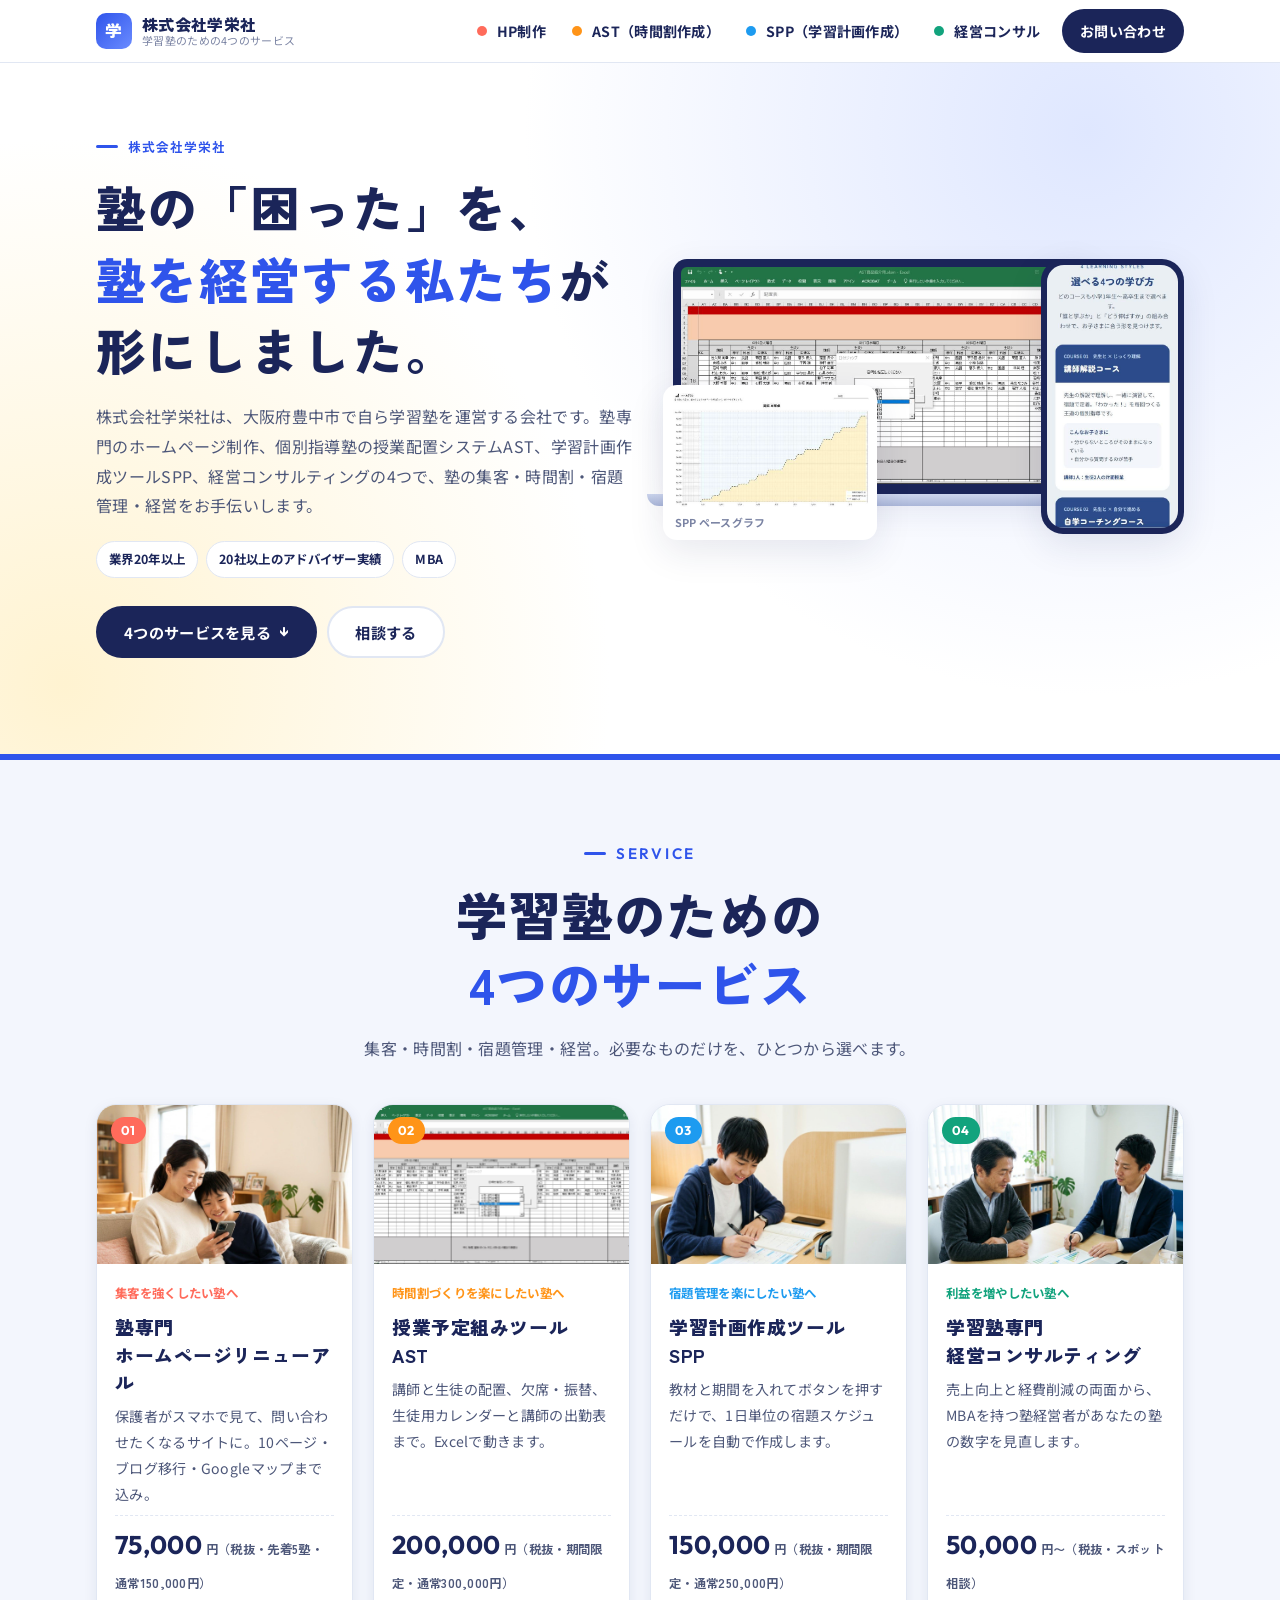
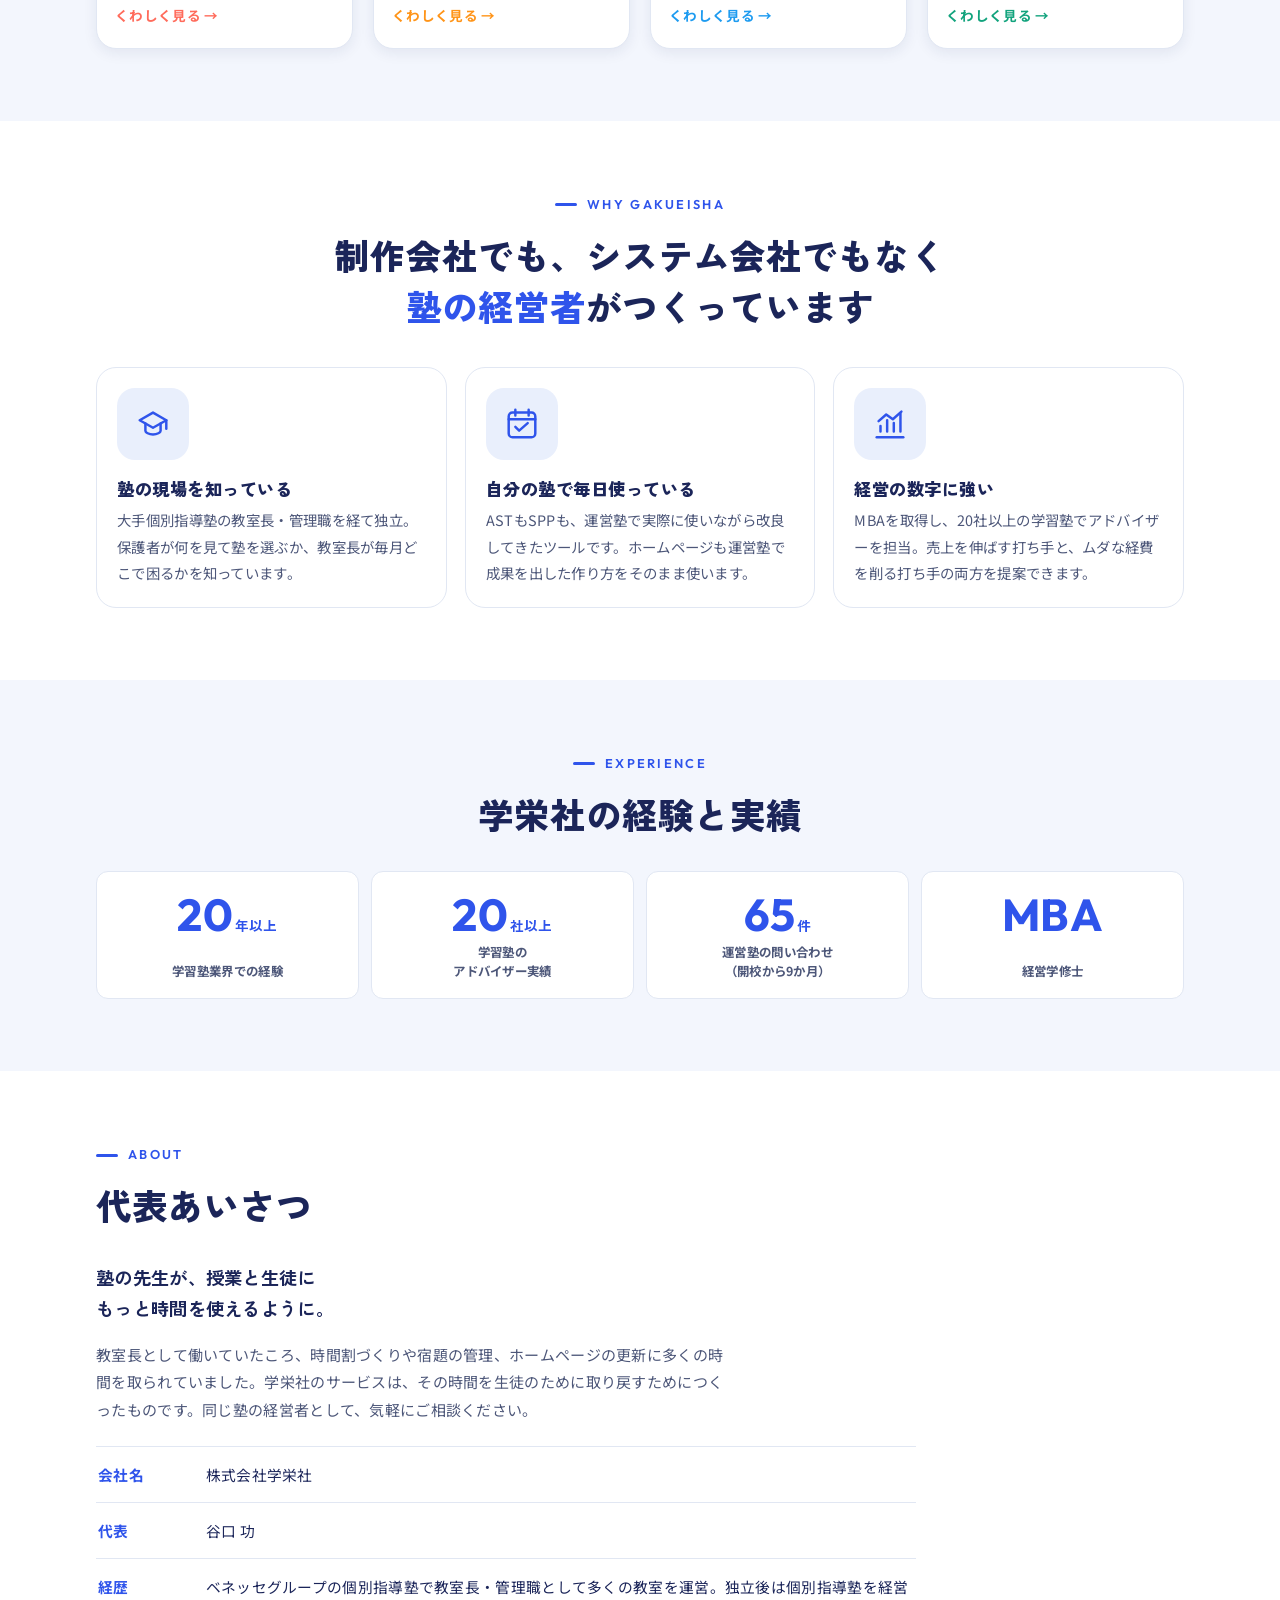
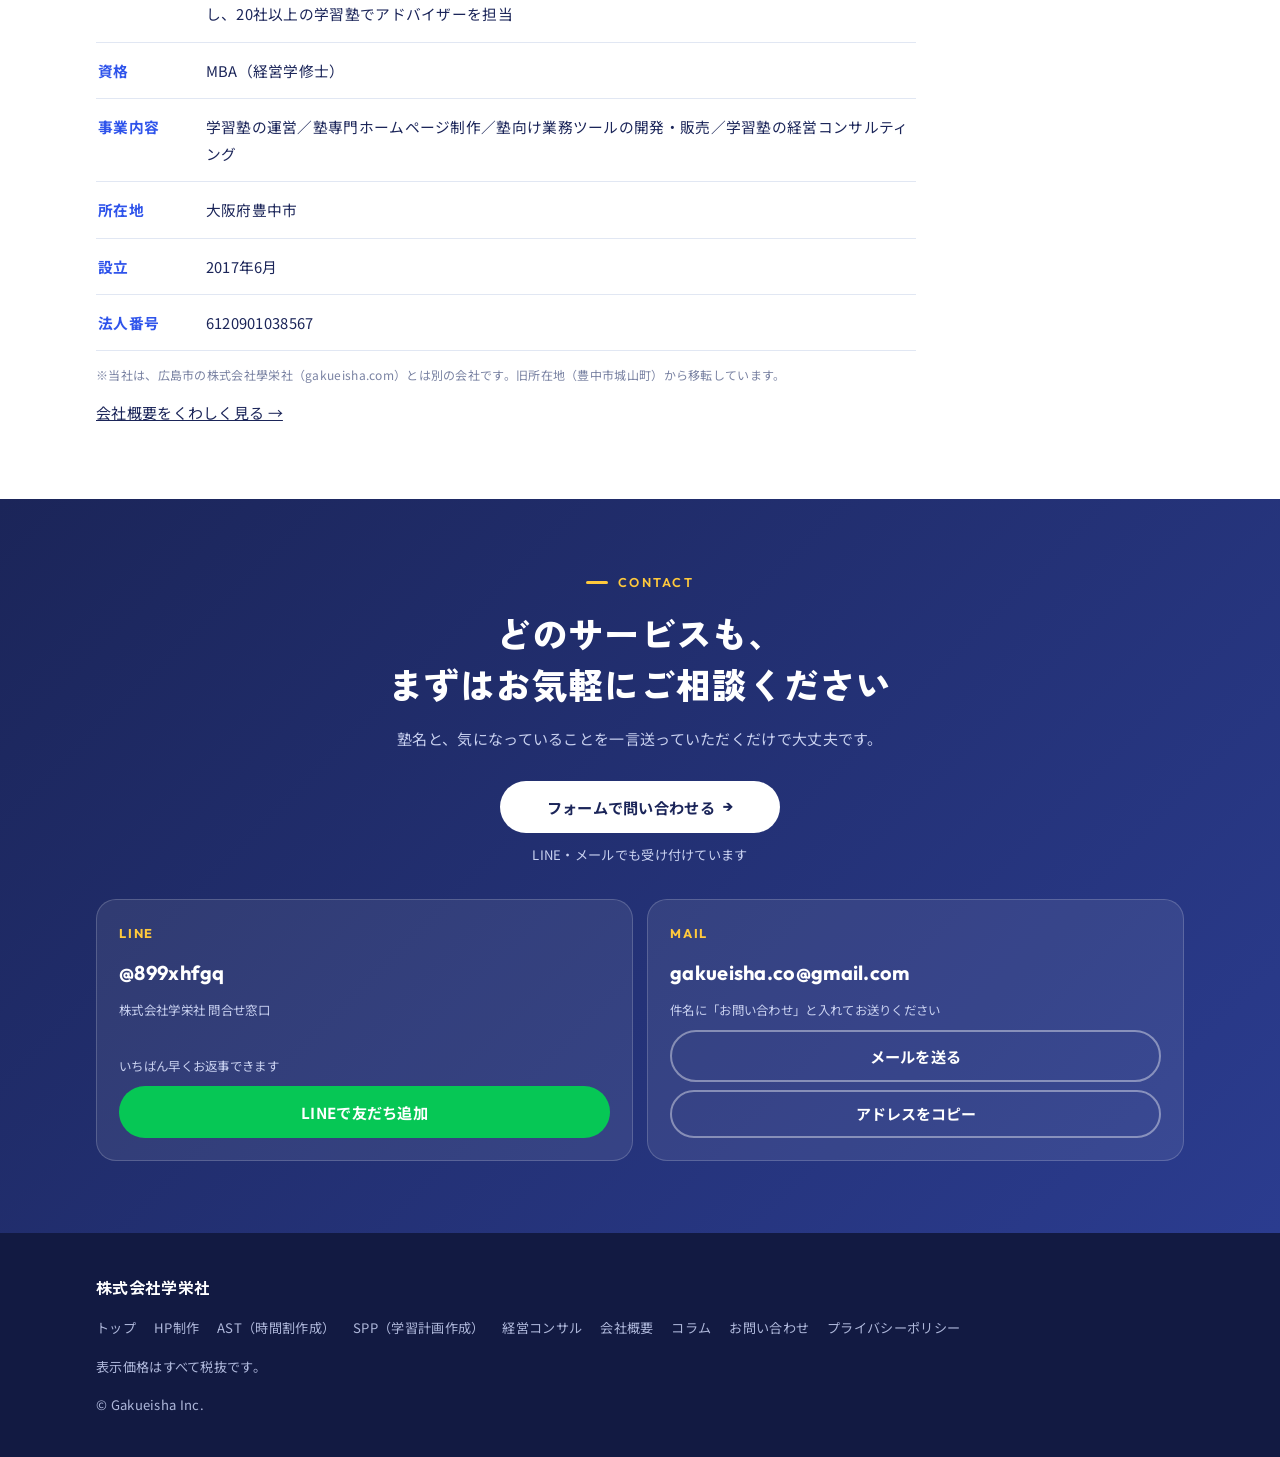
<file: index.html>
<!doctype html>
<html lang="ja">
<head>
<meta charset="utf-8">
<meta name="viewport" content="width=device-width, initial-scale=1, viewport-fit=cover">
<title>株式会社学栄社｜個別指導塾の授業配置システム・塾専門HP制作・経営コンサル</title>
<meta name="description" content="学習塾を運営する株式会社学栄社が、塾のための4つのサービスを提供。個別指導塾の授業配置システムAST、学習計画作成ツールSPP、塾専門ホームページリニューアル、学習塾専門の経営コンサルティング。">
<link rel="preconnect" href="https://fonts.googleapis.com"><link rel="preconnect" href="https://fonts.gstatic.com" crossorigin>
<link rel="stylesheet" href="https://fonts.googleapis.com/css2?family=Zen+Kaku+Gothic+New:wght@500;700;900&family=Noto+Sans+JP:wght@400;500;700&family=Outfit:wght@500;600;700;800&display=swap">
<!--SEO-->
<link rel="canonical" href="https://gakueisha.jp/">
<meta property="og:type" content="website">
<meta property="og:site_name" content="株式会社学栄社">
<meta property="og:title" content="株式会社学栄社｜個別指導塾の授業配置システム・塾専門HP制作・経営コンサル">
<meta property="og:description" content="学習塾を運営する株式会社学栄社が、塾のための4つのサービスを提供。個別指導塾の授業配置システムAST、学習計画作成ツールSPP、塾専門ホームページリニューアル、学習塾専門の経営コンサルティング。">
<meta property="og:url" content="https://gakueisha.jp/">
<meta property="og:image" content="https://gakueisha.jp/img/og.jpg">
<meta property="og:locale" content="ja_JP">
<meta name="twitter:card" content="summary_large_image">
<link rel="icon" href="img/favicon.svg" type="image/svg+xml">
<script type="application/ld+json">{"@context": "https://schema.org", "@graph": [{"@type": "Organization", "@id": "https://gakueisha.jp/#org", "name": "株式会社学栄社", "alternateName": "Gakueisha Inc.", "url": "https://gakueisha.jp/", "logo": "https://gakueisha.jp/img/og.jpg", "email": "gakueisha.co@gmail.com", "address": {"@type": "PostalAddress", "addressRegion": "大阪府", "addressLocality": "豊中市", "addressCountry": "JP"}, "foundingDate": "2017-06", "identifier": {"@type": "PropertyValue", "propertyID": "法人番号", "value": "6120901038567"}, "sameAs": ["https://info.gbiz.go.jp/hojin/ichiran?hojinBango=6120901038567"]}, {"@type": "WebSite", "name": "株式会社学栄社", "url": "https://gakueisha.jp/", "publisher": {"@id": "https://gakueisha.jp/#org"}, "inLanguage": "ja"}]}</script>
<!--/SEO-->
<link rel="stylesheet" href="site.css">
<style>.eyebrow-jp{text-transform:none;letter-spacing:.08em;font-family:var(--f-jp)}</style>
<!-- Google tag (gtag.js) -->
<script async src="https://www.googletagmanager.com/gtag/js?id=G-DGD4G7DNEV"></script>
<script>window.dataLayer=window.dataLayer||[];function gtag(){dataLayer.push(arguments);}gtag('js',new Date());gtag('config','G-DGD4G7DNEV');</script>
</head>
<body data-page="top">
<header class="top"><div class="wrap"><a class="logo" href="./"><span class="mk">学</span><span><b>株式会社学栄社</b><small>学習塾のための4つのサービス</small></span></a><button class="menu-btn" type="button" aria-label="メニュー" aria-expanded="false"><span></span></button><nav class="gnav"><a href="hp.html"><i style="background:var(--hp)"></i>HP制作</a><a href="ast.html"><i style="background:var(--ast)"></i>AST（時間割作成）</a><a href="spp.html"><i style="background:var(--spp)"></i>SPP（学習計画作成）</a><a href="consult.html"><i style="background:var(--con)"></i>経営コンサル</a><a class="cta" href="contact.html">お問い合わせ</a></nav></div></header>

<section class="t-hero">
  <div class="wrap grid">
    <div>
      <p class="eyebrow eyebrow-jp">株式会社学栄社</p>
      <h1>塾の「困った」を、<br><span class="c">塾を経営する私たち</span>が<br>形にしました。</h1>
      <p class="lead">株式会社学栄社は、大阪府豊中市で自ら学習塾を運営する会社です。塾専門のホームページ制作、個別指導塾の授業配置システムAST、学習計画作成ツールSPP、経営コンサルティングの4つで、塾の集客・時間割・宿題管理・経営をお手伝いします。</p>
      <div class="chips"><span>業界20年以上</span><span>20社以上のアドバイザー実績</span><span>MBA</span></div>
      <div class="btns"><a class="btn btn-ink" href="#service">4つのサービスを見る <span class="arw">↓</span></a><a class="btn btn-ghost" href="#contact">相談する</a></div>
    </div>
    <div class="collage rv">
      <div class="laptop"><img src="img/ast-timetable.jpg" alt="授業予定組みツールASTの配置表画面" width="1200" height="641"></div>
      <div class="phone"><img src="img/case-course.jpg" alt="制作したホームページのスマホ表示" width="399" height="800"></div>
      <div class="float"><img src="img/spp-graph.jpg" alt="SPPのペースグラフ" width="675" height="389"><p>SPP ペースグラフ</p></div>
    </div>
  </div>
</section>

<section id="service" class="bg-soft">
  <div class="wrap">
    <div class="center svc-head"><p class="eyebrow">Service</p><h2 class="h2 big">学習塾のための<br><em>4つのサービス</em></h2>
    <p class="lead">集客・時間割・宿題管理・経営。必要なものだけを、ひとつから選べます。</p></div>
    <div class="svc">
      <a class="s-hp rv" href="hp.html">
        <div class="thumb"><span class="no">01</span><img src="img/p01.jpg" alt="スマホで塾のホームページを見る保護者" width="800" height="600"></div>
        <div class="body"><p class="for">集客を強くしたい塾へ</p><h3>塾専門<br>ホームページリニューアル</h3><p class="desc">保護者がスマホで見て、問い合わせたくなるサイトに。10ページ・ブログ移行・Googleマップまで込み。</p><p class="meta">75,000<small>円（税抜・先着5塾・通常150,000円）</small></p><span class="go">くわしく見る →</span></div>
      </a>
      <a class="s-ast rv" href="ast.html">
        <div class="thumb"><span class="no">02</span><img src="img/ast-timetable.jpg" alt="ASTの配置表画面" width="1200" height="641"></div>
        <div class="body"><p class="for">時間割づくりを楽にしたい塾へ</p><h3>授業予定組みツール<br>AST</h3><p class="desc">講師と生徒の配置、欠席・振替、生徒用カレンダーと講師の出勤表まで。Excelで動きます。</p><p class="meta">200,000<small>円（税抜・期間限定・通常300,000円）</small></p><span class="go">くわしく見る →</span></div>
      </a>
      <a class="s-spp rv" href="spp.html">
        <div class="thumb"><span class="no">03</span><img src="img/p07.jpg" alt="学習計画表を見ながら自習する中学生" width="900" height="649"></div>
        <div class="body"><p class="for">宿題管理を楽にしたい塾へ</p><h3>学習計画作成ツール<br>SPP</h3><p class="desc">教材と期間を入れてボタンを押すだけで、1日単位の宿題スケジュールを自動で作成します。</p><p class="meta">150,000<small>円（税抜・期間限定・通常250,000円）</small></p><span class="go">くわしく見る →</span></div>
      </a>
      <a class="s-con rv" href="consult.html">
        <div class="thumb"><span class="no">04</span><img src="img/p06.jpg" alt="グラフを見ながら打ち合わせをする2人" width="800" height="600"></div>
        <div class="body"><p class="for">利益を増やしたい塾へ</p><h3>学習塾専門<br>経営コンサルティング</h3><p class="desc">売上向上と経費削減の両面から、MBAを持つ塾経営者があなたの塾の数字を見直します。</p><p class="meta">50,000<small>円〜（税抜・スポット相談）</small></p><span class="go">くわしく見る →</span></div>
      </a>
    </div>
  </div>
</section>

<section>
  <div class="wrap">
    <div class="center"><p class="eyebrow">Why Gakueisha</p><h2 class="h2">制作会社でも、システム会社でもなく<br><em>塾の経営者</em>がつくっています</h2></div>
    <div class="why">
      <article class="rv"><div class="ic"><svg viewBox="0 0 40 40" fill="none" stroke="#2f54eb" stroke-width="2.6" stroke-linecap="round" stroke-linejoin="round"><path d="M6 16l14-8 14 8-14 8z"/><path d="M12 19.5V27c0 2 3.6 4 8 4s8-2 8-4v-7.5"/><path d="M34 16v9"/></svg></div>
        <div><h3>塾の現場を知っている</h3><p>大手個別指導塾の教室長・管理職を経て独立。保護者が何を見て塾を選ぶか、教室長が毎月どこで困るかを知っています。</p></div></article>
      <article class="rv"><div class="ic"><svg viewBox="0 0 40 40" fill="none" stroke="#2f54eb" stroke-width="2.6" stroke-linecap="round" stroke-linejoin="round"><rect x="6" y="8" width="28" height="26" rx="4"/><path d="M6 15h28M13 5v6M27 5v6"/><path d="M13 23l4 4 9-8"/></svg></div>
        <div><h3>自分の塾で毎日使っている</h3><p>ASTもSPPも、運営塾で実際に使いながら改良してきたツールです。ホームページも運営塾で成果を出した作り方をそのまま使います。</p></div></article>
      <article class="rv"><div class="ic"><svg viewBox="0 0 40 40" fill="none" stroke="#2f54eb" stroke-width="2.6" stroke-linecap="round" stroke-linejoin="round"><path d="M6 34h28"/><path d="M10 28v-6M17 28V16M24 28v-9M31 28V9"/><path d="M8 17l8-7 7 5 9-8"/></svg></div>
        <div><h3>経営の数字に強い</h3><p>MBAを取得し、20社以上の学習塾でアドバイザーを担当。売上を伸ばす打ち手と、ムダな経費を削る打ち手の両方を提案できます。</p></div></article>
    </div>
  </div>
</section>

<section class="bg-soft">
  <div class="wrap">
    <div class="center"><p class="eyebrow">Experience</p><h2 class="h2">学栄社の経験と実績</h2></div>
    <div class="stats">
      <div class="rv"><b>20<small>年以上</small></b><span>学習塾業界での経験</span></div>
      <div class="rv"><b>20<small>社以上</small></b><span>学習塾の<br>アドバイザー実績</span></div>
      <div class="rv"><b>65<small>件</small></b><span>運営塾の問い合わせ<br>（開校から9か月）</span></div>
      <div class="rv"><b>MBA</b><span>経営学修士</span></div>
    </div>
  </div>
</section>

<section>
  <div class="wrap">
    <p class="eyebrow">About</p><h2 class="h2">代表あいさつ</h2>
    <div class="prof" style="grid-template-columns:1fr;max-width:820px">
      <div class="rv">
        <p style="font-family:var(--f-jp);font-weight:700;font-size:1.15rem;line-height:1.7">塾の先生が、授業と生徒に<br>もっと時間を使えるように。</p>
        <p class="lead">教室長として働いていたころ、時間割づくりや宿題の管理、ホームページの更新に多くの時間を取られていました。学栄社のサービスは、その時間を生徒のために取り戻すためにつくったものです。同じ塾の経営者として、気軽にご相談ください。</p>
        <div class="career" style="margin-top:22px">
          <div><span class="k">会社名</span><span>株式会社学栄社</span></div>
          <div><span class="k">代表</span><span>谷口 功</span></div>
          <div><span class="k">経歴</span><span>ベネッセグループの個別指導塾で教室長・管理職として多くの教室を運営。独立後は個別指導塾を経営し、20社以上の学習塾でアドバイザーを担当</span></div>
          <div><span class="k">資格</span><span>MBA（経営学修士）</span></div>
          <div><span class="k">事業内容</span><span>学習塾の運営／塾専門ホームページ制作／塾向け業務ツールの開発・販売／学習塾の経営コンサルティング</span></div>
          <div><span class="k">所在地</span><span>大阪府豊中市</span></div>
          <div><span class="k">設立</span><span>2017年6月</span></div>
          <div><span class="k">法人番号</span><span>6120901038567</span></div>
        </div>
        <p style="margin-top:14px;font-size:.75rem;line-height:1.7;color:var(--muted)">※当社は、広島市の株式会社學栄社（gakueisha.com）とは別の会社です。旧所在地（豊中市城山町）から移転しています。</p>
        <p style="margin-top:14px"><a href="company.html">会社概要をくわしく見る →</a></p>
      </div>
    </div>
  </div>
</section>

<div id="ct" data-subject="お問い合わせ" data-title="どのサービスも、<br>まずはお気軽にご相談ください"></div>
<footer><div class="wrap"><b>株式会社学栄社</b><nav><a href="./">トップ</a><a href="hp.html">HP制作</a><a href="ast.html">AST（時間割作成）</a><a href="spp.html">SPP（学習計画作成）</a><a href="consult.html">経営コンサル</a><a href="company.html">会社概要</a><a href="column.html">コラム</a><a href="contact.html">お問い合わせ</a><a href="privacy.html">プライバシーポリシー</a></nav><span>表示価格はすべて税抜です。</span><span>© Gakueisha Inc.</span></div></footer>
<script src="main.js"></script>
</body>
</html>
</file>
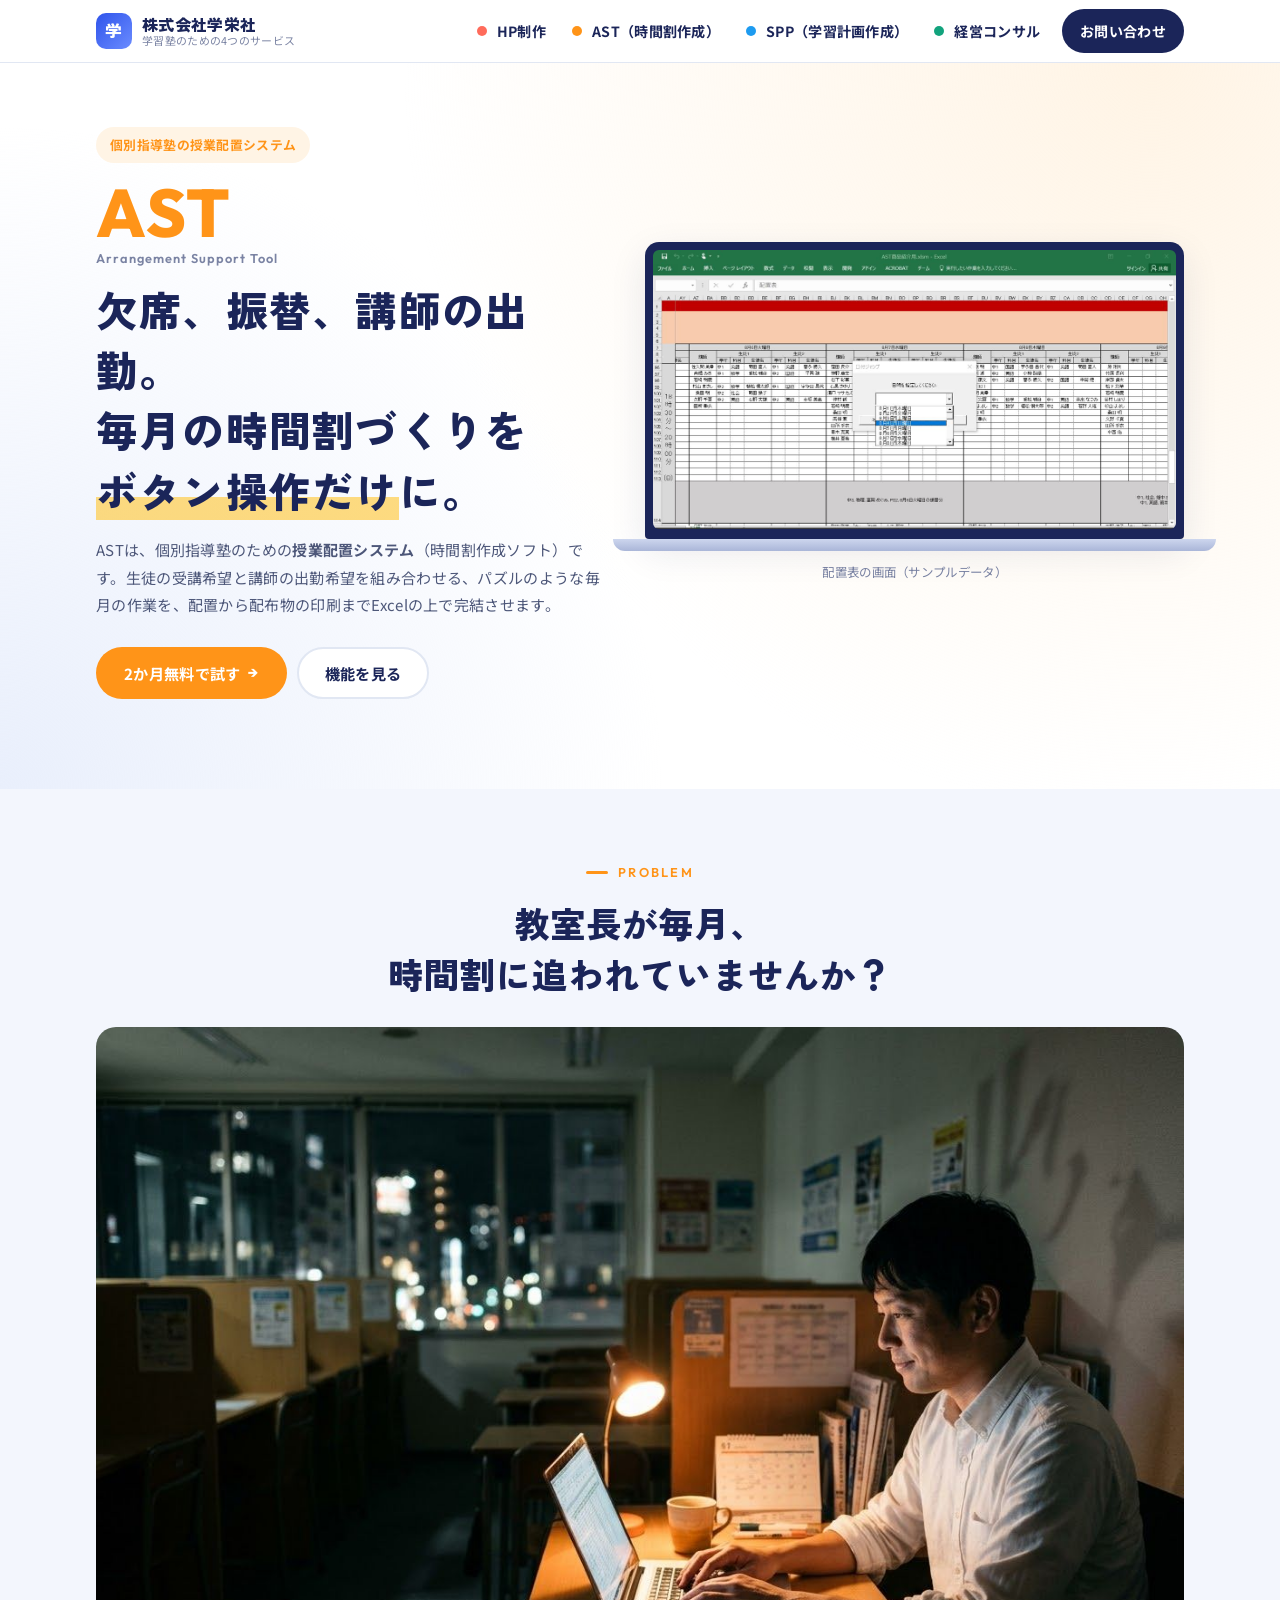
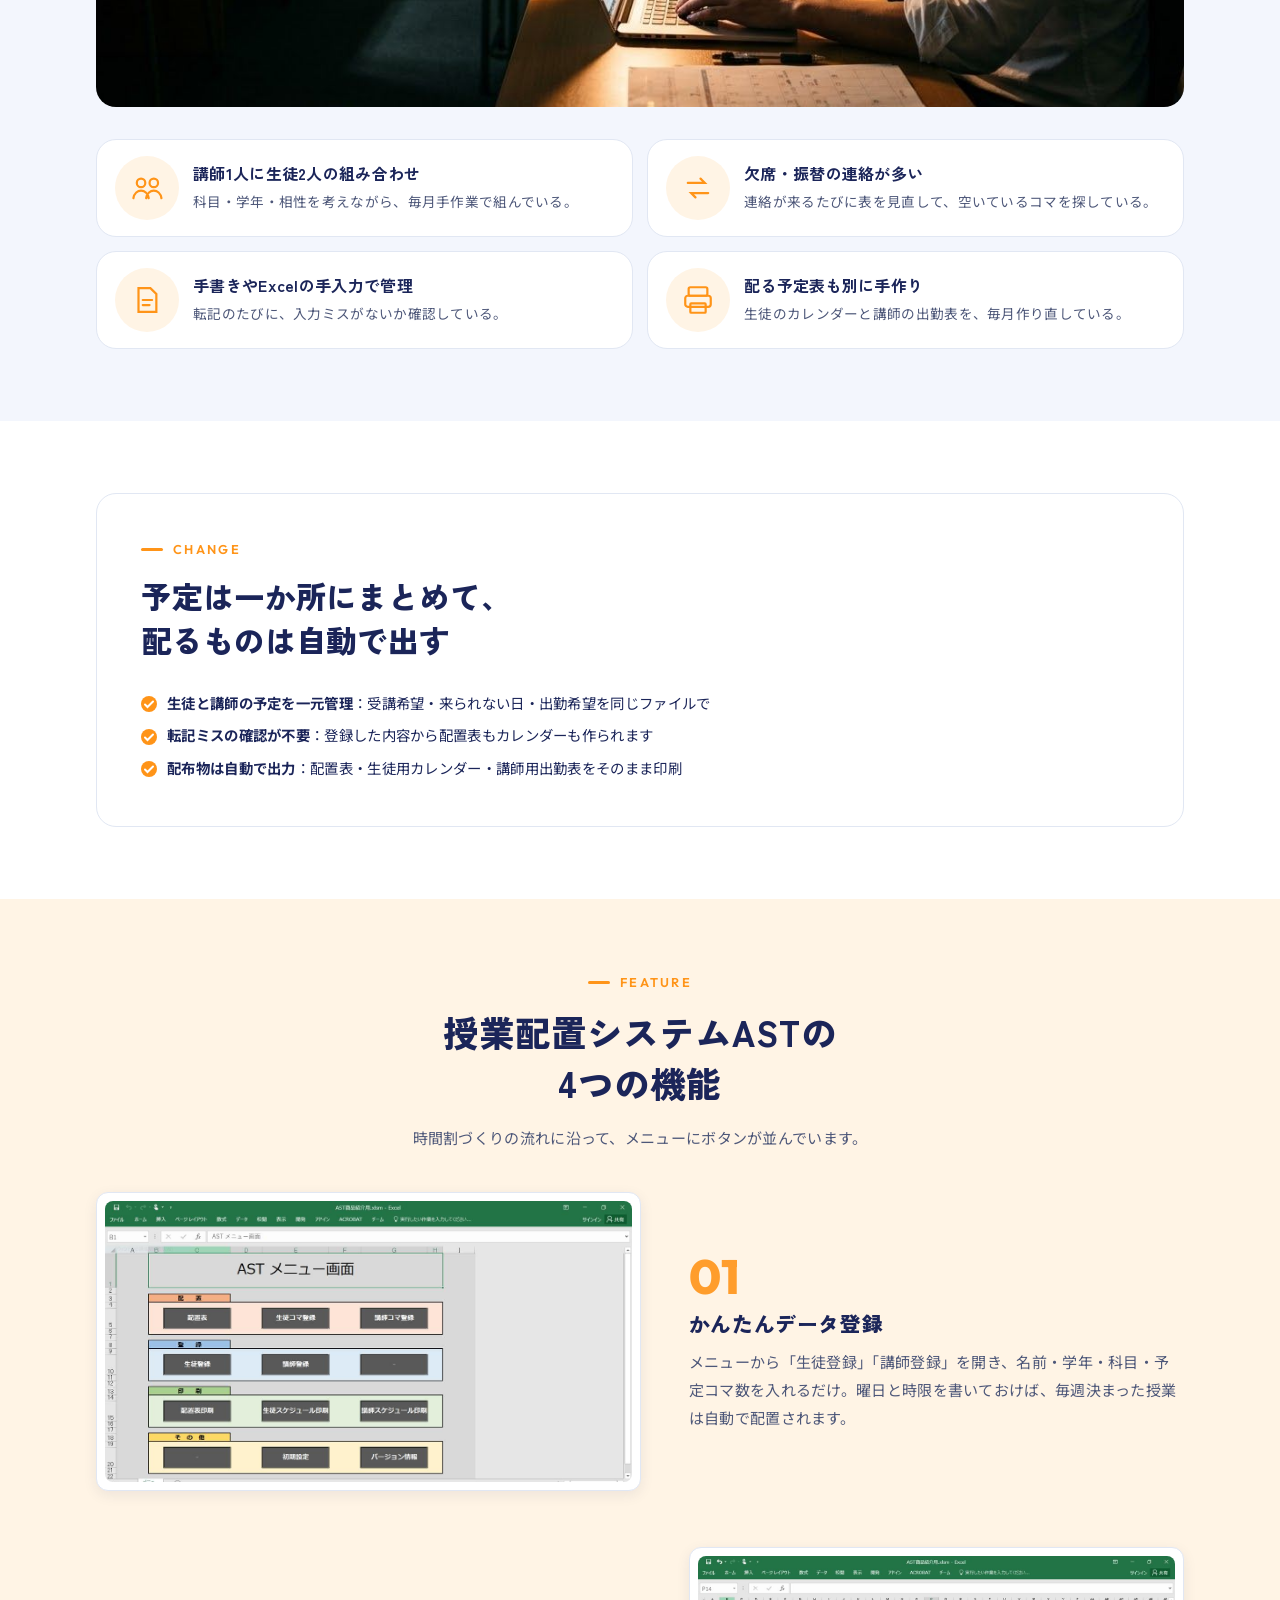
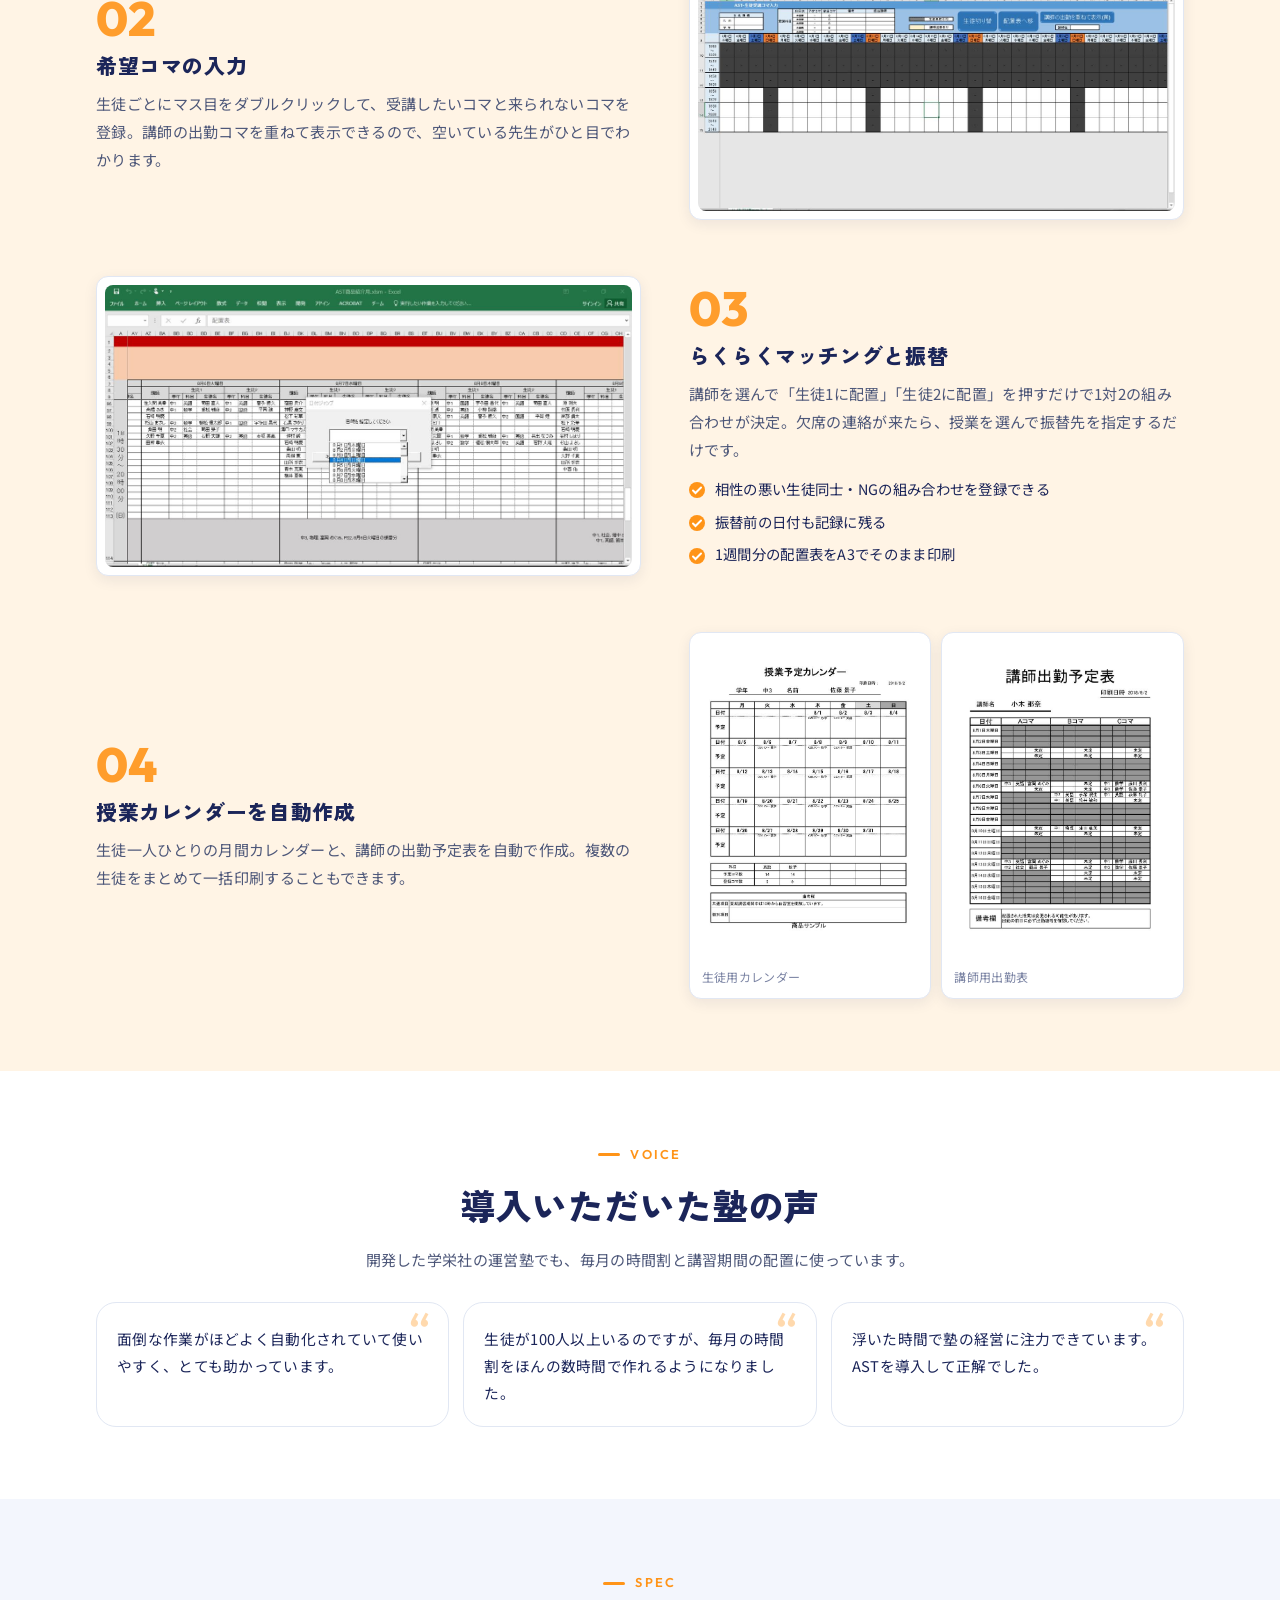
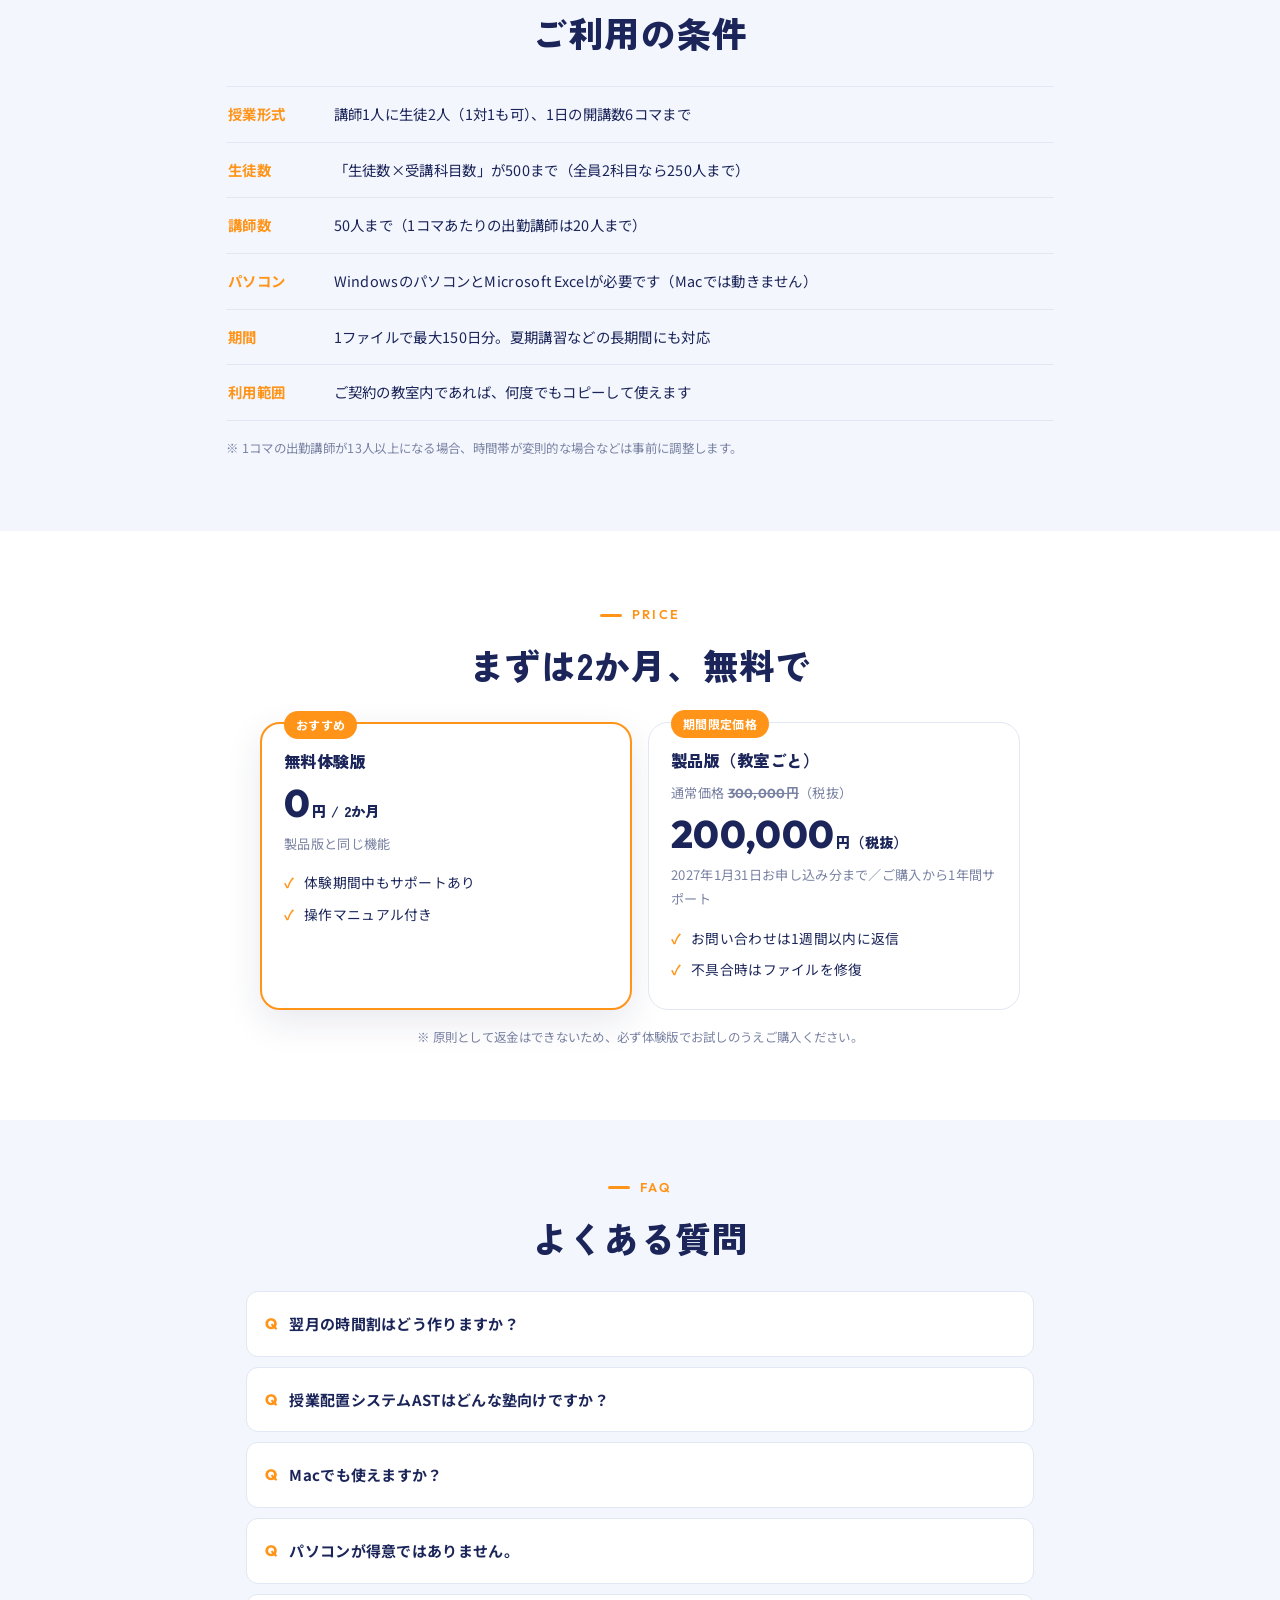
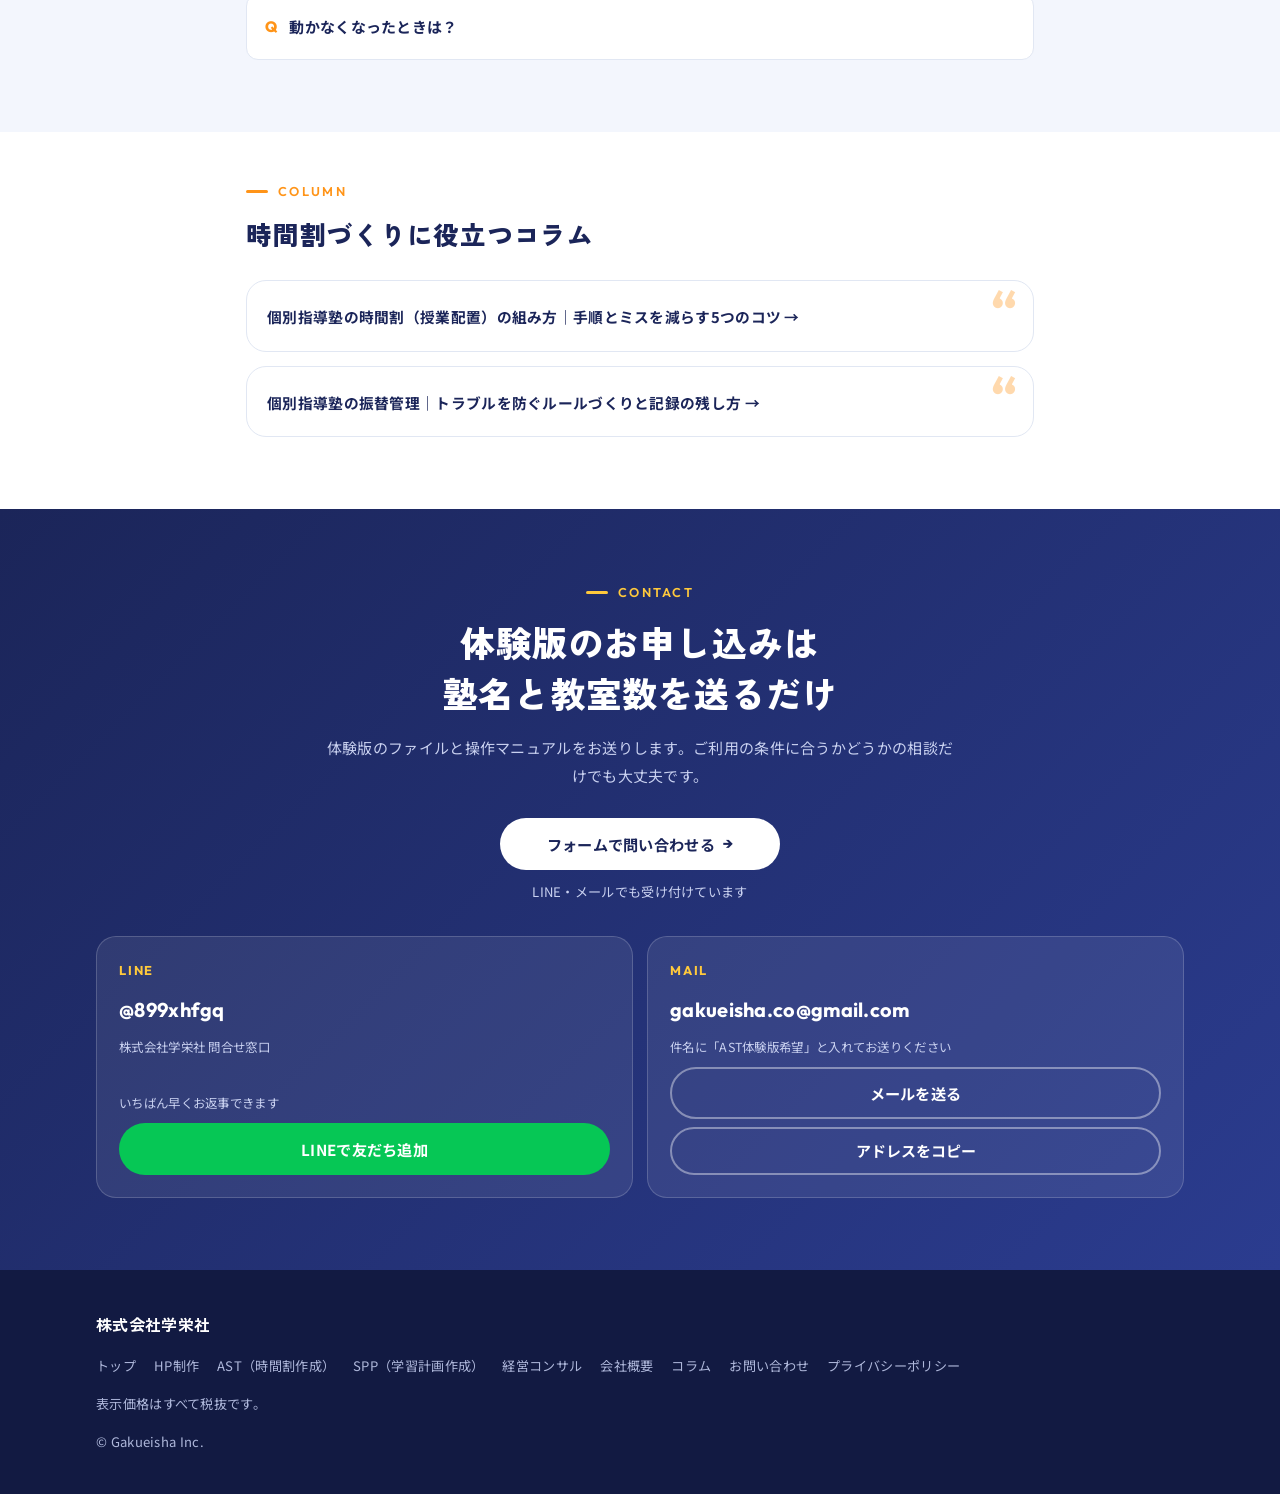
<file: ast.html>
<!doctype html>
<html lang="ja">
<head>
<meta charset="utf-8">
<meta name="viewport" content="width=device-width, initial-scale=1, viewport-fit=cover">
<title>授業配置システムAST｜個別指導塾の時間割作成ソフト（Excel）｜学栄社</title>
<meta name="description" content="個別指導塾のための授業配置システム「AST」。講師と生徒の授業配置、欠席・振替、生徒用カレンダーと講師の出勤表の印刷までExcelで完結する時間割作成ソフトです。1対2・1対1対応、2か月の無料体験版あり。">
<link rel="preconnect" href="https://fonts.googleapis.com"><link rel="preconnect" href="https://fonts.gstatic.com" crossorigin>
<link rel="stylesheet" href="https://fonts.googleapis.com/css2?family=Zen+Kaku+Gothic+New:wght@500;700;900&family=Noto+Sans+JP:wght@400;500;700&family=Outfit:wght@500;600;700;800&display=swap">
<!--SEO-->
<link rel="canonical" href="https://gakueisha.jp/ast.html">
<meta property="og:type" content="website">
<meta property="og:site_name" content="株式会社学栄社">
<meta property="og:title" content="授業配置システムAST｜個別指導塾の時間割作成ソフト（Excel）｜学栄社">
<meta property="og:description" content="個別指導塾のための授業配置システム「AST」。講師と生徒の授業配置、欠席・振替、生徒用カレンダーと講師の出勤表の印刷までExcelで完結する時間割作成ソフトです。1対2・1対1対応、2か月の無料体験版あり。">
<meta property="og:url" content="https://gakueisha.jp/ast.html">
<meta property="og:image" content="https://gakueisha.jp/img/og-ast.jpg">
<meta property="og:locale" content="ja_JP">
<meta name="twitter:card" content="summary_large_image">
<link rel="icon" href="img/favicon.svg" type="image/svg+xml">
<script type="application/ld+json">{"@context": "https://schema.org", "@graph": [{"@type": "SoftwareApplication", "name": "AST（Arrangement Support Tool）授業配置システム", "alternateName": ["AST", "授業予定組みツール", "個別指導塾 時間割作成ソフト"], "applicationCategory": "BusinessApplication", "operatingSystem": "Windows（Microsoft Excelが必要）", "description": "個別指導塾のための授業配置システム。講師と生徒の授業配置、欠席・振替、生徒用カレンダー・講師出勤表の印刷までExcelで行えます。", "url": "https://gakueisha.jp/ast.html", "image": "https://gakueisha.jp/img/ast-timetable.jpg", "offers": {"@type": "Offer", "price": "200000", "priceCurrency": "JPY", "priceValidUntil": "2027-01-31", "description": "期間限定価格（税抜・教室ごと）。2か月の無料体験版あり。"}, "publisher": {"@id": "https://gakueisha.jp/#org"}}, {"@type": "FAQPage", "mainEntity": [{"@type": "Question", "name": "授業配置システムASTはどんな塾向けですか？", "acceptedAnswer": {"@type": "Answer", "text": "講師1人に生徒2人（1対1も可）の個別指導塾向けです。1日の開講数6コマまで、講師50人まで、「生徒数×受講科目数」が500まで扱えます。"}}, {"@type": "Question", "name": "翌月の時間割はどう作りますか？", "acceptedAnswer": {"@type": "Answer", "text": "今月のファイルをコピーして名前を変え、メニューの「初期設定」を押すだけです。生徒と講師の情報を引き継いだまま新しい月を作れます。"}}, {"@type": "Question", "name": "パソコンが得意ではありません。", "acceptedAnswer": {"@type": "Answer", "text": "基本の操作はメニューのボタンをクリックするだけです。操作マニュアルもお渡しします。"}}, {"@type": "Question", "name": "Macでも使えますか？", "acceptedAnswer": {"@type": "Answer", "text": "WindowsのパソコンとMicrosoft Excelが必要です。Macでは動きません。"}}]}, {"@type": "BreadcrumbList", "itemListElement": [{"@type": "ListItem", "position": 1, "name": "トップ", "item": "https://gakueisha.jp/"}, {"@type": "ListItem", "position": 2, "name": "授業配置システムAST", "item": "https://gakueisha.jp/ast.html"}]}]}</script>
<!--/SEO-->
<link rel="stylesheet" href="site.css">
<style>.prints{display:grid;grid-template-columns:1fr 1fr;gap:10px}</style>
<!-- Google tag (gtag.js) -->
<script async src="https://www.googletagmanager.com/gtag/js?id=G-DGD4G7DNEV"></script>
<script>window.dataLayer=window.dataLayer||[];function gtag(){dataLayer.push(arguments);}gtag('js',new Date());gtag('config','G-DGD4G7DNEV');</script>
</head>
<body class="p-ast" data-page="ast">
<header class="top"><div class="wrap"><a class="logo" href="./"><span class="mk">学</span><span><b>株式会社学栄社</b><small>学習塾のための4つのサービス</small></span></a><button class="menu-btn" type="button" aria-label="メニュー" aria-expanded="false"><span></span></button><nav class="gnav"><a href="hp.html"><i style="background:var(--hp)"></i>HP制作</a><a href="ast.html" aria-current="page"><i style="background:var(--ast)"></i>AST（時間割作成）</a><a href="spp.html"><i style="background:var(--spp)"></i>SPP（学習計画作成）</a><a href="consult.html"><i style="background:var(--con)"></i>経営コンサル</a><a class="cta" href="contact.html">お問い合わせ</a></nav></div></header>

<section class="s-hero">
  <div class="wrap grid">
    <div>
      <span class="tag">個別指導塾の授業配置システム</span>
      <p class="name">AST<small>Arrangement Support Tool</small></p>
      <h1>欠席、振替、講師の出勤。<br>毎月の時間割づくりを<br><span class="mark">ボタン操作だけ</span>に。</h1>
      <p class="lead">ASTは、個別指導塾のための<b>授業配置システム</b>（時間割作成ソフト）です。生徒の受講希望と講師の出勤希望を組み合わせる、パズルのような毎月の作業を、配置から配布物の印刷までExcelの上で完結させます。</p>
      <div class="btns"><a class="btn btn-main" href="#contact">2か月無料で試す <span class="arw">→</span></a><a class="btn btn-ghost" href="#feature">機能を見る</a></div>
    </div>
    <div class="vis rv">
      <div class="laptop"><img src="img/ast-timetable.jpg" alt="ASTの配置表画面。日付と時限ごとに講師と生徒の授業が並ぶ" width="1200" height="641"></div>
      <p class="fine" style="text-align:center;margin-top:22px">配置表の画面（サンプルデータ）</p>
    </div>
  </div>
</section>

<section class="bg-soft">
  <div class="wrap">
    <div class="center"><p class="eyebrow">Problem</p><h2 class="h2">教室長が毎月、<br>時間割に追われていませんか？</h2></div>
    <div class="pimg rv"><img src="img/p03.jpg" alt="授業後の教室で時間割を組む教室長" width="1200" height="896" loading="lazy"></div>
    <div class="probs">
      <article class="rv"><div class="ic" style="color:var(--c)"><svg viewBox="0 0 40 40" fill="none" stroke="currentColor" stroke-width="2.6" stroke-linecap="round"><circle cx="13" cy="14" r="5"/><circle cx="28" cy="14" r="5"/><path d="M4 32c1-6 5-9 9-9s8 3 9 9M19 32c1-6 5-9 9-9s8 3 9 9"/></svg></div><div><b>講師1人に生徒2人の組み合わせ</b><span>科目・学年・相性を考えながら、毎月手作業で組んでいる。</span></div></article>
      <article class="rv"><div class="ic" style="color:var(--c)"><svg viewBox="0 0 40 40" fill="none" stroke="currentColor" stroke-width="2.6" stroke-linecap="round"><path d="M8 14h20l-5-5M32 26H12l5 5"/></svg></div><div><b>欠席・振替の連絡が多い</b><span>連絡が来るたびに表を見直して、空いているコマを探している。</span></div></article>
      <article class="rv"><div class="ic" style="color:var(--c)"><svg viewBox="0 0 40 40" fill="none" stroke="currentColor" stroke-width="2.6" stroke-linecap="round"><path d="M10 6h14l7 7v21H10z"/><path d="M15 20h11M15 26h8"/></svg></div><div><b>手書きやExcelの手入力で管理</b><span>転記のたびに、入力ミスがないか確認している。</span></div></article>
      <article class="rv"><div class="ic" style="color:var(--c)"><svg viewBox="0 0 40 40" fill="none" stroke="currentColor" stroke-width="2.6" stroke-linecap="round"><rect x="9" y="5" width="22" height="10" rx="2"/><rect x="5" y="15" width="30" height="13" rx="3"/><rect x="11" y="24" width="18" height="11" rx="1"/></svg></div><div><b>配る予定表も別に手作り</b><span>生徒のカレンダーと講師の出勤表を、毎月作り直している。</span></div></article>
    </div>
  </div>
</section>

<section>
  <div class="wrap">
    <div class="band rv" style="grid-template-columns:1fr">
      <div class="tx">
        <p class="eyebrow">Change</p>
        <h2 class="h2" style="font-size:clamp(1.35rem,5vw,1.9rem)">予定は一か所にまとめて、<br>配るものは自動で出す</h2>
        <div class="zig" style="margin-top:16px;gap:0"><ul>
          <li><b>生徒と講師の予定を一元管理</b>：受講希望・来られない日・出勤希望を同じファイルで</li>
          <li><b>転記ミスの確認が不要</b>：登録した内容から配置表もカレンダーも作られます</li>
          <li><b>配布物は自動で出力</b>：配置表・生徒用カレンダー・講師用出勤表をそのまま印刷</li>
        </ul></div>
      </div>
    </div>
  </div>
</section>

<section id="feature" class="bg-c">
  <div class="wrap">
    <div class="center"><p class="eyebrow">Feature</p><h2 class="h2">授業配置システムASTの<br>4つの機能</h2><p class="lead">時間割づくりの流れに沿って、メニューにボタンが並んでいます。</p></div>
    <div class="zig">
      <article class="rv">
        <figure class="media shot"><img src="img/ast-menu.jpg" alt="ASTのメニュー画面。配置・登録・印刷・その他のボタン" width="1200" height="641"></figure>
        <div><p class="num">01</p><h3>かんたんデータ登録</h3><p>メニューから「生徒登録」「講師登録」を開き、名前・学年・科目・予定コマ数を入れるだけ。曜日と時限を書いておけば、毎週決まった授業は自動で配置されます。</p></div>
      </article>
      <article class="rv">
        <figure class="media shot"><img src="img/ast-student.jpg" alt="生徒コマ登録の画面。日付と時限のマス目" width="1200" height="641"></figure>
        <div><p class="num">02</p><h3>希望コマの入力</h3><p>生徒ごとにマス目をダブルクリックして、受講したいコマと来られないコマを登録。講師の出勤コマを重ねて表示できるので、空いている先生がひと目でわかります。</p></div>
      </article>
      <article class="rv">
        <figure class="media shot"><img src="img/ast-timetable.jpg" alt="配置表画面" width="1200" height="641"></figure>
        <div><p class="num">03</p><h3>らくらくマッチングと振替</h3><p>講師を選んで「生徒1に配置」「生徒2に配置」を押すだけで1対2の組み合わせが決定。欠席の連絡が来たら、授業を選んで振替先を指定するだけです。</p>
          <ul><li>相性の悪い生徒同士・NGの組み合わせを登録できる</li><li>振替前の日付も記録に残る</li><li>1週間分の配置表をA3でそのまま印刷</li></ul></div>
      </article>
      <article class="rv">
        <div class="media prints"><figure class="shot"><img src="img/ast-calendar.jpg" alt="生徒用カレンダーの印刷サンプル"><figcaption>生徒用カレンダー</figcaption></figure><figure class="shot"><img src="img/ast-shift.jpg" alt="講師用出勤表の印刷サンプル"><figcaption>講師用出勤表</figcaption></figure></div>
        <div><p class="num">04</p><h3>授業カレンダーを自動作成</h3><p>生徒一人ひとりの月間カレンダーと、講師の出勤予定表を自動で作成。複数の生徒をまとめて一括印刷することもできます。</p></div>
      </article>
    </div>
  </div>
</section>

<section>
  <div class="wrap">
    <div class="center"><p class="eyebrow">Voice</p><h2 class="h2">導入いただいた塾の声</h2><p class="lead">開発した学栄社の運営塾でも、毎月の時間割と講習期間の配置に使っています。</p></div>
    <div class="voices">
      <blockquote class="rv">面倒な作業がほどよく自動化されていて使いやすく、とても助かっています。</blockquote>
      <blockquote class="rv">生徒が100人以上いるのですが、毎月の時間割をほんの数時間で作れるようになりました。</blockquote>
      <blockquote class="rv">浮いた時間で塾の経営に注力できています。ASTを導入して正解でした。</blockquote>
    </div>
  </div>
</section>

<section class="bg-soft">
  <div class="wrap" style="max-width:860px">
    <div class="center"><p class="eyebrow">Spec</p><h2 class="h2">ご利用の条件</h2></div>
    <dl class="spec">
      <div><dt>授業形式</dt><dd>講師1人に生徒2人（1対1も可）、1日の開講数6コマまで</dd></div>
      <div><dt>生徒数</dt><dd>「生徒数×受講科目数」が500まで（全員2科目なら250人まで）</dd></div>
      <div><dt>講師数</dt><dd>50人まで（1コマあたりの出勤講師は20人まで）</dd></div>
      <div><dt>パソコン</dt><dd>WindowsのパソコンとMicrosoft Excelが必要です（Macでは動きません）</dd></div>
      <div><dt>期間</dt><dd>1ファイルで最大150日分。夏期講習などの長期間にも対応</dd></div>
      <div><dt>利用範囲</dt><dd>ご契約の教室内であれば、何度でもコピーして使えます</dd></div>
    </dl>
    <p class="fine">※ 1コマの出勤講師が13人以上になる場合、時間帯が変則的な場合などは事前に調整します。</p>
  </div>
</section>

<section>
  <div class="wrap">
    <div class="center"><p class="eyebrow">Price</p><h2 class="h2">まずは2か月、無料で</h2></div>
    <div class="pricing" style="max-width:760px;margin-left:auto;margin-right:auto;grid-template-columns:repeat(auto-fit,minmax(260px,1fr))">
      <div class="plan hl rv"><span class="badge">おすすめ</span><h3>無料体験版</h3><p class="p">0<small>円 / 2か月</small></p><p class="s">製品版と同じ機能</p><ul><li>体験期間中もサポートあり</li><li>操作マニュアル付き</li></ul></div>
      <div class="plan rv"><span class="badge">期間限定価格</span><h3>製品版（教室ごと）</h3><p class="was">通常価格 <s>300,000円</s>（税抜）</p><p class="p">200,000<small>円（税抜）</small></p><p class="s">2027年1月31日お申し込み分まで／ご購入から1年間サポート</p><ul><li>お問い合わせは1週間以内に返信</li><li>不具合時はファイルを修復</li></ul></div>
    </div>
    <p class="fine center">※ 原則として返金はできないため、必ず体験版でお試しのうえご購入ください。</p>
  </div>
</section>

<section class="bg-soft" style="padding-top:56px">
  <div class="wrap" style="max-width:820px">
    <div class="center"><p class="eyebrow">FAQ</p><h2 class="h2">よくある質問</h2></div>
    <div class="faq">
      <details><summary>翌月の時間割はどう作りますか？</summary><p>今月のファイルをコピーして名前を変え、メニューの「初期設定」を押すだけ。生徒と講師の情報を引き継いだまま新しい月を作れます。</p></details>
      <details><summary>授業配置システムASTはどんな塾向けですか？</summary><p>講師1人に生徒2人（1対1も可）の個別指導塾向けです。1日の開講数6コマまで、講師50人まで、「生徒数×受講科目数」が500まで扱えます。</p></details>
      <details><summary>Macでも使えますか？</summary><p>WindowsのパソコンとMicrosoft Excelが必要です。Macでは動きません。</p></details>
      <details><summary>パソコンが得意ではありません。</summary><p>基本の操作はメニューのボタンをクリックするだけです。操作マニュアルもお渡しします。</p></details>
      <details><summary>動かなくなったときは？</summary><p>ファイルをメールで送っていただければ修復します。生徒と講師の個人情報は、修復以外の目的には使いません。</p></details>
    </div>
  </div>
</section>

<section style="padding-top:48px"><div class="wrap" style="max-width:820px"><p class="eyebrow">Column</p><h2 class="h2" style="font-size:clamp(1.25rem,5vw,1.6rem)">時間割づくりに役立つコラム</h2>
<div class="voices" style="grid-template-columns:1fr"><a href="column-jikanwari.html" style="text-decoration:none"><blockquote style="font-weight:700">個別指導塾の時間割（授業配置）の組み方｜手順とミスを減らす5つのコツ →</blockquote></a><a href="column-furikae.html" style="text-decoration:none"><blockquote style="font-weight:700">個別指導塾の振替管理｜トラブルを防ぐルールづくりと記録の残し方 →</blockquote></a></div></div></section>

<div id="ct" data-subject="AST体験版希望" data-title="体験版のお申し込みは<br>塾名と教室数を送るだけ" data-lead="体験版のファイルと操作マニュアルをお送りします。ご利用の条件に合うかどうかの相談だけでも大丈夫です。"></div>
<footer><div class="wrap"><b>株式会社学栄社</b><nav><a href="./">トップ</a><a href="hp.html">HP制作</a><a href="ast.html">AST（時間割作成）</a><a href="spp.html">SPP（学習計画作成）</a><a href="consult.html">経営コンサル</a><a href="company.html">会社概要</a><a href="column.html">コラム</a><a href="contact.html">お問い合わせ</a><a href="privacy.html">プライバシーポリシー</a></nav><span>表示価格はすべて税抜です。</span><span>© Gakueisha Inc.</span></div></footer>
<script src="main.js"></script>
</body>
</html>
</file>
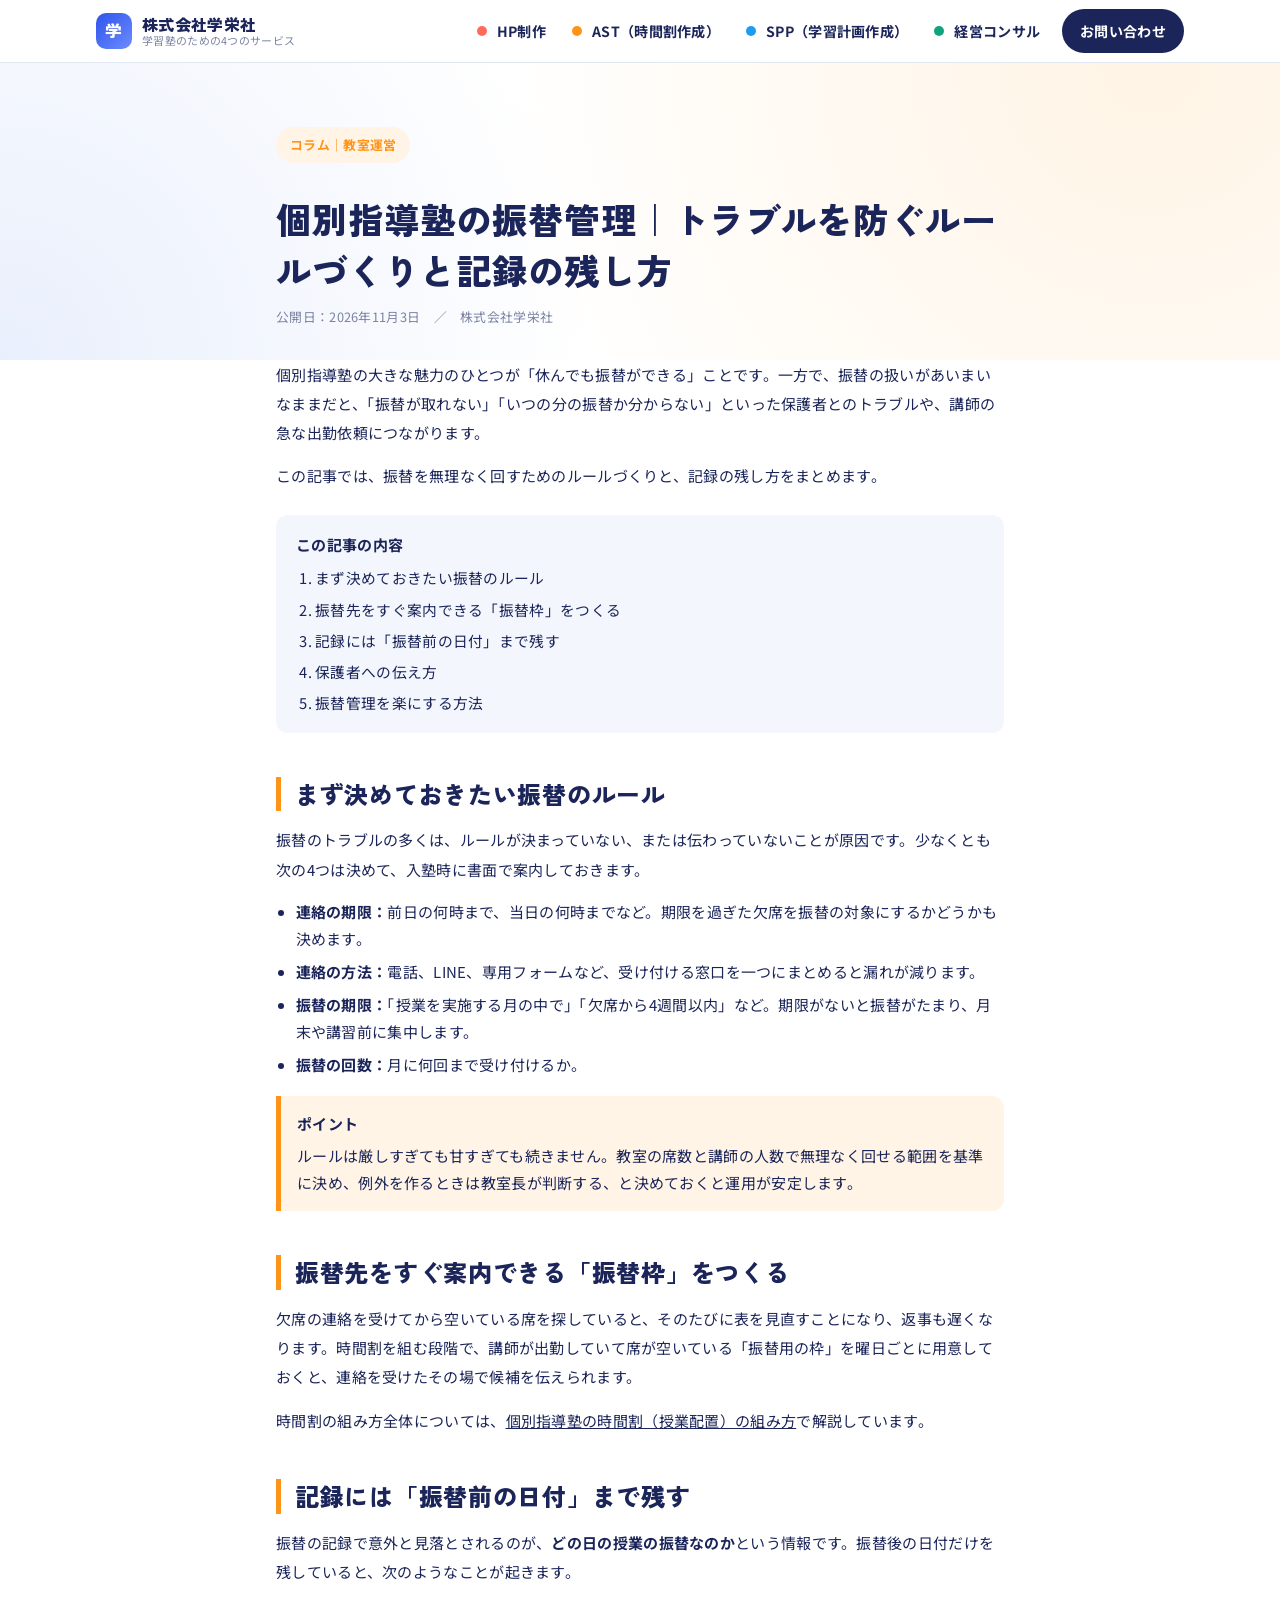
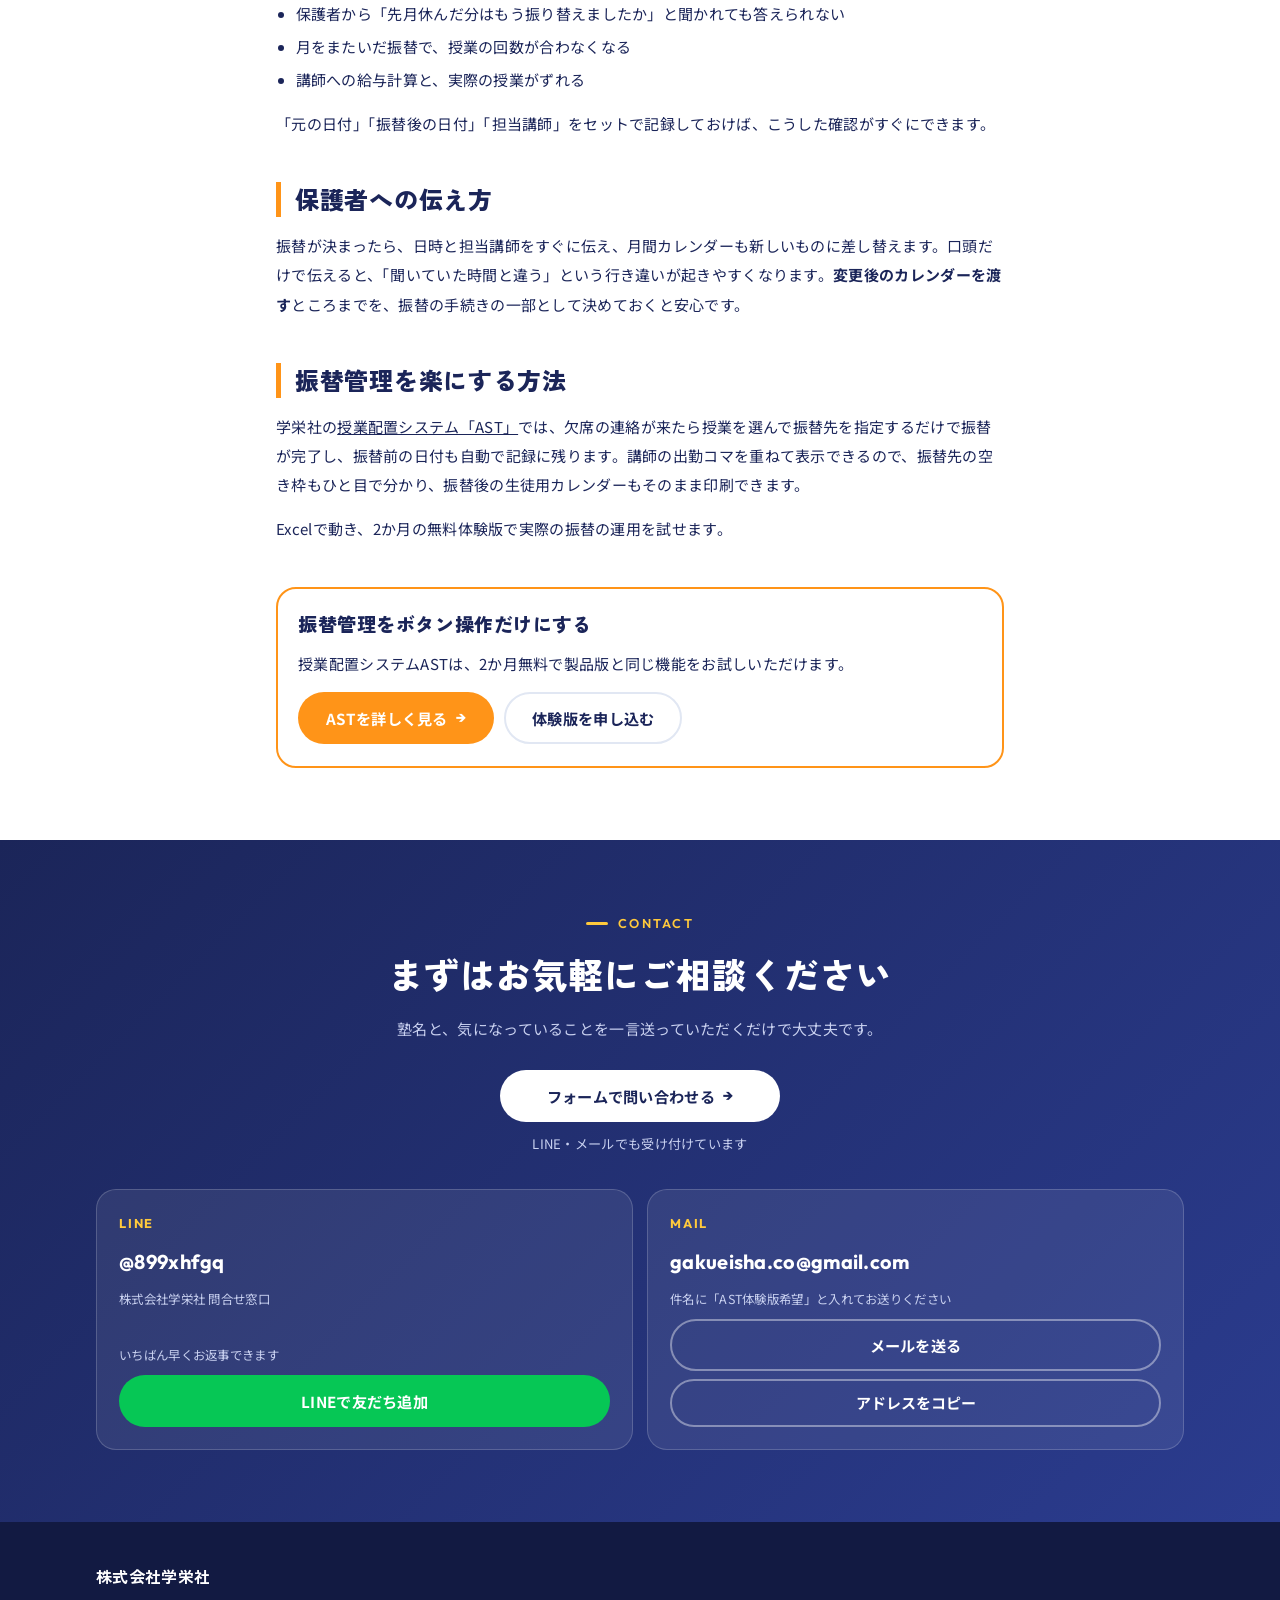
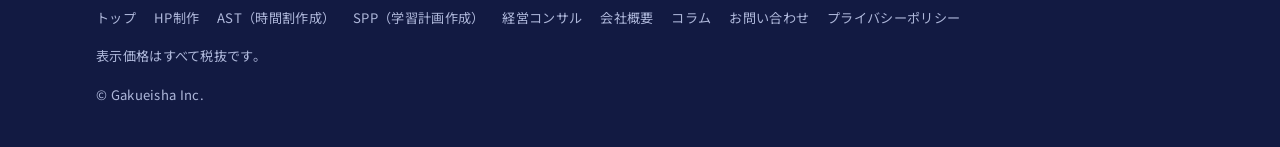
<file: column-furikae.html>
<!doctype html>
<html lang="ja">
<head>
<meta charset="utf-8">
<meta name="viewport" content="width=device-width, initial-scale=1, viewport-fit=cover">
<title>個別指導塾の振替管理｜トラブルを防ぐルールづくりと記録の残し方｜学栄社</title>
<meta name="description" content="個別指導塾の欠席・振替をスムーズに回すための考え方を解説。振替のルール（期限・連絡方法・回数）の決め方、振替枠の作り方、振替前の日付まで残す記録の方法、保護者への伝え方をまとめました。">
<!--SEO-->
<link rel="canonical" href="https://gakueisha.jp/column-furikae.html">
<meta property="og:type" content="article">
<meta property="og:site_name" content="株式会社学栄社">
<meta property="og:title" content="個別指導塾の振替管理｜トラブルを防ぐルールづくりと記録の残し方｜学栄社">
<meta property="og:description" content="個別指導塾の欠席・振替をスムーズに回すための考え方を解説。振替のルール（期限・連絡方法・回数）の決め方、振替枠の作り方、振替前の日付まで残す記録の方法、保護者への伝え方をまとめました。">
<meta property="og:url" content="https://gakueisha.jp/column-furikae.html">
<meta property="og:image" content="https://gakueisha.jp/img/og-ast.jpg">
<meta property="og:locale" content="ja_JP">
<meta name="twitter:card" content="summary_large_image">
<link rel="icon" href="img/favicon.svg" type="image/svg+xml">
<script type="application/ld+json">{"@context": "https://schema.org", "@graph": [{"@type": "Article", "headline": "個別指導塾の振替管理｜トラブルを防ぐルールづくりと記録の残し方", "description": "個別指導塾の欠席・振替をスムーズに回すための考え方を解説。振替のルール（期限・連絡方法・回数）の決め方、振替枠の作り方、振替前の日付まで残す記録の方法、保護者への伝え方をまとめました。", "datePublished": "2026-11-03", "dateModified": "2026-11-03", "author": {"@type": "Organization", "name": "株式会社学栄社", "url": "https://gakueisha.jp/"}, "publisher": {"@type": "Organization", "name": "株式会社学栄社", "url": "https://gakueisha.jp/"}, "mainEntityOfPage": "https://gakueisha.jp/column-furikae.html", "image": "https://gakueisha.jp/img/og-ast.jpg", "inLanguage": "ja"}, {"@type": "BreadcrumbList", "itemListElement": [{"@type": "ListItem", "position": 1, "name": "トップ", "item": "https://gakueisha.jp/"}, {"@type": "ListItem", "position": 2, "name": "コラム", "item": "https://gakueisha.jp/column.html"}, {"@type": "ListItem", "position": 3, "name": "個別指導塾の振替管理｜トラブルを防ぐルールづくりと記録の残し方", "item": "https://gakueisha.jp/column-furikae.html"}]}]}</script>
<!--/SEO-->
<link rel="preconnect" href="https://fonts.googleapis.com"><link rel="preconnect" href="https://fonts.gstatic.com" crossorigin>
<link rel="stylesheet" href="https://fonts.googleapis.com/css2?family=Zen+Kaku+Gothic+New:wght@500;700;900&family=Noto+Sans+JP:wght@400;500;700&family=Outfit:wght@500;600;700;800&display=swap">
<link rel="stylesheet" href="site.css">
<style>
.art{max-width:760px}
.art .meta{font-size:.8rem;color:var(--muted);margin-top:10px}
.art h1{font-size:clamp(1.5rem,6vw,2.2rem)}
.art .toc{background:var(--soft);border-radius:var(--r-s);padding:16px 20px;margin:24px 0}
.art .toc b{display:block;margin-bottom:6px}
.art .toc ol{margin:0;padding-left:1.3em;display:grid;gap:4px;font-size:.92rem}
.art h2{font-size:clamp(1.2rem,5vw,1.5rem);margin:44px 0 14px;padding-left:14px;border-left:5px solid var(--c)}
.art h3{font-size:1.05rem;margin:26px 0 8px}
.art p{margin:0 0 14px;line-height:1.95}
.art ul,.art ol.list{margin:0 0 16px;padding-left:1.3em;display:grid;gap:6px;line-height:1.8}
.art .point{background:var(--c-s);border-left:5px solid var(--c);border-radius:0 12px 12px 0;padding:14px 16px;margin:18px 0}
.art .point b{display:block;margin-bottom:4px}
.art figure{margin:20px 0}
.art .cta-box{margin-top:44px;background:var(--card);border:2px solid var(--c);border-radius:var(--r);padding:22px 20px;display:grid;gap:10px}
.art .cta-box h2{margin:0;border:0;padding:0;font-size:1.2rem}
.list-cards{display:grid;gap:16px;margin-top:28px}
.list-cards a{display:grid;gap:6px;text-decoration:none;background:var(--card);border:1px solid var(--line);border-radius:var(--r);padding:20px}
.list-cards b{font-family:var(--f-jp);font-size:1.08rem;line-height:1.5}
.list-cards span{font-size:.86rem;color:var(--ink-soft)}
.list-cards small{color:var(--c);font-weight:700}
.pp h2{font-size:1.1rem;margin:30px 0 10px}
.pp p,.pp li{font-size:.92rem;line-height:1.9}
</style>
<!-- Google tag (gtag.js) -->
<script async src="https://www.googletagmanager.com/gtag/js?id=G-DGD4G7DNEV"></script>
<script>window.dataLayer=window.dataLayer||[];function gtag(){dataLayer.push(arguments);}gtag('js',new Date());gtag('config','G-DGD4G7DNEV');</script>
</head>
<body class="p-ast" data-page="column">
<header class="top"><div class="wrap"><a class="logo" href="./"><span class="mk">学</span><span><b>株式会社学栄社</b><small>学習塾のための4つのサービス</small></span></a><button class="menu-btn" type="button" aria-label="メニュー" aria-expanded="false"><span></span></button><nav class="gnav"><a href="hp.html"><i style="background:var(--hp)"></i>HP制作</a><a href="ast.html"><i style="background:var(--ast)"></i>AST（時間割作成）</a><a href="spp.html"><i style="background:var(--spp)"></i>SPP（学習計画作成）</a><a href="consult.html"><i style="background:var(--con)"></i>経営コンサル</a><a class="cta" href="contact.html">お問い合わせ</a></nav></div></header>
<section class="s-hero" style="padding-bottom:16px"><div class="wrap art">
<span class="tag">コラム｜教室運営</span>
<h1>個別指導塾の振替管理｜トラブルを防ぐルールづくりと記録の残し方</h1>
<p class="meta">公開日：2026年11月3日　／　株式会社学栄社</p>
</div></section>
<section style="padding-top:0"><div class="wrap art">
<p>個別指導塾の大きな魅力のひとつが「休んでも振替ができる」ことです。一方で、振替の扱いがあいまいなままだと、「振替が取れない」「いつの分の振替か分からない」といった保護者とのトラブルや、講師の急な出勤依頼につながります。</p>
<p>この記事では、振替を無理なく回すためのルールづくりと、記録の残し方をまとめます。</p>
<div class="toc"><b>この記事の内容</b><ol>
<li>まず決めておきたい振替のルール</li>
<li>振替先をすぐ案内できる「振替枠」をつくる</li>
<li>記録には「振替前の日付」まで残す</li>
<li>保護者への伝え方</li>
<li>振替管理を楽にする方法</li>
</ol></div>

<h2>まず決めておきたい振替のルール</h2>
<p>振替のトラブルの多くは、ルールが決まっていない、または伝わっていないことが原因です。少なくとも次の4つは決めて、入塾時に書面で案内しておきます。</p>
<ul>
<li><b>連絡の期限：</b>前日の何時まで、当日の何時までなど。期限を過ぎた欠席を振替の対象にするかどうかも決めます。</li>
<li><b>連絡の方法：</b>電話、LINE、専用フォームなど、受け付ける窓口を一つにまとめると漏れが減ります。</li>
<li><b>振替の期限：</b>「授業を実施する月の中で」「欠席から4週間以内」など。期限がないと振替がたまり、月末や講習前に集中します。</li>
<li><b>振替の回数：</b>月に何回まで受け付けるか。</li>
</ul>
<div class="point"><b>ポイント</b>ルールは厳しすぎても甘すぎても続きません。教室の席数と講師の人数で無理なく回せる範囲を基準に決め、例外を作るときは教室長が判断する、と決めておくと運用が安定します。</div>

<h2>振替先をすぐ案内できる「振替枠」をつくる</h2>
<p>欠席の連絡を受けてから空いている席を探していると、そのたびに表を見直すことになり、返事も遅くなります。時間割を組む段階で、講師が出勤していて席が空いている「振替用の枠」を曜日ごとに用意しておくと、連絡を受けたその場で候補を伝えられます。</p>
<p>時間割の組み方全体については、<a href="column-jikanwari.html">個別指導塾の時間割（授業配置）の組み方</a>で解説しています。</p>

<h2>記録には「振替前の日付」まで残す</h2>
<p>振替の記録で意外と見落とされるのが、<b>どの日の授業の振替なのか</b>という情報です。振替後の日付だけを残していると、次のようなことが起きます。</p>
<ul>
<li>保護者から「先月休んだ分はもう振り替えましたか」と聞かれても答えられない</li>
<li>月をまたいだ振替で、授業の回数が合わなくなる</li>
<li>講師への給与計算と、実際の授業がずれる</li>
</ul>
<p>「元の日付」「振替後の日付」「担当講師」をセットで記録しておけば、こうした確認がすぐにできます。</p>

<h2>保護者への伝え方</h2>
<p>振替が決まったら、日時と担当講師をすぐに伝え、月間カレンダーも新しいものに差し替えます。口頭だけで伝えると、「聞いていた時間と違う」という行き違いが起きやすくなります。<b>変更後のカレンダーを渡す</b>ところまでを、振替の手続きの一部として決めておくと安心です。</p>

<h2>振替管理を楽にする方法</h2>
<p>学栄社の<a href="ast.html">授業配置システム「AST」</a>では、欠席の連絡が来たら授業を選んで振替先を指定するだけで振替が完了し、振替前の日付も自動で記録に残ります。講師の出勤コマを重ねて表示できるので、振替先の空き枠もひと目で分かり、振替後の生徒用カレンダーもそのまま印刷できます。</p>
<p>Excelで動き、2か月の無料体験版で実際の振替の運用を試せます。</p>

<div class="cta-box"><h2>振替管理をボタン操作だけにする</h2><p style="margin:0">授業配置システムASTは、2か月無料で製品版と同じ機能をお試しいただけます。</p><div class="btns" style="margin-top:4px"><a class="btn btn-main" href="ast.html">ASTを詳しく見る <span class="arw">→</span></a><a class="btn btn-ghost" href="contact.html?s=ast">体験版を申し込む</a></div></div>
</div></section>
<div id="ct" data-subject="AST体験版希望"></div>
<footer><div class="wrap"><b>株式会社学栄社</b><nav><a href="./">トップ</a><a href="hp.html">HP制作</a><a href="ast.html">AST（時間割作成）</a><a href="spp.html">SPP（学習計画作成）</a><a href="consult.html">経営コンサル</a><a href="company.html">会社概要</a><a href="column.html">コラム</a><a href="contact.html">お問い合わせ</a><a href="privacy.html">プライバシーポリシー</a></nav><span>表示価格はすべて税抜です。</span><span>© Gakueisha Inc.</span></div></footer>
<script src="main.js"></script>
</body>
</html>
</file>
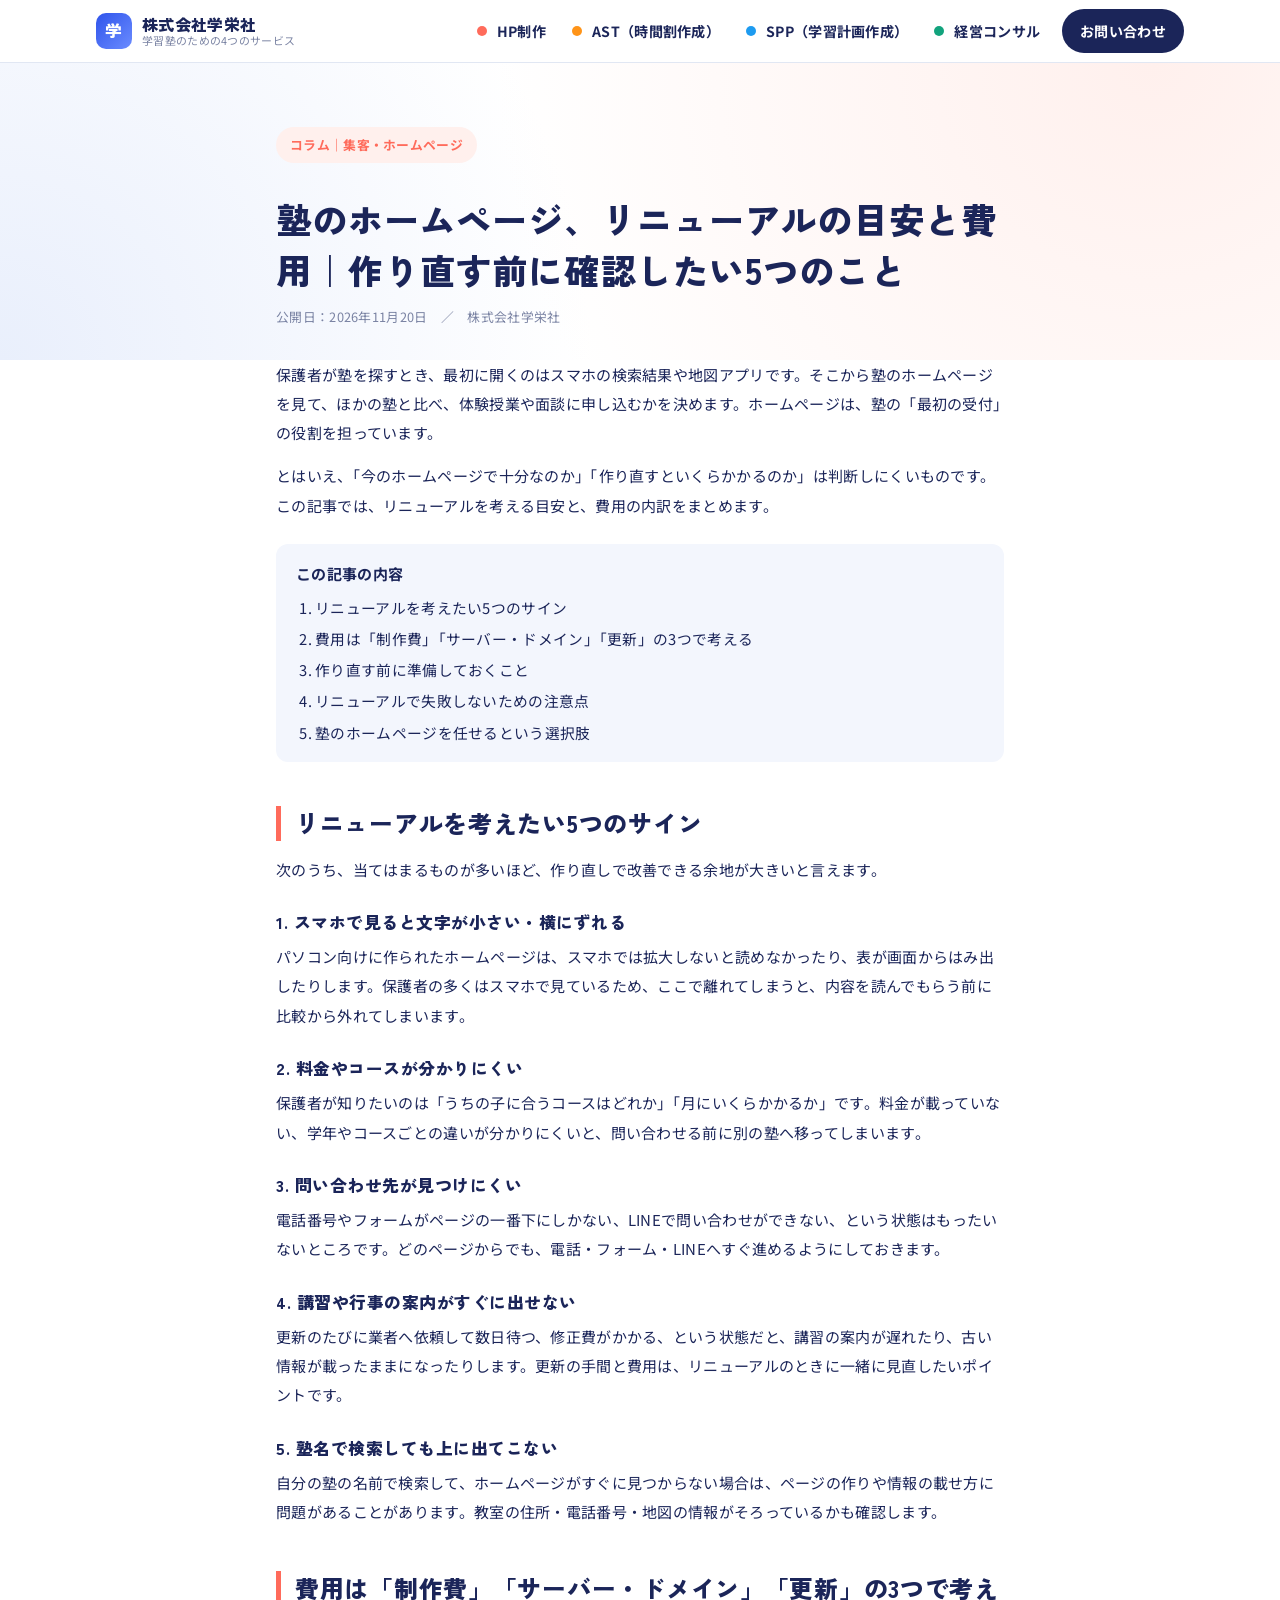
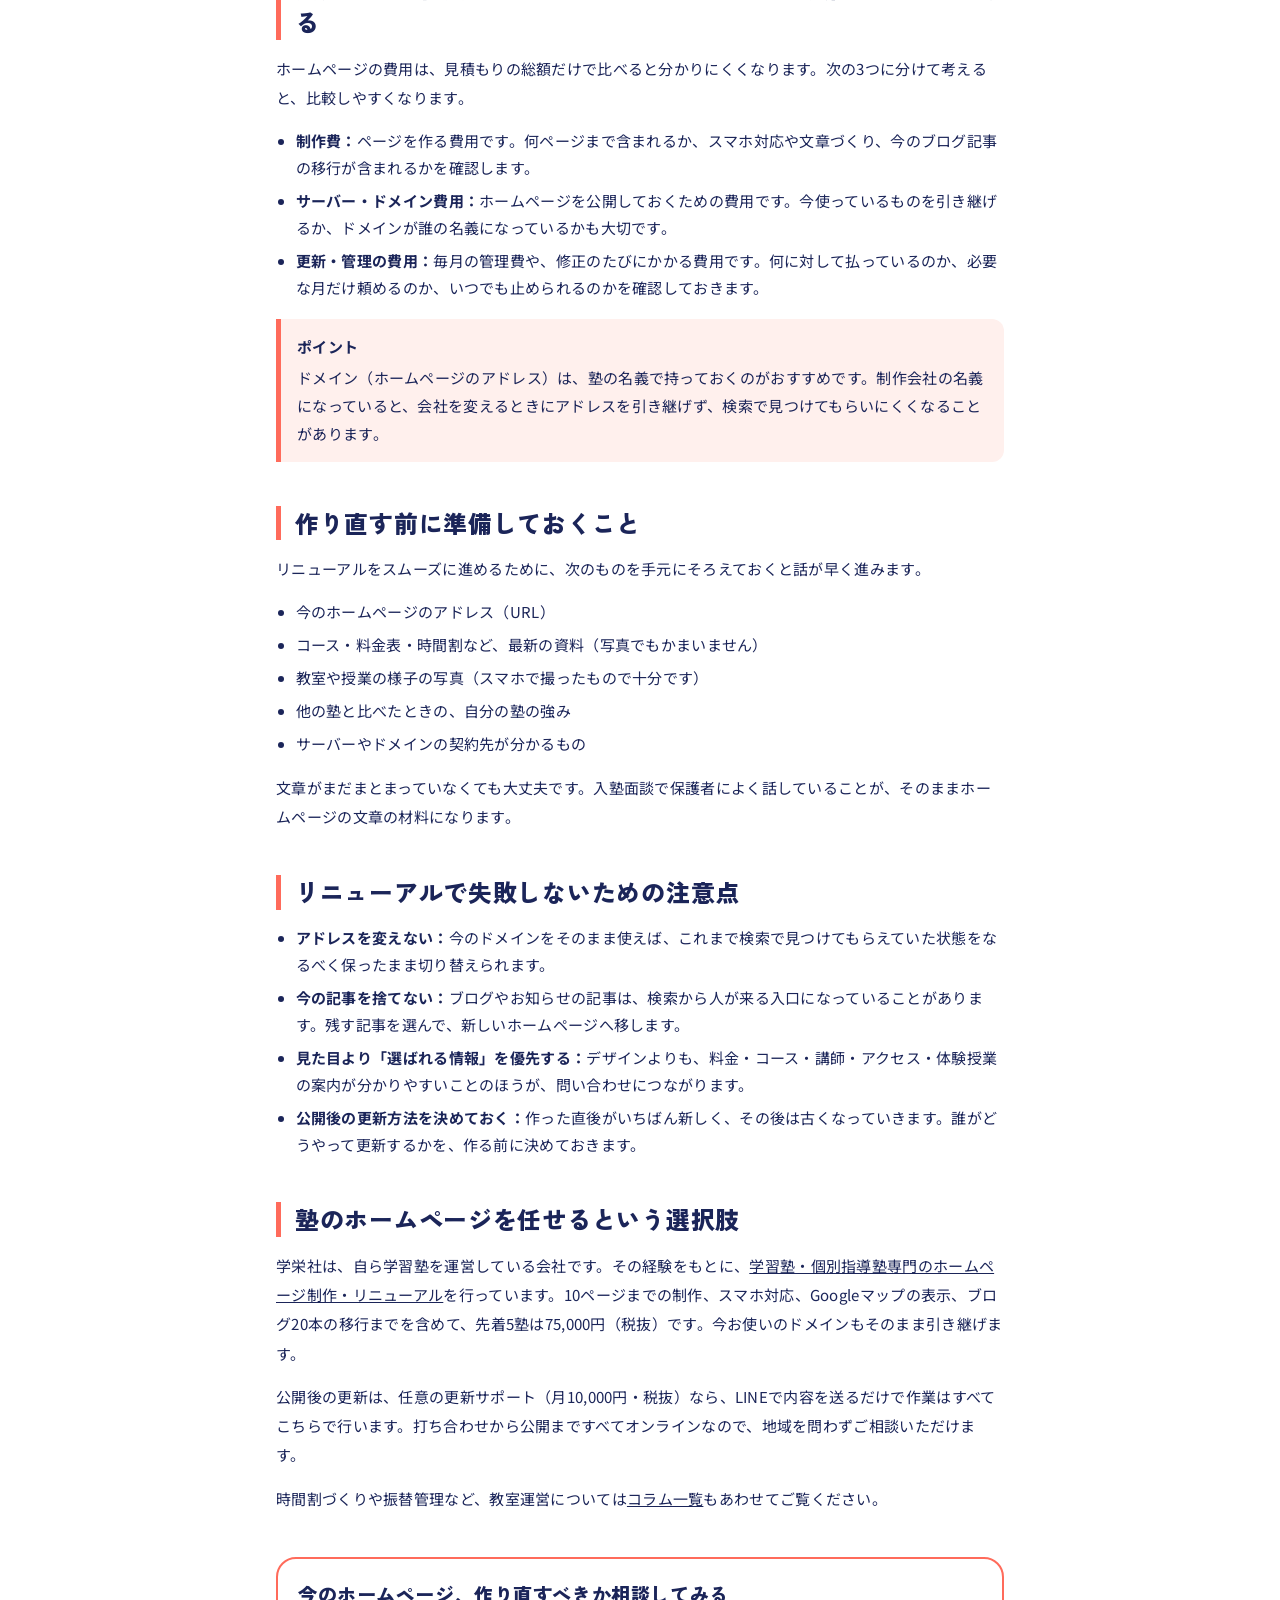
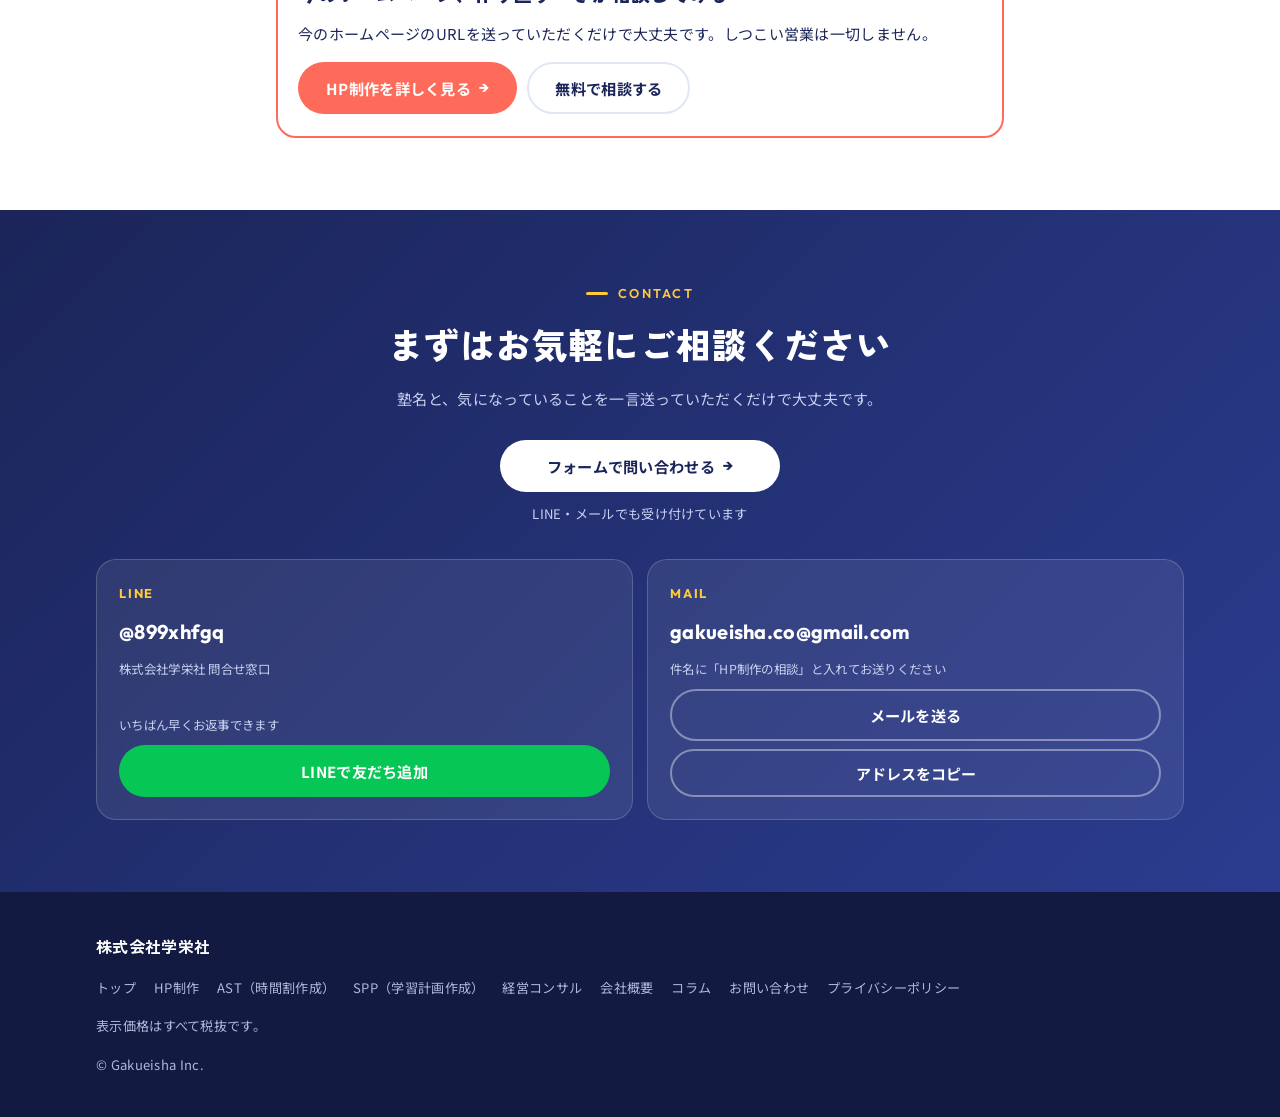
<file: column-hp-renewal.html>
<!doctype html>
<html lang="ja">
<head>
<meta charset="utf-8">
<meta name="viewport" content="width=device-width, initial-scale=1, viewport-fit=cover">
<title>塾のホームページ、リニューアルの目安と費用｜作り直す前に確認したい5つのこと｜学栄社</title>
<meta name="description" content="学習塾・個別指導塾のホームページを作り直すべきか迷ったときの目安と、費用の内訳（制作費・サーバー・ドメイン・更新費）を解説。スマホ対応、料金やコースの分かりやすさ、問い合わせまでの流れなど、リニューアル前に確認したいポイントをまとめました。">
<!--SEO-->
<link rel="canonical" href="https://gakueisha.jp/column-hp-renewal.html">
<meta property="og:type" content="article">
<meta property="og:site_name" content="株式会社学栄社">
<meta property="og:title" content="塾のホームページ、リニューアルの目安と費用｜作り直す前に確認したい5つのこと｜学栄社">
<meta property="og:description" content="学習塾・個別指導塾のホームページを作り直すべきか迷ったときの目安と、費用の内訳（制作費・サーバー・ドメイン・更新費）を解説。スマホ対応、料金やコースの分かりやすさ、問い合わせまでの流れなど、リニューアル前に確認したいポイントをまとめました。">
<meta property="og:url" content="https://gakueisha.jp/column-hp-renewal.html">
<meta property="og:image" content="https://gakueisha.jp/img/og-hp.jpg">
<meta property="og:locale" content="ja_JP">
<meta name="twitter:card" content="summary_large_image">
<link rel="icon" href="img/favicon.svg" type="image/svg+xml">
<script type="application/ld+json">{"@context": "https://schema.org", "@graph": [{"@type": "Article", "headline": "塾のホームページ、リニューアルの目安と費用｜作り直す前に確認したい5つのこと", "description": "学習塾・個別指導塾のホームページを作り直すべきか迷ったときの目安と、費用の内訳（制作費・サーバー・ドメイン・更新費）を解説。スマホ対応、料金やコースの分かりやすさ、問い合わせまでの流れなど、リニューアル前に確認したいポイントをまとめました。", "datePublished": "2026-11-20", "dateModified": "2026-11-20", "author": {"@type": "Organization", "name": "株式会社学栄社", "url": "https://gakueisha.jp/"}, "publisher": {"@type": "Organization", "name": "株式会社学栄社", "url": "https://gakueisha.jp/"}, "mainEntityOfPage": "https://gakueisha.jp/column-hp-renewal.html", "image": "https://gakueisha.jp/img/og-hp.jpg", "inLanguage": "ja"}, {"@type": "BreadcrumbList", "itemListElement": [{"@type": "ListItem", "position": 1, "name": "トップ", "item": "https://gakueisha.jp/"}, {"@type": "ListItem", "position": 2, "name": "コラム", "item": "https://gakueisha.jp/column.html"}, {"@type": "ListItem", "position": 3, "name": "塾のホームページ、リニューアルの目安と費用｜作り直す前に確認したい5つのこと", "item": "https://gakueisha.jp/column-hp-renewal.html"}]}]}</script>
<!--/SEO-->
<link rel="preconnect" href="https://fonts.googleapis.com"><link rel="preconnect" href="https://fonts.gstatic.com" crossorigin>
<link rel="stylesheet" href="https://fonts.googleapis.com/css2?family=Zen+Kaku+Gothic+New:wght@500;700;900&family=Noto+Sans+JP:wght@400;500;700&family=Outfit:wght@500;600;700;800&display=swap">
<link rel="stylesheet" href="site.css">
<style>
.art{max-width:760px}
.art .meta{font-size:.8rem;color:var(--muted);margin-top:10px}
.art h1{font-size:clamp(1.5rem,6vw,2.2rem)}
.art .toc{background:var(--soft);border-radius:var(--r-s);padding:16px 20px;margin:24px 0}
.art .toc b{display:block;margin-bottom:6px}
.art .toc ol{margin:0;padding-left:1.3em;display:grid;gap:4px;font-size:.92rem}
.art h2{font-size:clamp(1.2rem,5vw,1.5rem);margin:44px 0 14px;padding-left:14px;border-left:5px solid var(--c)}
.art h3{font-size:1.05rem;margin:26px 0 8px}
.art p{margin:0 0 14px;line-height:1.95}
.art ul,.art ol.list{margin:0 0 16px;padding-left:1.3em;display:grid;gap:6px;line-height:1.8}
.art .point{background:var(--c-s);border-left:5px solid var(--c);border-radius:0 12px 12px 0;padding:14px 16px;margin:18px 0}
.art .point b{display:block;margin-bottom:4px}
.art figure{margin:20px 0}
.art .cta-box{margin-top:44px;background:var(--card);border:2px solid var(--c);border-radius:var(--r);padding:22px 20px;display:grid;gap:10px}
.art .cta-box h2{margin:0;border:0;padding:0;font-size:1.2rem}
.list-cards{display:grid;gap:16px;margin-top:28px}
.list-cards a{display:grid;gap:6px;text-decoration:none;background:var(--card);border:1px solid var(--line);border-radius:var(--r);padding:20px}
.list-cards b{font-family:var(--f-jp);font-size:1.08rem;line-height:1.5}
.list-cards span{font-size:.86rem;color:var(--ink-soft)}
.list-cards small{color:var(--c);font-weight:700}
.pp h2{font-size:1.1rem;margin:30px 0 10px}
.pp p,.pp li{font-size:.92rem;line-height:1.9}
</style>
<!-- Google tag (gtag.js) -->
<script async src="https://www.googletagmanager.com/gtag/js?id=G-DGD4G7DNEV"></script>
<script>window.dataLayer=window.dataLayer||[];function gtag(){dataLayer.push(arguments);}gtag('js',new Date());gtag('config','G-DGD4G7DNEV');</script>
</head>
<body class="p-hp" data-page="column">
<header class="top"><div class="wrap"><a class="logo" href="./"><span class="mk">学</span><span><b>株式会社学栄社</b><small>学習塾のための4つのサービス</small></span></a><button class="menu-btn" type="button" aria-label="メニュー" aria-expanded="false"><span></span></button><nav class="gnav"><a href="hp.html"><i style="background:var(--hp)"></i>HP制作</a><a href="ast.html"><i style="background:var(--ast)"></i>AST（時間割作成）</a><a href="spp.html"><i style="background:var(--spp)"></i>SPP（学習計画作成）</a><a href="consult.html"><i style="background:var(--con)"></i>経営コンサル</a><a class="cta" href="contact.html">お問い合わせ</a></nav></div></header>
<section class="s-hero" style="padding-bottom:16px"><div class="wrap art">
<span class="tag">コラム｜集客・ホームページ</span>
<h1>塾のホームページ、リニューアルの目安と費用｜作り直す前に確認したい5つのこと</h1>
<p class="meta">公開日：2026年11月20日　／　株式会社学栄社</p>
</div></section>
<section style="padding-top:0"><div class="wrap art">
<p>保護者が塾を探すとき、最初に開くのはスマホの検索結果や地図アプリです。そこから塾のホームページを見て、ほかの塾と比べ、体験授業や面談に申し込むかを決めます。ホームページは、塾の「最初の受付」の役割を担っています。</p>
<p>とはいえ、「今のホームページで十分なのか」「作り直すといくらかかるのか」は判断しにくいものです。この記事では、リニューアルを考える目安と、費用の内訳をまとめます。</p>
<div class="toc"><b>この記事の内容</b><ol>
<li>リニューアルを考えたい5つのサイン</li>
<li>費用は「制作費」「サーバー・ドメイン」「更新」の3つで考える</li>
<li>作り直す前に準備しておくこと</li>
<li>リニューアルで失敗しないための注意点</li>
<li>塾のホームページを任せるという選択肢</li>
</ol></div>

<h2>リニューアルを考えたい5つのサイン</h2>
<p>次のうち、当てはまるものが多いほど、作り直しで改善できる余地が大きいと言えます。</p>
<h3>1. スマホで見ると文字が小さい・横にずれる</h3>
<p>パソコン向けに作られたホームページは、スマホでは拡大しないと読めなかったり、表が画面からはみ出したりします。保護者の多くはスマホで見ているため、ここで離れてしまうと、内容を読んでもらう前に比較から外れてしまいます。</p>
<h3>2. 料金やコースが分かりにくい</h3>
<p>保護者が知りたいのは「うちの子に合うコースはどれか」「月にいくらかかるか」です。料金が載っていない、学年やコースごとの違いが分かりにくいと、問い合わせる前に別の塾へ移ってしまいます。</p>
<h3>3. 問い合わせ先が見つけにくい</h3>
<p>電話番号やフォームがページの一番下にしかない、LINEで問い合わせができない、という状態はもったいないところです。どのページからでも、電話・フォーム・LINEへすぐ進めるようにしておきます。</p>
<h3>4. 講習や行事の案内がすぐに出せない</h3>
<p>更新のたびに業者へ依頼して数日待つ、修正費がかかる、という状態だと、講習の案内が遅れたり、古い情報が載ったままになったりします。更新の手間と費用は、リニューアルのときに一緒に見直したいポイントです。</p>
<h3>5. 塾名で検索しても上に出てこない</h3>
<p>自分の塾の名前で検索して、ホームページがすぐに見つからない場合は、ページの作りや情報の載せ方に問題があることがあります。教室の住所・電話番号・地図の情報がそろっているかも確認します。</p>

<h2>費用は「制作費」「サーバー・ドメイン」「更新」の3つで考える</h2>
<p>ホームページの費用は、見積もりの総額だけで比べると分かりにくくなります。次の3つに分けて考えると、比較しやすくなります。</p>
<ul>
<li><b>制作費：</b>ページを作る費用です。何ページまで含まれるか、スマホ対応や文章づくり、今のブログ記事の移行が含まれるかを確認します。</li>
<li><b>サーバー・ドメイン費用：</b>ホームページを公開しておくための費用です。今使っているものを引き継げるか、ドメインが誰の名義になっているかも大切です。</li>
<li><b>更新・管理の費用：</b>毎月の管理費や、修正のたびにかかる費用です。何に対して払っているのか、必要な月だけ頼めるのか、いつでも止められるのかを確認しておきます。</li>
</ul>
<div class="point"><b>ポイント</b>ドメイン（ホームページのアドレス）は、塾の名義で持っておくのがおすすめです。制作会社の名義になっていると、会社を変えるときにアドレスを引き継げず、検索で見つけてもらいにくくなることがあります。</div>

<h2>作り直す前に準備しておくこと</h2>
<p>リニューアルをスムーズに進めるために、次のものを手元にそろえておくと話が早く進みます。</p>
<ul>
<li>今のホームページのアドレス（URL）</li>
<li>コース・料金表・時間割など、最新の資料（写真でもかまいません）</li>
<li>教室や授業の様子の写真（スマホで撮ったもので十分です）</li>
<li>他の塾と比べたときの、自分の塾の強み</li>
<li>サーバーやドメインの契約先が分かるもの</li>
</ul>
<p>文章がまだまとまっていなくても大丈夫です。入塾面談で保護者によく話していることが、そのままホームページの文章の材料になります。</p>

<h2>リニューアルで失敗しないための注意点</h2>
<ul>
<li><b>アドレスを変えない：</b>今のドメインをそのまま使えば、これまで検索で見つけてもらえていた状態をなるべく保ったまま切り替えられます。</li>
<li><b>今の記事を捨てない：</b>ブログやお知らせの記事は、検索から人が来る入口になっていることがあります。残す記事を選んで、新しいホームページへ移します。</li>
<li><b>見た目より「選ばれる情報」を優先する：</b>デザインよりも、料金・コース・講師・アクセス・体験授業の案内が分かりやすいことのほうが、問い合わせにつながります。</li>
<li><b>公開後の更新方法を決めておく：</b>作った直後がいちばん新しく、その後は古くなっていきます。誰がどうやって更新するかを、作る前に決めておきます。</li>
</ul>

<h2>塾のホームページを任せるという選択肢</h2>
<p>学栄社は、自ら学習塾を運営している会社です。その経験をもとに、<a href="hp.html">学習塾・個別指導塾専門のホームページ制作・リニューアル</a>を行っています。10ページまでの制作、スマホ対応、Googleマップの表示、ブログ20本の移行までを含めて、先着5塾は75,000円（税抜）です。今お使いのドメインもそのまま引き継げます。</p>
<p>公開後の更新は、任意の更新サポート（月10,000円・税抜）なら、LINEで内容を送るだけで作業はすべてこちらで行います。打ち合わせから公開まですべてオンラインなので、地域を問わずご相談いただけます。</p>
<p>時間割づくりや振替管理など、教室運営については<a href="column.html">コラム一覧</a>もあわせてご覧ください。</p>

<div class="cta-box"><h2>今のホームページ、作り直すべきか相談してみる</h2><p style="margin:0">今のホームページのURLを送っていただくだけで大丈夫です。しつこい営業は一切しません。</p><div class="btns" style="margin-top:4px"><a class="btn btn-main" href="hp.html">HP制作を詳しく見る <span class="arw">→</span></a><a class="btn btn-ghost" href="contact.html?s=hp">無料で相談する</a></div></div>
</div></section>
<div id="ct" data-subject="HP制作の相談"></div>
<footer><div class="wrap"><b>株式会社学栄社</b><nav><a href="./">トップ</a><a href="hp.html">HP制作</a><a href="ast.html">AST（時間割作成）</a><a href="spp.html">SPP（学習計画作成）</a><a href="consult.html">経営コンサル</a><a href="company.html">会社概要</a><a href="column.html">コラム</a><a href="contact.html">お問い合わせ</a><a href="privacy.html">プライバシーポリシー</a></nav><span>表示価格はすべて税抜です。</span><span>© Gakueisha Inc.</span></div></footer>
<script src="main.js"></script>
</body>
</html>
</file>
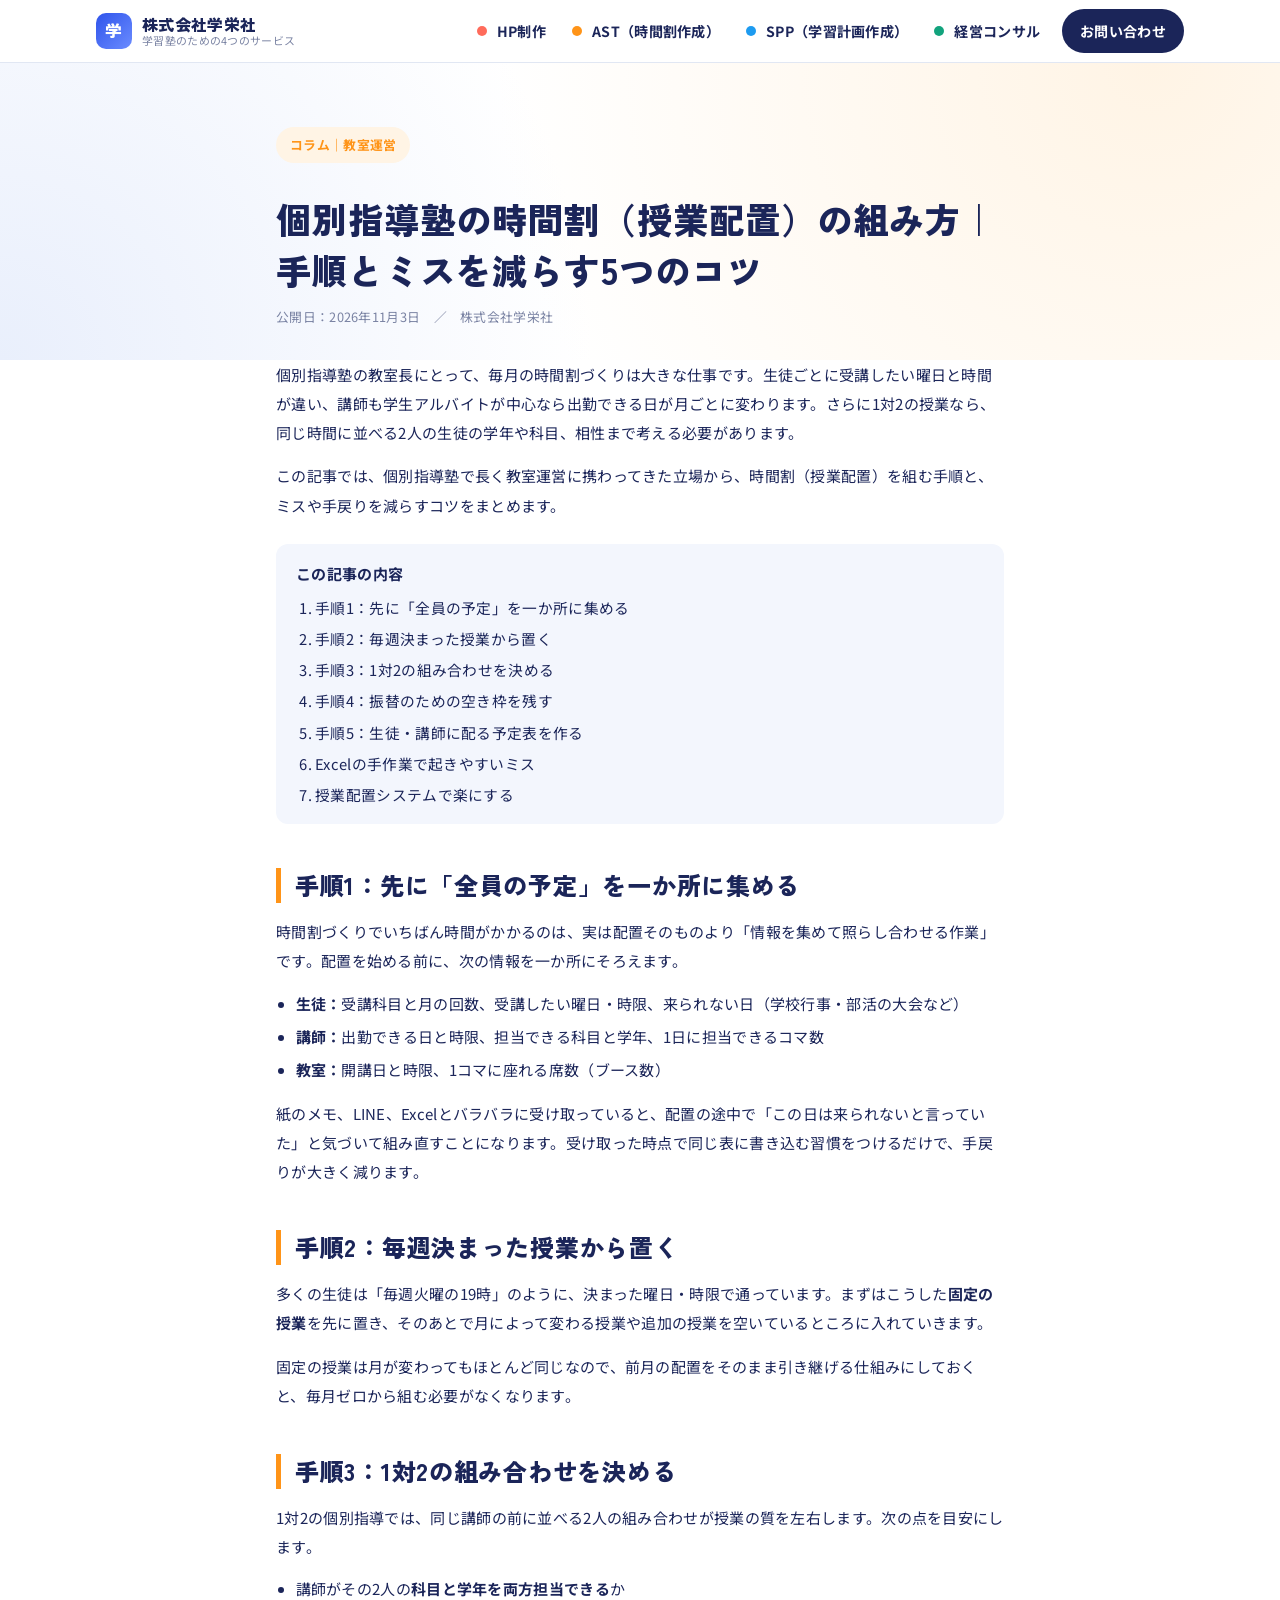
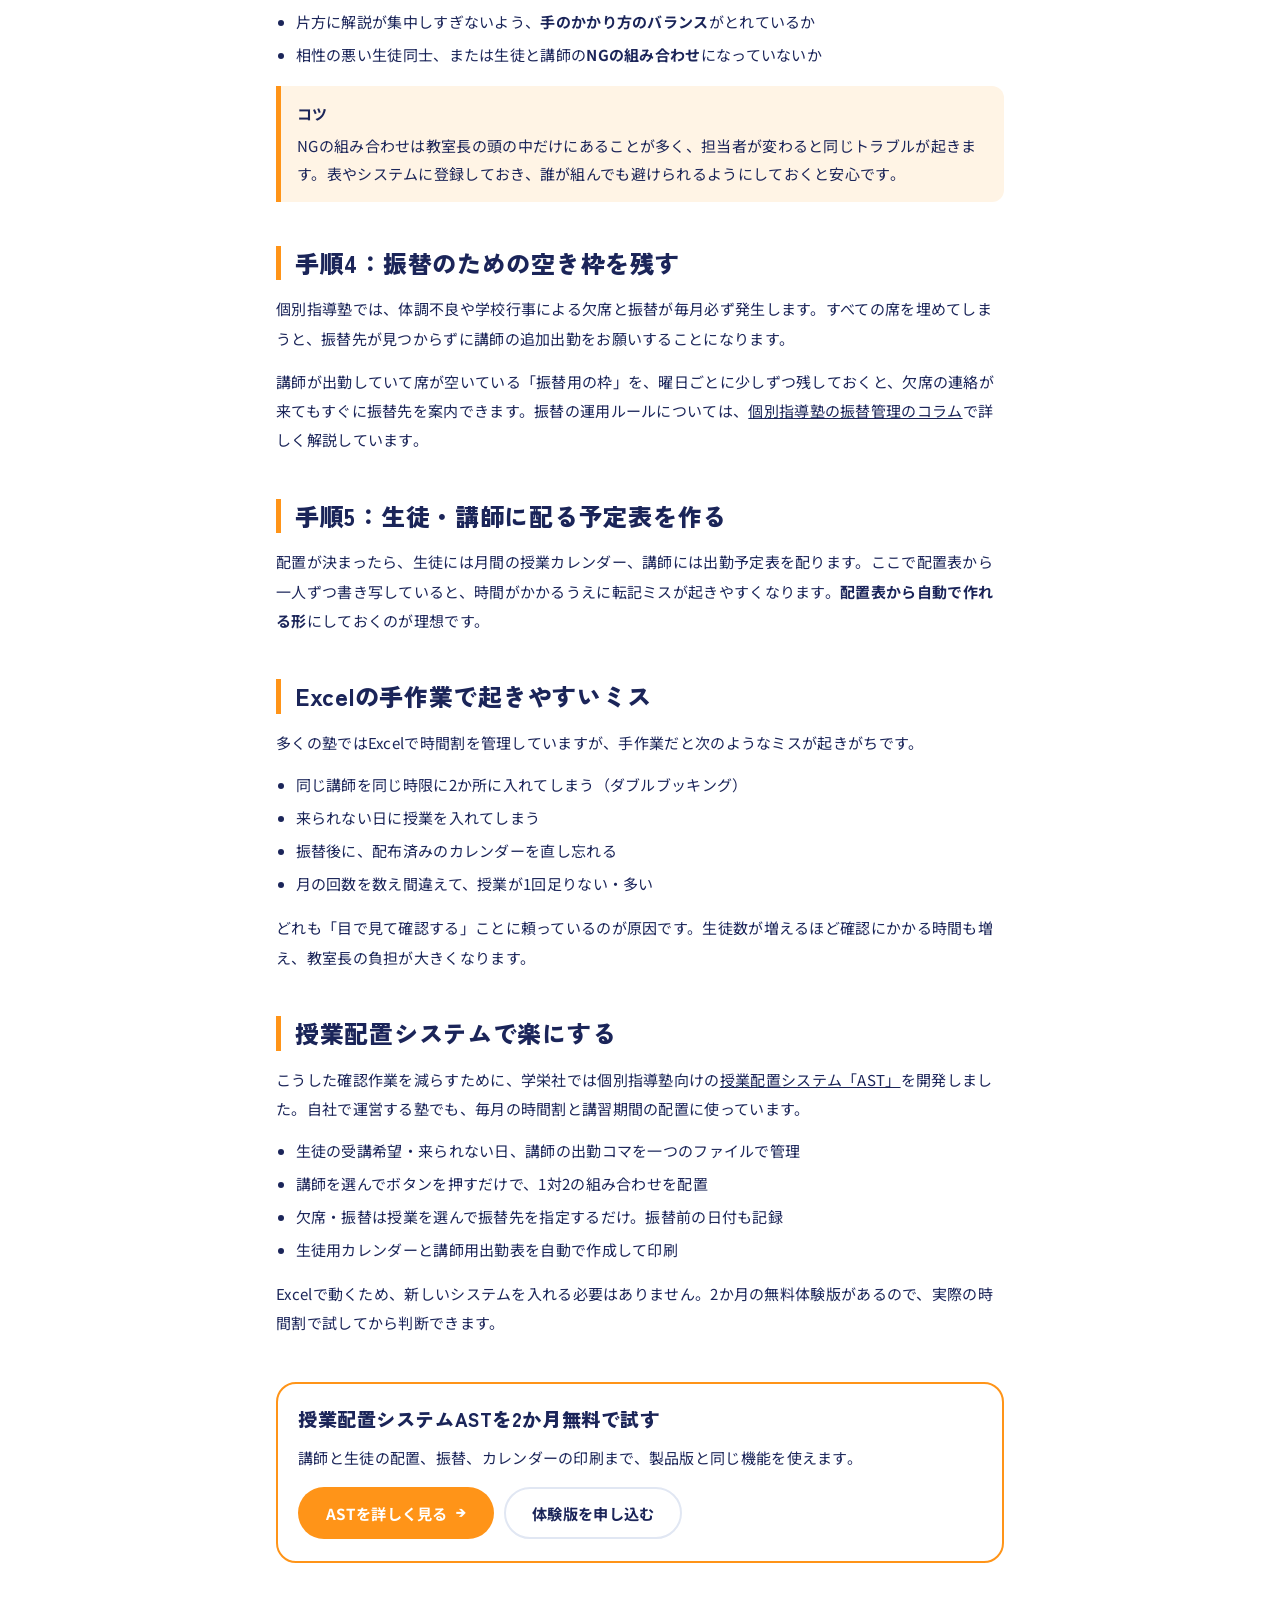
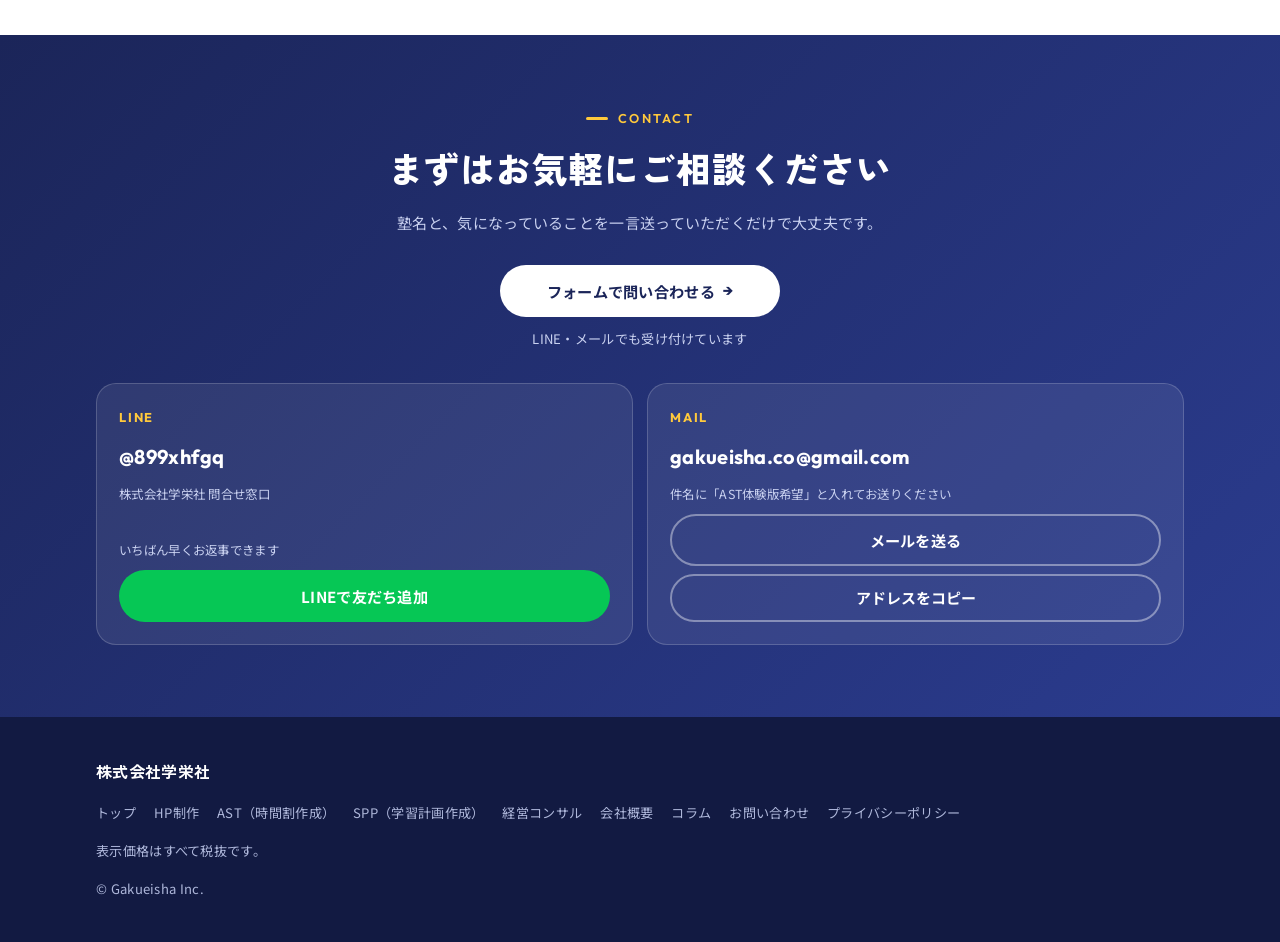
<file: column-jikanwari.html>
<!doctype html>
<html lang="ja">
<head>
<meta charset="utf-8">
<meta name="viewport" content="width=device-width, initial-scale=1, viewport-fit=cover">
<title>個別指導塾の時間割（授業配置）の組み方｜手順とミスを減らす5つのコツ｜学栄社</title>
<meta name="description" content="個別指導塾の時間割づくり（講師と生徒の授業配置）を、情報集め・固定授業の配置・1対2の組み合わせ・振替枠・配布物の5つの手順で解説。Excelの手作業で起きやすいミスと、授業配置システムで楽にする方法も紹介します。">
<!--SEO-->
<link rel="canonical" href="https://gakueisha.jp/column-jikanwari.html">
<meta property="og:type" content="article">
<meta property="og:site_name" content="株式会社学栄社">
<meta property="og:title" content="個別指導塾の時間割（授業配置）の組み方｜手順とミスを減らす5つのコツ｜学栄社">
<meta property="og:description" content="個別指導塾の時間割づくり（講師と生徒の授業配置）を、情報集め・固定授業の配置・1対2の組み合わせ・振替枠・配布物の5つの手順で解説。Excelの手作業で起きやすいミスと、授業配置システムで楽にする方法も紹介します。">
<meta property="og:url" content="https://gakueisha.jp/column-jikanwari.html">
<meta property="og:image" content="https://gakueisha.jp/img/og-ast.jpg">
<meta property="og:locale" content="ja_JP">
<meta name="twitter:card" content="summary_large_image">
<link rel="icon" href="img/favicon.svg" type="image/svg+xml">
<script type="application/ld+json">{"@context": "https://schema.org", "@graph": [{"@type": "Article", "headline": "個別指導塾の時間割（授業配置）の組み方｜手順とミスを減らす5つのコツ", "description": "個別指導塾の時間割づくり（講師と生徒の授業配置）を、情報集め・固定授業の配置・1対2の組み合わせ・振替枠・配布物の5つの手順で解説。Excelの手作業で起きやすいミスと、授業配置システムで楽にする方法も紹介します。", "datePublished": "2026-11-03", "dateModified": "2026-11-03", "author": {"@type": "Organization", "name": "株式会社学栄社", "url": "https://gakueisha.jp/"}, "publisher": {"@type": "Organization", "name": "株式会社学栄社", "url": "https://gakueisha.jp/"}, "mainEntityOfPage": "https://gakueisha.jp/column-jikanwari.html", "image": "https://gakueisha.jp/img/og-ast.jpg", "inLanguage": "ja"}, {"@type": "BreadcrumbList", "itemListElement": [{"@type": "ListItem", "position": 1, "name": "トップ", "item": "https://gakueisha.jp/"}, {"@type": "ListItem", "position": 2, "name": "コラム", "item": "https://gakueisha.jp/column.html"}, {"@type": "ListItem", "position": 3, "name": "個別指導塾の時間割（授業配置）の組み方｜手順とミスを減らす5つのコツ", "item": "https://gakueisha.jp/column-jikanwari.html"}]}]}</script>
<!--/SEO-->
<link rel="preconnect" href="https://fonts.googleapis.com"><link rel="preconnect" href="https://fonts.gstatic.com" crossorigin>
<link rel="stylesheet" href="https://fonts.googleapis.com/css2?family=Zen+Kaku+Gothic+New:wght@500;700;900&family=Noto+Sans+JP:wght@400;500;700&family=Outfit:wght@500;600;700;800&display=swap">
<link rel="stylesheet" href="site.css">
<style>
.art{max-width:760px}
.art .meta{font-size:.8rem;color:var(--muted);margin-top:10px}
.art h1{font-size:clamp(1.5rem,6vw,2.2rem)}
.art .toc{background:var(--soft);border-radius:var(--r-s);padding:16px 20px;margin:24px 0}
.art .toc b{display:block;margin-bottom:6px}
.art .toc ol{margin:0;padding-left:1.3em;display:grid;gap:4px;font-size:.92rem}
.art h2{font-size:clamp(1.2rem,5vw,1.5rem);margin:44px 0 14px;padding-left:14px;border-left:5px solid var(--c)}
.art h3{font-size:1.05rem;margin:26px 0 8px}
.art p{margin:0 0 14px;line-height:1.95}
.art ul,.art ol.list{margin:0 0 16px;padding-left:1.3em;display:grid;gap:6px;line-height:1.8}
.art .point{background:var(--c-s);border-left:5px solid var(--c);border-radius:0 12px 12px 0;padding:14px 16px;margin:18px 0}
.art .point b{display:block;margin-bottom:4px}
.art figure{margin:20px 0}
.art .cta-box{margin-top:44px;background:var(--card);border:2px solid var(--c);border-radius:var(--r);padding:22px 20px;display:grid;gap:10px}
.art .cta-box h2{margin:0;border:0;padding:0;font-size:1.2rem}
.list-cards{display:grid;gap:16px;margin-top:28px}
.list-cards a{display:grid;gap:6px;text-decoration:none;background:var(--card);border:1px solid var(--line);border-radius:var(--r);padding:20px}
.list-cards b{font-family:var(--f-jp);font-size:1.08rem;line-height:1.5}
.list-cards span{font-size:.86rem;color:var(--ink-soft)}
.list-cards small{color:var(--c);font-weight:700}
.pp h2{font-size:1.1rem;margin:30px 0 10px}
.pp p,.pp li{font-size:.92rem;line-height:1.9}
</style>
<!-- Google tag (gtag.js) -->
<script async src="https://www.googletagmanager.com/gtag/js?id=G-DGD4G7DNEV"></script>
<script>window.dataLayer=window.dataLayer||[];function gtag(){dataLayer.push(arguments);}gtag('js',new Date());gtag('config','G-DGD4G7DNEV');</script>
</head>
<body class="p-ast" data-page="column">
<header class="top"><div class="wrap"><a class="logo" href="./"><span class="mk">学</span><span><b>株式会社学栄社</b><small>学習塾のための4つのサービス</small></span></a><button class="menu-btn" type="button" aria-label="メニュー" aria-expanded="false"><span></span></button><nav class="gnav"><a href="hp.html"><i style="background:var(--hp)"></i>HP制作</a><a href="ast.html"><i style="background:var(--ast)"></i>AST（時間割作成）</a><a href="spp.html"><i style="background:var(--spp)"></i>SPP（学習計画作成）</a><a href="consult.html"><i style="background:var(--con)"></i>経営コンサル</a><a class="cta" href="contact.html">お問い合わせ</a></nav></div></header>
<section class="s-hero" style="padding-bottom:16px"><div class="wrap art">
<span class="tag">コラム｜教室運営</span>
<h1>個別指導塾の時間割（授業配置）の組み方｜手順とミスを減らす5つのコツ</h1>
<p class="meta">公開日：2026年11月3日　／　株式会社学栄社</p>
</div></section>
<section style="padding-top:0"><div class="wrap art">
<p>個別指導塾の教室長にとって、毎月の時間割づくりは大きな仕事です。生徒ごとに受講したい曜日と時間が違い、講師も学生アルバイトが中心なら出勤できる日が月ごとに変わります。さらに1対2の授業なら、同じ時間に並べる2人の生徒の学年や科目、相性まで考える必要があります。</p>
<p>この記事では、個別指導塾で長く教室運営に携わってきた立場から、時間割（授業配置）を組む手順と、ミスや手戻りを減らすコツをまとめます。</p>
<div class="toc"><b>この記事の内容</b><ol>
<li>手順1：先に「全員の予定」を一か所に集める</li>
<li>手順2：毎週決まった授業から置く</li>
<li>手順3：1対2の組み合わせを決める</li>
<li>手順4：振替のための空き枠を残す</li>
<li>手順5：生徒・講師に配る予定表を作る</li>
<li>Excelの手作業で起きやすいミス</li>
<li>授業配置システムで楽にする</li>
</ol></div>

<h2>手順1：先に「全員の予定」を一か所に集める</h2>
<p>時間割づくりでいちばん時間がかかるのは、実は配置そのものより「情報を集めて照らし合わせる作業」です。配置を始める前に、次の情報を一か所にそろえます。</p>
<ul>
<li><b>生徒：</b>受講科目と月の回数、受講したい曜日・時限、来られない日（学校行事・部活の大会など）</li>
<li><b>講師：</b>出勤できる日と時限、担当できる科目と学年、1日に担当できるコマ数</li>
<li><b>教室：</b>開講日と時限、1コマに座れる席数（ブース数）</li>
</ul>
<p>紙のメモ、LINE、Excelとバラバラに受け取っていると、配置の途中で「この日は来られないと言っていた」と気づいて組み直すことになります。受け取った時点で同じ表に書き込む習慣をつけるだけで、手戻りが大きく減ります。</p>

<h2>手順2：毎週決まった授業から置く</h2>
<p>多くの生徒は「毎週火曜の19時」のように、決まった曜日・時限で通っています。まずはこうした<b>固定の授業</b>を先に置き、そのあとで月によって変わる授業や追加の授業を空いているところに入れていきます。</p>
<p>固定の授業は月が変わってもほとんど同じなので、前月の配置をそのまま引き継げる仕組みにしておくと、毎月ゼロから組む必要がなくなります。</p>

<h2>手順3：1対2の組み合わせを決める</h2>
<p>1対2の個別指導では、同じ講師の前に並べる2人の組み合わせが授業の質を左右します。次の点を目安にします。</p>
<ul>
<li>講師がその2人の<b>科目と学年を両方担当できる</b>か</li>
<li>片方に解説が集中しすぎないよう、<b>手のかかり方のバランス</b>がとれているか</li>
<li>相性の悪い生徒同士、または生徒と講師の<b>NGの組み合わせ</b>になっていないか</li>
</ul>
<div class="point"><b>コツ</b>NGの組み合わせは教室長の頭の中だけにあることが多く、担当者が変わると同じトラブルが起きます。表やシステムに登録しておき、誰が組んでも避けられるようにしておくと安心です。</div>

<h2>手順4：振替のための空き枠を残す</h2>
<p>個別指導塾では、体調不良や学校行事による欠席と振替が毎月必ず発生します。すべての席を埋めてしまうと、振替先が見つからずに講師の追加出勤をお願いすることになります。</p>
<p>講師が出勤していて席が空いている「振替用の枠」を、曜日ごとに少しずつ残しておくと、欠席の連絡が来てもすぐに振替先を案内できます。振替の運用ルールについては、<a href="column-furikae.html">個別指導塾の振替管理のコラム</a>で詳しく解説しています。</p>

<h2>手順5：生徒・講師に配る予定表を作る</h2>
<p>配置が決まったら、生徒には月間の授業カレンダー、講師には出勤予定表を配ります。ここで配置表から一人ずつ書き写していると、時間がかかるうえに転記ミスが起きやすくなります。<b>配置表から自動で作れる形</b>にしておくのが理想です。</p>

<h2>Excelの手作業で起きやすいミス</h2>
<p>多くの塾ではExcelで時間割を管理していますが、手作業だと次のようなミスが起きがちです。</p>
<ul>
<li>同じ講師を同じ時限に2か所に入れてしまう（ダブルブッキング）</li>
<li>来られない日に授業を入れてしまう</li>
<li>振替後に、配布済みのカレンダーを直し忘れる</li>
<li>月の回数を数え間違えて、授業が1回足りない・多い</li>
</ul>
<p>どれも「目で見て確認する」ことに頼っているのが原因です。生徒数が増えるほど確認にかかる時間も増え、教室長の負担が大きくなります。</p>

<h2>授業配置システムで楽にする</h2>
<p>こうした確認作業を減らすために、学栄社では個別指導塾向けの<a href="ast.html">授業配置システム「AST」</a>を開発しました。自社で運営する塾でも、毎月の時間割と講習期間の配置に使っています。</p>
<ul>
<li>生徒の受講希望・来られない日、講師の出勤コマを一つのファイルで管理</li>
<li>講師を選んでボタンを押すだけで、1対2の組み合わせを配置</li>
<li>欠席・振替は授業を選んで振替先を指定するだけ。振替前の日付も記録</li>
<li>生徒用カレンダーと講師用出勤表を自動で作成して印刷</li>
</ul>
<p>Excelで動くため、新しいシステムを入れる必要はありません。2か月の無料体験版があるので、実際の時間割で試してから判断できます。</p>

<div class="cta-box"><h2>授業配置システムASTを2か月無料で試す</h2><p style="margin:0">講師と生徒の配置、振替、カレンダーの印刷まで、製品版と同じ機能を使えます。</p><div class="btns" style="margin-top:4px"><a class="btn btn-main" href="ast.html">ASTを詳しく見る <span class="arw">→</span></a><a class="btn btn-ghost" href="contact.html?s=ast">体験版を申し込む</a></div></div>
</div></section>
<div id="ct" data-subject="AST体験版希望"></div>
<footer><div class="wrap"><b>株式会社学栄社</b><nav><a href="./">トップ</a><a href="hp.html">HP制作</a><a href="ast.html">AST（時間割作成）</a><a href="spp.html">SPP（学習計画作成）</a><a href="consult.html">経営コンサル</a><a href="company.html">会社概要</a><a href="column.html">コラム</a><a href="contact.html">お問い合わせ</a><a href="privacy.html">プライバシーポリシー</a></nav><span>表示価格はすべて税抜です。</span><span>© Gakueisha Inc.</span></div></footer>
<script src="main.js"></script>
</body>
</html>
</file>
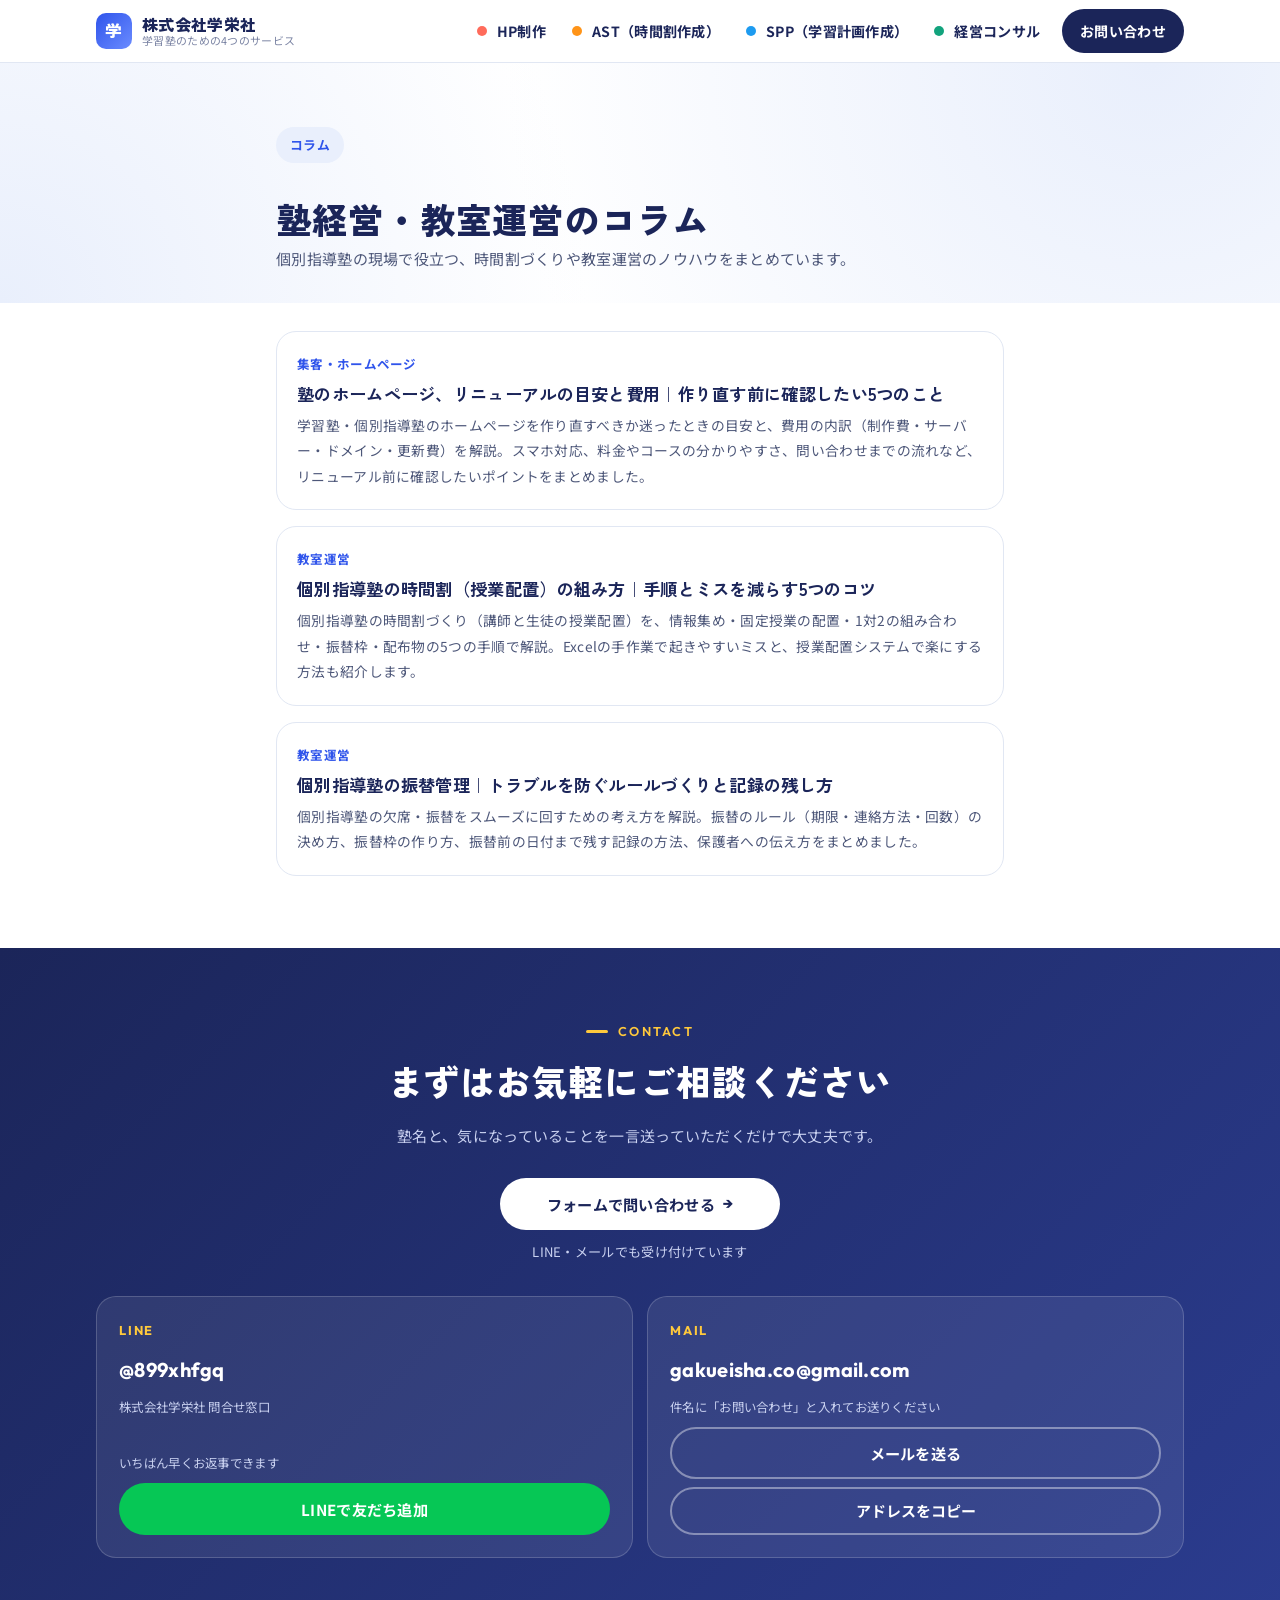
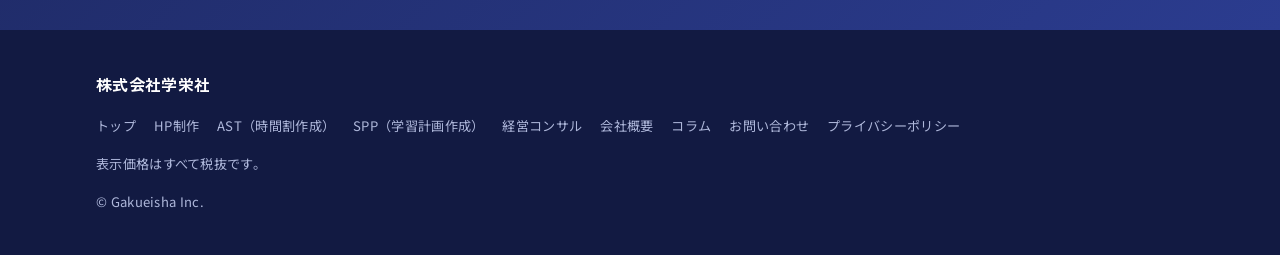
<file: column.html>
<!doctype html>
<html lang="ja">
<head>
<meta charset="utf-8">
<meta name="viewport" content="width=device-width, initial-scale=1, viewport-fit=cover">
<title>塾経営・教室運営のコラム｜学栄社</title>
<meta name="description" content="個別指導塾の時間割（授業配置）の組み方や振替管理など、塾経営・教室運営に役立つコラムを掲載しています。">
<!--SEO-->
<link rel="canonical" href="https://gakueisha.jp/column.html">
<meta property="og:type" content="website">
<meta property="og:site_name" content="株式会社学栄社">
<meta property="og:title" content="塾経営・教室運営のコラム｜学栄社">
<meta property="og:description" content="個別指導塾の時間割（授業配置）の組み方や振替管理など、塾経営・教室運営に役立つコラムを掲載しています。">
<meta property="og:url" content="https://gakueisha.jp/column.html">
<meta property="og:image" content="https://gakueisha.jp/img/og.jpg">
<meta property="og:locale" content="ja_JP">
<meta name="twitter:card" content="summary_large_image">
<link rel="icon" href="img/favicon.svg" type="image/svg+xml">

<!--/SEO-->
<link rel="preconnect" href="https://fonts.googleapis.com"><link rel="preconnect" href="https://fonts.gstatic.com" crossorigin>
<link rel="stylesheet" href="https://fonts.googleapis.com/css2?family=Zen+Kaku+Gothic+New:wght@500;700;900&family=Noto+Sans+JP:wght@400;500;700&family=Outfit:wght@500;600;700;800&display=swap">
<link rel="stylesheet" href="site.css">
<style>
.art{max-width:760px}
.art .meta{font-size:.8rem;color:var(--muted);margin-top:10px}
.art h1{font-size:clamp(1.5rem,6vw,2.2rem)}
.art .toc{background:var(--soft);border-radius:var(--r-s);padding:16px 20px;margin:24px 0}
.art .toc b{display:block;margin-bottom:6px}
.art .toc ol{margin:0;padding-left:1.3em;display:grid;gap:4px;font-size:.92rem}
.art h2{font-size:clamp(1.2rem,5vw,1.5rem);margin:44px 0 14px;padding-left:14px;border-left:5px solid var(--c)}
.art h3{font-size:1.05rem;margin:26px 0 8px}
.art p{margin:0 0 14px;line-height:1.95}
.art ul,.art ol.list{margin:0 0 16px;padding-left:1.3em;display:grid;gap:6px;line-height:1.8}
.art .point{background:var(--c-s);border-left:5px solid var(--c);border-radius:0 12px 12px 0;padding:14px 16px;margin:18px 0}
.art .point b{display:block;margin-bottom:4px}
.art figure{margin:20px 0}
.art .cta-box{margin-top:44px;background:var(--card);border:2px solid var(--c);border-radius:var(--r);padding:22px 20px;display:grid;gap:10px}
.art .cta-box h2{margin:0;border:0;padding:0;font-size:1.2rem}
.list-cards{display:grid;gap:16px;margin-top:28px}
.list-cards a{display:grid;gap:6px;text-decoration:none;background:var(--card);border:1px solid var(--line);border-radius:var(--r);padding:20px}
.list-cards b{font-family:var(--f-jp);font-size:1.08rem;line-height:1.5}
.list-cards span{font-size:.86rem;color:var(--ink-soft)}
.list-cards small{color:var(--c);font-weight:700}
.pp h2{font-size:1.1rem;margin:30px 0 10px}
.pp p,.pp li{font-size:.92rem;line-height:1.9}
</style>
<!-- Google tag (gtag.js) -->
<script async src="https://www.googletagmanager.com/gtag/js?id=G-DGD4G7DNEV"></script>
<script>window.dataLayer=window.dataLayer||[];function gtag(){dataLayer.push(arguments);}gtag('js',new Date());gtag('config','G-DGD4G7DNEV');</script>
</head>
<body class="" data-page="column">
<header class="top"><div class="wrap"><a class="logo" href="./"><span class="mk">学</span><span><b>株式会社学栄社</b><small>学習塾のための4つのサービス</small></span></a><button class="menu-btn" type="button" aria-label="メニュー" aria-expanded="false"><span></span></button><nav class="gnav"><a href="hp.html"><i style="background:var(--hp)"></i>HP制作</a><a href="ast.html"><i style="background:var(--ast)"></i>AST（時間割作成）</a><a href="spp.html"><i style="background:var(--spp)"></i>SPP（学習計画作成）</a><a href="consult.html"><i style="background:var(--con)"></i>経営コンサル</a><a class="cta" href="contact.html">お問い合わせ</a></nav></div></header>
<section class="s-hero" style="padding-bottom:16px"><div class="wrap art">
<span class="tag">コラム</span>
<h1>塾経営・教室運営のコラム</h1>
<p class="lead">個別指導塾の現場で役立つ、時間割づくりや教室運営のノウハウをまとめています。</p>
</div></section>
<section style="padding-top:0"><div class="wrap art">
<div class="list-cards">
<a href="column-hp-renewal.html"><small>集客・ホームページ</small><b>塾のホームページ、リニューアルの目安と費用｜作り直す前に確認したい5つのこと</b><span>学習塾・個別指導塾のホームページを作り直すべきか迷ったときの目安と、費用の内訳（制作費・サーバー・ドメイン・更新費）を解説。スマホ対応、料金やコースの分かりやすさ、問い合わせまでの流れなど、リニューアル前に確認したいポイントをまとめました。</span></a>
<a href="column-jikanwari.html"><small>教室運営</small><b>個別指導塾の時間割（授業配置）の組み方｜手順とミスを減らす5つのコツ</b><span>個別指導塾の時間割づくり（講師と生徒の授業配置）を、情報集め・固定授業の配置・1対2の組み合わせ・振替枠・配布物の5つの手順で解説。Excelの手作業で起きやすいミスと、授業配置システムで楽にする方法も紹介します。</span></a>
<a href="column-furikae.html"><small>教室運営</small><b>個別指導塾の振替管理｜トラブルを防ぐルールづくりと記録の残し方</b><span>個別指導塾の欠席・振替をスムーズに回すための考え方を解説。振替のルール（期限・連絡方法・回数）の決め方、振替枠の作り方、振替前の日付まで残す記録の方法、保護者への伝え方をまとめました。</span></a>
</div>
</div></section>
<div id="ct" data-subject="お問い合わせ"></div>
<footer><div class="wrap"><b>株式会社学栄社</b><nav><a href="./">トップ</a><a href="hp.html">HP制作</a><a href="ast.html">AST（時間割作成）</a><a href="spp.html">SPP（学習計画作成）</a><a href="consult.html">経営コンサル</a><a href="company.html">会社概要</a><a href="column.html">コラム</a><a href="contact.html">お問い合わせ</a><a href="privacy.html">プライバシーポリシー</a></nav><span>表示価格はすべて税抜です。</span><span>© Gakueisha Inc.</span></div></footer>
<script src="main.js"></script>
</body>
</html>
</file>
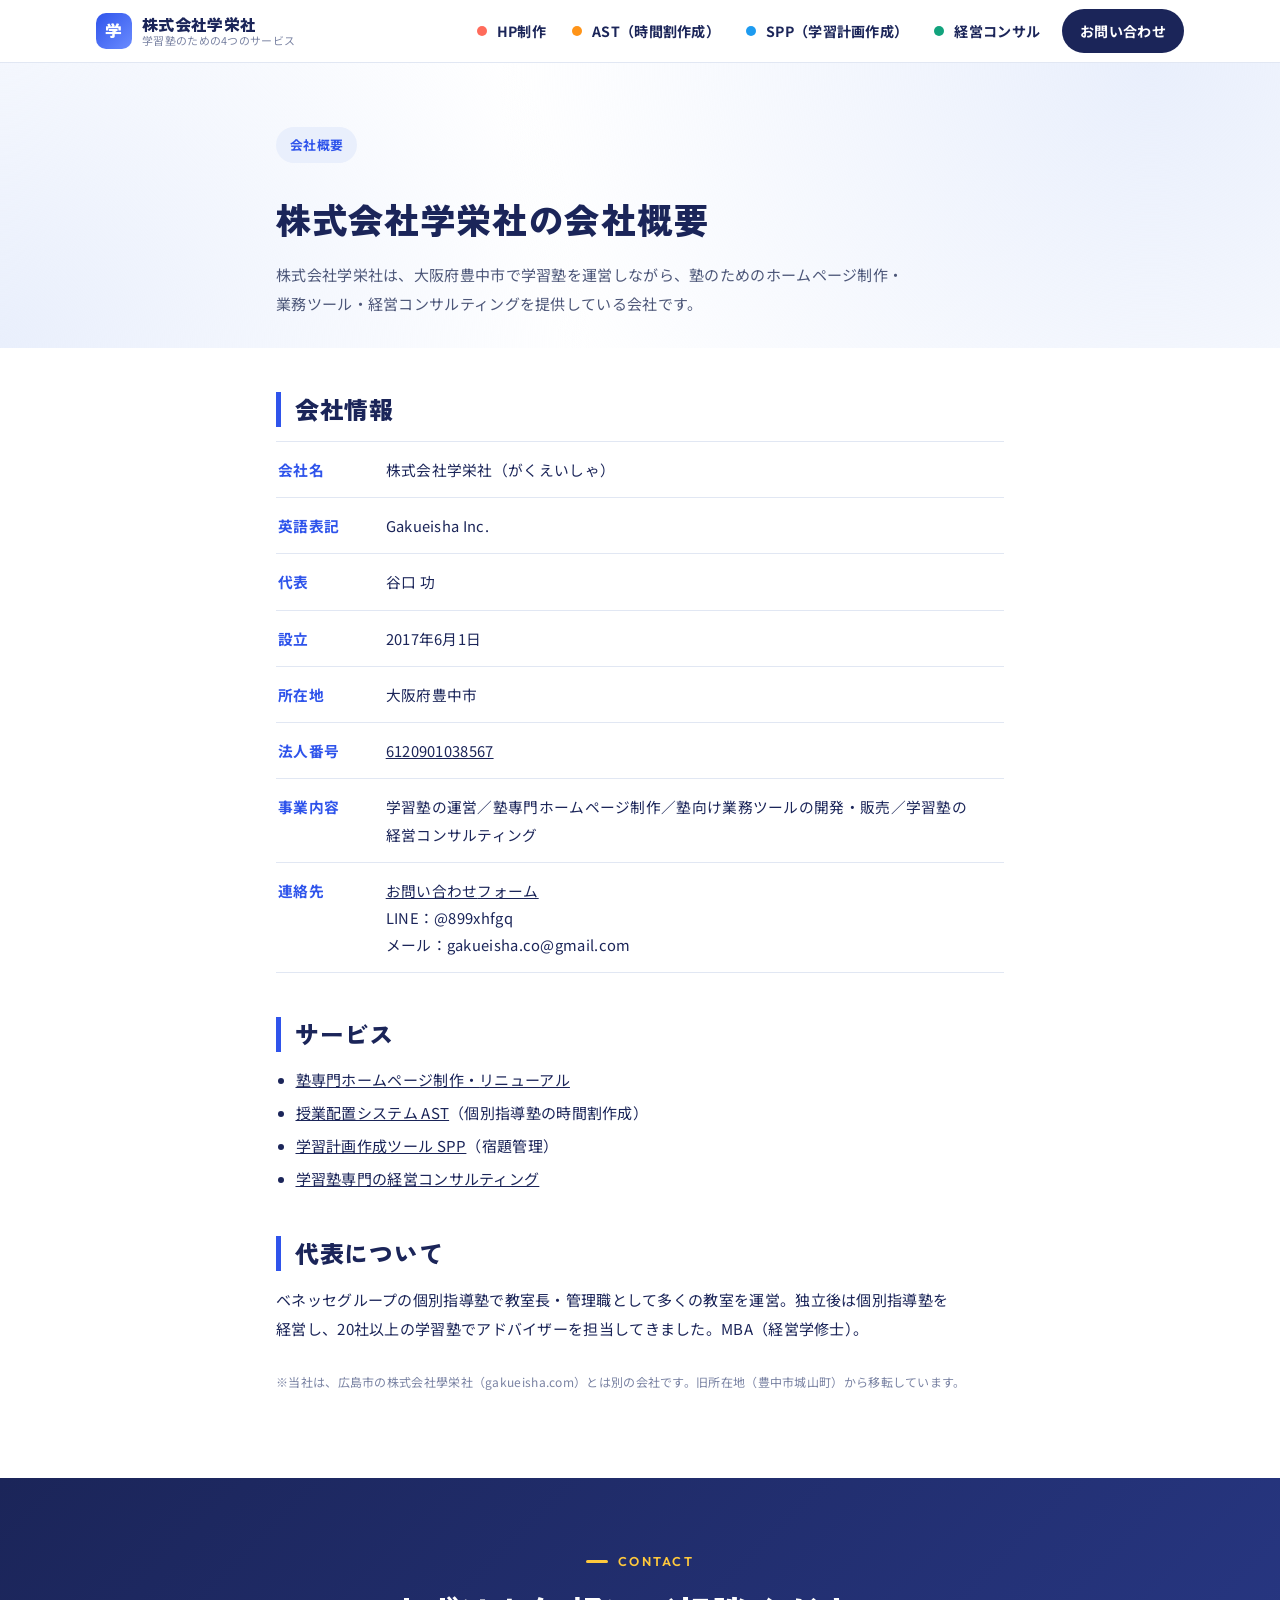
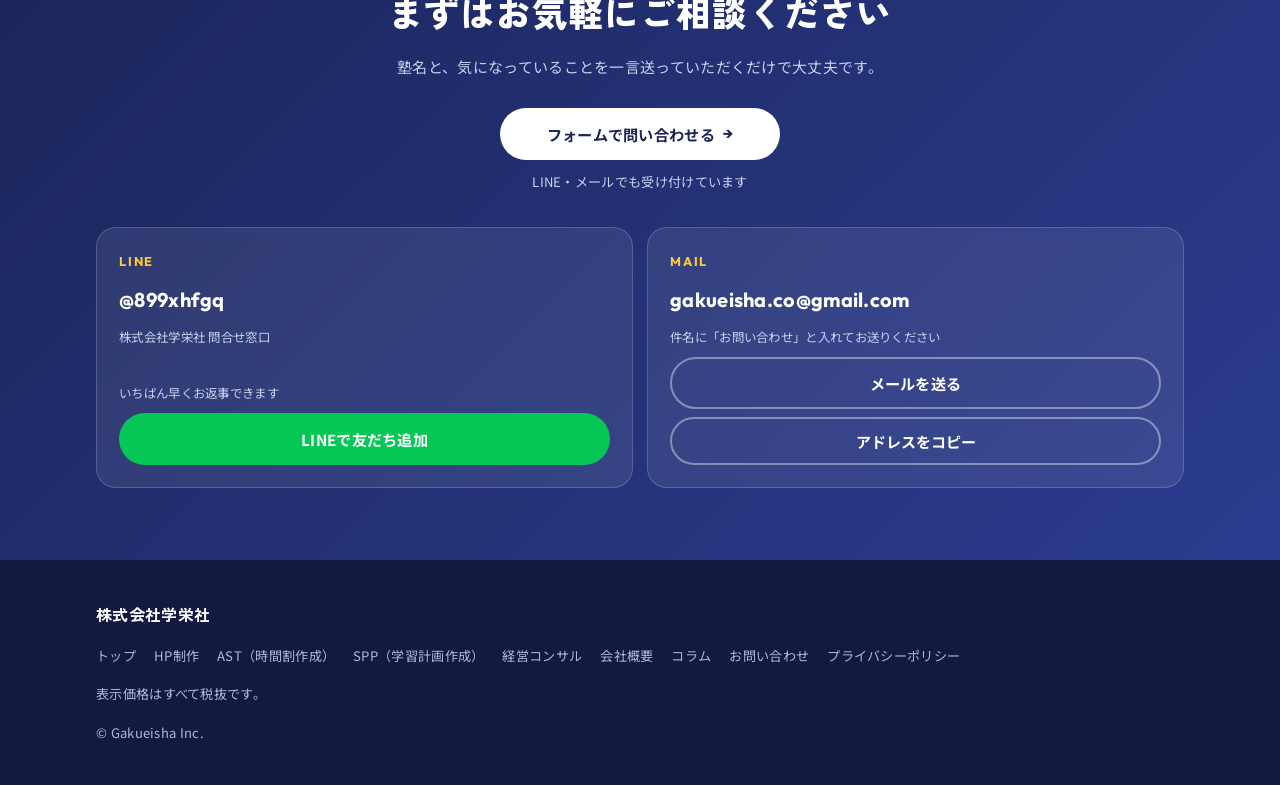
<file: company.html>
<!doctype html>
<html lang="ja">
<head>
<meta charset="utf-8">
<meta name="viewport" content="width=device-width, initial-scale=1, viewport-fit=cover">
<title>会社概要｜株式会社学栄社（大阪府豊中市）</title>
<meta name="description" content="株式会社学栄社（大阪府豊中市）の会社概要。2017年6月設立。学習塾の運営、塾専門ホームページ制作、塾向け業務ツールAST・SPPの開発・販売、学習塾の経営コンサルティングを行っています。">
<!--SEO-->
<link rel="canonical" href="https://gakueisha.jp/company.html">
<meta property="og:type" content="website">
<meta property="og:site_name" content="株式会社学栄社">
<meta property="og:title" content="会社概要｜株式会社学栄社（大阪府豊中市）">
<meta property="og:description" content="株式会社学栄社（大阪府豊中市）の会社概要。2017年6月設立。学習塾の運営、塾専門ホームページ制作、塾向け業務ツールAST・SPPの開発・販売、学習塾の経営コンサルティングを行っています。">
<meta property="og:url" content="https://gakueisha.jp/company.html">
<meta property="og:image" content="https://gakueisha.jp/img/og.jpg">
<meta property="og:locale" content="ja_JP">
<meta name="twitter:card" content="summary_large_image">
<link rel="icon" href="img/favicon.svg" type="image/svg+xml">
<script type="application/ld+json">{"@context":"https://schema.org","@graph":[{"@type":"AboutPage","@id":"https://gakueisha.jp/company.html#page","url":"https://gakueisha.jp/company.html","name":"会社概要｜株式会社学栄社（大阪府豊中市）","inLanguage":"ja","about":{"@id":"https://gakueisha.jp/#org"}},{"@type":"Organization","@id":"https://gakueisha.jp/#org","name":"株式会社学栄社","url":"https://gakueisha.jp/"},{"@type":"BreadcrumbList","itemListElement":[{"@type":"ListItem","position":1,"name":"トップ","item":"https://gakueisha.jp/"},{"@type":"ListItem","position":2,"name":"会社概要","item":"https://gakueisha.jp/company.html"}]}]}</script>
<!--/SEO-->
<link rel="preconnect" href="https://fonts.googleapis.com"><link rel="preconnect" href="https://fonts.gstatic.com" crossorigin>
<link rel="stylesheet" href="https://fonts.googleapis.com/css2?family=Zen+Kaku+Gothic+New:wght@500;700;900&family=Noto+Sans+JP:wght@400;500;700&family=Outfit:wght@500;600;700;800&display=swap">
<link rel="stylesheet" href="site.css">
<style>
.art{max-width:760px}
.art .meta{font-size:.8rem;color:var(--muted);margin-top:10px}
.art h1{font-size:clamp(1.5rem,6vw,2.2rem)}
.art .toc{background:var(--soft);border-radius:var(--r-s);padding:16px 20px;margin:24px 0}
.art .toc b{display:block;margin-bottom:6px}
.art .toc ol{margin:0;padding-left:1.3em;display:grid;gap:4px;font-size:.92rem}
.art h2{font-size:clamp(1.2rem,5vw,1.5rem);margin:44px 0 14px;padding-left:14px;border-left:5px solid var(--c)}
.art h3{font-size:1.05rem;margin:26px 0 8px}
.art p{margin:0 0 14px;line-height:1.95}
.art ul,.art ol.list{margin:0 0 16px;padding-left:1.3em;display:grid;gap:6px;line-height:1.8}
.art .point{background:var(--c-s);border-left:5px solid var(--c);border-radius:0 12px 12px 0;padding:14px 16px;margin:18px 0}
.art .point b{display:block;margin-bottom:4px}
.art figure{margin:20px 0}
.art .cta-box{margin-top:44px;background:var(--card);border:2px solid var(--c);border-radius:var(--r);padding:22px 20px;display:grid;gap:10px}
.art .cta-box h2{margin:0;border:0;padding:0;font-size:1.2rem}
.list-cards{display:grid;gap:16px;margin-top:28px}
.list-cards a{display:grid;gap:6px;text-decoration:none;background:var(--card);border:1px solid var(--line);border-radius:var(--r);padding:20px}
.list-cards b{font-family:var(--f-jp);font-size:1.08rem;line-height:1.5}
.list-cards span{font-size:.86rem;color:var(--ink-soft)}
.list-cards small{color:var(--c);font-weight:700}
.jp-phrase{display:inline-block}
.pp h2{font-size:1.1rem;margin:30px 0 10px}
.pp p,.pp li{font-size:.92rem;line-height:1.9}
</style>
<!-- Google tag (gtag.js) -->
<script async src="https://www.googletagmanager.com/gtag/js?id=G-DGD4G7DNEV"></script>
<script>window.dataLayer=window.dataLayer||[];function gtag(){dataLayer.push(arguments);}gtag('js',new Date());gtag('config','G-DGD4G7DNEV');</script>
</head>
<body class="" data-page="company">
<header class="top"><div class="wrap"><a class="logo" href="./"><span class="mk">学</span><span><b>株式会社学栄社</b><small>学習塾のための4つのサービス</small></span></a><button class="menu-btn" type="button" aria-label="メニュー" aria-expanded="false"><span></span></button><nav class="gnav"><a href="hp.html"><i style="background:var(--hp)"></i>HP制作</a><a href="ast.html"><i style="background:var(--ast)"></i>AST（時間割作成）</a><a href="spp.html"><i style="background:var(--spp)"></i>SPP（学習計画作成）</a><a href="consult.html"><i style="background:var(--con)"></i>経営コンサル</a><a class="cta" href="contact.html">お問い合わせ</a></nav></div></header>
<section class="s-hero" style="padding-bottom:16px"><div class="wrap art">
<span class="tag">会社概要</span>
<h1>株式会社学栄社の会社概要</h1>
<p class="lead" style="margin-top:16px">株式会社学栄社は、大阪府豊中市で学習塾を運営しながら、塾のためのホームページ制作・業務ツール・経営コンサルティングを提供している会社です。</p>
</div></section>
<section style="padding-top:0"><div class="wrap art">
<h2>会社情報</h2>
<div class="career">
<div><span class="k">会社名</span><span>株式会社学栄社（がくえいしゃ）</span></div>
<div><span class="k">英語表記</span><span>Gakueisha Inc.</span></div>
<div><span class="k">代表</span><span>谷口 功</span></div>
<div><span class="k">設立</span><span>2017年6月1日</span></div>
<div><span class="k">所在地</span><span>大阪府豊中市</span></div>
<div><span class="k">法人番号</span><span><a href="https://info.gbiz.go.jp/hojin/ichiran?hojinBango=6120901038567" target="_blank" rel="noopener">6120901038567</a></span></div>
<div><span class="k">事業内容</span><span>学習塾の運営／塾専門ホームページ制作／塾向け業務ツールの開発・販売／学習塾の経営コンサルティング</span></div>
<div><span class="k">連絡先</span><span><a href="contact.html">お問い合わせフォーム</a><br>LINE：@899xhfgq<br>メール：gakueisha.co@gmail.com</span></div>
</div>
<h2>サービス</h2>
<ul>
<li><a href="hp.html">塾専門ホームページ制作・リニューアル</a></li>
<li><a href="ast.html">授業配置システム AST（個別指導塾の時間割作成）</a></li>
<li><a href="spp.html">学習計画作成ツール SPP（宿題管理）</a></li>
<li><a href="consult.html">学習塾専門の経営コンサルティング</a></li>
</ul>
<h2>代表について</h2>
<p>ベネッセグループの個別指導塾で教室長・管理職として多くの教室を運営。独立後は個別指導塾を経営し、20社以上の学習塾でアドバイザーを担当してきました。MBA（経営学修士）。</p>
<p style="margin-top:28px;font-size:.75rem;line-height:1.7;color:var(--muted)">※当社は、広島市の株式会社學栄社（gakueisha.com）とは別の会社です。旧所在地（豊中市城山町）から移転しています。</p>
</div></section>
<div id="ct" data-subject="お問い合わせ"></div>
<footer><div class="wrap"><b>株式会社学栄社</b><nav><a href="./">トップ</a><a href="hp.html">HP制作</a><a href="ast.html">AST（時間割作成）</a><a href="spp.html">SPP（学習計画作成）</a><a href="consult.html">経営コンサル</a><a href="company.html">会社概要</a><a href="column.html">コラム</a><a href="contact.html">お問い合わせ</a><a href="privacy.html">プライバシーポリシー</a></nav><span>表示価格はすべて税抜です。</span><span>© Gakueisha Inc.</span></div></footer>
<script src="main.js"></script>
<script>"use strict";(()=>{var $={UW3:{"\u3002":2927,\u306E:1892,"\u3001":2284,\u3092:2561,\u306B:1845,\u304C:1948,\u306F:1984,\u3068:1587,\u3057:271,\u308B:1470,\u3082:1601,\u306A:1344,\u3067:1587,\u305F:1186,\u3044:987,\u304F:1291,\u3066:1232,\u3046:1103,\u3078:1295,\u3089:785,\u3084:1175,"\uFF1F":1825,"?":1907,\u3063:-328,\u3053:34,\u3050:1295,\u30FC:-115,\u3093:562,"\uFF0C":1899,\u3070:1101,"\uFF3D":1183,\u308A:562,\u304B:1027,"]":1526,"\uFF01":1800,\u304A:-586,\u305E:1144,\u307E:10,\u30C3:-550,"\uFF0E":1156,\u3064:651,\u7A7A:725,\u30B9:-380,\u3069:802,"\u2026":1480,\u30A4:-309,\u30F3:-195,"\u30FB":500,\u3060:610,\u65B9:471,"\u300C":-625,"\uFF09":1443,\u90E8:320,\u30D7:-346,\u3054:-383,\u3042:571,\u30D5:-463,"\u266A":1333,"\u300D":831,\u30E9:-86,"\u2606":1296,\u305A:901,\u96FB:-404,\u4EAC:-315,\u5927:-272,\u308D:670,\u30A2:-308,\u624B:-74,\u65E5:337,\u306C:884,"\uFF10":-345,\u3059:643,\u3005:969,\u4EE5:-306,\u7B11:1487,\u9593:425,"\uFF11":-440,\u89B3:-178,\u5EA6:591,"\u300E":-337,\u65B0:-237,"[":-315,\u7684:295,\u30AB:-103,\u30ED:-227,\u304D:224,\u5206:475,\u308C:234,\u3080:812,\u3058:416,\u54C1:43,\u3041:695,\u30B8:-61,\u305B:290,\u4ECA:372,\u3083:607,\u90FD:-78,\u5F8C:595,\u4E2D:373,\u3076:734,\u3048:465,"\u3011":474,\u30B7:-202,\u30C9:-178,\u5909:324,"\u301C":332,\u756A:217,\u7136:621,\u4E0D:-192,"\u2605":1042,\u5B50:-142,\u3088:187,\u3061:259,"\uFF3B":-239,\u30BF:-21,\u8AAC:81,\u767A:-151,\u6700:-149,\u6642:91,\u7D20:-150,\u5E74:180,\u6BB5:248,\u610F:-97,\u3073:18,\u4EE3:-109,\u5B66:-75,"\u3000":208,\u5473:281,\u6599:-83,\u30CB:-63,\u5149:-40,\u884C:-130,\u7528:-107,\uFF4F:-96,\u4F53:357,\u30C8:-7,\u591C:538,\u4F5C:-86,\u7686:419,\u4EBA:76,\u65A4:436,\u6708:111,\u9078:-77,"\uFF12":-60,"\u201D":364,\u805E:-63,"\uFF1A":131,\u524D:152,\u5916:74,\u6614:700,\u8D85:449,\u30EC:-25,\u9031:92,"\uFF15":-34,\u81EA:-23,\u6C34:60,"\uFF13":-31,\u8272:219,"\u300F":227,\u51FA:-24,\u80FD:-13,\u30D3:-19,\u307F:10,\u30C6:-13,\u958B:-14,\u30E2:-19,\u30D0:-11,\u6A5F:-8,\u306D:89,\u7A0B:52,\u984C:19},UW4:{"\u3002":-2922,\u306E:-1829,\u306B:-1800,\u304C:-1558,\u306F:-1613,"\u3001":-2880,\u308B:-2279,\u3067:-1294,\u3068:-1398,\u3066:-1523,\u3092:-1805,\u3063:-2001,\u304B:-1270,\u308A:-1900,\u3046:-1060,\u307E:-821,\u3057:-919,\u305F:-813,\u3044:-677,\u304A:416,\u306A:-905,\u3089:-2069,\u3060:-1191,\u3061:-984,\u3059:-719,\u308C:-1661,\u3093:-1845,\u304D:-881,\u305D:223,\u30FC:-1266,\u3084:-634,"\u300D":-2633,\u3042:80,\u3051:-1608,\u3082:-1204,\u305E:-1148,\u304F:-1282,\u3054:115,\u3055:-874,\u898B:362,"\uFF1F":-2258,\u3081:-1017,\u307F:-637,\u3088:-628,\u4EBA:194,"\u300C":1150,\u79C1:801,\u30C3:-648,\u3050:-767,\u30F3:-592,"[":1562,\u4E00:274,\u601D:305,\u308F:-782,"?":-1832,\u5408:-827,\u3058:-1103,"\uFF01":-2093,"\uFF0C":-1996,\u8A00:113,\u4F55:401,\u305B:-826,"\u300E":381,\u5834:131,\u884C:159,\u3048:-921,\u4ECA:499,"\u300F":-2280,\u6642:151,\u98DF:116,\u5E83:186,\u4EAC:116,"\u30FB":-730,\u308D:-1233,\u65E5:91,"\uFF0E":-1415,\u7A7A:437,\u3078:-656,\u3070:-1177,\u3064:-610,"\u2026":-1457,\u3079:-1266,"]":-968,"\uFF11":526,\u52B9:165,\u5927:150,\u30B5:81,\u30EB:-258,\u30EA:-278,\u30A8:110,\u3073:-776,\u7279:505,\u4F7F:548,\u5F53:94,\u306D:-1134,"\uFF08":1297,\u7159:1201,\u7DBA:1248,\u3086:-455,\u65B9:-170,\u305A:-945,\u6C17:102,\u3069:-493,\u3076:-833,\u643A:129,\u81EA:280,"\uFF12":320,"\uFF3B":923,\u3041:-815,\u3083:-1080,\u6700:278,"\uFF3D":-415,\u6765:55,\u5E2F:-257,\u3087:-821,\u30D5:-181,\u9593:-296,\u7B11:-1461,\u30B9:-53,"\uFF09":-1557,\u6709:269,\u65B0:130,\u3053:-225,\u30BF:-78,\u826F:26,\u304E:-912,\u7528:-291,\u305C:-824,\u3080:-488,"\u2606":-806,\u5236:351,\u7D9A:-263,\u30AB:102,"\u266A":-1027,\u80FD:-219,\u3056:-431,\u30E1:37,\u8868:152,"\uFF13":243,\u591A:356,\u624B:66,"\u301C":-835,\u30A4:-59,\u30E5:-196,\u516C:161,\u64CD:53,\u307B:-135,\u7121:211,\u66F8:273,\u7684:-273,"\uFF10":-120,\u30C7:120,\u6B21:54,\u3052:-452,\u53D6:-302,\u4E0D:302,\u30ED:-78,"(":401,\u53CB:77,\u50D5:301,\u3065:-538,"\u3010":369,"\u3000":-696,\u5C0F:245,\u5207:-192,\u56DE:-380,\u63DB:-240,\u4E8C:437,\u8FBC:-347,\u30D0:93,\u306C:-171,\u697D:174,\u672C:-25,\uFF4F:-170,\u6C34:124,\u307C:-350,\u8857:232,\u5C11:103,"\u201D":-928,\u54C1:-114,\u6A5F:-40,\u30AF:-35,\u30C8:-61,\u52D5:-15,\u5165:55,\u4EE3:-128,\u30EC:-40,\u30B3:41,\u6D77:165,"\u2605":-456,\u590F:213,\uFF33:-50,\u6771:408,\u5E74:-104,\u30CB:-67,\u5238:-249,\u7F8E:119,\u901A:-78,\u8A71:105,\u524D:-43,\u796D:328,\u53C2:226,\u8FD4:-112,\u805E:85,\u771F:-116,\u30D3:-60,\u3075:-117,\u56DB:193,\u4F4F:70,\u5168:49,\u5B9F:46,"\uFF3E":-199,\u3071:-126,\u3043:-128,\u5F7C:43,\u30B0:-22,\u9AD8:32,\u59FF:23,\u8AB0:136,\u30C9:-33,\u7ACB:-84,\u60C5:-16,\u5E97:24,\u81ED:348,\u5F0F:-76,\u614B:-24,\u5B89:54,\u3072:50,\u4F8B:76,\u4F5C:-21,\u808C:5,\u5FC3:8,\u65C5:11,\u79FB:-17,\u8DB3:19,\u9053:5,\u7269:-13,\u7518:11,\u4E09:5,\u5EA6:-5,\u9031:-2},UW5:{"\u3002":-674,"\u3001":-346,\u306A:-317,\u306F:-338,\u306B:-273,\u3046:172,\u3063:529,\u305D:-622,\u3068:-277,\u3067:-291,\u304D:368,\u3092:-234,\u308B:172,\u307E:-20,\u3059:-277,\u3048:248,\u3044:160,\u306E:-249,\u3079:878,\u30E9:186,\u3058:320,\u3053:50,\u52D5:712,\u308C:204,\u3082:-129,\u305F:4,"\u30FB":-282,\u3057:-123,\u304F:140,\u3081:184,\u3055:-135,"\u300D":-340,\u4F9B:204,\u30EB:-252,\u3042:-213,\u304B:69,\u5E2F:89,\u529B:138,\u3064:443,\u80FD:6,\u30C8:-131,\u30F3:-77,\u3078:-322,\u4E0A:-301,\u5668:-87,\u65E5:204,\u601D:-109,\u304C:-177,\u307C:484,\u3076:48,\u3056:179,\u308A:94,\u3093:407,\u3060:-93,\u3088:-152,\u3051:-58,"\uFF3D":-114,\u308F:266,\u305A:293,\u3061:227,\u56DE:299,\u5E74:381,"[":-131,"\uFF01":-144,"\uFF0E":-205,\u30B9:-67,\u5F53:218,\u90FD:26,\u3066:84,\u5229:347,\u30A4:76,\u5E83:-173,\u308D:-74,\u7684:-90,\u3073:271,\u30E5:-88,\u4E08:295,\u8449:122,\u5927:-67,\u3089:70,\u96FB:-48,\u666F:148,\u6240:11,"\uFF11":-88,\u8A00:-119,\u958B:103,\u3069:-42,\u5BFA:-105,\u672C:122,\u9769:-245,\u4F53:-384,\u304E:139,\u5238:-65,"\u2026":-60,\u4F5C:102,\u6709:-42,\u3080:173,\u306D:-53,\u7248:-43,\u5148:-252,\u8981:29,\u4E00:-30,\u30B0:-23,\u5408:23,\u3005:52,\u6539:-54,\u30D0:-33,"\uFF1F":-30,\u4F7F:-83,"\uFF12":-51,\u8EFD:28,\u884C:-34,\u671F:33,\u9762:21,\u30ED:10,\u660E:21,\u6CD5:-16,\u30E3:3,\u30C6:-3},UW2:{"\u3002":-529,\u306E:-310,\u3092:-850,"\u3001":-537,\u3057:117,\u306B:-356,\u304B:24,\u3082:-359,\u304C:-288,\u3068:-399,\u3063:90,\u3067:-342,\u308C:33,\u305D:-238,\u3088:-29,\u304A:-471,\u305E:-455,\u3066:-290,\u4EE5:1113,\u3059:189,\u307E:164,\u4EBA:186,\u3055:308,"\u300D":102,\u3064:-182,\u3060:162,\u3042:-130,\u3081:66,\u3046:-203,\u898B:-170,\u624B:459,\u304F:-253,\u5C11:316,\u306F:-346,\u5168:550,\u4E00:525,\u89E3:349,\u306A:-223,\u304D:-23,\u3051:99,\u3044:-42,\u7279:271,\u6CD5:547,\u3069:-153,\u826F:148,\u7D50:1019,\u98DF:125,\u3086:379,\u30E9:-135,\u6BCE:772,\u968F:940,\u3072:-1043,\u307B:259,\u30A4:-69,\u5883:-203,\u308A:-80,\u308B:-136,\u540C:395,\u8A00:-95,\u3093:82,\u3071:110,\u305F:-84,\u5834:96,\u53D6:-187,\u4F5C:-110,\u5B50:-5,\u308F:82,\u3084:-180,\u591A:241,\u5927:130,\u80FD:139,\u305C:424,"\uFF1F":-206,\u77E5:-114,\u8A71:3,\u76EE:-169,\u984C:123,\u30C7:-143,"\u300C":-94,\u30B5:-137,\u3050:-136,"\uFF3D":-170,\u3070:-94,\u3054:-83,\u306D:197,\u95A2:739,\u30FC:94,\u30B0:-101,\u65B0:-41,\uFF30:-392,"\uFF10":95,"\uFF11":83,"]":-133,\u843D:-328,"\uFF3E":278,\u672C:215,"?":-123,"\uFF12":-105,"\uFF0C":-126,\u5148:226,"\uFF3B":-21,\u30B8:-67,\u307F:-31,\u5473:113,\u548C:169,\u751F:118,\u4E57:-147,\u305B:16,\u7D20:-204,\u5BB6:48,\u7ACB:-218,\u30B7:-85,\u4E16:-73,\u6C34:124,"[":-2,"\u300E":-102,\u524D:49,\u3076:2,\u30B1:-95,\u96FB:95,\u6211:-207,\u6B8B:150,\u5238:-100,\u4ECA:12,\u767E:-106,\u8ECA:72,\u5897:-88,\u632F:-80,\u6848:109,\u7528:-31,\u30D7:-26,\u76F4:161,\u4E09:80,\u308D:-30,\u30D0:72,\u51B7:-23,\u7740:-15,\u65E9:94,\u7A7A:-11,\u5B9F:50,"\uFF15":-45,\u3052:42,\u4E26:27,\u8FFD:-48,\u9AD8:10,\u5909:-5,\u30D5:-2},UW1:{\u3044:-85,\u306B:-142,\u3067:-123,\u306A:-111,\u3064:209,"\u3002":-25,\u306F:-65,\u308A:-105,\u3068:36,\u304C:-106,\u3053:42,\u305D:48,\u3069:124,\u3046:21,\u3057:-28,\u898B:88,\u308B:-1,\u3060:-98,\u5927:155,\u3066:68,\u306E:6,\u4E0A:-86,\u304A:16,\u3093:94,\u5341:-92,\u305F:-31,\u304B:-72,\u6C34:46,\u77E5:39,\u3078:-23,\u30C3:196,\u59CB:130,\u30D7:-268,\u3063:87,\u4F5C:27,\u304F:44,"\uFF3B":-171,\u30BF:26,\u5C0F:264,\u308D:134,\u65B0:119,\u3082:10,"\uFF0E":-185,"\u300C":-111,"\u300E":-146,\u7A4D:-242,\u30A4:-100,\u3084:-90,\u884C:-39,\u4EAC:-118,\u30E1:167,\u30B9:-54,\u3061:80,\u30D0:110,"\uFF10":43,\u9593:106,\u64AE:-96,\u3048:-53,\u308C:36,\u4F55:93,\u58CA:-117,\u81EA:114,\u3056:280,\u3070:-43,"\u3001":-18,\u4EBA:-30,\u5C11:-46,\u3089:11,\u8C4A:68,\u6642:-42,\u57FA:-99,\u30FC:5,\u8A8D:-98,\u53D6:47,\u4F7F:-37,\u30B1:-28,"\u300D":-30,\u6A5F:18,\u66F8:-13,\u751F:-21,\u30AA:37,\u8272:13,\u3059:6,"]":-18,\u8A71:-6,\u9762:-14},UW6:{"\u3002":-92,\u306E:62,\u304C:120,\u306A:120,\u3055:360,\u3092:41,\u3057:188,\u3067:50,\u306F:97,\u3046:54,"\u3001":-16,\u3066:-15,\u3084:267,\u306B:103,\u308A:221,\u305B:-166,\u307F:265,\u3042:-69,\u308B:97,\u3044:115,\u3069:175,"\u300D":-95,\u3064:238,\u30FC:-64,\u3071:446,\u3068:23,\u3063:193,\u304A:-114,\u3082:39,\u30B0:138,\u6027:12,\u30D3:250,\u30B3:64,\u304B:132,\u307E:176,\u3081:252,\u5834:-184,\u4ED8:43,\u3051:-31,\u304F:87,\u4F9B:-338,\u4EBA:-34,\u753B:233,\u30AF:-139,\u30F3:-63,\u7684:123,\u30E5:118,\u3050:21,\u308F:139,\u3093:138,\u30BF:93,"\uFF10":306,"\u30FB":-83,\u308C:66,\u904A:-228,\u3070:123,\u7A7A:301,\u901A:-52,\u308D:102,\u65E5:98,\u305D:63,\u5BFA:186,\u30B9:15,\u5B66:-157,\u898B:-41,\u96FB:137,\u6700:-121,\u6C17:165,\u5730:163,\u3058:165,\u30EC:61,\u51FA:161,\u30A2:-32,\u8A00:-138,\u305A:-135,\u3087:-75,\u30B7:-43,\u3080:73,\u3053:12,\u3059:4,\u30AB:42,\u30EB:41,\u30D1:-70,\u5E83:-47,\u8FBC:58,\u8FD4:81,\u516C:-17,\u30D4:124,\u3089:10,"\uFF0C":19,\u3088:8,"\uFF1A":131,\u3083:-21,\u6C34:68,\u3060:-6,\uFF33:-5,\u5408:13,\u6765:-5,\u3061:2},BW2:{\u3068\u3053:-712,\u306A\u3044:-1317,\u3068\u3044:124,\u305B\u304F:2468,\u3068\u304A:-1191,\u3067\u3059:-1081,\u3066\u3044:-618,\u3078\u3088:1276,\u306E\u3067:-547,\u3067\u3042:-1441,\u3044\u3088:-1011,\u305F\u3068:361,\u306E\u307F:-1006,\u3046\u3054:674,\u305F\u3044:-932,\u306A\u3069:-902,\u3066\u304A:-1002,\u306B\u3082:-637,\u3067\u3082:-695,\u308B\u3088:-358,\u305F\u307E:-658,\u304F\u306A:-747,\u3044\u305F:-619,\u3066\u304F:-532,"\u3001\u3068":-465,\u3067\u304D:-833,\u306F\u3058:-954,\u306B\u306F:-393,\u3068\u3081:-230,\u5FB4\u30A8:986,\u672C\u30A4:1172,\u3067\u3057:-731,\u3046\u3069:-807,\u3082\u3064:-209,\u5E2F\u96FB:-292,\u3084\u3059:-668,\u306E\u304C:-426,\u3044\u307E:-361,\u3044\u5408:-356,\u306A\u304F:-294,\u3044\u3068:-335,\u304F\u3060:-596,\u306A\u304B:-196,\u3053\u305D:-491,\u3089\u3086:-545,\u3044\u3044:-388,\u3073\u4E0A:1040,\u3046\u3084:-351,\u3046\u6620:519,\u3068\u3082:-304,\u305F\u3061:-343,\u3044\u3082:369,\u3066\u304D:-729,\u3089\u306A:-116,\u306E\u3082:-453,\u3066\u307F:-738,\u306E\u306F:-396,\u308B\u3067:-56,\u306E\u524D:-649,\u3066\u3042:-945,\u304C\u3057:177,\u304F\u3057:-257,\u3044\u65E5:238,\u3069\u3053:-492,\u3082\u3042:-179,\u3046\u3053:-32,\u3082\u3057:-274,\u306E\u3044:111,\u308B\u3068:-178,\u3066\u3082:-267,\u306E\u304B:-205,\u3059\u3054:-657,\u306E\u3060:-210,\u3069\u3082:-366,\u304B\u306A:-244,\u304F\u6765:17,\u3082\u3046:-266,\u3068\u304B:-409,\u306A\u3041:-332,\u3044\u3064:-112,\u304B\u3057:-202,\u3068\u304D:-285,\u3044\u306A:-242,\u3066\u884C:-1103,\u3067\u306A:-514,\u305F\u3060:-399,\u306F\u3044:-245,\u305F\u3088:-193,\u306A\u5834:150,\u308B\u306A:-278,\u305D\u3053:-715,\u305F\u3082:140,\u306A\u3042:-878,\u306F\u305A:-388,\u3044\u3057:-363,\u3057\u3044:-183,\u304C\u3063:-241,\u3066\u305F:-150,\u3057\u305F:-145,\u3078\u3068:-138,\u306F\u3042:-236,\u3066\u3053:-72,\u3067\u306F:-200,\u306B\u3057:-106,\u3070\u306A:-91,\u308A\u3057:72,\u308B\u3057:-199,\u3089\u3044:-134,\u305F\u306A:-152,\u3068\u306F:-148,\u4FC2\u306A:503,\u305F\u3057:-199,\u3066\u6B32:-457,"\u3002\u3068":90,\u308B\u304B:-98,\u3066\u3084:-153,\u3064\u3076:-56,\u590F\u4F11:-51,\u308A\u306A:203,\u306E\u65B9:54,\u3044\u3067:-88,\u308A\u3082:-73,\u3046\u3044:-94,\u65E5\u672C:-151,\u3076\u3064:-71,\u306A\u304A:-215,\u306E\u3054:-494,\u305F\u3055:-47,\u3044\u72B6:46,\u4EBA\u3044:704,\u65E5\u548C:-112,"\u30FB\u30FB":-82,\u306A\u3057:-92,\u8B58\u3053:44,\u306E\u3088:-19,\u3044\u308F:-49,\u3068\u3046:-13,"\u300D\u3067":282,\u3064\u3044:-47,\u308C\u305F:-28,\u3068\u3068:-50,"\u3001\u306A":-60,"\uFF0E\uFF15":-245,\u306B\u304E:-78,"\uFF0E\uFF19":-208,\u3066\u6765:-192,\u3067\u3044:-18,"\u3002\u7B11":-155,\u304C\u306E:32,"\uFF0E\u307E":28,\u3093\u3069:-2},BW1:{\u3057\u3044:547,\u304B\u3089:721,\u306A\u3044:579,\u3093\u306B:-500,\u3044\u3046:262,\u3088\u3046:-377,\u3082\u306F:-1403,\u306F\u3084:94,\u308C\u305F:433,\u3053\u305D:1261,\u307E\u307E:1051,\u3053\u3068:-614,\u3057\u3066:-81,\u3064\u306A:-732,"\u300D\u3068":95,\u305D\u306E:-392,\u306E\u307F:1390,\u305F\u3044:337,\u767D\u3044:697,\u308B\u306E:-448,\u3066\u3082:250,\u5C11\u3057:730,\u307E\u3082:-1322,\u306E\u306F:361,\u3084\u304F:435,\u304B\u3082:-671,\u3068\u304B:674,\u305F\u3089:548,\u305F\u3068:-552,\u3063\u305F:71,\u306A\u305E:-998,\u3053\u306E:-461,\u5168\u90E8:388,\u3046\u305E:83,\u3067\u306F:-155,\u307E\u3068:-834,\u306B\u306F:135,\u3093\u3060:339,\u3067\u3082:242,\u3093\u306A:154,\u3046\u306A:174,\u3061\u304C:-364,\u3068\u304C:-596,\u6676\u306E:1360,\u305F\u306E:-464,\u304C\u3068:-435,\u4EE5\u4E0A:317,\u306A\u3089:638,\u6700\u8FD1:1078,\u308B\u3068:5,\u3093\u3067:-224,\u3060\u3093:115,\u3088\u308A:819,\u3082\u3046:666,\u3082\u306E:-266,"\u3002\u30FB":1203,\u3044\u3068:-155,\u304F\u308C:673,\u601D\u3044:-808,\u3046\u306B:-45,\u304A\u3067:-1153,\u3088\u304F:375,\u304B\u3057:522,\u306B\u3082:298,\u77E5\u3089:-164,\u9752\u3044:240,\u3081\u3066:80,\u308C\u3066:-174,\u624B\u9806:449,\u305E\u306A:-79,\u540C\u3058:340,\u3060\u3051:488,\u3044\u306E:-157,\u3059\u306E:-260,\u307E\u3060:262,\u304D\u305F:229,\u3059\u3044:44,\u3044\u3044:-136,\u4F7F\u3044:-566,\u307E\u308A:244,\u3051\u3069:436,\u6575\u306A:298,\u305F\u3060:416,\u306A\u3050:401,\u3057\u305F:131,\u306A\u304F:235,\u3068\u3046:60,"\u304C\u3001":407,\u308A\u3068:398,\u3044\u306A:-82,\u306A\u305C:1021,\u304F\u3066:333,\u4EBA\u304C:107,\u3068\u306B:-163,\u8A00\u3044:-426,\u308C\u304C:-307,\u8CB7\u3044:-598,\u554F\u3044:-314,\u306E\u9593:718,\u3068\u304D:826,\u821E\u3046:446,\u3044\u3067:-477,\u3059\u304C:-137,\u306A\u3069:488,\u306E\u304C:266,\u3093\u3066:222,\u3084\u3089:462,"\u305F\uFF0E":408,\u306E\u3067:98,\u3048\u3070:232,\u3066\u306F:-175,\u5229\u306A:188,\u7684\u306A:141,"\u306F\u3001":203,\u3071\u308A:323,\u3082\u3057:638,\u3068\u3067:199,\u3057\u305A:-349,\u53D6\u308A:-196,\u3053\u3046:-154,\u3046\u3084:-118,\u73FE\u5728:497,\u3068\u3082:-54,\u5927\u5909:106,\u307B\u307C:386,\u3044\u305F:107,\u5F85\u3061:-313,\u3068\u306E:97,\u306E\u5F8C:497,\u3053\u3053:402,\u3046\u304B:176,\u7A7A\u304D:-161,\u5B89\u306B:-537,"\u3001\u3068":79,\u3066\u3044:-110,\u4E00\u756A:64,\u4F7F\u3046:175,\u3068\u306F:-98,\u3042\u30FC:942,\u666E\u6BB5:309,\u3044\u3082:-343,\u308B\u306B:-86,\u304D\u306A:65,\u3046\u3068:-102,"\uFF28\uFF0E":-249,\u6A4B\u306B:51,"\u3001\u4ECA":327,\u3079\u304D:568,\u307E\u3042:213,\u3068\u3044:-36,"\u3067\u3001":72,"\u3044\u300D":167,"\u304B\u3001":-116,\u4E0A\u306B:30,"\u3044\u3001":-24,\u3064\u3076:-136,\u3066\u308B:88,\u3061\u3089:-147,\u3089\u306A:-208,"\uFF3E\uFF3E":103,\u3057\u304B:22,\u305F\u308A:71,\u305F\u3081:382,\u3076\u3093:332,\u306E\u3082:50,"\uFF01\uFF01":37,\u3081\u308B:-23,\u4F55\u304B:47,\u306A\u304B:72,\u6301\u3066:-230,\u662F\u975E:365,\u3053\u308D:190,\u4E16\u306E:-521,\u4F5C\u308A:-41,\u6CD5\u7684:79,"\u3068\u3001":22,\u3055\u308A:105,\u308F\u3051:395,\u6C17\u304C:36,\u3066\u305F:70,\u3044\u3057:44,"\uFF10\u5186":49,\u306D\u30FC:248,\u308A\u306F:-124,\u3059\u3089:60,\u3083\u3042:174,\u3048\u3066:-23,\u305B\u3093:37,\u3093\u304B:24,\u305C\u3072:58,\u843D\u3068:-51,\u3058\u308B:-27,\u304B\u304C:-30,\u6301\u3064:46,\u795E\u793E:71,\u306F\u3082:-8,\u4E09\u56DE:38,\u3060\u3057:52,\u307E\u308B:-16,\u60AA\u3044:14,\u308A\u306B:3},TW1:{\u3088\u3044\u3088:1544,\u3082\u306F\u3084:795,\u3042\u308A\u304C:-1018,\u3092\u3082\u3064:777,\u307E\u305F\u307E:1598,\u3053\u3093\u306B:-344,\u3067\u898B\u308B:-1324,\u3068\u3044\u3046:108,\u3093\u3069\u3093:730,\u304A\u3063\u3066:1407,\u3067\u304D\u308B:168,\u304C\u826F\u3044:319,\u307E\u3057\u305F:-543,\u3075\u3060\u3093:938,\u7518\u3048\u304C:-642,\u3060\u3093\u3069:-807,\u5341\u5206\u306B:-359,\u3066\u3044\u304F:418,\u3059\u304D\u3068:-1297,\u3088\u3046\u306A:446,"\u30FB\u30FB\u30FB":596,\u304B\u306A\u308A:1001,"\u3002\u5915\u65B9":541,\u3084\u306F\u308A:916,\u3053\u3068\u3082:-211,\u3057\u304B\u3057:451,\u306A\u304C\u3089:577,\u304B\u306A\u304B:402,\u305F\u3061\u306E:64,\u3082\u306A\u304F:117,\u56F0\u3063\u305F:555,\u3087\u3063\u3068:-146,\u3067\u304B\u3051:-197,\u3068\u3093\u3069:608,\u3084\u3059\u3044:84,\u306A\u3093\u3068:-462,\u6301\u3063\u3066:-346,\u3087\u3046\u3069:485,\u5165\u308C\u308B:242,\u3064\u306A\u3050:5,\u3063\u304B\u308A:415,\u3068\u601D\u3046:155,\u3066\u3044\u3066:219,\u3051\u308C\u3070:-49,\u306B\u4EBA\u304C:230,\u304B\u3063\u305F:-25,\u4EE5\u4E0A\u306B:82,"\u300E\u3044\u3044":-231,\u305D\u3057\u3066:195,\u3068\u3057\u3066:96,\u306A\u3063\u3066:-68,\u305F\u307E\u305F:-143,\u304F\u3089\u3044:79,\u3046\u3044\u3046:275,\u3059\u3054\u304F:215,\u306E\u304A\u3082:-181,\u304A\u3051\u3070:120,\u305D\u306E\u6642:612,"\u3001\u305D\u308C":409,\u59CB\u307E\u308B:32,\u308D\u3044\u308D:127,\u3063\u3071\u308A:2,"\u3057\u305F\uFF0E":157,"\u306A\u3044\u3001":-233,\u304F\u3066\u306F:-93,\u3061\u308D\u3093:170,\u3060\u3063\u3066:140,\u307E\u307E\u306B:78,\u30E1\u30FC\u30EB:8,\u3088\u3046\u306B:-49,\u3089\u3057\u304D:116,\u306B\u3057\u3066:-23,\u304F\u3055\u3093:55,\u3072\u3068\u3064:77,\u308D\u305D\u308D:62,\u3042\u307E\u308A:27,\u307E\u308B\u3067:24,\u8272\u304B\u3089:11,\u611F\u3058\u308B:-11,"\u3002\u305D\u3046":5,\u7528\u3059\u308B:3},TW2:{\u3044\u3068\u3053:-1284,\u3057\u3066\u304A:-716,\u3061\u304C\u3046:-836,\u3067\u306F\u306A:-796,\u5206\u306B\u3042:-1150,\u305D\u306E\u307E:-612,\u307E\u3082\u306A:-9,\u3046\u306B\u306A:-488,\u3069\u3093\u3069:-359,\u6C17\u306B\u5165:-1867,\u304B\u3082\u3057:-118,\u3093\u3067\u3044:-798,\u304B\u3089\u3057:360,\u307E\u308B\u3067:-346,\u3068\u304C\u3042:-599,\u304B\u3089\u306A:-431,\u305D\u3082\u305D:-986,\u3067\u306F\u3042:-863,\u3068\u3082\u3042:-408,\u305D\u306E\u5F8C:-610,\u3092\u3082\u3064:-128,\u308C\u308B\u3053:252,\u3067\u3082\u3042:-714,\u3068\u306B\u306A:-246,\u76EE\u306E\u524D:-321,\u3088\u3046\u3084:-147,\u3067\u3082\u306A:-444,\u3042\u308B\u3053:288,\u3057\u304B\u306A:346,\u3068\u304C\u3067:-255,\u3066\u3082\u3044:-496,\u3089\u3068\u8A00:-764,\u3082\u306E\u3059:-729,\u3063\u3066\u3053:-148,\u308B\u306B\u3064:-371,\u3044\u3066\u3042:-123,\u3044\u3044\u611F:-338,\u5973\u306E\u5B50:-760,\u5168\u304F\u306A:232,\u3057\u3066\u3044:-26,\u3046\u3068\u3057:-39,\u3068\u3044\u3046:-21,\u3088\u3046\u306A:-16,\u307E\u3067\u306B:-21,\u306A\u308B\u307B:-79,\u3057\u305F\u3053:-16,\u306B\u306F\u306A:14},BW3:{\u3053\u3068:458,\u3061\u306F:-231,\u3044\u3044:375,\u3082\u306E:1421,\u3044\u3046:246,\u305D\u306E:816,\u3057\u3066:200,\u306F\u3058:1178,\u3067\u304D:474,\u304A\u3067:249,\u3042\u308B:-150,\u306A\u308B:251,\u3068\u304D:1059,\u3053\u308C:1033,\u306A\u3063:-192,\u307E\u3068:958,\u307E\u307E:-89,\u3053\u306E:991,\u3046\u307E:1424,\u305D\u3046:-890,\u53D7\u3051:369,\u3068\u3044:-386,\u5206\u304B:603,\u4E0A\u304C:318,\u3061\u3087:864,\u5F53\u65E5:1141,\u304A\u308A:-485,\u5B50\u4F9B:149,\u305D\u3053:246,\u3086\u308B:-85,\u6A5F\u5668:-976,\u3055\u3093:-835,\u3053\u308D:-230,\u3082\u3089:1252,\u304B\u3063:-406,\u306A\u3093:99,\u305E\u3046:542,\u305F\u307E:487,\u3053\u305D:-411,\u3068\u3066:1133,\u304B\u306A:193,\u643A\u5E2F:21,\u3064\u306A:695,\u3064\u3076:237,\u3088\u308A:-513,\u305E\u306A:-144,"\u30FB\u30FB":-715,\u305F\u3081:592,\u3068\u3063:501,\u306A\u3089:-190,\u3082\u3046:1008,\u3067\u3082:555,\u77E5\u308B:21,\u30E1\u30FC:175,\u3057\u3044:-368,\u3055\u3044:-298,\u3068\u601D:-257,\u3059\u3050:706,\u3055\u3042:497,\u3088\u304F:478,\u304B\u304B:650,\u307E\u3082:371,\u3067\u3059:-221,\u304B\u3089:-298,\u3088\u3046:-124,\u307E\u3057:-213,\u3044\u308D:157,\u304B\u3051:750,\u3053\u307C:252,\u3064\u3044:269,\u3059\u304B:-215,\u96FB\u8A71:-67,\u3044\u3066:-133,\u307E\u3060:321,\u3068\u308A:661,\u307F\u305F:-370,\u305D\u308C:150,\u307E\u3041:611,\u304B\u3082:-203,\u3057\u305F:347,\u3044\u304B:338,\u3059\u3054:747,\u306A\u304B:80,\u59CB\u307E:48,\u3069\u3053:386,\u96E3\u3057:147,\u3068\u3064:-225,\u65E5\u304C:213,\u308F\u304B:333,\u306F\u307E:422,\u3042\u3068:559,\u304C\u3093:586,\u3060\u3051:-176,\u3082\u3093:187,\u305F\u3060:235,\u51FA\u6765:-367,\u3059\u304D:194,\u30A2\u30D7:49,\u3046\u3061:121,\u3051\u308C:-163,\u3060\u308D:-315,\u6700\u8FD1:238,\u5165\u308C:110,\u3082\u3068:410,\u3060\u3044:248,\u7269\u8A9E:89,\u304D\u308B:-225,\u554F\u984C:172,\u306A\u306B:252,\u307F\u3093:203,\u307E\u3059:-99,\u3082\u3063:276,\u5927\u4F1A:-130,\u5909\u3048:386,\u53CB\u4EBA:90,\u59CB\u3081:-143,"\u3067\u3001":198,\u3057\u3083:157,\u307E\u3067:-186,\u304D\u307E:-106,\u9803\u3067:-322,\u5165\u5834:127,\u3079\u304D:-92,\u66F8\u3044:196,\u9762\u767D:78,\u3060\u3057:136,\u306F\u308B:337,\u305A\u3063:184,\u307E\u305B:-89,\u3068\u3053:86,\u304B\u308F:88,\u624B\u306B:51,\u3054\u3068:-247,\u3064\u3051:111,\u4EE5\u4E0A:-58,\u3044\u305F:-43,\u306A\u3044:44,\u6B69\u304F:74,\u4F55\u3067:73,\u3044\u307E:71,\u305D\u304F:-365,\u8003\u3048:54,\u3046\u308C:109,\u3088\u3057:95,\u3053\u3060:47,\u3057\u304F:-76,\u3069\u3044:-31,\u306A\u304F:31,\u3044\u3064:15,\u306A\u3069:-52,\u3048\u3048:164,\u6301\u3063:63,\u306E\u3063:39,\u4F7F\u3063:24,\u3042\u3075:178,\u30EB\u30FC:27,\u306B\u304E:192,\u3061\u308D:-55,\u307F\u308D:185,\u3082\u3064:61,\u901A\u308A:-40,\u3042\u3066:48,\u3053\u3053:21,\u307B\u3069:-3,\u796D\u308A:28,\u305D\u3057:34,\u6E21\u308B:-9,\u307E\u3055:2,\u3082\u3044:-2,\u3042\u3063:2},TW4:{\u3042\u308A\u304C:1289,\u306A\u305E\u306A:1249,\u3088\u3046\u306A:-883,\u3082\u306F\u3084:1262,\u3068\u3053\u308D:1583,\u3061\u304C\u3046:1001,\u3088\u3046\u306B:-642,\u3044\u3088\u3044:590,"\u3042\u308B\u3002":-134,\u3069\u306E\u3088:2005,\u53EF\u80FD\u6027:1318,\u3068\u304A\u308A:898,\u3088\u3046\u3084:651,\u3053\u3068\u304C:-636,\u30D7\u30ED\u30B0:742,\u3044\u3063\u3071:955,\u304F\u3089\u3044:861,\u304B\u306A\u308A:937,\u3067\u304D\u305F:907,\u3053\u3068\u306B:-678,\u3042\u308A\u307E:-431,\u3053\u3068\u3067:163,\u3057\u3066\u4EBA:-716,\u3057\u304B\u3057:970,\u304A\u308A\u306B:-190,\u308F\u3051\u3067:-291,\u3053\u3068\u3082:-579,\u305D\u306E\u307E:346,\u3046\u3069\u3093:792,\u30B5\u30FC\u30D3:55,\u3044\u3051\u306A:-318,\u305D\u3046\u3067:-375,"\u3057\u305F\u3002":-399,\u3088\u3046\u3067:-381,\u3057\u3066\u304A:277,\u304A\u308A\u307E:759,\u304B\u3063\u305F:-236,\u3044\u308D\u3044:679,"\u3053\u3068\u3002":204,\u3044\u3063\u3066:-270,\u306A\u3044\u3068:196,\u3057\u305F\u304A:-228,\u306A\u3093\u3068:531,\u3053\u3068\u3092:122,\u3060\u3063\u305F:-479,\u3069\u3093\u3069:312,\u3053\u3068\u306F:-205,\u306F\u3058\u307E:30,\u3053\u308C\u306F:281,\u306A\u3093\u3066:-411,\u306A\u304B\u306A:209,\u5236\u5EA6\u306B:183,\u3042\u308B\u3044:-1252,\u3044\u304F\u3055:-192,\u3072\u3068\u3064:445,"\u306A\u3044\u3002":59,\u3044\u3048\u3070:260,\u3084\u3063\u3066:86,\u307F\u3093\u306A:13,\u30E1\u30FC\u30EB:26,\u3059\u304D\u3068:126,\u306A\u3093\u304B:131,\u3057\u3083\u3079:718,\u4EAC\u90FD\u306B:156,\u306A\u304F\u306A:65,\u3044\u304B\u306A:65,\u307E\u3063\u3066:-125,\u306F\u307E\u3063:109,\u3044\u307E\u3057:-114,\u3057\u306A\u3044:80,\u3088\u308A\u306F:-73,\u3068\u3053\u304C:262,\u304D\u308C\u3044:31,\u3055\u3089\u306B:88,\u3060\u3063\u3066:80,\u304A\u3044\u3057:27,\u304B\u308F\u3044:45,\u307F\u305F\u3044:-27,\u624B\u306B\u5165:16,\u306A\u3093\u3067:-6,\u3067\u304D\u308B:-2},TW3:{\u306E\u3088\u3046:-655,\u3068\u3044\u3046:390,\u3066\u3044\u308B:-712,\u306E\u307E\u307E:-57,\u306E\u672C\u306F:-861,\u3078\u3088\u3046:15,\u3068\u3057\u305F:-519,\u306B\u306A\u3063:-251,\u3066\u3057\u307E:-665,\u3089\u306A\u3044:-473,\u308B\u3053\u3068:-169,\u3082\u3057\u308C:-4,\u306E\u3088\u3044:292,\u308B\u65B9\u306F:-599,\u3068\u3053\u308D:-217,\u304F\u3057\u3066:-457,\u3068\u3057\u3066:113,\u3070\u3044\u3044:-593,\u3059\u3053\u3068:283,\u3066\u307B\u3057:-663,\u3067\u3042\u3063:-561,\u3066\u3044\u3046:437,"\u3001\u305D\u3057":-1771,\u3046\u3044\u3046:-260,\u3066\u3044\u304F:-117,\u3067\u3042\u308B:-325,\u3068\u8A00\u3063:-593,\u306F\u307E\u3063:-541,\u3068\u540C\u6642:-711,\u304C\u3042\u3063:360,"\u3001\u307E\u305F":-382,\u306F\u306A\u3044:-123,\u3066\u306A\u3044:-178,\u304F\u306A\u3063:-65,\u306B\u3057\u304B:-180,"\u3001\u3042\u308B":-184,\u5E2F\u96FB\u8A71:-2,\u3066\u304A\u304D:-278,\u3070\u306A\u3089:-32,\u306F\u3044\u3048:-118,\u3082\u3042\u308B:-71,\u305F\u3053\u3068:-34,\u306B\u3067\u3082:-167,\u3068\u3044\u3044:-216,\u306B\u306A\u3089:62,\u3068\u306A\u3063:19,\u305F\u305D\u3046:-64,\u3082\u3057\u304B:-234,\u3082\u307E\u305F:-44,\u308B\u305D\u3046:-27,\u304B\u3069\u3046:-22,\u308A\u3057\u305F:8,\u306B\u3057\u3066:-6,\u3082\u3044\u3044:-14,\u306E\u5148\u306B:-22}};/**
 * @license
 * Copyright 2021 Google LLC
 * Licensed under the Apache License, Version 2.0 (the "License");
 * you may not use this file except in compliance with the License.
 * You may obtain a copy of the License at
 *
 *     https://www.apache.org/licenses/LICENSE-2.0
 *
 * Unless required by applicable law or agreed to in writing, software
 * distributed under the License is distributed on an "AS IS" BASIS,
 * WITHOUT WARRANTIES OR CONDITIONS OF ANY KIND, either express or implied.
 * See the License for the specific language governing permissions and
 * limitations under the License.
 */var j=f=>new window.DOMParser().parseFromString(f,"text/html");/**
 * @license
 * Copyright 2021 Google LLC
 * Licensed under the Apache License, Version 2.0 (the "License");
 * you may not use this file except in compliance with the License.
 * You may obtain a copy of the License at
 *
 *     https://www.apache.org/licenses/LICENSE-2.0
 *
 * Unless required by applicable law or agreed to in writing, software
 * distributed under the License is distributed on an "AS IS" BASIS,
 * WITHOUT WARRANTIES OR CONDITIONS OF ANY KIND, either express or implied.
 * See the License for the specific language governing permissions and
 * limitations under the License.
 */var k=class{constructor(e){this.model=new Map(Object.entries(e).map(([t,r])=>[t,new Map(Object.entries(r))])),this.baseScore=-.5*[...this.model.values()].flatMap(t=>[...t.values()]).reduce((t,r)=>t+r,0)}parse(e){if(e==="")return[];let t=this.parseBoundaries(e),r=[],l=0;for(let a of t)r.push(e.slice(l,a)),l=a;return r.push(e.slice(l)),r}parseBoundaries(e){var t,r,l,a,d,T,o,n,s,c,u,E,m;let S=[],W=this.model.get("UW1"),w=this.model.get("UW2"),O=this.model.get("UW3"),A=this.model.get("UW4"),C=this.model.get("UW5"),R=this.model.get("UW6"),b=this.model.get("BW1"),D=this.model.get("BW2"),U=this.model.get("BW3"),P=this.model.get("TW1"),I=this.model.get("TW2"),L=this.model.get("TW3"),M=this.model.get("TW4"),h=Array.from(e),F=0;for(let p=1;p<h.length;p++){F+=h[p-1].length;let N=this.baseScore;p>2&&(N+=(t=W==null?void 0:W.get(h[p-3]))!==null&&t!==void 0?t:0,N+=(r=P==null?void 0:P.get(h[p-3]+h[p-2]+h[p-1]))!==null&&r!==void 0?r:0),p>1&&(N+=(l=w==null?void 0:w.get(h[p-2]))!==null&&l!==void 0?l:0,N+=(a=b==null?void 0:b.get(h[p-2]+h[p-1]))!==null&&a!==void 0?a:0,N+=(d=I==null?void 0:I.get(h[p-2]+h[p-1]+h[p]))!==null&&d!==void 0?d:0),N+=(T=O==null?void 0:O.get(h[p-1]))!==null&&T!==void 0?T:0,N+=(o=A==null?void 0:A.get(h[p]))!==null&&o!==void 0?o:0,N+=(n=D==null?void 0:D.get(h[p-1]+h[p]))!==null&&n!==void 0?n:0,p+1<h.length&&(N+=(s=C==null?void 0:C.get(h[p+1]))!==null&&s!==void 0?s:0,N+=(c=U==null?void 0:U.get(h[p]+h[p+1]))!==null&&c!==void 0?c:0,N+=(u=L==null?void 0:L.get(h[p-1]+h[p]+h[p+1]))!==null&&u!==void 0?u:0),p+2<h.length&&(N+=(E=R==null?void 0:R.get(h[p+2]))!==null&&E!==void 0?E:0,N+=(m=M==null?void 0:M.get(h[p]+h[p+1]+h[p+2]))!==null&&m!==void 0?m:0),N>0&&S.push(F)}return S}};/**
 * @license
 * Copyright 2021 Google LLC
 * Licensed under the Apache License, Version 2.0 (the "License");
 * you may not use this file except in compliance with the License.
 * You may obtain a copy of the License at
 *
 *     https://www.apache.org/licenses/LICENSE-2.0
 *
 * Unless required by applicable law or agreed to in writing, software
 * distributed under the License is distributed on an "AS IS" BASIS,
 * WITHOUT WARRANTIES OR CONDITIONS OF ANY KIND, either express or implied.
 * See the License for the specific language governing permissions and
 * limitations under the License.
 */var g=console.assert,G=8203,_=String.fromCharCode(G),y={ELEMENT_NODE:1,TEXT_NODE:3,DOCUMENT_FRAGMENT_NODE:11},i={Inline:0,Block:1,Skip:2,Break:3,NoBreak:4,BreakOpportunity:5},Z={AREA:i.Skip,BASE:i.Skip,BASEFONT:i.Skip,DATALIST:i.Skip,HEAD:i.Skip,LINK:i.Skip,META:i.Skip,NOEMBED:i.Skip,NOFRAMES:i.Skip,PARAM:i.Skip,RP:i.Skip,SCRIPT:i.Skip,STYLE:i.Skip,TEMPLATE:i.Skip,TITLE:i.Skip,NOSCRIPT:i.Skip,HR:i.Break,LISTING:i.Skip,PLAINTEXT:i.Skip,PRE:i.Skip,XMP:i.Skip,BR:i.Break,RT:i.Skip,WBR:i.BreakOpportunity,INPUT:i.Skip,SELECT:i.Skip,BUTTON:i.Skip,TEXTAREA:i.Skip,ABBR:i.Skip,CODE:i.Skip,IFRAME:i.Skip,TIME:i.Skip,VAR:i.Skip,NOBR:i.NoBreak},K=new Set(["HTML","BODY","ADDRESS","BLOCKQUOTE","CENTER","DIALOG","DIV","FIGURE","FIGCAPTION","FOOTER","FORM","HEADER","LEGEND","LISTING","MAIN","P","ARTICLE","ASIDE","H1","H2","H3","H4","H5","H6","HGROUP","NAV","SECTION","DIR","DD","DL","DT","MENU","OL","UL","LI","TABLE","CAPTION","COL","TR","TD","TH","FIELDSET","DETAILS","SUMMARY","MARQUEE"]);function J(f){return f==="inline"?i.Inline:f==="block"?i.Block:f.startsWith("ruby")?f==="ruby-text"?i.Skip:i.Inline:i.Block}function Q(f){if(V(f))return i.Block;let e=f.nodeName,t=Z[e];if(t!==void 0)return t;if(typeof globalThis.getComputedStyle=="function"){let r=globalThis.getComputedStyle(f);switch(r.whiteSpace){case"nowrap":case"pre":return i.NoBreak}let l=r.display;if(l)return J(l)}return K.has(e)?i.Block:i.Inline}var X="keep-all",z="anywhere",q=`word-break: ${X}; overflow-wrap: ${z};`,e0=f=>{f.style.wordBreak=X,f.style.overflowWrap=z},B=class f{constructor(e){this.chunks=[],this.hasBreakOpportunityAfter=!1,this.nodeOrText=e}static isString(e){return typeof e=="string"}get canSplit(){return!f.isString(this.nodeOrText)}get text(){return f.isString(this.nodeOrText)?this.nodeOrText:this.nodeOrText.nodeValue}get length(){var e,t;return(t=(e=this.text)===null||e===void 0?void 0:e.length)!==null&&t!==void 0?t:0}split(e){let t=this.chunks;if(g(t.length===0||t.join("")===this.text),t.length<=1||f.isString(this.nodeOrText))return;let r=this.nodeOrText;if(typeof e=="string"){r.nodeValue=t.join(e);return}let l=r.ownerDocument,a=[];for(let d of t)d&&a.push(l.createTextNode(d)),a.push(null);a.pop(),a=a.map(d=>d||e.cloneNode(!0)),r.replaceWith(...a)}};function V(f){return f.nodeType===y.DOCUMENT_FRAGMENT_NODE}var H=class{constructor(e){this.nodes=[],this.element=e}isEmpty(){return this.nodes.length===0}get text(){return this.nodes.map(e=>e.text).join("")}get lastNode(){return this.nodes.length?this.nodes[this.nodes.length-1]:void 0}setHasBreakOpportunityAfter(){let e=this.lastNode;e&&(e.hasBreakOpportunityAfter=!0)}getForcedOpportunities(){let e=[],t=0;for(let r of this.nodes){if(r.canSplit){let l=r.text;if(l)for(let a=0;a<l.length;++a)l.charCodeAt(a)===G&&e.push(t+a+1)}t+=r.length,r.hasBreakOpportunityAfter&&e.push(t)}return e}excludeForcedOpportunities(e){let t=this.getForcedOpportunities();if(!t.length)return e;let r=new Set(t);return e.filter(l=>!r.has(l))}};var x=class f{constructor(e,t){this.separator=_,this.parser_=e,t!==void 0&&(t.className!==void 0&&(this.className=t.className),t.separator!==void 0&&(this.separator=t.separator))}static hasChildTextNode(e){for(let t of e.childNodes)if(t.nodeType===y.TEXT_NODE&&t.nodeValue&&/\S/.test(t.nodeValue))return!0;return!1}applyToElement(e){for(let t of this.getBlocks(e))g(!t.isEmpty()),this.applyToParagraph(t)}*getBlocks(e,t){if(g(e.nodeType===y.ELEMENT_NODE||e.nodeType===y.DOCUMENT_FRAGMENT_NODE),!V(e)&&this.className&&e.classList.contains(this.className))return;let r=Q(e);if(r===i.Skip)return;if(r===i.Break){t&&!t.isEmpty()&&(t.setHasBreakOpportunityAfter(),yield t,t.nodes=[]),g(!e.firstChild);return}if(r===i.BreakOpportunity){t&&t.setHasBreakOpportunityAfter();return}g(r===i.Block||r===i.Inline||r===i.NoBreak);let l=!t||r===i.Block,a=l?new H(e):t;for(let d of e.childNodes)switch(d.nodeType){case y.ELEMENT_NODE:for(let T of this.getBlocks(d,a))yield T;break;case y.TEXT_NODE:if(r===i.NoBreak){let T=d.nodeValue;T&&a.nodes.push(new B(T));break}a.nodes.push(new B(d));break}l&&!a.isEmpty()&&(yield a)}applyToParagraph(e,t=!0){if(g(e.nodes.length>0),!e.nodes.some(d=>d.canSplit))return;let r=e.text;if(/^\s*$/.test(r))return;let l=this.parser_.parseBoundaries(r);if(l.length<=0)return;g(l[0]>0),g(l.every((d,T)=>T===0||d>l[T-1])),g(l[l.length-1]<r.length);let a=e.excludeForcedOpportunities(l).filter(d=>!/\s/.test(r[d-1])&&!/\s/.test(r[d])&&r[d]!==_);a.push(r.length+1),this.splitNodes(e.nodes,a),t&&this.applyBlockStyle(e.element)}splitNodes(e,t){var r;g(t.length>0),g(t.every((n,s)=>s===0||n>t[s-1]));let l=e.reduce((n,s)=>n+s.length,0);g(t[t.length-1]>l);let a=0,d=t[0];g(d>0);let T=0,o=null;for(let n of e){g(d>=T),g(n.chunks.length===0);let s=n.text;if(!s)continue;let c=s.length,u=T+c;if(g(!o||o.canSplit),!n.canSplit){for(o&&d===T&&(o.chunks.length===0&&o.chunks.push((r=o.text)!==null&&r!==void 0?r:""),o.chunks.push(""));d<u;)d=t[++a];o=null,T=u;continue}if(o=n,d>=u){T=u;continue}let E=n.chunks,m=0;for(;d<u;){let S=d-T;g(S>=m),E.push(s.slice(m,S)),m=S,d=t[++a]}g(m<c),E.push(s.slice(m)),T=u}g(T===l),g(a<t.length),g(t[a]>=l);for(let n of e)n.split(this.separator)}applyBlockStyle(e){if(V(e)){if(f.hasChildTextNode(e)){let t=e.ownerDocument;if(t){let r=t.createElement("span");r.append(...Array.from(e.childNodes)),e.append(r),this.applyBlockStyle(r)}}return}if(this.className){e.classList.add(this.className);return}e0(e)}},v=class extends k{constructor(e,t={separator:_}){super(e),this.htmlProcessor=new x(this,t)}applyToElement(e){this.htmlProcessor.applyToElement(e)}translateHTMLString(e,t=!0){if(e==="")return e;let r=j(e);if(t){if(x.hasChildTextNode(r.body)||r.body.children.length!==1){let l=r.createElement("span");l.append(...r.body.childNodes),r.body.append(l)}this.applyToElement(r.body.firstElementChild)}else for(let l of this.htmlProcessor.getBlocks(r.body))g(!l.isEmpty()),this.htmlProcessor.applyToParagraph(l,!1);return r.body.innerHTML}};/**
 * @license
 * Copyright 2021 Google LLC
 * Licensed under the Apache License, Version 2.0 (the "License");
 * you may not use this file except in compliance with the License.
 * You may obtain a copy of the License at
 *
 *     https://www.apache.org/licenses/LICENSE-2.0
 *
 * Unless required by applicable law or agreed to in writing, software
 * distributed under the License is distributed on an "AS IS" BASIS,
 * WITHOUT WARRANTIES OR CONDITIONS OF ANY KIND, either express or implied.
 * See the License for the specific language governing permissions and
 * limitations under the License.
 */var Y=()=>new v($);(function(){try{if(!document.body)return;var f={SCRIPT:1,STYLE:1,TEXTAREA:1,PRE:1,CODE:1,NOSCRIPT:1,TITLE:1,SVG:1,svg:1},e=/[ぁ-ヿ㐀-鿿]/,t=function(o){for(var n=document.createTreeWalker(document.body,NodeFilter.SHOW_TEXT,{acceptNode:function(u){for(var E=u.parentNode;E&&E!==document.body;E=E.parentNode)if(f[E.nodeName])return 2;var m=u.parentNode&&u.parentNode.nodeType===1?getComputedStyle(u.parentNode).display:"";return/flex|grid/.test(m)?2:o.test(u.nodeValue)?1:2}}),s=[],c;c=n.nextNode();)s.push(c);return s},r=function(o,n,s,c){var u=o.nodeValue,E=document.createDocumentFragment(),m=0,S,W=!1;for(n.lastIndex=0;S=n.exec(u);){if(!S[0]){n.lastIndex++;continue}if(c&&!c(S,u,o)){n.lastIndex=S.index+1;continue}W=!0,S.index>m&&E.appendChild(document.createTextNode(u.slice(m,S.index))),E.appendChild(s(S[0])),m=S.index+S[0].length}W&&(m<u.length&&E.appendChild(document.createTextNode(u.slice(m))),o.parentNode.replaceChild(E,o))},l=function(o,n,s){var c=document.createElement("span");return c.setAttribute("style",o),c.setAttribute("data-jb",""),s&&c.setAttribute("data-jg",""),c.textContent=n,c};(function(){for(var o=document.createTreeWalker(document.body,NodeFilter.SHOW_TEXT),n=[],s;s=o.nextNode();)!e.test(s.nodeValue)||s.parentNode.closest&&s.parentNode.closest("script,style,textarea,pre,code,noscript,svg,select")||/flex|grid/.test(getComputedStyle(s.parentNode).display)&&n.push(s);n.forEach(function(c){var u=document.createElement("jb-t");c.parentNode.replaceChild(u,c),u.appendChild(c),c.nodeValue=c.nodeValue.replace(/^[ \t\r\n]+|[ \t\r\n]+$/g,"")})})();var a=/[（(「『【][^（(「『【）)」』】\n]{1,14}[）)」』】](?:[ぁ-ゖ]{1,2}(?![ぁ-ゖ]))?[。、，．！？]?/g;t(/[（(「『【][^（(「『【）)」』】\n]{1,14}[）)」』】]/).forEach(function(o){r(o,a,function(n){return l("display: inline-block",n,!0)})});var d=/[ぁ-ゖ]{2}[！？]+|[^\s（(「『【](?:[。、，．！？]*[）)」』】]+(?:[ぁ-ゖ]{1,2}(?![ぁ-ゖ]))?[。、，．！？]*|[。、，．！？]+)|[（(「『【]+[^\s（(「『【）)」』】。、]|[^\s（(「『【][  ]*[→↗✨♪]$|[ァ-ヺー]{4,8}$|[ぁ-ゖ]{2}[一-鿿]$|[^\s。、（(「『【]?[ぁ-ゖー]{1,4}[。、！？）)」』】]*$/g;t(e).forEach(function(o){r(o,d,function(n){return l("white-space: nowrap",n)},function(n,s,c){var u=n.index+n[0].length===s.length&&!/^[^\s（(「『【][。、，．！？）)」』】]/.test(n[0])&&!/^[（(「『【]/.test(n[0])&&!/^[ぁ-ゖ]{2}[！？]+$/.test(n[0])&&!/[→↗✨♪]$/.test(n[0]);return!(u&&c.nextSibling&&!/^(BR|WBR)$/.test(c.nextSibling.nodeName))})});var T=/^(?:[ぁ-ゖ]{1,2}(?![ぁ-ゖ]))?[。、，．！？）)」』】]*(?: ?[→↗])?/;t(/[^\s]/).forEach(function(o){var n=o.previousSibling,s=T.exec(o.nodeValue);if(s&&s[0]&&n&&n.nodeType===1&&!/^(BR|WBR)$/.test(n.nodeName)&&getComputedStyle(n).display.indexOf("inline")===0){if(n.hasAttribute("data-jg"))n.appendChild(document.createTextNode(s[0])),o.nodeValue=o.nodeValue.slice(s[0].length);else if(/[）)」』】]$/.test(n.textContent||"")&&(n.textContent||"").length<=16||(n.textContent||"").length<=30&&/[。、，．！？）)」』】]/.test(s[0])){var c=l("display: inline-block","",!0);o.parentNode.insertBefore(c,n),c.appendChild(n),c.appendChild(document.createTextNode(s[0])),o.nodeValue=o.nodeValue.slice(s[0].length)}else if((n.textContent||"").length<=16&&/[。、，．！？）)」』】]/.test(s[0])){var u=l("white-space: nowrap","");o.parentNode.insertBefore(u,n),u.appendChild(n),u.appendChild(document.createTextNode(s[0])),o.nodeValue=o.nodeValue.slice(s[0].length)}}}),t(/[（(「『【]$/).forEach(function(o){var n=o.nextSibling,s=/[（(「『【]+$/.exec(o.nodeValue);!n&&o.parentNode&&o.parentNode!==document.body&&getComputedStyle(o.parentNode).display.indexOf("inline")===0&&(n=o.parentNode.nextSibling),s&&n&&n.nodeType===1&&n.hasAttribute&&n.hasAttribute("data-jg")&&(n.insertBefore(document.createTextNode(s[0]),n.firstChild),o.nodeValue=o.nodeValue.slice(0,o.nodeValue.length-s[0].length))}),Y().applyToElement(document.body),t(/​/).forEach(function(o){var n=o.nodeValue.replace(/([（(「『【])​/g,"$1").replace(/​(?=[）)」』】。、，．！？])/g,""),s=o.parentNode&&o.parentNode.closest?o.parentNode.closest("[data-jg]"):null;s&&!o.nextSibling&&(n=n.replace(/​(?=[ぁ-ゖ]{1,2}[。、，．！？]*$)/,"")),n!==o.nodeValue&&(o.nodeValue=n)}),[].forEach.call(document.querySelectorAll('[style*="overflow-wrap: anywhere"]'),function(o){o.style.overflowWrap="break-word"}),t(/[ァ-ヺー][0-9A-Za-z０-９]/).forEach(function(o){o.nodeValue=o.nodeValue.replace(/([ァ-ヺー])(?=[0-9A-Za-z０-９])/g,"$1\u200B")}),document.documentElement.classList.add("jp-phrase")}catch(o){}})();})();
</script>
</body>
</html>
</file>
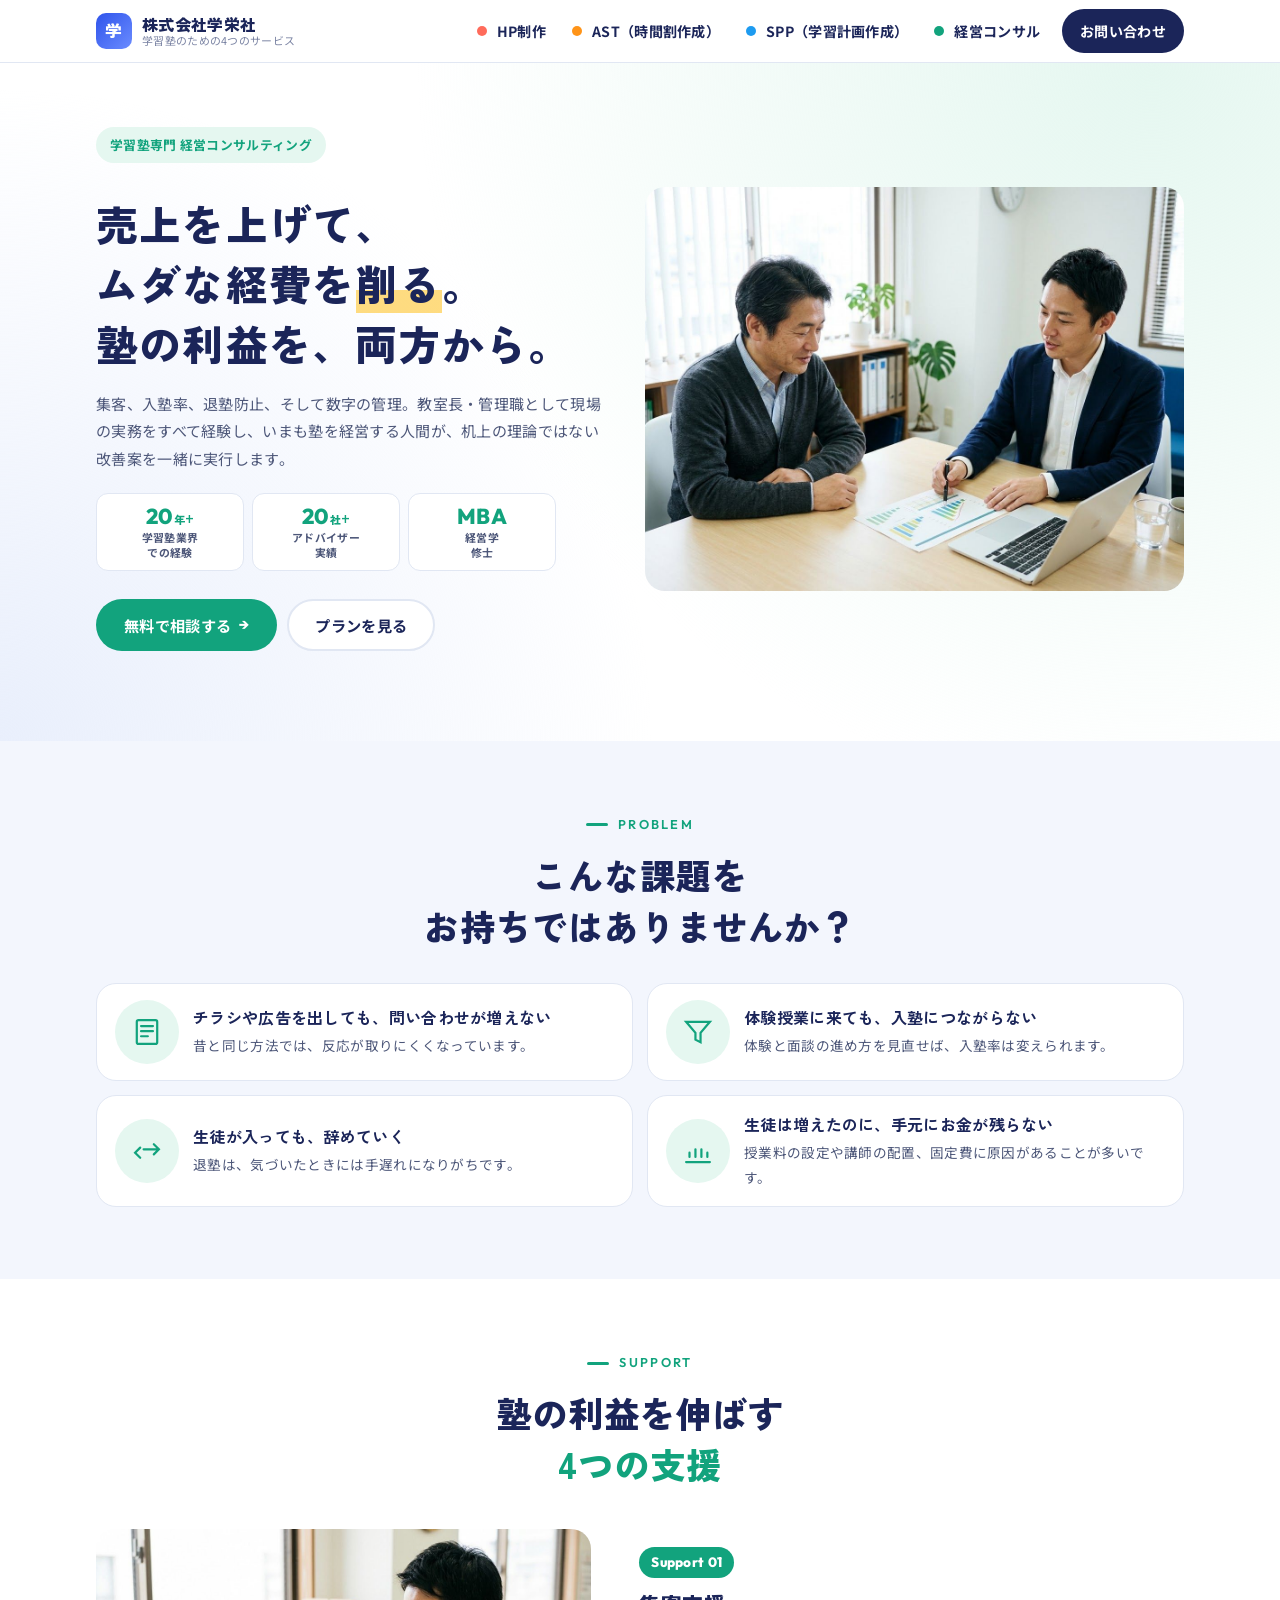
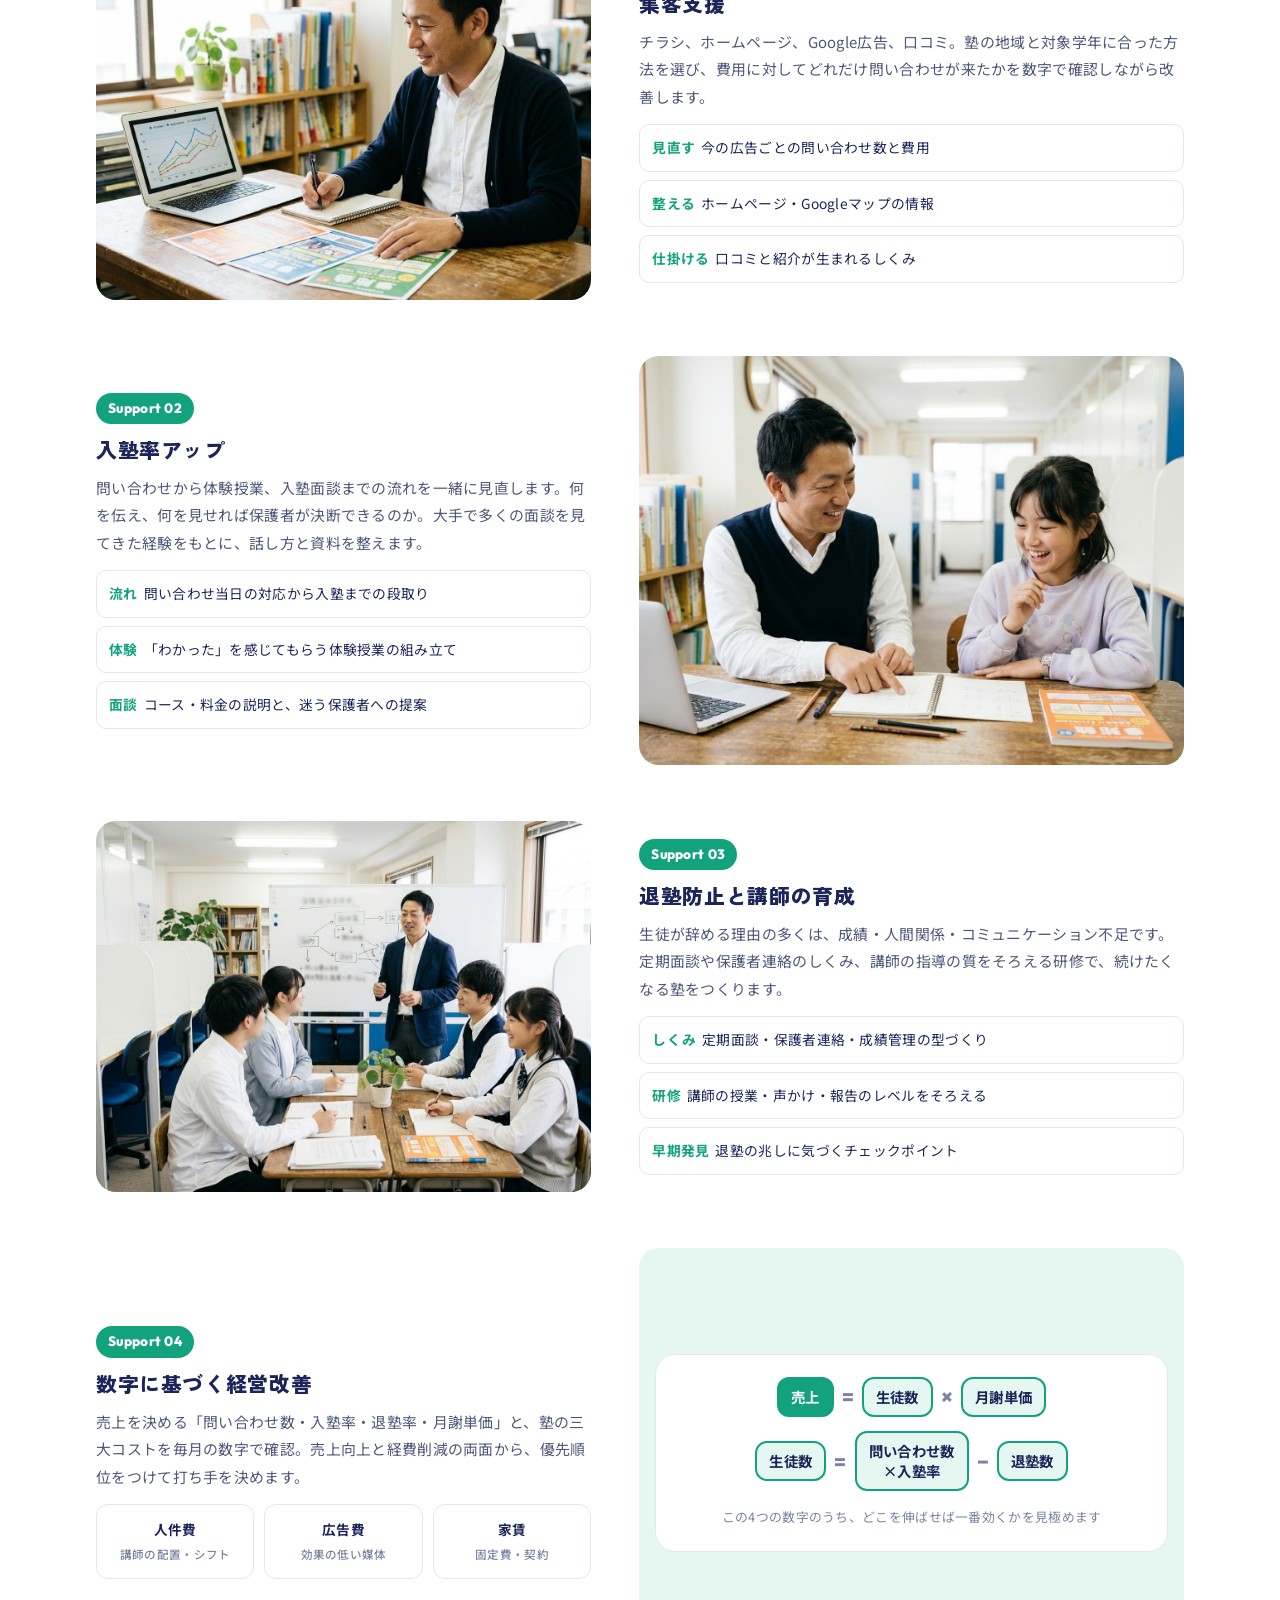
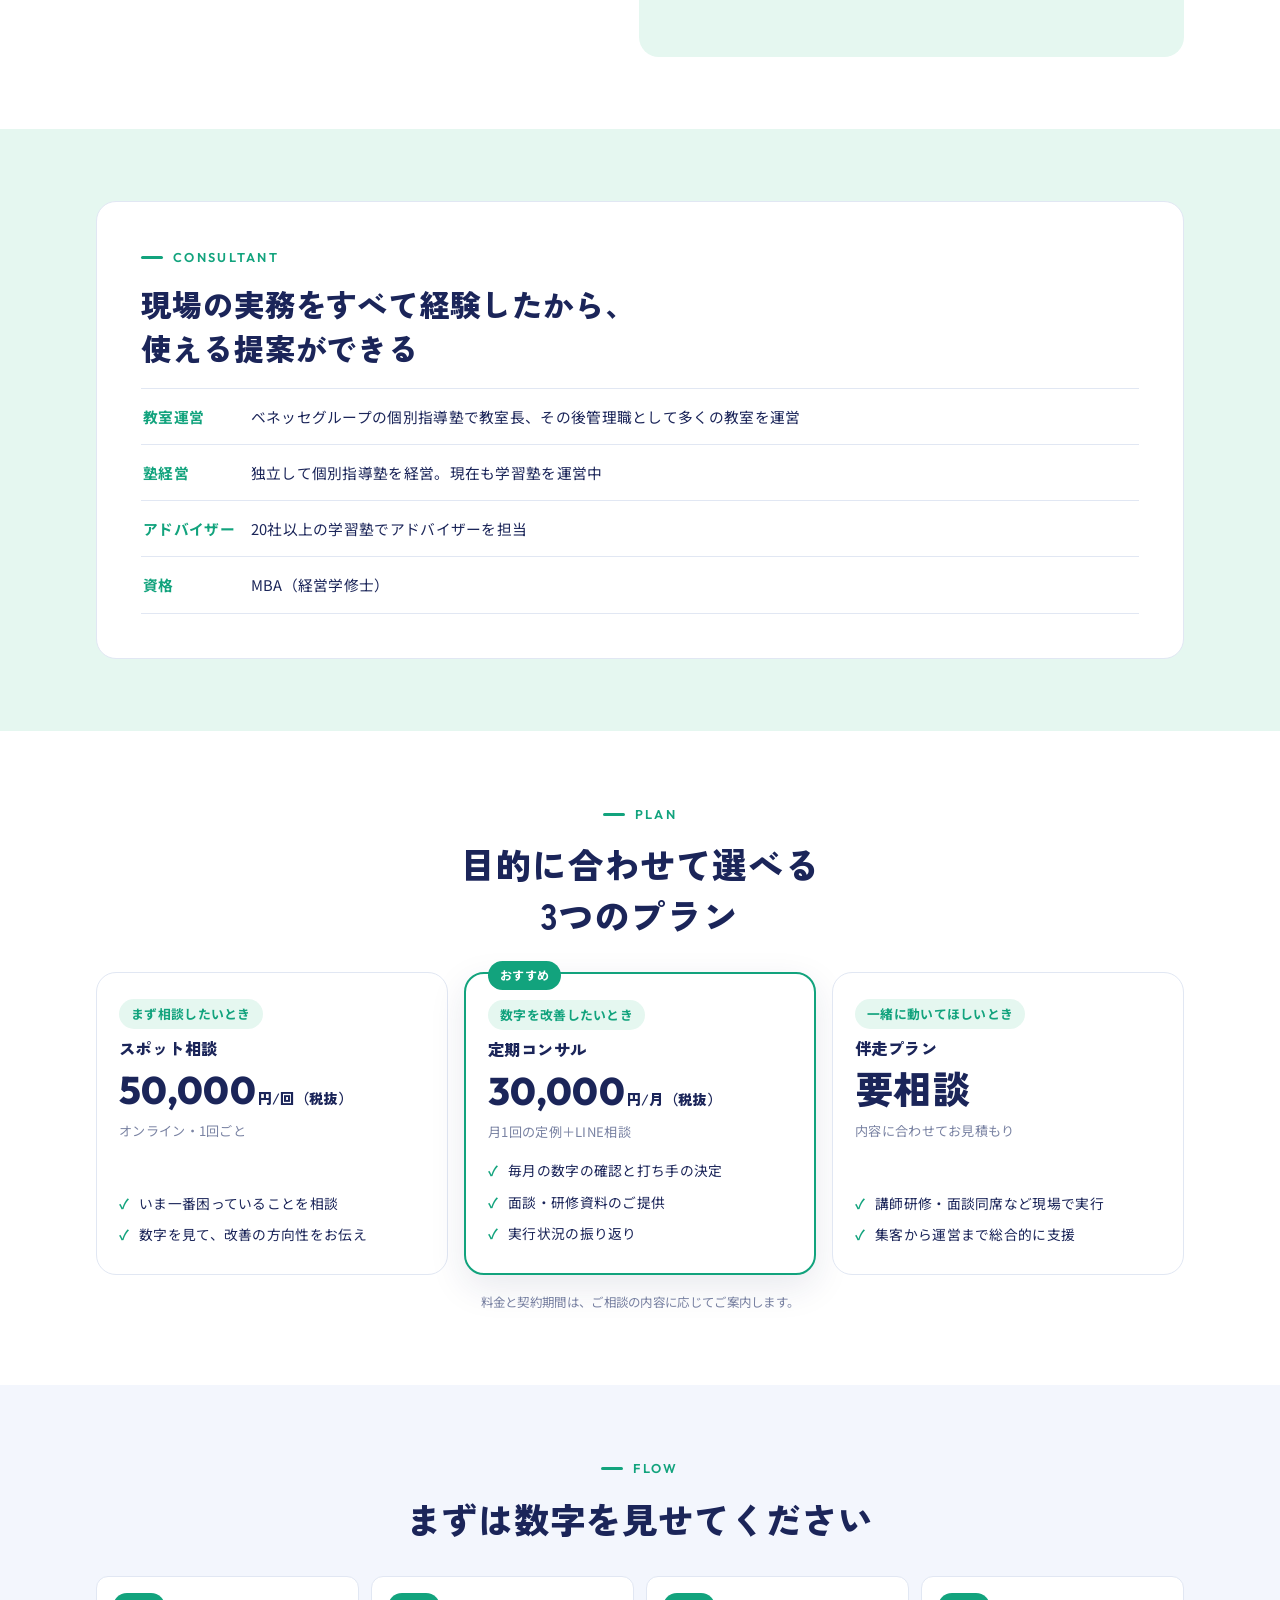
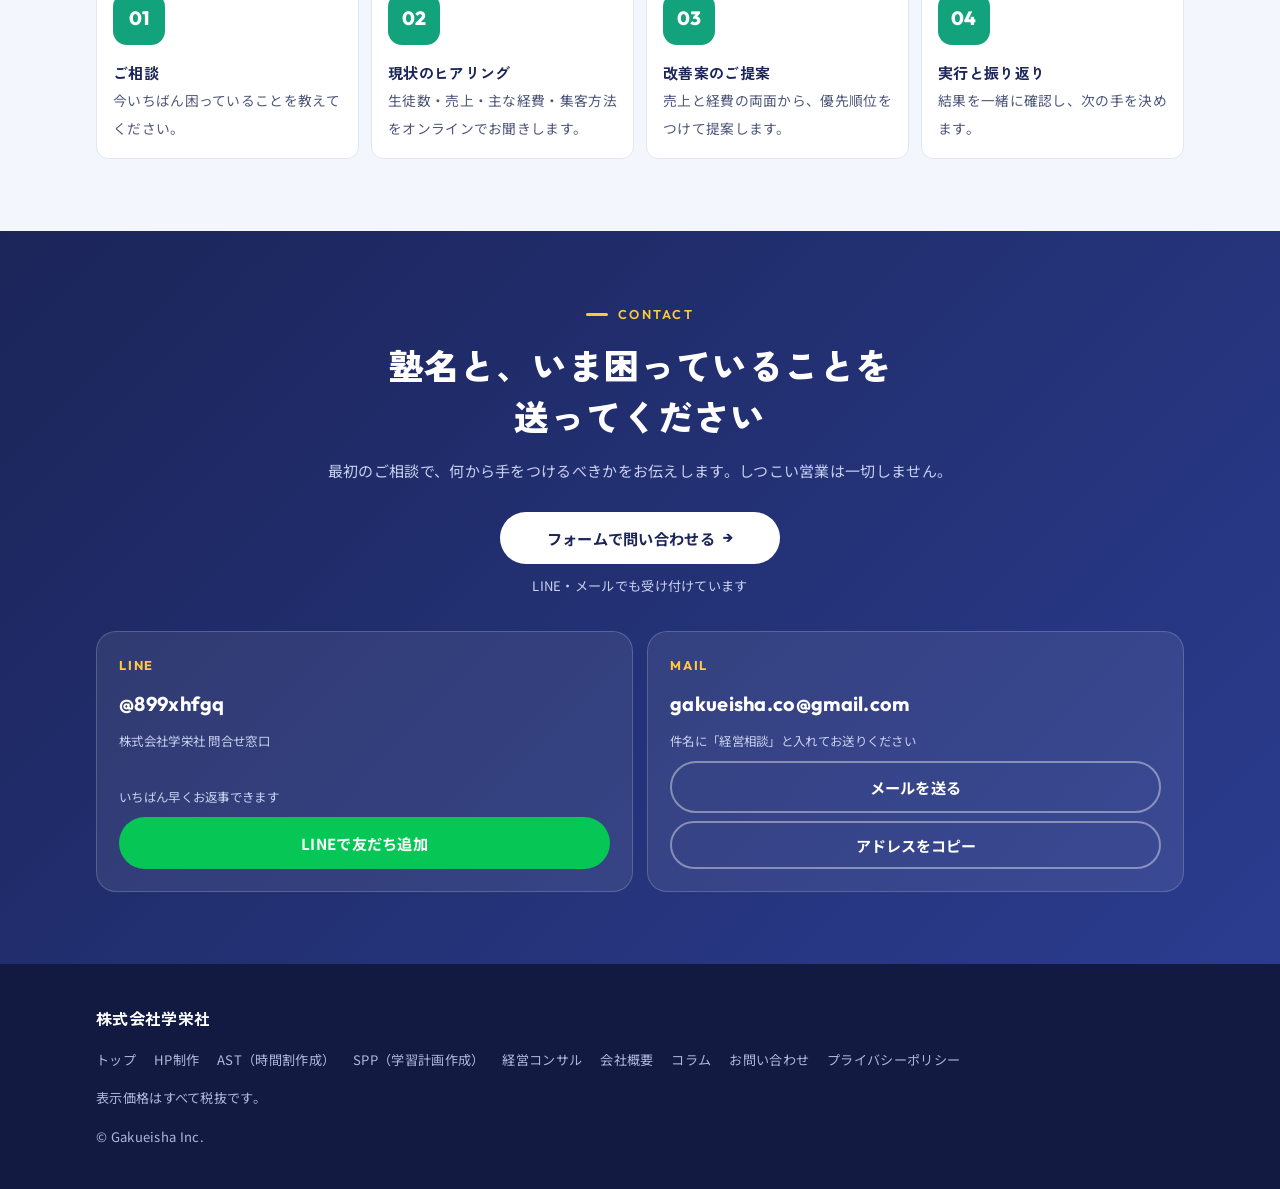
<file: consult.html>
<!doctype html>
<html lang="ja">
<head>
<meta charset="utf-8">
<meta name="viewport" content="width=device-width, initial-scale=1, viewport-fit=cover">
<title>学習塾・個別指導塾の経営コンサルティング｜売上向上・経費削減｜学栄社</title>
<meta name="description" content="MBAを持ち、20社以上の学習塾でアドバイザーを務めてきた塾経営者による、学習塾・個別指導塾専門の経営コンサルティング。集客、入塾率、退塾防止、数字に基づく経営改善を支援します。スポット相談5万円から。">
<link rel="preconnect" href="https://fonts.googleapis.com"><link rel="preconnect" href="https://fonts.gstatic.com" crossorigin>
<link rel="stylesheet" href="https://fonts.googleapis.com/css2?family=Zen+Kaku+Gothic+New:wght@500;700;900&family=Noto+Sans+JP:wght@400;500;700&family=Outfit:wght@500;600;700;800&display=swap">
<!--SEO-->
<link rel="canonical" href="https://gakueisha.jp/consult.html">
<meta property="og:type" content="website">
<meta property="og:site_name" content="株式会社学栄社">
<meta property="og:title" content="学習塾・個別指導塾の経営コンサルティング｜売上向上・経費削減｜学栄社">
<meta property="og:description" content="MBAを持ち、20社以上の学習塾でアドバイザーを務めてきた塾経営者による、学習塾・個別指導塾専門の経営コンサルティング。集客、入塾率、退塾防止、数字に基づく経営改善を支援します。スポット相談5万円から。">
<meta property="og:url" content="https://gakueisha.jp/consult.html">
<meta property="og:image" content="https://gakueisha.jp/img/og-con.jpg">
<meta property="og:locale" content="ja_JP">
<meta name="twitter:card" content="summary_large_image">
<link rel="icon" href="img/favicon.svg" type="image/svg+xml">
<script type="application/ld+json">{"@context": "https://schema.org", "@graph": [{"@type": "Service", "name": "学習塾専門 経営コンサルティング", "serviceType": "経営コンサルティング", "provider": {"@id": "https://gakueisha.jp/#org"}, "areaServed": "JP", "url": "https://gakueisha.jp/consult.html"}]}</script>
<!--/SEO-->
<link rel="stylesheet" href="site.css">
<style>
.con-vis > img{border-radius:var(--r);aspect-ratio:4/3;object-fit:cover;width:100%}
.cost{display:grid;grid-template-columns:repeat(3,minmax(0,1fr));gap:10px;margin-top:14px}
.cost div{background:var(--card);border:1px solid var(--line);border-radius:12px;padding:12px 8px;text-align:center;font-weight:700;font-size:.85rem;display:grid;gap:2px}
.cost small{font-weight:500;color:var(--muted);font-size:.72rem}
.plan .use{font-size:.8rem;font-weight:700;color:var(--c);background:var(--c-s);border-radius:999px;padding:3px 12px;justify-self:start}
</style>
<!-- Google tag (gtag.js) -->
<script async src="https://www.googletagmanager.com/gtag/js?id=G-DGD4G7DNEV"></script>
<script>window.dataLayer=window.dataLayer||[];function gtag(){dataLayer.push(arguments);}gtag('js',new Date());gtag('config','G-DGD4G7DNEV');</script>
</head>
<body class="p-con" data-page="con">
<header class="top"><div class="wrap"><a class="logo" href="./"><span class="mk">学</span><span><b>株式会社学栄社</b><small>学習塾のための4つのサービス</small></span></a><button class="menu-btn" type="button" aria-label="メニュー" aria-expanded="false"><span></span></button><nav class="gnav"><a href="hp.html"><i style="background:var(--hp)"></i>HP制作</a><a href="ast.html"><i style="background:var(--ast)"></i>AST（時間割作成）</a><a href="spp.html"><i style="background:var(--spp)"></i>SPP（学習計画作成）</a><a href="consult.html" aria-current="page"><i style="background:var(--con)"></i>経営コンサル</a><a class="cta" href="contact.html">お問い合わせ</a></nav></div></header>

<section class="s-hero">
  <div class="wrap grid">
    <div>
      <span class="tag">学習塾専門 経営コンサルティング</span>
      <h1>売上を上げて、<br>ムダな経費を<span class="mark">削る</span>。<br>塾の利益を、両方から。</h1>
      <p class="lead">集客、入塾率、退塾防止、そして数字の管理。教室長・管理職として現場の実務をすべて経験し、いまも塾を経営する人間が、机上の理論ではない改善案を一緒に実行します。</p>
      <div class="trust">
        <div><b>20<small>年+</small></b><span>学習塾業界<br>での経験</span></div>
        <div><b>20<small>社+</small></b><span>アドバイザー<br>実績</span></div>
        <div><b>MBA</b><span>経営学<br>修士</span></div>
      </div>
      <div class="btns"><a class="btn btn-main" href="#contact">無料で相談する <span class="arw">→</span></a><a class="btn btn-ghost" href="#plan">プランを見る</a></div>
    </div>
    <div class="con-vis rv"><img src="img/p06.jpg" alt="グラフ資料を見ながら打ち合わせをする塾長とコンサルタント" width="1200" height="896"></div>
  </div>
</section>

<section class="bg-soft">
  <div class="wrap">
    <div class="center"><p class="eyebrow">Problem</p><h2 class="h2">こんな課題を<br>お持ちではありませんか？</h2></div>
    <div class="probs">
      <article class="rv"><div class="ic" style="color:var(--c)"><svg viewBox="0 0 40 40" fill="none" stroke="currentColor" stroke-width="2.6" stroke-linecap="round"><rect x="8" y="6" width="24" height="28" rx="2"/><path d="M13 13h14M13 19h14M13 25h8"/></svg></div><div><b>チラシや広告を出しても、問い合わせが増えない</b><span>昔と同じ方法では、反応が取りにくくなっています。</span></div></article>
      <article class="rv"><div class="ic" style="color:var(--c)"><svg viewBox="0 0 40 40" fill="none" stroke="currentColor" stroke-width="2.6" stroke-linecap="round"><path d="M6 8h28l-11 13v11l-6-3v-8z"/></svg></div><div><b>体験授業に来ても、入塾につながらない</b><span>体験と面談の進め方を見直せば、入塾率は変えられます。</span></div></article>
      <article class="rv"><div class="ic" style="color:var(--c)"><svg viewBox="0 0 40 40" fill="none" stroke="currentColor" stroke-width="2.6" stroke-linecap="round"><path d="M28 12l6 6-6 6M34 18H16M12 28l-6-6 6-6"/></svg></div><div><b>生徒が入っても、辞めていく</b><span>退塾は、気づいたときには手遅れになりがちです。</span></div></article>
      <article class="rv"><div class="ic" style="color:var(--c)"><svg viewBox="0 0 40 40" fill="none" stroke="currentColor" stroke-width="2.6" stroke-linecap="round"><path d="M6 33h28M10 27v-5M17 27v-9M24 27v-9M31 27v-5"/></svg></div><div><b>生徒は増えたのに、手元にお金が残らない</b><span>授業料の設定や講師の配置、固定費に原因があることが多いです。</span></div></article>
    </div>
  </div>
</section>

<section>
  <div class="wrap">
    <div class="center"><p class="eyebrow">Support</p><h2 class="h2">塾の利益を伸ばす<br><em>4つの支援</em></h2></div>
    <div class="sups">
      <article class="rv">
        <div class="media"><img src="img/p08.jpg" alt="問い合わせの数字を確認する塾長" width="1200" height="896" loading="lazy"></div>
        <div><span class="tag2">Support 01</span><h3>集客支援</h3><p>チラシ、ホームページ、Google広告、口コミ。塾の地域と対象学年に合った方法を選び、費用に対してどれだけ問い合わせが来たかを数字で確認しながら改善します。</p>
          <ul class="ql"><li><b>見直す</b>今の広告ごとの問い合わせ数と費用</li><li><b>整える</b>ホームページ・Googleマップの情報</li><li><b>仕掛ける</b>口コミと紹介が生まれるしくみ</li></ul></div>
      </article>
      <article class="rv">
        <div class="media"><img src="img/p09.jpg" alt="体験授業の様子" width="1200" height="896" loading="lazy"></div>
        <div><span class="tag2">Support 02</span><h3>入塾率アップ</h3><p>問い合わせから体験授業、入塾面談までの流れを一緒に見直します。何を伝え、何を見せれば保護者が決断できるのか。大手で多くの面談を見てきた経験をもとに、話し方と資料を整えます。</p>
          <ul class="ql"><li><b>流れ</b>問い合わせ当日の対応から入塾までの段取り</li><li><b>体験</b>「わかった」を感じてもらう体験授業の組み立て</li><li><b>面談</b>コース・料金の説明と、迷う保護者への提案</li></ul></div>
      </article>
      <article class="rv">
        <div class="media"><img src="img/p10.jpg" alt="講師ミーティングの様子" width="1200" height="896" loading="lazy"></div>
        <div><span class="tag2">Support 03</span><h3>退塾防止と講師の育成</h3><p>生徒が辞める理由の多くは、成績・人間関係・コミュニケーション不足です。定期面談や保護者連絡のしくみ、講師の指導の質をそろえる研修で、続けたくなる塾をつくります。</p>
          <ul class="ql"><li><b>しくみ</b>定期面談・保護者連絡・成績管理の型づくり</li><li><b>研修</b>講師の授業・声かけ・報告のレベルをそろえる</li><li><b>早期発見</b>退塾の兆しに気づくチェックポイント</li></ul></div>
      </article>
      <article class="rv">
        <div class="media" style="background:var(--c-s);display:grid;place-items:center;padding:16px">
          <div class="formula" style="margin:0;width:100%">
            <div class="row"><span class="t main">売上</span><span class="op">=</span><span class="t">生徒数</span><span class="op">×</span><span class="t">月謝単価</span></div>
            <div class="row"><span class="t">生徒数</span><span class="op">=</span><span class="t">問い合わせ数<br>×入塾率</span><span class="op">−</span><span class="t">退塾数</span></div>
            <p class="note">この4つの数字のうち、どこを伸ばせば一番効くかを見極めます</p>
          </div>
        </div>
        <div><span class="tag2">Support 04</span><h3>数字に基づく経営改善</h3><p>売上を決める「問い合わせ数・入塾率・退塾率・月謝単価」と、塾の三大コストを毎月の数字で確認。売上向上と経費削減の両面から、優先順位をつけて打ち手を決めます。</p>
          <div class="cost"><div>人件費<small>講師の配置・シフト</small></div><div>広告費<small>効果の低い媒体</small></div><div>家賃<small>固定費・契約</small></div></div></div>
      </article>
    </div>
  </div>
</section>

<section class="bg-c">
  <div class="wrap">
    <div class="band rv" style="grid-template-columns:1fr">
      <div class="tx">
        <p class="eyebrow">Consultant</p>
        <h2 class="h2" style="font-size:clamp(1.35rem,5vw,1.9rem)">現場の実務をすべて経験したから、<br>使える提案ができる</h2>
        <div class="career" style="margin-top:18px">
          <div><span class="k">教室運営</span><span>ベネッセグループの個別指導塾で教室長、その後管理職として多くの教室を運営</span></div>
          <div><span class="k">塾経営</span><span>独立して個別指導塾を経営。現在も学習塾を運営中</span></div>
          <div><span class="k">アドバイザー</span><span>20社以上の学習塾でアドバイザーを担当</span></div>
          <div><span class="k">資格</span><span>MBA（経営学修士）</span></div>
        </div>
      </div>
    </div>
  </div>
</section>

<section id="plan">
  <div class="wrap">
    <div class="center"><p class="eyebrow">Plan</p><h2 class="h2">目的に合わせて選べる<br>3つのプラン</h2></div>
    <div class="pricing">
      <div class="plan rv"><span class="use">まず相談したいとき</span><h3>スポット相談</h3><p class="p">50,000<small>円/回（税抜）</small></p><p class="s">オンライン・1回ごと</p><ul><li>いま一番困っていることを相談</li><li>数字を見て、改善の方向性をお伝え</li></ul></div>
      <div class="plan hl rv"><span class="badge">おすすめ</span><span class="use">数字を改善したいとき</span><h3>定期コンサル</h3><p class="p">30,000<small>円/月（税抜）</small></p><p class="s">月1回の定例＋LINE相談</p><ul><li>毎月の数字の確認と打ち手の決定</li><li>面談・研修資料のご提供</li><li>実行状況の振り返り</li></ul></div>
      <div class="plan rv"><span class="use">一緒に動いてほしいとき</span><h3>伴走プラン</h3><p class="p">要相談</p><p class="s">内容に合わせてお見積もり</p><ul><li>講師研修・面談同席など現場で実行</li><li>集客から運営まで総合的に支援</li></ul></div>
    </div>
    <p class="fine center">料金と契約期間は、ご相談の内容に応じてご案内します。</p>
  </div>
</section>

<section class="bg-soft">
  <div class="wrap">
    <div class="center"><p class="eyebrow">Flow</p><h2 class="h2">まずは数字を見せてください</h2></div>
    <ol class="flow" style="--n:4">
      <li class="rv"><div><b>ご相談</b><span>今いちばん困っていることを教えてください。</span></div></li>
      <li class="rv"><div><b>現状のヒアリング</b><span>生徒数・売上・主な経費・集客方法をオンラインでお聞きします。</span></div></li>
      <li class="rv"><div><b>改善案のご提案</b><span>売上と経費の両面から、優先順位をつけて提案します。</span></div></li>
      <li class="rv"><div><b>実行と振り返り</b><span>結果を一緒に確認し、次の手を決めます。</span></div></li>
    </ol>
  </div>
</section>

<div id="ct" data-subject="経営相談" data-title="塾名と、いま困っていることを<br>送ってください" data-lead="最初のご相談で、何から手をつけるべきかをお伝えします。しつこい営業は一切しません。"></div>
<footer><div class="wrap"><b>株式会社学栄社</b><nav><a href="./">トップ</a><a href="hp.html">HP制作</a><a href="ast.html">AST（時間割作成）</a><a href="spp.html">SPP（学習計画作成）</a><a href="consult.html">経営コンサル</a><a href="company.html">会社概要</a><a href="column.html">コラム</a><a href="contact.html">お問い合わせ</a><a href="privacy.html">プライバシーポリシー</a></nav><span>表示価格はすべて税抜です。</span><span>© Gakueisha Inc.</span></div></footer>
<script src="main.js"></script>
</body>
</html>
</file>
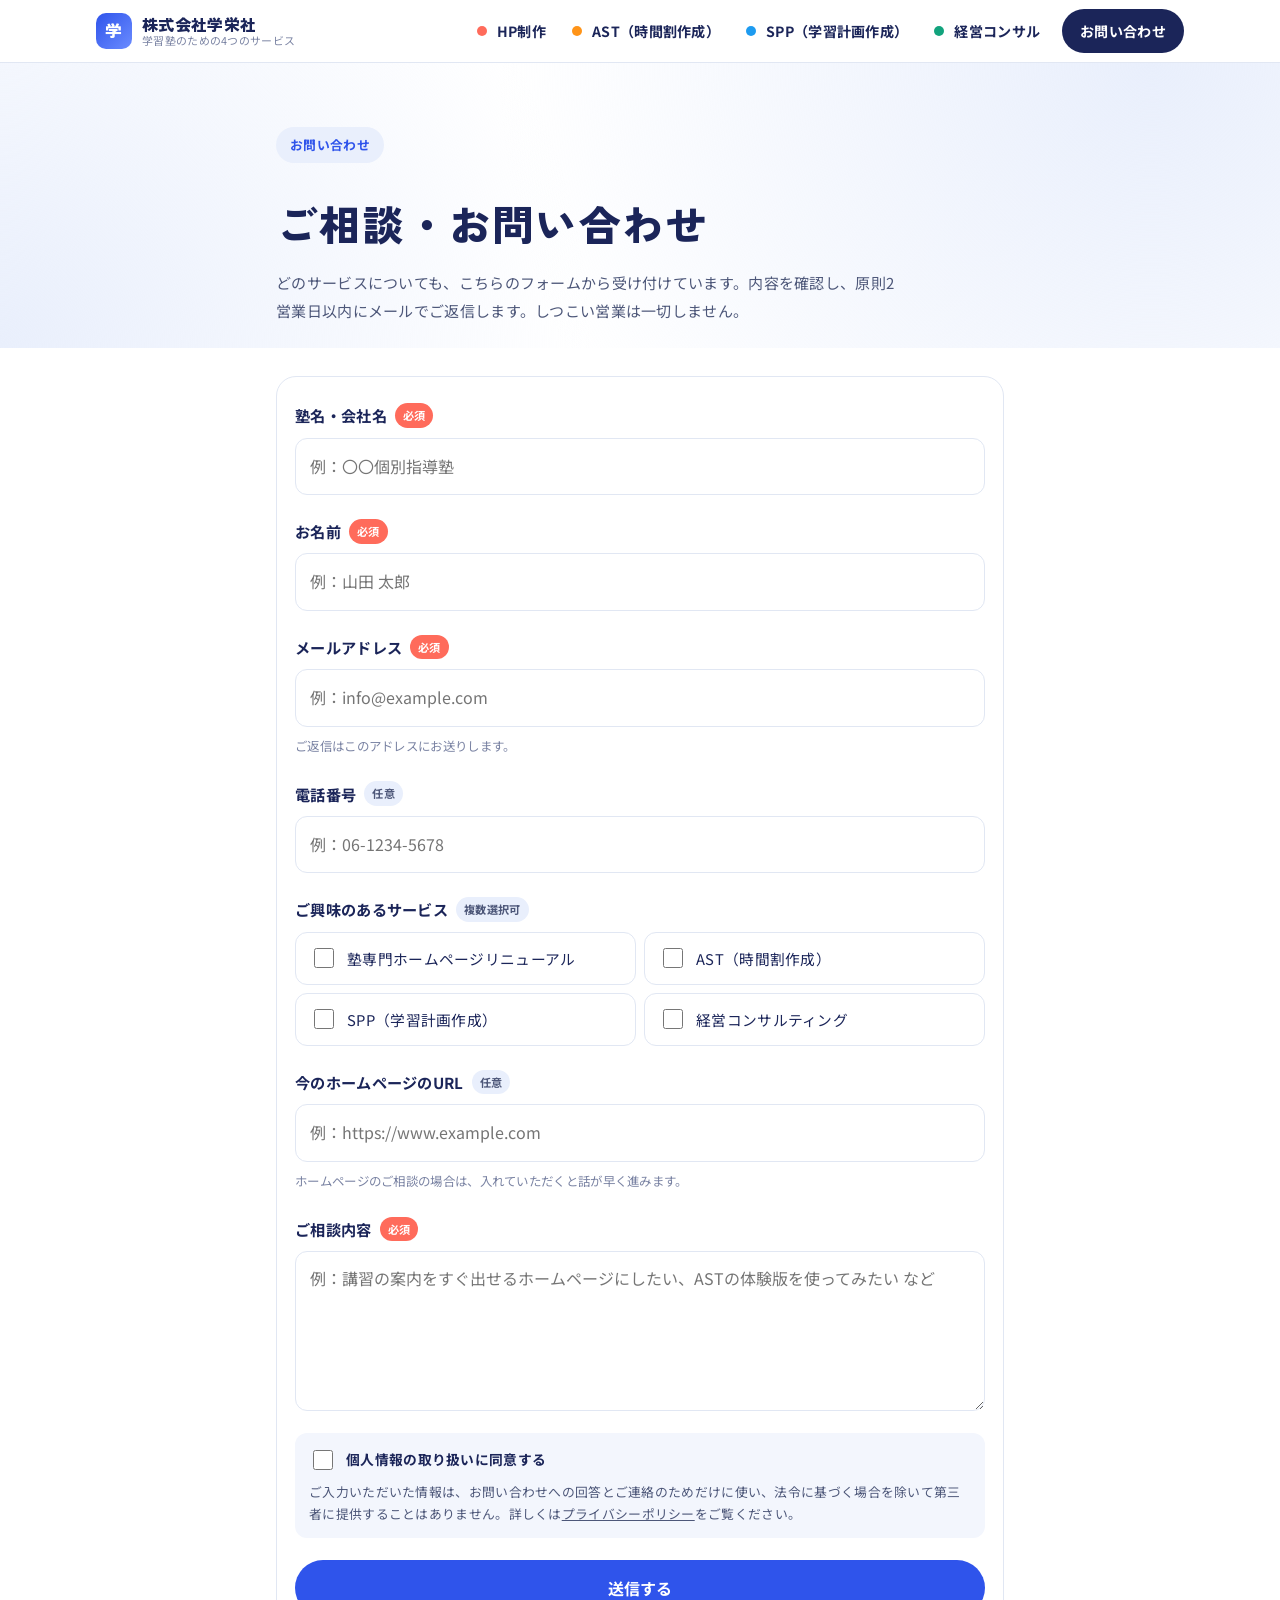
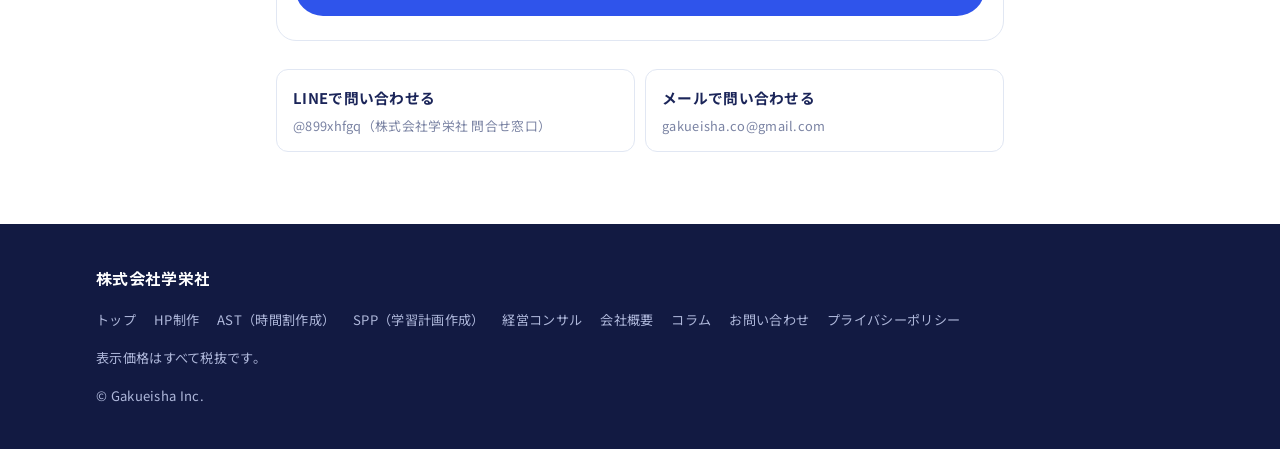
<file: contact.html>
<!doctype html>
<html lang="ja">
<head>
<meta charset="utf-8">
<meta name="viewport" content="width=device-width, initial-scale=1, viewport-fit=cover">
<title>お問い合わせ｜株式会社学栄社</title>
<meta name="description" content="株式会社学栄社へのお問い合わせフォーム。授業配置システムAST、学習計画作成ツールSPP、塾専門ホームページリニューアル、経営コンサルティングのご相談を受け付けています。">
<link rel="preconnect" href="https://fonts.googleapis.com"><link rel="preconnect" href="https://fonts.gstatic.com" crossorigin>
<link rel="stylesheet" href="https://fonts.googleapis.com/css2?family=Zen+Kaku+Gothic+New:wght@500;700;900&family=Noto+Sans+JP:wght@400;500;700&family=Outfit:wght@500;600;700;800&display=swap">
<!--SEO-->
<link rel="canonical" href="https://gakueisha.jp/contact.html">
<meta property="og:type" content="website">
<meta property="og:site_name" content="株式会社学栄社">
<meta property="og:title" content="お問い合わせ｜株式会社学栄社">
<meta property="og:description" content="株式会社学栄社へのお問い合わせフォーム。授業配置システムAST、学習計画作成ツールSPP、塾専門ホームページリニューアル、経営コンサルティングのご相談を受け付けています。">
<meta property="og:url" content="https://gakueisha.jp/contact.html">
<meta property="og:image" content="https://gakueisha.jp/img/og.jpg">
<meta property="og:locale" content="ja_JP">
<meta name="twitter:card" content="summary_large_image">
<link rel="icon" href="img/favicon.svg" type="image/svg+xml">
<!--/SEO-->
<link rel="stylesheet" href="site.css">
<style>
.form{margin-top:28px;background:var(--card);border:1px solid var(--line);border-radius:var(--r);padding:24px 18px;display:grid;gap:22px}
.f{display:grid;gap:8px}
.f > label,.f > .lb{font-weight:700;font-size:.95rem;display:flex;align-items:center;gap:8px}
.req,.opt{font-size:.7rem;font-weight:700;padding:2px 8px;border-radius:999px}
.req{background:var(--hp);color:#fff}.opt{background:var(--soft2);color:var(--ink-soft)}
.f input[type=text],.f input[type=email],.f input[type=tel],.f textarea{width:100%;font:inherit;font-size:16px;color:var(--ink);background:var(--bg);border:1.5px solid var(--line);border-radius:12px;padding:13px 14px;min-height:50px}
.f textarea{min-height:160px;resize:vertical;line-height:1.7}
.f input:focus,.f textarea:focus{outline:none;border-color:var(--brand);box-shadow:0 0 0 3px rgba(47,84,235,.15)}
.f .note{font-size:.78rem;color:var(--muted)}
.choices{display:grid;gap:8px}
.choices label{display:flex;align-items:center;gap:10px;border:1.5px solid var(--line);border-radius:12px;padding:12px 14px;cursor:pointer;font-size:.92rem;min-height:50px}
.choices input{width:20px;height:20px;accent-color:var(--brand);flex:none}
.choices label:has(input:checked){border-color:var(--brand);background:var(--soft2)}
@media (min-width:640px){.choices.two{grid-template-columns:1fr 1fr}}
.hp-field{position:absolute;left:-9999px;width:1px;height:1px;overflow:hidden}
.agree{font-size:.86rem;background:var(--soft);border-radius:12px;padding:14px}
.agree label{display:flex;gap:10px;align-items:flex-start;cursor:pointer;font-weight:700}
.agree input{width:20px;height:20px;margin-top:3px;accent-color:var(--brand);flex:none}
.agree p{margin-top:8px;color:var(--ink-soft);font-weight:400;font-size:.8rem;line-height:1.7}
.submit{width:100%;min-height:56px;border:0;border-radius:999px;background:var(--brand);color:#fff;font:inherit;font-weight:700;font-size:1rem;cursor:pointer}
.submit:disabled{opacity:.6;cursor:wait}
.msg{display:none;border-radius:var(--r);padding:22px 20px;margin-top:28px}
.msg.ok{background:var(--con-s);border:2px solid var(--con)}
.msg.ng{background:var(--hp-s);border:2px solid var(--hp)}
.msg h2{font-size:1.2rem;margin-bottom:8px}
.alt{margin-top:28px;display:grid;gap:10px}
@media (min-width:640px){.alt{grid-template-columns:1fr 1fr}}
.alt a{display:grid;gap:2px;text-decoration:none;background:var(--card);border:1px solid var(--line);border-radius:var(--r-s);padding:14px 16px}
.alt b{font-size:.92rem}.alt span{font-size:.8rem;color:var(--muted)}
</style>
<!-- Google tag (gtag.js) -->
<script async src="https://www.googletagmanager.com/gtag/js?id=G-DGD4G7DNEV"></script>
<script>window.dataLayer=window.dataLayer||[];function gtag(){dataLayer.push(arguments);}gtag('js',new Date());gtag('config','G-DGD4G7DNEV');</script>
</head>
<body data-page="contact">
<header class="top"><div class="wrap"><a class="logo" href="./"><span class="mk">学</span><span><b>株式会社学栄社</b><small>学習塾のための4つのサービス</small></span></a><button class="menu-btn" type="button" aria-label="メニュー" aria-expanded="false"><span></span></button><nav class="gnav"><a href="hp.html"><i style="background:var(--hp)"></i>HP制作</a><a href="ast.html"><i style="background:var(--ast)"></i>AST（時間割作成）</a><a href="spp.html"><i style="background:var(--spp)"></i>SPP（学習計画作成）</a><a href="consult.html"><i style="background:var(--con)"></i>経営コンサル</a><a class="cta" href="contact.html">お問い合わせ</a></nav></div></header>

<section class="s-hero" style="padding-bottom:24px">
  <div class="wrap" style="max-width:760px">
    <span class="tag">お問い合わせ</span>
    <h1>ご相談・お問い合わせ</h1>
    <p class="lead">どのサービスについても、こちらのフォームから受け付けています。内容を確認し、原則2営業日以内にメールでご返信します。しつこい営業は一切しません。</p>
  </div>
</section>

<section style="padding-top:0">
  <div class="wrap" style="max-width:760px">
    <form class="form" id="cform" novalidate>
      <div class="f"><label for="juku">塾名・会社名<span class="req">必須</span></label><input type="text" id="juku" name="juku" required autocomplete="organization" placeholder="例：〇〇個別指導塾"></div>
      <div class="f"><label for="name">お名前<span class="req">必須</span></label><input type="text" id="name" name="name" required autocomplete="name" placeholder="例：山田 太郎"></div>
      <div class="f"><label for="email">メールアドレス<span class="req">必須</span></label><input type="email" id="email" name="email" required autocomplete="email" inputmode="email" placeholder="例：info@example.com"><p class="note">ご返信はこのアドレスにお送りします。</p></div>
      <div class="f"><label for="tel">電話番号<span class="opt">任意</span></label><input type="tel" id="tel" name="tel" autocomplete="tel" inputmode="tel" placeholder="例：06-1234-5678"></div>
      <div class="f"><span class="lb">ご興味のあるサービス<span class="opt">複数選択可</span></span>
        <div class="choices two">
          <label><input type="checkbox" name="service" value="塾専門ホームページリニューアル">塾専門ホームページリニューアル</label>
          <label><input type="checkbox" name="service" value="AST（時間割作成）">AST（時間割作成）</label>
          <label><input type="checkbox" name="service" value="SPP（学習計画作成）">SPP（学習計画作成）</label>
          <label><input type="checkbox" name="service" value="経営コンサルティング">経営コンサルティング</label>
        </div>
      </div>
      <div class="f"><label for="url">今のホームページのURL<span class="opt">任意</span></label><input type="text" id="url" name="url" inputmode="url" placeholder="例：https://www.example.com"><p class="note">ホームページのご相談の場合は、入れていただくと話が早く進みます。</p></div>
      <div class="f"><label for="body">ご相談内容<span class="req">必須</span></label><textarea id="body" name="body" required placeholder="例：講習の案内をすぐ出せるホームページにしたい、ASTの体験版を使ってみたい など"></textarea></div>
      <div class="hp-field" aria-hidden="true"><label>この欄は空のままにしてください<input type="text" name="website" tabindex="-1" autocomplete="off"></label></div>
      <div class="agree">
        <label><input type="checkbox" id="agree" required>個人情報の取り扱いに同意する</label>
        <p>ご入力いただいた情報は、お問い合わせへの回答とご連絡のためだけに使い、法令に基づく場合を除いて第三者に提供することはありません。詳しくは<a href="privacy.html" target="_blank">プライバシーポリシー</a>をご覧ください。</p>
      </div>
      <button class="submit" type="submit" id="send">送信する</button>
    </form>

    <div class="msg ok" id="ok" role="status"><h2>送信が完了しました</h2><p>お問い合わせありがとうございます。確認のメールを自動でお送りしました。内容を確認し、原則2営業日以内にご返信します。</p></div>
    <div class="msg ng" id="ng" role="alert"><h2>送信できませんでした</h2><p>お手数ですが、時間をおいてもう一度お試しいただくか、下のLINE・メールからご連絡ください。</p></div>

    <div class="alt">
      <a href="https://line.me/R/ti/p/%40899xhfgq" target="_blank" rel="noopener"><b>LINEで問い合わせる</b><span>@899xhfgq（株式会社学栄社 問合せ窓口）</span></a>
      <a href="mailto:gakueisha.co@gmail.com"><b>メールで問い合わせる</b><span>gakueisha.co@gmail.com</span></a>
    </div>
  </div>
</section>

<footer><div class="wrap"><b>株式会社学栄社</b><nav><a href="./">トップ</a><a href="hp.html">HP制作</a><a href="ast.html">AST（時間割作成）</a><a href="spp.html">SPP（学習計画作成）</a><a href="consult.html">経営コンサル</a><a href="company.html">会社概要</a><a href="column.html">コラム</a><a href="contact.html">お問い合わせ</a><a href="privacy.html">プライバシーポリシー</a></nav><span>表示価格はすべて税抜です。</span><span>© Gakueisha Inc.</span></div></footer>
<script src="main.js"></script>
<script>
// Googleフォーム受付用のURL（Apps Scriptを公開したあとに差し替え）
var ENDPOINT = 'https://script.google.com/macros/s/AKfycbwYuss7UibtUjlcGMIymP9cp93Mjo7Vr4VEwRhsJvBiyMAZrdtREf3dpkD4VCs9GpRbrA/exec';
(function(){
  var f=document.getElementById('cform'),btn=document.getElementById('send');
  // ?s=ast のように来たら、サービスに最初からチェック
  var map={hp:0,ast:1,spp:2,con:3},s=new URLSearchParams(location.search).get('s'),boxes=f.querySelectorAll('input[name=service]');
  if(s&&map[s]!==undefined)boxes[map[s]].checked=true;
  f.addEventListener('submit',function(e){
    e.preventDefault();
    var bad=[].slice.call(f.querySelectorAll('[required]')).filter(function(el){return el.type==='checkbox'?!el.checked:!el.value.trim()||(el.type==='email'&&!/^[^\s@]+@[^\s@]+\.[^\s@]+$/.test(el.value))});
    f.querySelectorAll('[required]').forEach(function(el){el.style.borderColor=''});
    if(bad.length){bad.forEach(function(el){el.style.borderColor='var(--hp)'});bad[0].focus();alertBox('必須の項目を確認してください');return}
    var d=new FormData(f),body=new URLSearchParams();
    d.forEach(function(v,k){if(k!=='service')body.append(k,v)});
    body.append('service',d.getAll('service').join('、'));
    btn.disabled=true;btn.textContent='送信中…';
    fetch(ENDPOINT,{method:'POST',mode:'no-cors',body:body}).then(function(){
      f.style.display='none';document.getElementById('ok').style.display='block';if(window.gtag)gtag('event','generate_lead',{form:'contact',service:d.getAll('service').join('/')});window.scrollTo({top:0,behavior:'smooth'});
    }).catch(function(){
      document.getElementById('ng').style.display='block';btn.disabled=false;btn.textContent='送信する';
    });
  });
  function alertBox(t){var n=document.getElementById('ng');n.querySelector('h2').textContent=t;n.querySelector('p').textContent='赤くなった項目を入力してください。';n.style.display='block';setTimeout(function(){n.style.display='none';n.querySelector('h2').textContent='送信できませんでした'},4000)}
})();
</script>
</body>
</html>
</file>
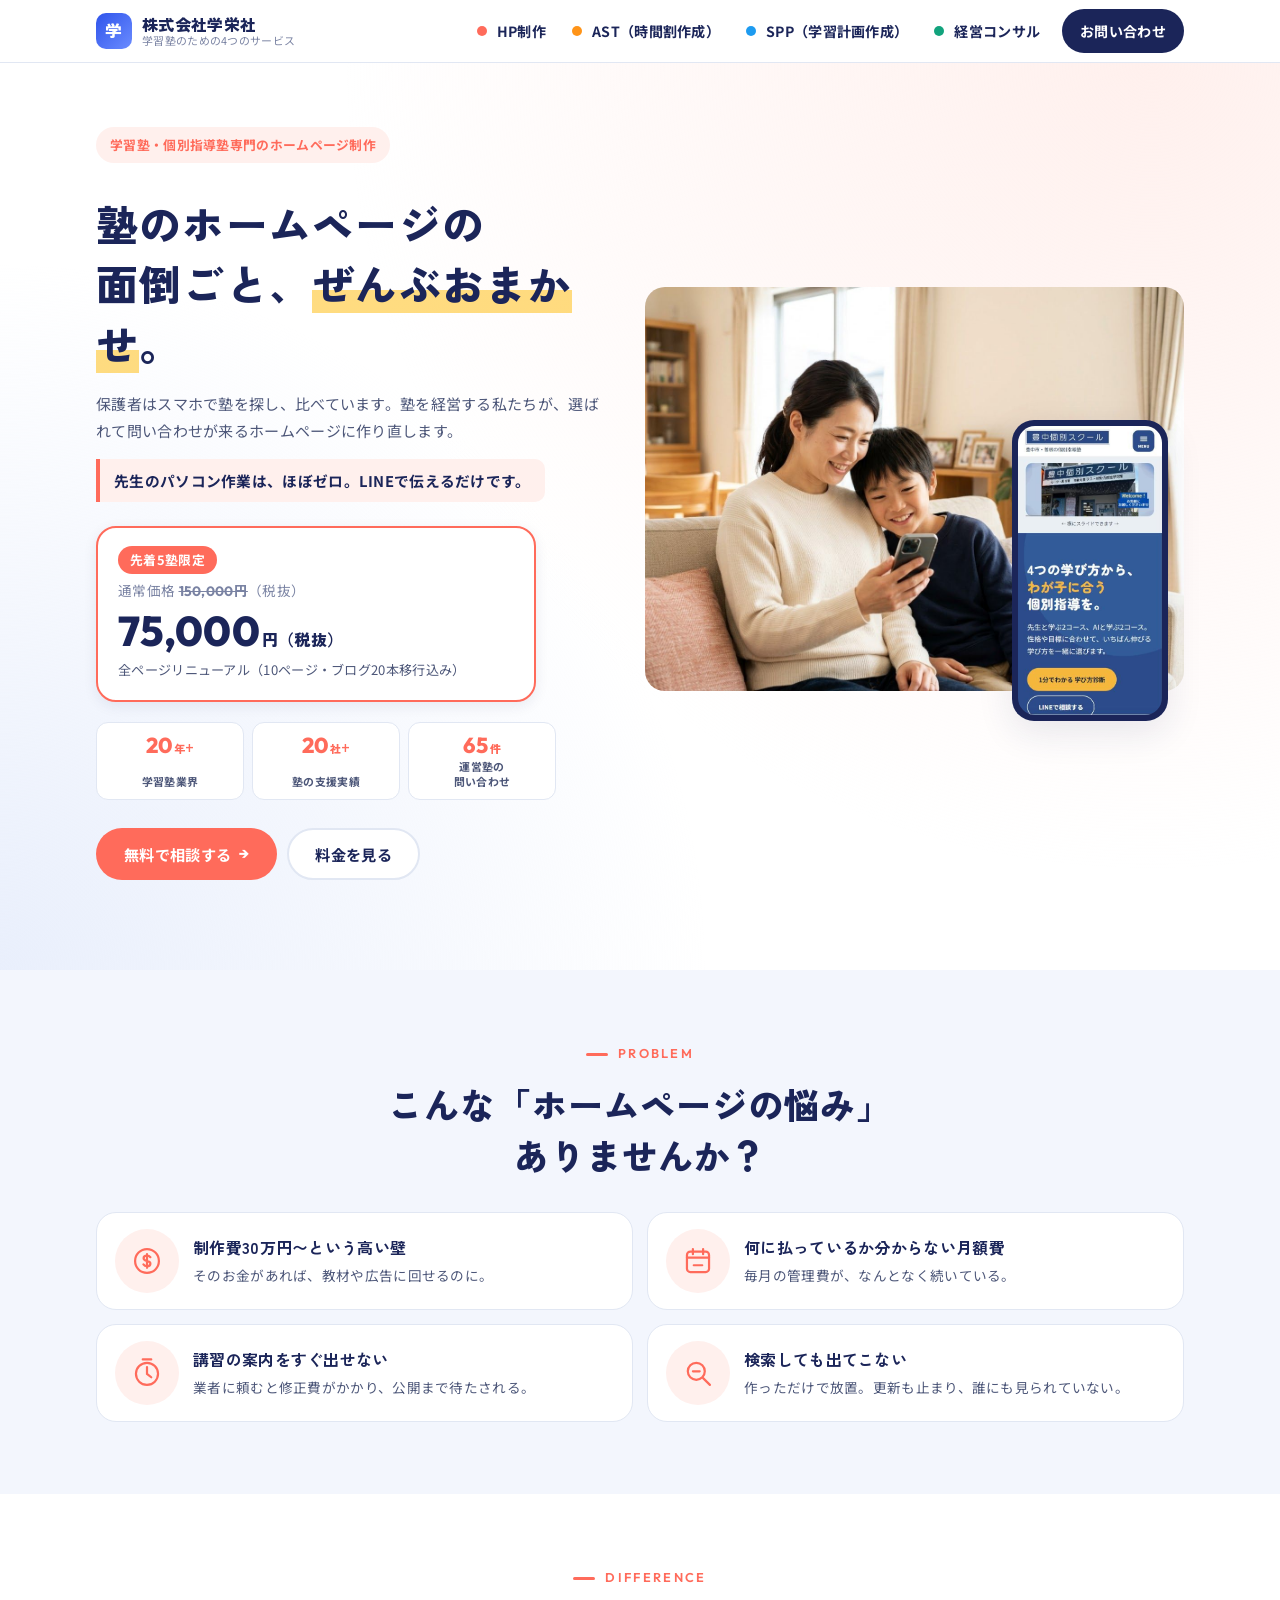
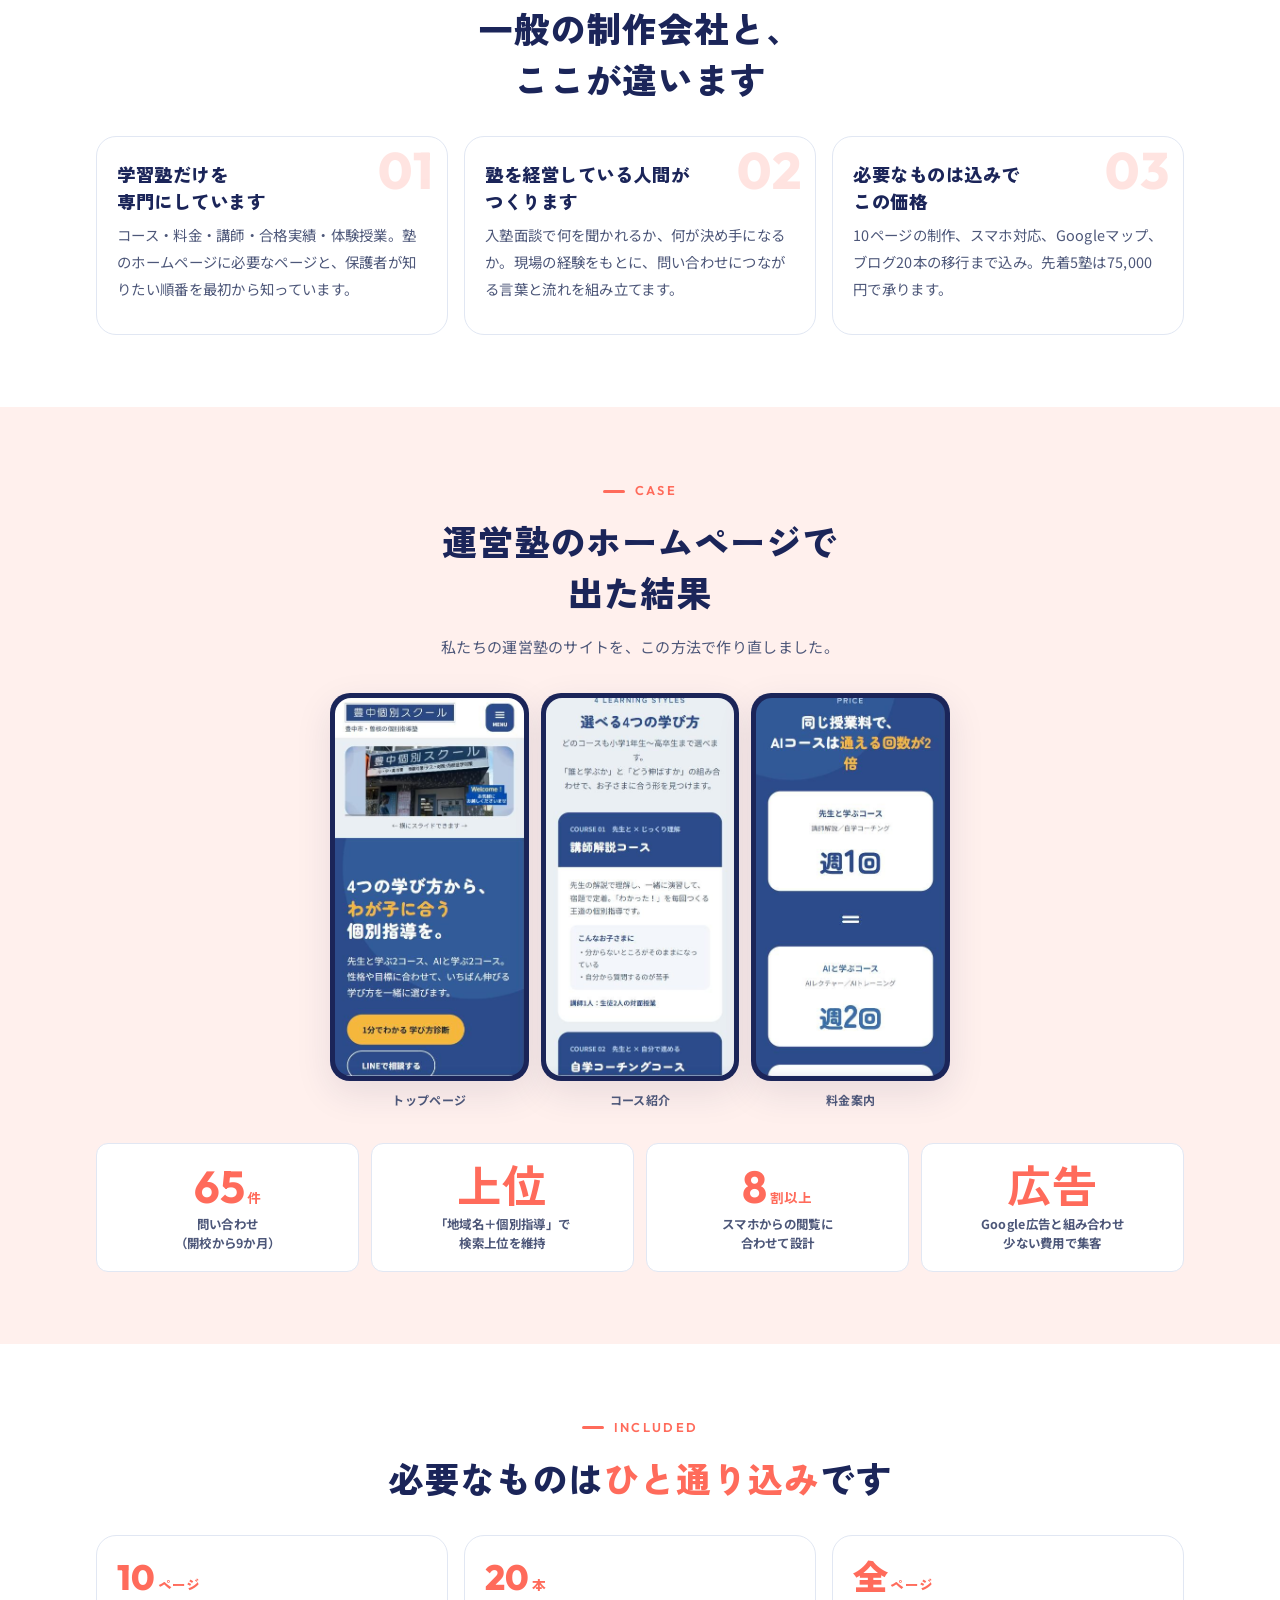
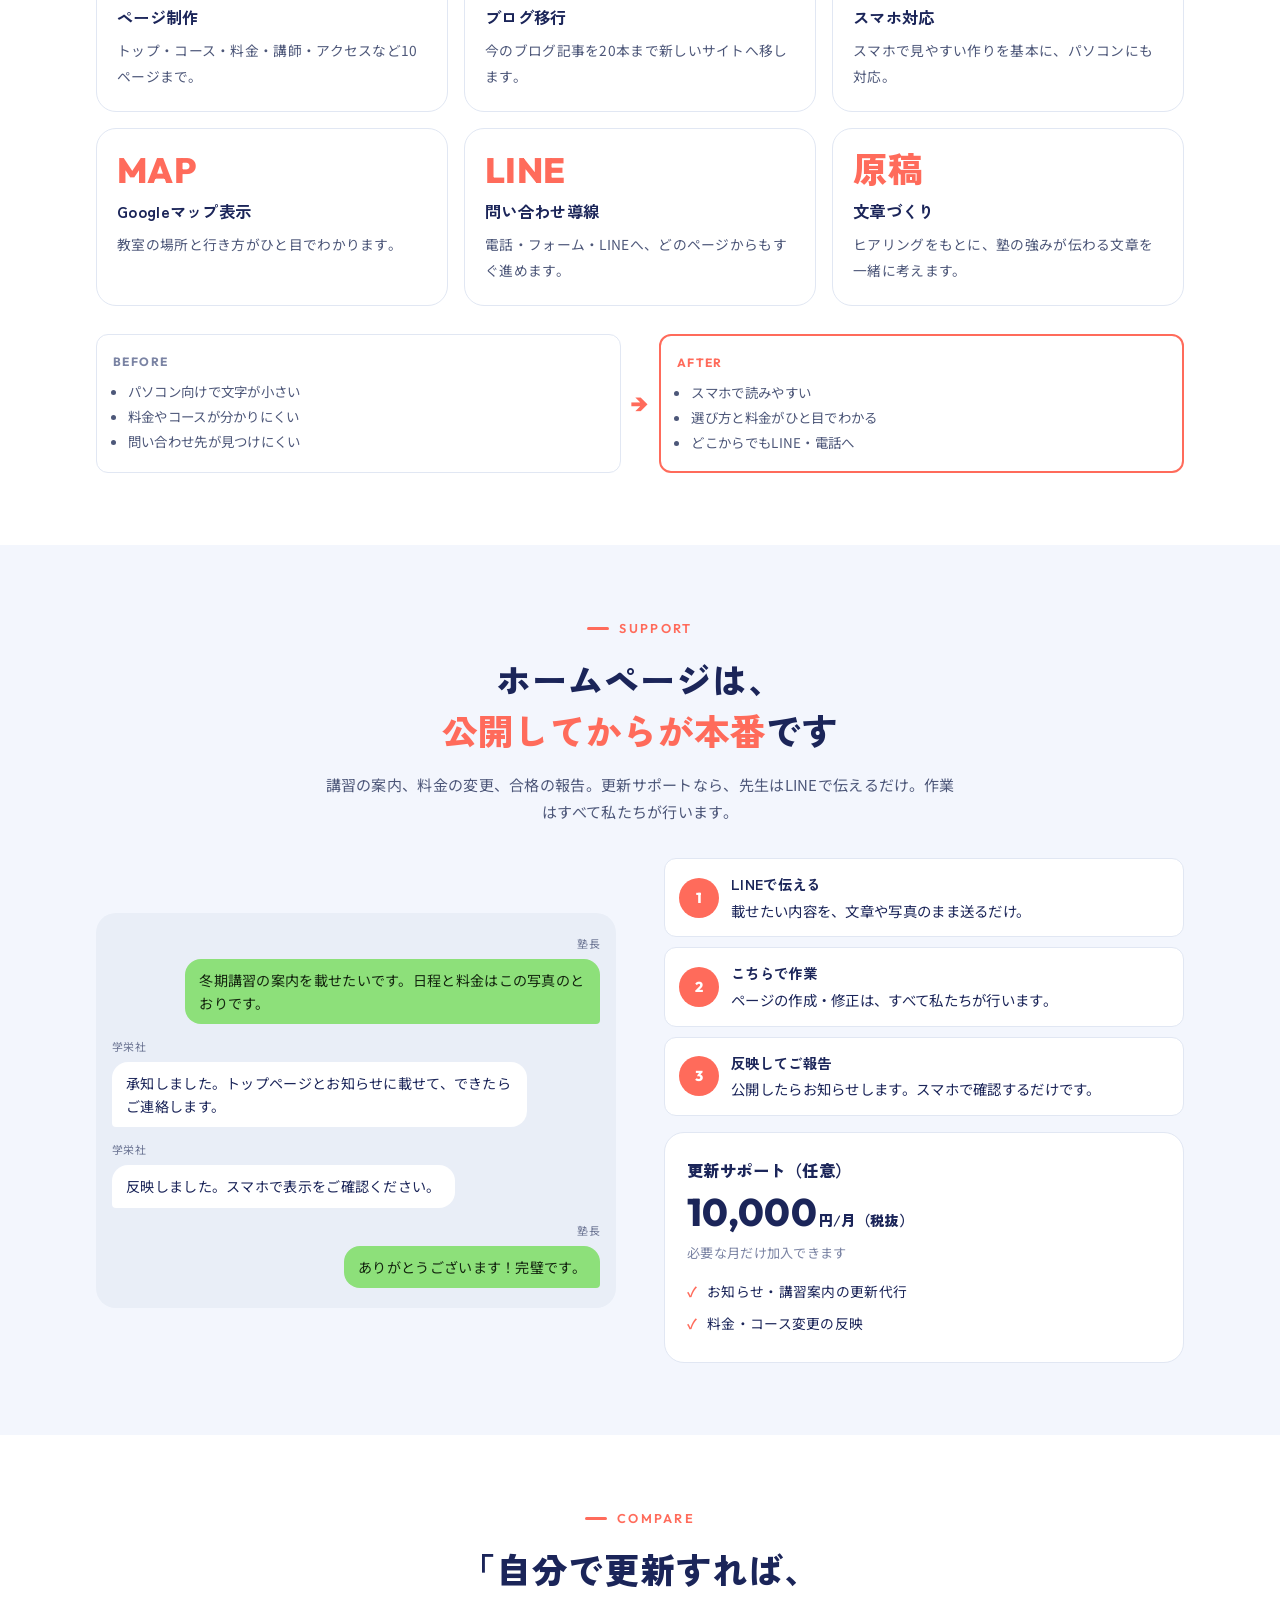
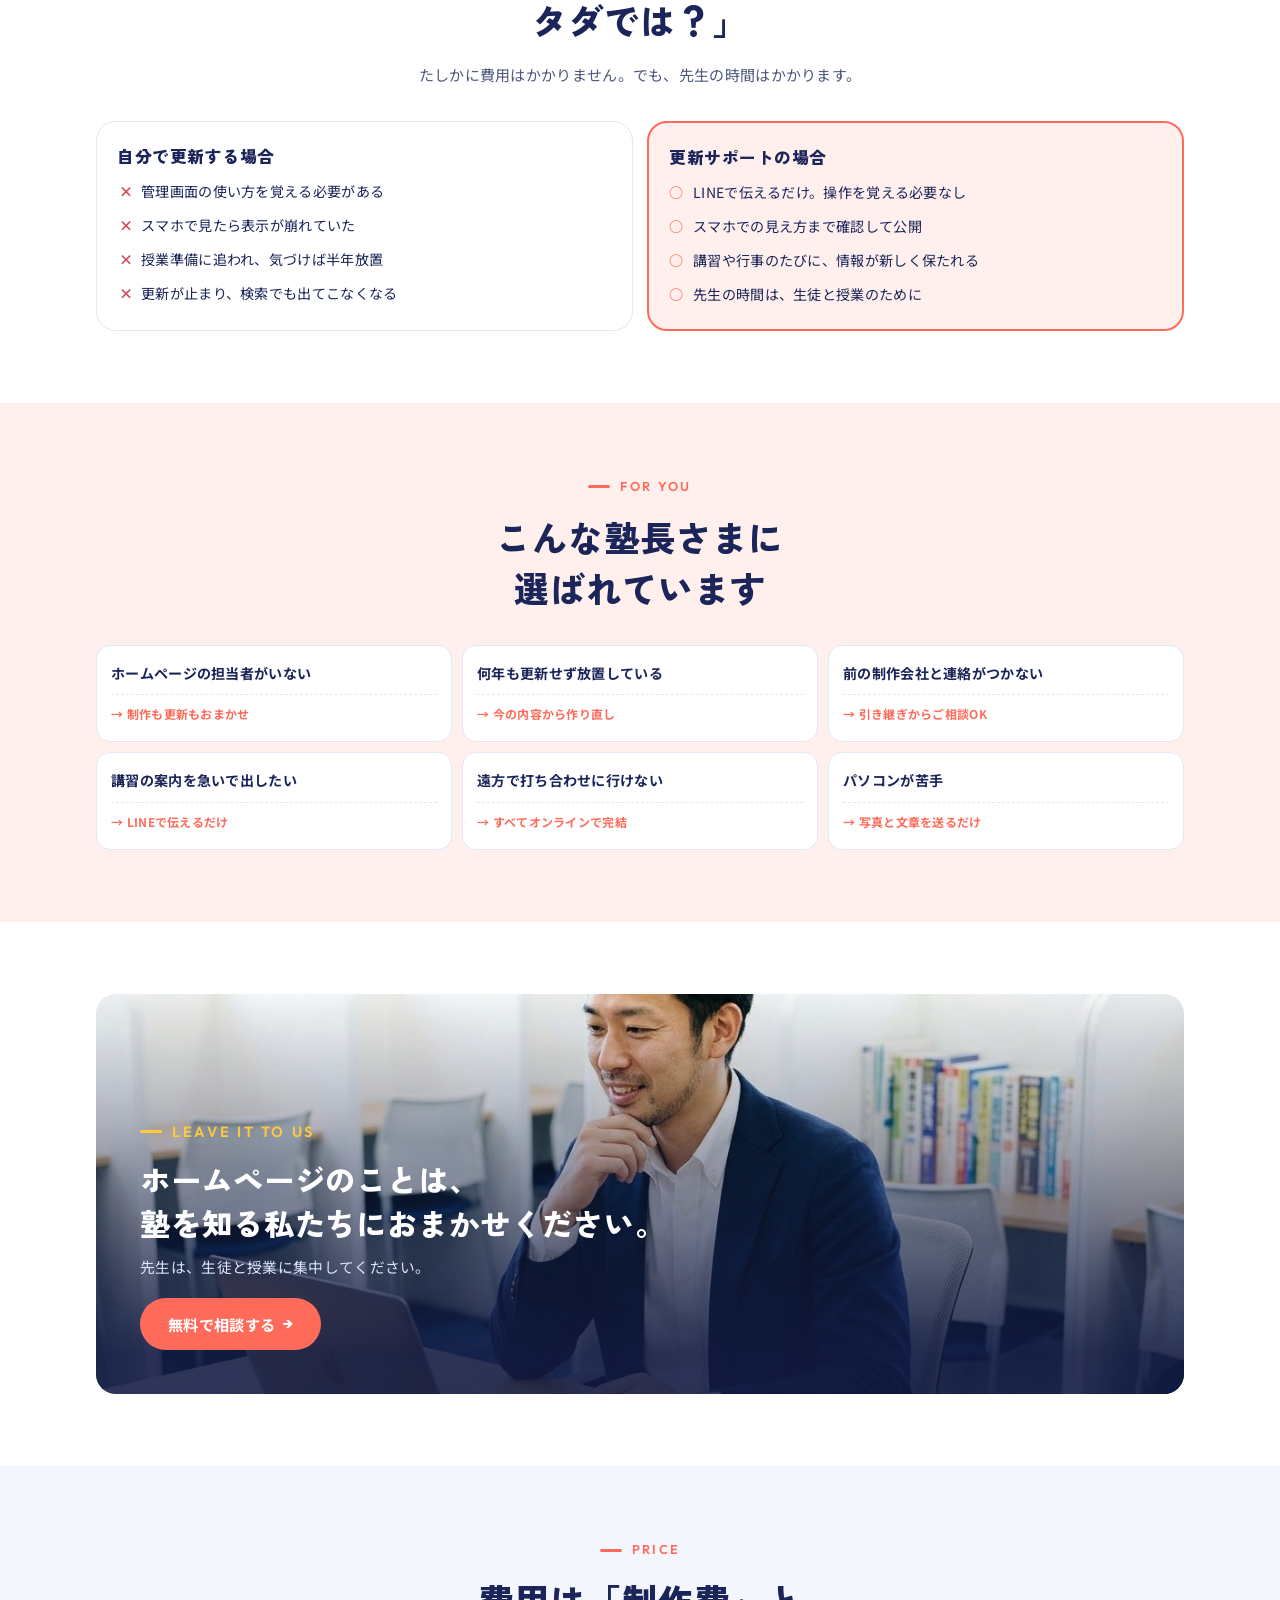
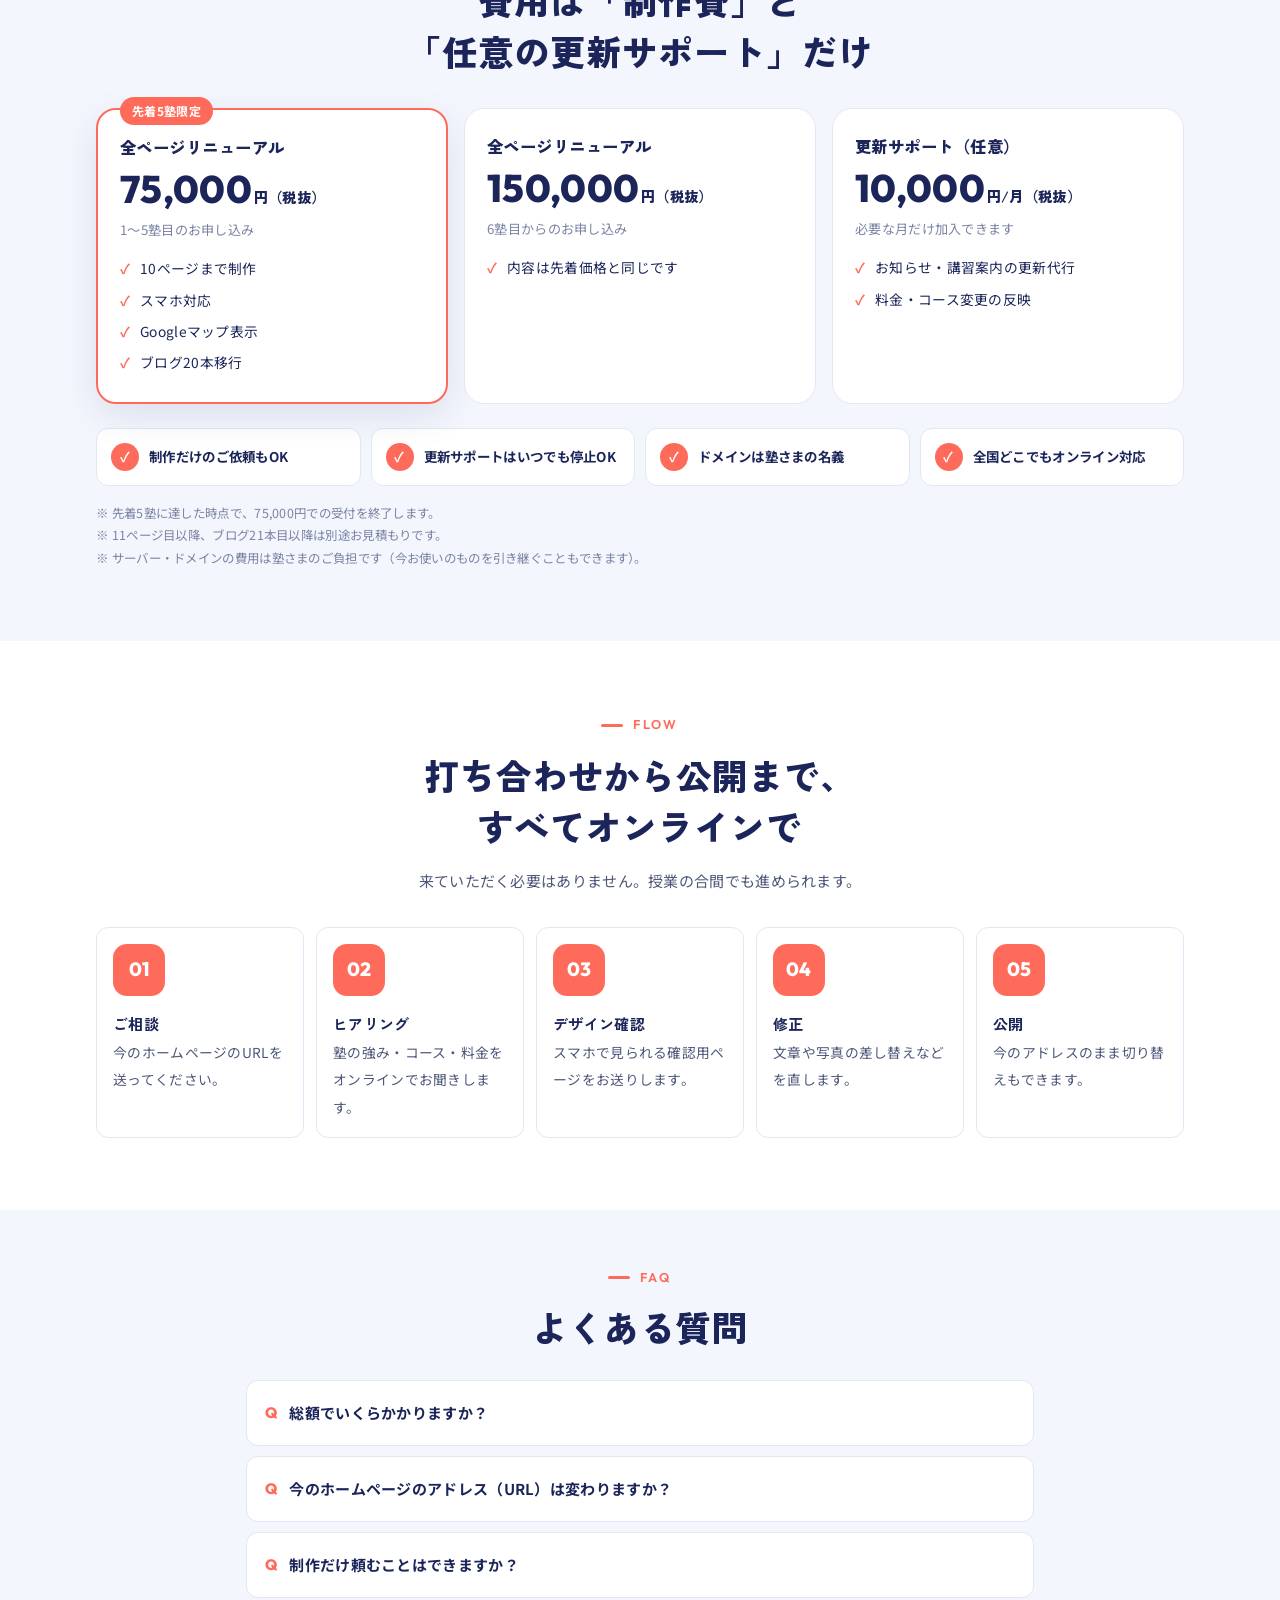
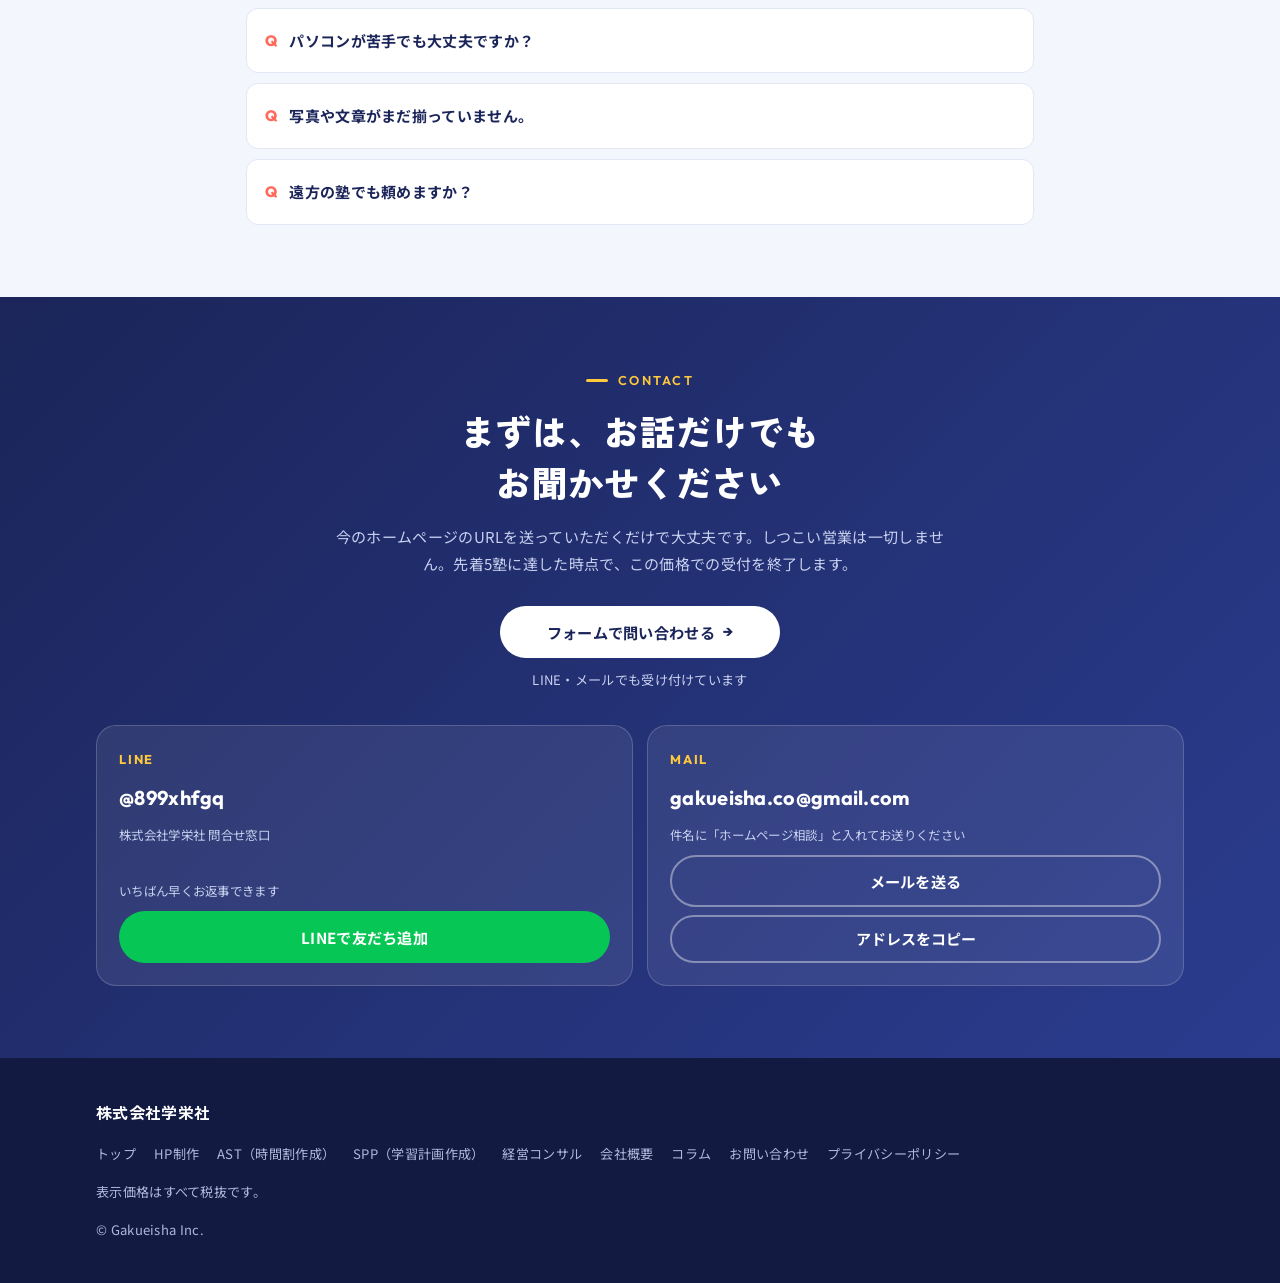
<file: hp.html>
<!doctype html>
<html lang="ja">
<head>
<meta charset="utf-8">
<meta name="viewport" content="width=device-width, initial-scale=1, viewport-fit=cover">
<title>塾専門ホームページ制作・リニューアル｜個別指導塾・学習塾のHP作成｜学栄社</title>
<meta name="description" content="塾を経営する私たちがつくる、学習塾・個別指導塾専門のホームページ制作・リニューアル。10ページ・スマホ対応・Googleマップ・ブログ20本移行込みで先着5塾75,000円（税抜）。更新はLINEで伝えるだけ。">
<link rel="preconnect" href="https://fonts.googleapis.com"><link rel="preconnect" href="https://fonts.gstatic.com" crossorigin>
<link rel="stylesheet" href="https://fonts.googleapis.com/css2?family=Zen+Kaku+Gothic+New:wght@500;700;900&family=Noto+Sans+JP:wght@400;500;700&family=Outfit:wght@500;600;700;800&display=swap">
<!--SEO-->
<link rel="canonical" href="https://gakueisha.jp/hp.html">
<meta property="og:type" content="website">
<meta property="og:site_name" content="株式会社学栄社">
<meta property="og:title" content="塾専門ホームページ制作・リニューアル｜個別指導塾・学習塾のHP作成｜学栄社">
<meta property="og:description" content="塾を経営する私たちがつくる、学習塾・個別指導塾専門のホームページ制作・リニューアル。10ページ・スマホ対応・Googleマップ・ブログ20本移行込みで先着5塾75,000円（税抜）。更新はLINEで伝えるだけ。">
<meta property="og:url" content="https://gakueisha.jp/hp.html">
<meta property="og:image" content="https://gakueisha.jp/img/og-hp.jpg">
<meta property="og:locale" content="ja_JP">
<meta name="twitter:card" content="summary_large_image">
<link rel="icon" href="img/favicon.svg" type="image/svg+xml">
<script type="application/ld+json">{"@context": "https://schema.org", "@graph": [{"@type": "Service", "name": "塾専門ホームページリニューアル", "serviceType": "学習塾向けホームページ制作", "provider": {"@id": "https://gakueisha.jp/#org"}, "areaServed": "JP", "url": "https://gakueisha.jp/hp.html", "offers": {"@type": "Offer", "price": "75000", "priceCurrency": "JPY", "description": "先着5塾の価格（税抜）。通常150,000円。"}}]}</script>
<!--/SEO-->
<link rel="stylesheet" href="site.css">
<style>
.hp-vis{position:relative;padding-bottom:30px}
.hp-vis > img{border-radius:var(--r);aspect-ratio:4/3;object-fit:cover;width:100%}
.hp-vis .phone{position:absolute;width:29%;bottom:0;right:3%;border-radius:22px;padding:6px}
.hp-vis .phone img{border-radius:17px}
.cases{display:grid;grid-template-columns:repeat(3,minmax(0,1fr));gap:12px;max-width:620px;margin:32px auto 0}
.cases figure{display:grid;gap:8px;text-align:center}
.cases figcaption{font-size:.75rem;font-weight:700;color:var(--ink-soft)}
.cases .phone{border-radius:20px;padding:5px}.cases .phone img{border-radius:16px}
.ba{display:grid;grid-template-columns:1fr auto 1fr;gap:10px;align-items:stretch;margin-top:28px}
.ba > div{background:var(--card);border:1px solid var(--line);border-radius:var(--r-s);padding:16px;display:grid;grid-template-rows:auto 1fr;gap:6px}
.ba .lb{font-family:var(--f-en);font-weight:700;font-size:.75rem;letter-spacing:.12em;color:var(--muted)}
.ba .af{border:2px solid var(--c)} .ba .af .lb{color:var(--c)}
.ba ul{margin:0;padding-left:1.1em;font-size:.84rem;color:var(--ink-soft)}
.ba .to{font-family:var(--f-en);font-size:1.6rem;color:var(--c);font-weight:800;align-self:center}
</style>
<!-- Google tag (gtag.js) -->
<script async src="https://www.googletagmanager.com/gtag/js?id=G-DGD4G7DNEV"></script>
<script>window.dataLayer=window.dataLayer||[];function gtag(){dataLayer.push(arguments);}gtag('js',new Date());gtag('config','G-DGD4G7DNEV');</script>
</head>
<body class="p-hp" data-page="hp">
<header class="top"><div class="wrap"><a class="logo" href="./"><span class="mk">学</span><span><b>株式会社学栄社</b><small>学習塾のための4つのサービス</small></span></a><button class="menu-btn" type="button" aria-label="メニュー" aria-expanded="false"><span></span></button><nav class="gnav"><a href="hp.html" aria-current="page"><i style="background:var(--hp)"></i>HP制作</a><a href="ast.html"><i style="background:var(--ast)"></i>AST（時間割作成）</a><a href="spp.html"><i style="background:var(--spp)"></i>SPP（学習計画作成）</a><a href="consult.html"><i style="background:var(--con)"></i>経営コンサル</a><a class="cta" href="contact.html">お問い合わせ</a></nav></div></header>

<section class="s-hero">
  <div class="wrap grid">
    <div>
      <span class="tag">学習塾・個別指導塾専門のホームページ制作</span>
      <h1>塾のホームページの<br>面倒ごと、<span class="mark">ぜんぶおまかせ</span>。</h1>
      <p class="lead">保護者はスマホで塾を探し、比べています。塾を経営する私たちが、選ばれて問い合わせが来るホームページに作り直します。</p>
      <p class="zero">先生のパソコン作業は、ほぼゼロ。LINEで伝えるだけです。</p>
      <div class="offer">
        <span class="t">先着5塾限定</span>
        <p class="was">通常価格 <s>150,000円</s>（税抜）</p>
        <p class="p">75,000<small>円（税抜）</small></p>
        <p class="n">全ページリニューアル（10ページ・ブログ20本移行込み）</p>
      </div>
      <div class="trust">
        <div><b>20<small>年+</small></b><span>学習塾業界</span></div>
        <div><b>20<small>社+</small></b><span>塾の支援実績</span></div>
        <div><b>65<small>件</small></b><span>運営塾の<br>問い合わせ</span></div>
      </div>
      <div class="btns"><a class="btn btn-main" href="#contact">無料で相談する <span class="arw">→</span></a><a class="btn btn-ghost" href="#price">料金を見る</a></div>
    </div>
    <div class="hp-vis rv">
      <img src="img/p01.jpg" alt="スマホで塾のホームページを見る親子" width="1200" height="896">
      <div class="phone"><img src="img/case-top.jpg" alt="制作したホームページのトップ画面" width="399" height="800"></div>
    </div>
  </div>
</section>

<section class="bg-soft">
  <div class="wrap">
    <div class="center"><p class="eyebrow">Problem</p><h2 class="h2">こんな「ホームページの悩み」<br>ありませんか？</h2></div>
    <div class="probs">
      <article class="rv"><div class="ic" style="color:var(--c)"><svg viewBox="0 0 40 40" fill="none" stroke="currentColor" stroke-width="2.6" stroke-linecap="round"><circle cx="20" cy="20" r="14"/><path d="M20 12v16M24 15.5c-1-1.2-2.4-1.8-4-1.8-2.3 0-4 1.2-4 3s1.7 2.6 4 3.2 4 1.4 4 3.2-1.7 3-4 3c-1.8 0-3.3-.7-4.2-2"/></svg></div><div><b>制作費30万円〜という高い壁</b><span>そのお金があれば、教材や広告に回せるのに。</span></div></article>
      <article class="rv"><div class="ic" style="color:var(--c)"><svg viewBox="0 0 40 40" fill="none" stroke="currentColor" stroke-width="2.6" stroke-linecap="round"><rect x="7" y="9" width="26" height="24" rx="4"/><path d="M7 16h26M14 6v6M26 6v6M15 25h10"/></svg></div><div><b>何に払っているか分からない月額費</b><span>毎月の管理費が、なんとなく続いている。</span></div></article>
      <article class="rv"><div class="ic" style="color:var(--c)"><svg viewBox="0 0 40 40" fill="none" stroke="currentColor" stroke-width="2.6" stroke-linecap="round"><circle cx="20" cy="21" r="13"/><path d="M20 13v8l5 4M15 4h10"/></svg></div><div><b>講習の案内をすぐ出せない</b><span>業者に頼むと修正費がかかり、公開まで待たされる。</span></div></article>
      <article class="rv"><div class="ic" style="color:var(--c)"><svg viewBox="0 0 40 40" fill="none" stroke="currentColor" stroke-width="2.6" stroke-linecap="round"><circle cx="18" cy="18" r="10"/><path d="M26 26l8 8M14 18h8"/></svg></div><div><b>検索しても出てこない</b><span>作っただけで放置。更新も止まり、誰にも見られていない。</span></div></article>
    </div>
  </div>
</section>

<section>
  <div class="wrap">
    <div class="center"><p class="eyebrow">Difference</p><h2 class="h2">一般の制作会社と、<br>ここが違います</h2></div>
    <div class="diff">
      <article class="rv"><span class="k">01</span><h3>学習塾だけを<br>専門にしています</h3><p>コース・料金・講師・合格実績・体験授業。塾のホームページに必要なページと、保護者が知りたい順番を最初から知っています。</p></article>
      <article class="rv"><span class="k">02</span><h3>塾を経営している人間が<br>つくります</h3><p>入塾面談で何を聞かれるか、何が決め手になるか。現場の経験をもとに、問い合わせにつながる言葉と流れを組み立てます。</p></article>
      <article class="rv"><span class="k">03</span><h3>必要なものは込みで<br>この価格</h3><p>10ページの制作、スマホ対応、Googleマップ、ブログ20本の移行まで込み。先着5塾は75,000円で承ります。</p></article>
    </div>
  </div>
</section>

<section class="bg-c">
  <div class="wrap">
    <div class="center"><p class="eyebrow">Case</p><h2 class="h2">運営塾のホームページで<br>出た結果</h2>
    <p class="lead">私たちの運営塾のサイトを、この方法で作り直しました。</p></div>
    <div class="cases">
      <figure class="rv"><div class="phone"><img src="img/case-top.jpg" alt="トップページ" width="399" height="800"></div><figcaption>トップページ</figcaption></figure>
      <figure class="rv"><div class="phone"><img src="img/case-course.jpg" alt="コース紹介" width="399" height="800"></div><figcaption>コース紹介</figcaption></figure>
      <figure class="rv"><div class="phone"><img src="img/case-price.jpg" alt="料金案内" width="399" height="800"></div><figcaption>料金案内</figcaption></figure>
    </div>
    <div class="stats">
      <div class="rv"><b>65<small>件</small></b><span>問い合わせ<br>（開校から9か月）</span></div>
      <div class="rv"><b>上位</b><span>「地域名＋個別指導」で<br>検索上位を維持</span></div>
      <div class="rv"><b>8<small>割以上</small></b><span>スマホからの閲覧に<br>合わせて設計</span></div>
      <div class="rv"><b>広告</b><span>Google広告と組み合わせ<br>少ない費用で集客</span></div>
    </div>
  </div>
</section>

<section>
  <div class="wrap">
    <div class="center"><p class="eyebrow">Included</p><h2 class="h2">必要なものは<em>ひと通り込み</em>です</h2></div>
    <div class="cards3">
      <div class="rv"><p class="n">10<small>ページ</small></p><b>ページ制作</b><span>トップ・コース・料金・講師・アクセスなど10ページまで。</span></div>
      <div class="rv"><p class="n">20<small>本</small></p><b>ブログ移行</b><span>今のブログ記事を20本まで新しいサイトへ移します。</span></div>
      <div class="rv"><p class="n">全<small>ページ</small></p><b>スマホ対応</b><span>スマホで見やすい作りを基本に、パソコンにも対応。</span></div>
      <div class="rv"><p class="n">MAP</p><b>Googleマップ表示</b><span>教室の場所と行き方がひと目でわかります。</span></div>
      <div class="rv"><p class="n">LINE</p><b>問い合わせ導線</b><span>電話・フォーム・LINEへ、どのページからもすぐ進めます。</span></div>
      <div class="rv"><p class="n">原稿</p><b>文章づくり</b><span>ヒアリングをもとに、塾の強みが伝わる文章を一緒に考えます。</span></div>
    </div>
    <div class="ba rv">
      <div><p class="lb">BEFORE</p><ul><li>パソコン向けで文字が小さい</li><li>料金やコースが分かりにくい</li><li>問い合わせ先が見つけにくい</li></ul></div>
      <span class="to">→</span>
      <div class="af"><p class="lb">AFTER</p><ul><li>スマホで読みやすい</li><li>選び方と料金がひと目でわかる</li><li>どこからでもLINE・電話へ</li></ul></div>
    </div>
  </div>
</section>

<section class="bg-soft">
  <div class="wrap">
    <div class="center"><p class="eyebrow">Support</p><h2 class="h2">ホームページは、<br><em>公開してからが本番</em>です</h2>
    <p class="lead">講習の案内、料金の変更、合格の報告。更新サポートなら、先生はLINEで伝えるだけ。作業はすべて私たちが行います。</p></div>
    <div class="sup">
      <div class="chat rv">
        <p class="who r">塾長</p>
        <p class="m me">冬期講習の案内を載せたいです。日程と料金はこの写真のとおりです。</p>
        <p class="who">学栄社</p>
        <p class="m you">承知しました。トップページとお知らせに載せて、できたらご連絡します。</p>
        <p class="who">学栄社</p>
        <p class="m you">反映しました。スマホで表示をご確認ください。</p>
        <p class="who r">塾長</p>
        <p class="m me">ありがとうございます！完璧です。</p>
      </div>
      <div class="rv">
        <ol class="steps3">
          <li><div><b>LINEで伝える</b>載せたい内容を、文章や写真のまま送るだけ。</div></li>
          <li><div><b>こちらで作業</b>ページの作成・修正は、すべて私たちが行います。</div></li>
          <li><div><b>反映してご報告</b>公開したらお知らせします。スマホで確認するだけです。</div></li>
        </ol>
        <div class="plan" style="margin-top:16px"><h3>更新サポート（任意）</h3><p class="p">10,000<small>円/月（税抜）</small></p><p class="s">必要な月だけ加入できます</p><ul><li>お知らせ・講習案内の更新代行</li><li>料金・コース変更の反映</li></ul></div>
      </div>
    </div>
  </div>
</section>

<section>
  <div class="wrap">
    <div class="center"><p class="eyebrow">Compare</p><h2 class="h2">「自分で更新すれば、<br>タダでは？」</h2>
    <p class="lead">たしかに費用はかかりません。でも、先生の時間はかかります。</p></div>
    <div class="vs">
      <div class="self rv"><h3>自分で更新する場合</h3><ul><li>管理画面の使い方を覚える必要がある</li><li>スマホで見たら表示が崩れていた</li><li>授業準備に追われ、気づけば半年放置</li><li>更新が止まり、検索でも出てこなくなる</li></ul></div>
      <div class="ours rv"><h3>更新サポートの場合</h3><ul><li>LINEで伝えるだけ。操作を覚える必要なし</li><li>スマホでの見え方まで確認して公開</li><li>講習や行事のたびに、情報が新しく保たれる</li><li>先生の時間は、生徒と授業のために</li></ul></div>
    </div>
  </div>
</section>

<section class="bg-c">
  <div class="wrap">
    <div class="center"><p class="eyebrow">For You</p><h2 class="h2">こんな塾長さまに<br>選ばれています</h2></div>
    <div class="persona">
      <div class="rv"><p>ホームページの担当者がいない</p><span>→ 制作も更新もおまかせ</span></div>
      <div class="rv"><p>何年も更新せず放置している</p><span>→ 今の内容から作り直し</span></div>
      <div class="rv"><p>前の制作会社と連絡がつかない</p><span>→ 引き継ぎからご相談OK</span></div>
      <div class="rv"><p>講習の案内を急いで出したい</p><span>→ LINEで伝えるだけ</span></div>
      <div class="rv"><p>遠方で打ち合わせに行けない</p><span>→ すべてオンラインで完結</span></div>
      <div class="rv"><p>パソコンが苦手</p><span>→ 写真と文章を送るだけ</span></div>
    </div>
  </div>
</section>

<section>
  <div class="wrap">
    <div class="midcta rv">
      <img src="img/p02.jpg" alt="ノートパソコンでホームページを確認する塾長" width="1200" height="896" loading="lazy">
      <div class="in">
        <p class="eyebrow" style="color:var(--accent)">Leave it to us</p>
        <h2>ホームページのことは、<br>塾を知る私たちにおまかせください。</h2>
        <p>先生は、生徒と授業に集中してください。</p>
        <div class="btns" style="margin-top:18px"><a class="btn btn-main" href="#contact">無料で相談する <span class="arw">→</span></a></div>
      </div>
    </div>
  </div>
</section>

<section id="price" class="bg-soft">
  <div class="wrap">
    <div class="center"><p class="eyebrow">Price</p><h2 class="h2">費用は「制作費」と<br>「任意の更新サポート」だけ</h2></div>
    <div class="pricing">
      <div class="plan hl rv"><span class="badge">先着5塾限定</span><h3>全ページリニューアル</h3><p class="p">75,000<small>円（税抜）</small></p><p class="s">1〜5塾目のお申し込み</p><ul><li>10ページまで制作</li><li>スマホ対応</li><li>Googleマップ表示</li><li>ブログ20本移行</li></ul></div>
      <div class="plan rv"><h3>全ページリニューアル</h3><p class="p">150,000<small>円（税抜）</small></p><p class="s">6塾目からのお申し込み</p><ul><li>内容は先着価格と同じです</li></ul></div>
      <div class="plan rv"><h3>更新サポート（任意）</h3><p class="p">10,000<small>円/月（税抜）</small></p><p class="s">必要な月だけ加入できます</p><ul><li>お知らせ・講習案内の更新代行</li><li>料金・コース変更の反映</li></ul></div>
    </div>
    <div class="safe">
      <div class="rv"><i>✓</i>制作だけのご依頼もOK</div>
      <div class="rv"><i>✓</i>更新サポートはいつでも停止OK</div>
      <div class="rv"><i>✓</i>ドメインは塾さまの名義</div>
      <div class="rv"><i>✓</i>全国どこでもオンライン対応</div>
    </div>
    <p class="fine">※ 先着5塾に達した時点で、75,000円での受付を終了します。<br>※ 11ページ目以降、ブログ21本目以降は別途お見積もりです。<br>※ サーバー・ドメインの費用は塾さまのご負担です（今お使いのものを引き継ぐこともできます）。</p>
  </div>
</section>

<section>
  <div class="wrap">
    <div class="center"><p class="eyebrow">Flow</p><h2 class="h2">打ち合わせから公開まで、<br>すべてオンラインで</h2><p class="lead">来ていただく必要はありません。授業の合間でも進められます。</p></div>
    <ol class="flow" style="--n:5">
      <li class="rv"><div><b>ご相談</b><span>今のホームページのURLを送ってください。</span></div></li>
      <li class="rv"><div><b>ヒアリング</b><span>塾の強み・コース・料金をオンラインでお聞きします。</span></div></li>
      <li class="rv"><div><b>デザイン確認</b><span>スマホで見られる確認用ページをお送りします。</span></div></li>
      <li class="rv"><div><b>修正</b><span>文章や写真の差し替えなどを直します。</span></div></li>
      <li class="rv"><div><b>公開</b><span>今のアドレスのまま切り替えもできます。</span></div></li>
    </ol>
  </div>
</section>

<section class="bg-soft" style="padding-top:56px">
  <div class="wrap" style="max-width:820px">
    <div class="center"><p class="eyebrow">FAQ</p><h2 class="h2">よくある質問</h2></div>
    <div class="faq">
      <details><summary>総額でいくらかかりますか？</summary><p>制作費（先着5塾は75,000円）と、サーバー・ドメインの費用だけです。更新サポート（月10,000円）は任意です。</p></details>
      <details><summary>今のホームページのアドレス（URL）は変わりますか？</summary><p>今お使いのドメインをそのまま引き継げます。検索で見つけてもらえる状態をなるべく保ったまま切り替えます。</p></details>
      <details><summary>制作だけ頼むことはできますか？</summary><p>はい。更新サポートに加入しなくても、制作のみお申し込みいただけます。</p></details>
      <details><summary>パソコンが苦手でも大丈夫ですか？</summary><p>大丈夫です。打ち合わせはオンライン、資料はLINEで写真や文章を送っていただくだけで進められます。</p></details>
      <details><summary>写真や文章がまだ揃っていません。</summary><p>ヒアリングをもとに文章の案をこちらで用意します。写真はスマホで撮ったもので十分です。</p></details>
      <details><summary>遠方の塾でも頼めますか？</summary><p>はい。すべてオンラインで進めるので、地域は問いません。</p></details>
    </div>
  </div>
</section>

<div id="ct" data-subject="ホームページ相談" data-title="まずは、お話だけでも<br>お聞かせください" data-lead="今のホームページのURLを送っていただくだけで大丈夫です。しつこい営業は一切しません。先着5塾に達した時点で、この価格での受付を終了します。"></div>
<footer><div class="wrap"><b>株式会社学栄社</b><nav><a href="./">トップ</a><a href="hp.html">HP制作</a><a href="ast.html">AST（時間割作成）</a><a href="spp.html">SPP（学習計画作成）</a><a href="consult.html">経営コンサル</a><a href="company.html">会社概要</a><a href="column.html">コラム</a><a href="contact.html">お問い合わせ</a><a href="privacy.html">プライバシーポリシー</a></nav><span>表示価格はすべて税抜です。</span><span>© Gakueisha Inc.</span></div></footer>
<script src="main.js"></script>
</body>
</html>
</file>
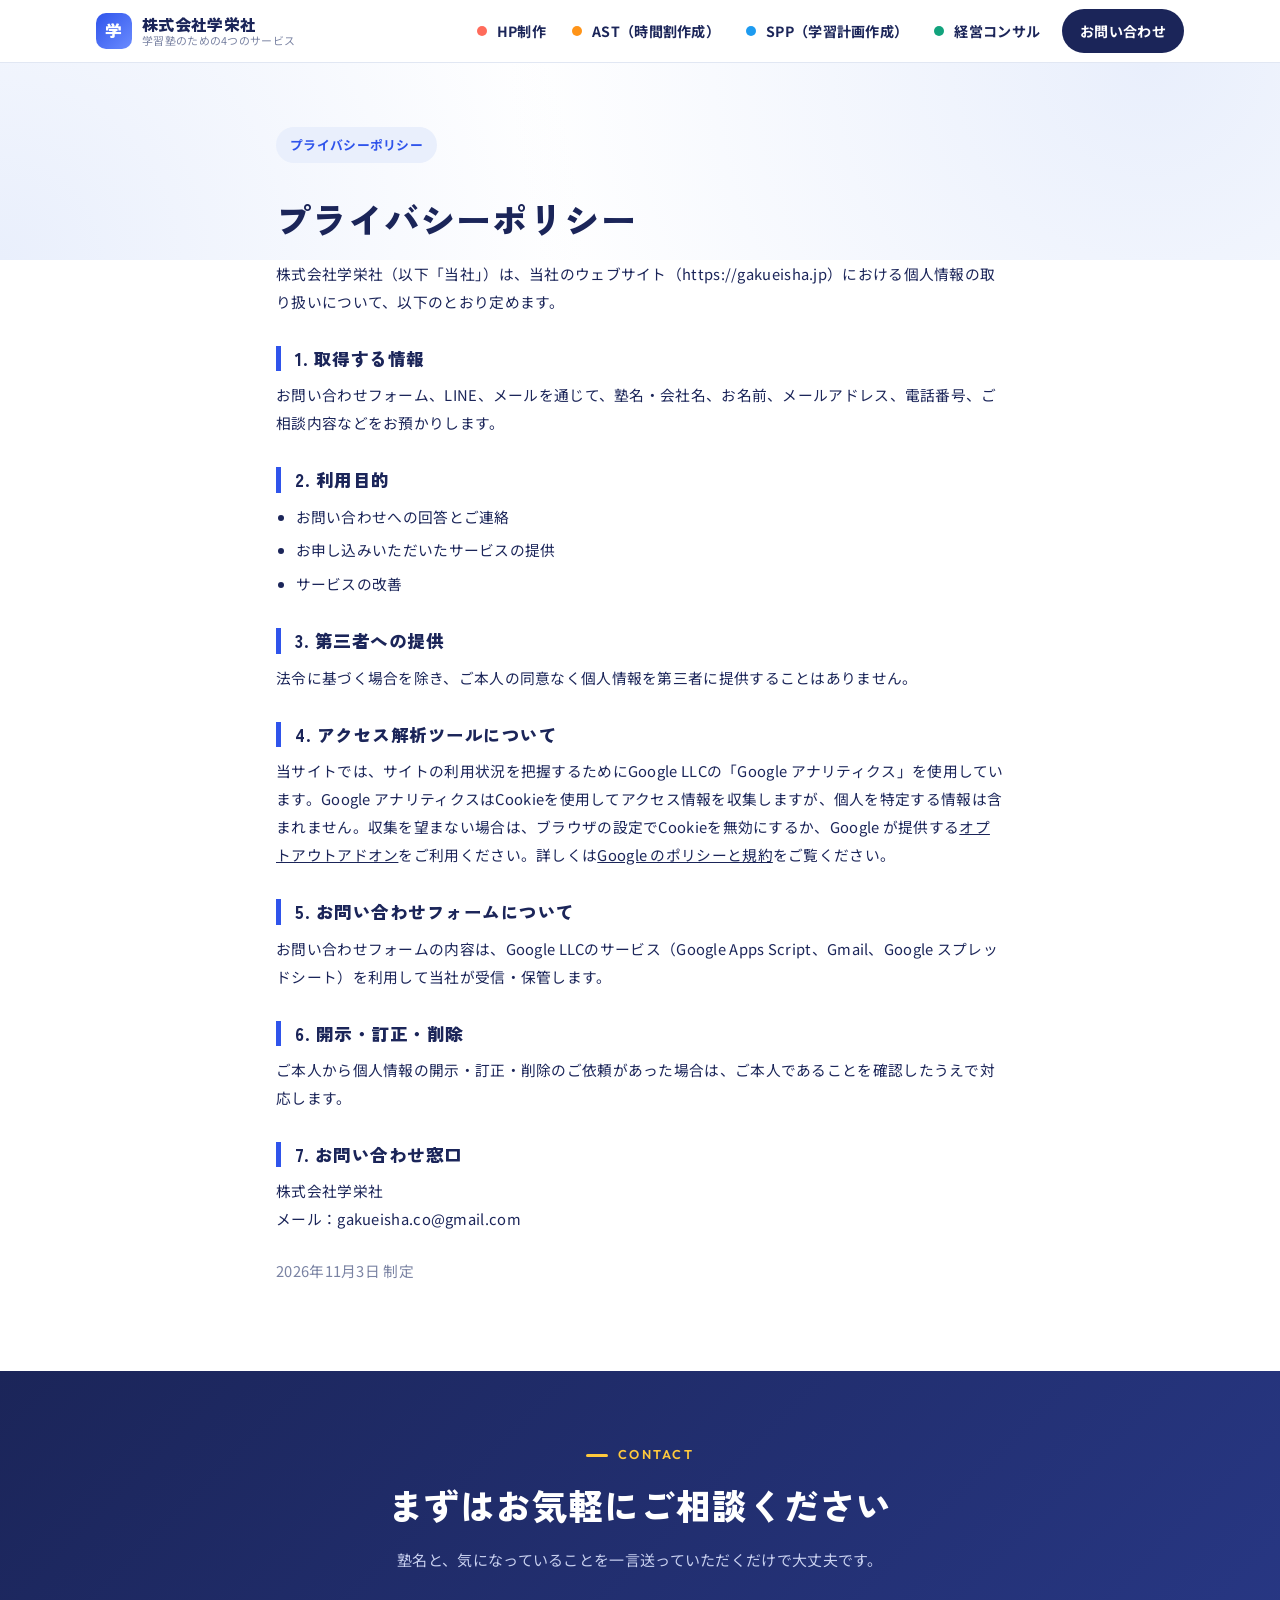
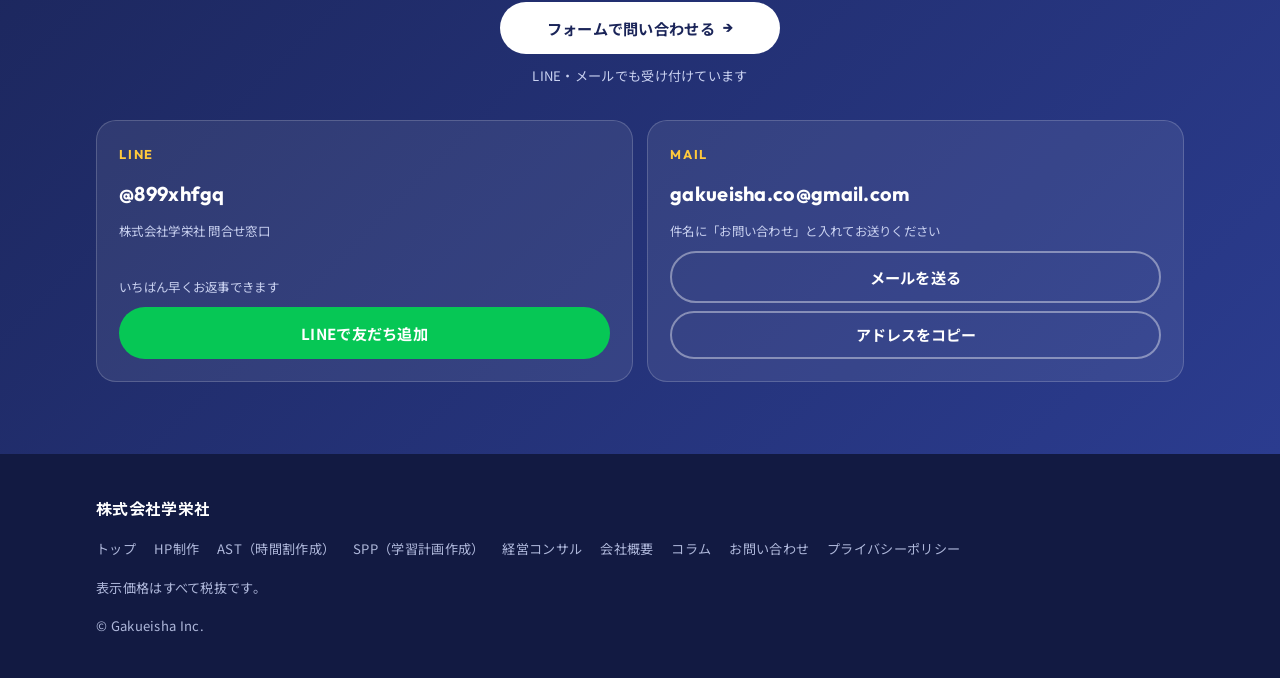
<file: privacy.html>
<!doctype html>
<html lang="ja">
<head>
<meta charset="utf-8">
<meta name="viewport" content="width=device-width, initial-scale=1, viewport-fit=cover">
<title>プライバシーポリシー｜株式会社学栄社</title>
<meta name="description" content="株式会社学栄社のウェブサイトにおける個人情報の取り扱い、アクセス解析ツール（Google アナリティクス）の利用について。">
<!--SEO-->
<link rel="canonical" href="https://gakueisha.jp/privacy.html">
<meta property="og:type" content="website">
<meta property="og:site_name" content="株式会社学栄社">
<meta property="og:title" content="プライバシーポリシー｜株式会社学栄社">
<meta property="og:description" content="株式会社学栄社のウェブサイトにおける個人情報の取り扱い、アクセス解析ツール（Google アナリティクス）の利用について。">
<meta property="og:url" content="https://gakueisha.jp/privacy.html">
<meta property="og:image" content="https://gakueisha.jp/img/og.jpg">
<meta property="og:locale" content="ja_JP">
<meta name="twitter:card" content="summary_large_image">
<link rel="icon" href="img/favicon.svg" type="image/svg+xml">

<!--/SEO-->
<link rel="preconnect" href="https://fonts.googleapis.com"><link rel="preconnect" href="https://fonts.gstatic.com" crossorigin>
<link rel="stylesheet" href="https://fonts.googleapis.com/css2?family=Zen+Kaku+Gothic+New:wght@500;700;900&family=Noto+Sans+JP:wght@400;500;700&family=Outfit:wght@500;600;700;800&display=swap">
<link rel="stylesheet" href="site.css">
<style>
.art{max-width:760px}
.art .meta{font-size:.8rem;color:var(--muted);margin-top:10px}
.art h1{font-size:clamp(1.5rem,6vw,2.2rem)}
.art .toc{background:var(--soft);border-radius:var(--r-s);padding:16px 20px;margin:24px 0}
.art .toc b{display:block;margin-bottom:6px}
.art .toc ol{margin:0;padding-left:1.3em;display:grid;gap:4px;font-size:.92rem}
.art h2{font-size:clamp(1.2rem,5vw,1.5rem);margin:44px 0 14px;padding-left:14px;border-left:5px solid var(--c)}
.art h3{font-size:1.05rem;margin:26px 0 8px}
.art p{margin:0 0 14px;line-height:1.95}
.art ul,.art ol.list{margin:0 0 16px;padding-left:1.3em;display:grid;gap:6px;line-height:1.8}
.art .point{background:var(--c-s);border-left:5px solid var(--c);border-radius:0 12px 12px 0;padding:14px 16px;margin:18px 0}
.art .point b{display:block;margin-bottom:4px}
.art figure{margin:20px 0}
.art .cta-box{margin-top:44px;background:var(--card);border:2px solid var(--c);border-radius:var(--r);padding:22px 20px;display:grid;gap:10px}
.art .cta-box h2{margin:0;border:0;padding:0;font-size:1.2rem}
.list-cards{display:grid;gap:16px;margin-top:28px}
.list-cards a{display:grid;gap:6px;text-decoration:none;background:var(--card);border:1px solid var(--line);border-radius:var(--r);padding:20px}
.list-cards b{font-family:var(--f-jp);font-size:1.08rem;line-height:1.5}
.list-cards span{font-size:.86rem;color:var(--ink-soft)}
.list-cards small{color:var(--c);font-weight:700}
.pp h2{font-size:1.1rem;margin:30px 0 10px}
.pp p,.pp li{font-size:.92rem;line-height:1.9}
</style>
<!-- Google tag (gtag.js) -->
<script async src="https://www.googletagmanager.com/gtag/js?id=G-DGD4G7DNEV"></script>
<script>window.dataLayer=window.dataLayer||[];function gtag(){dataLayer.push(arguments);}gtag('js',new Date());gtag('config','G-DGD4G7DNEV');</script>
</head>
<body class="" data-page="column">
<header class="top"><div class="wrap"><a class="logo" href="./"><span class="mk">学</span><span><b>株式会社学栄社</b><small>学習塾のための4つのサービス</small></span></a><button class="menu-btn" type="button" aria-label="メニュー" aria-expanded="false"><span></span></button><nav class="gnav"><a href="hp.html"><i style="background:var(--hp)"></i>HP制作</a><a href="ast.html"><i style="background:var(--ast)"></i>AST（時間割作成）</a><a href="spp.html"><i style="background:var(--spp)"></i>SPP（学習計画作成）</a><a href="consult.html"><i style="background:var(--con)"></i>経営コンサル</a><a class="cta" href="contact.html">お問い合わせ</a></nav></div></header>
<section class="s-hero" style="padding-bottom:16px"><div class="wrap art">
<span class="tag">プライバシーポリシー</span>
<h1>プライバシーポリシー</h1>
</div></section>
<section style="padding-top:0"><div class="wrap art pp">
<p>株式会社学栄社（以下「当社」）は、当社のウェブサイト（https://gakueisha.jp）における個人情報の取り扱いについて、以下のとおり定めます。</p>
<h2>1. 取得する情報</h2>
<p>お問い合わせフォーム、LINE、メールを通じて、塾名・会社名、お名前、メールアドレス、電話番号、ご相談内容などをお預かりします。</p>
<h2>2. 利用目的</h2>
<ul><li>お問い合わせへの回答とご連絡</li><li>お申し込みいただいたサービスの提供</li><li>サービスの改善</li></ul>
<h2>3. 第三者への提供</h2>
<p>法令に基づく場合を除き、ご本人の同意なく個人情報を第三者に提供することはありません。</p>
<h2>4. アクセス解析ツールについて</h2>
<p>当サイトでは、サイトの利用状況を把握するためにGoogle LLCの「Google アナリティクス」を使用しています。Google アナリティクスはCookieを使用してアクセス情報を収集しますが、個人を特定する情報は含まれません。収集を望まない場合は、ブラウザの設定でCookieを無効にするか、Google が提供する<a href="https://tools.google.com/dlpage/gaoptout?hl=ja" target="_blank" rel="noopener">オプトアウトアドオン</a>をご利用ください。詳しくは<a href="https://policies.google.com/technologies/partner-sites?hl=ja" target="_blank" rel="noopener">Google のポリシーと規約</a>をご覧ください。</p>
<h2>5. お問い合わせフォームについて</h2>
<p>お問い合わせフォームの内容は、Google LLCのサービス（Google Apps Script、Gmail、Google スプレッドシート）を利用して当社が受信・保管します。</p>
<h2>6. 開示・訂正・削除</h2>
<p>ご本人から個人情報の開示・訂正・削除のご依頼があった場合は、ご本人であることを確認したうえで対応します。</p>
<h2>7. お問い合わせ窓口</h2>
<p>株式会社学栄社<br>メール：gakueisha.co@gmail.com</p>
<p style="margin-top:24px;color:var(--muted)">2026年11月3日 制定</p>
</div></section>
<div id="ct" data-subject="お問い合わせ"></div>
<footer><div class="wrap"><b>株式会社学栄社</b><nav><a href="./">トップ</a><a href="hp.html">HP制作</a><a href="ast.html">AST（時間割作成）</a><a href="spp.html">SPP（学習計画作成）</a><a href="consult.html">経営コンサル</a><a href="company.html">会社概要</a><a href="column.html">コラム</a><a href="contact.html">お問い合わせ</a><a href="privacy.html">プライバシーポリシー</a></nav><span>表示価格はすべて税抜です。</span><span>© Gakueisha Inc.</span></div></footer>
<script src="main.js"></script>
</body>
</html>
</file>
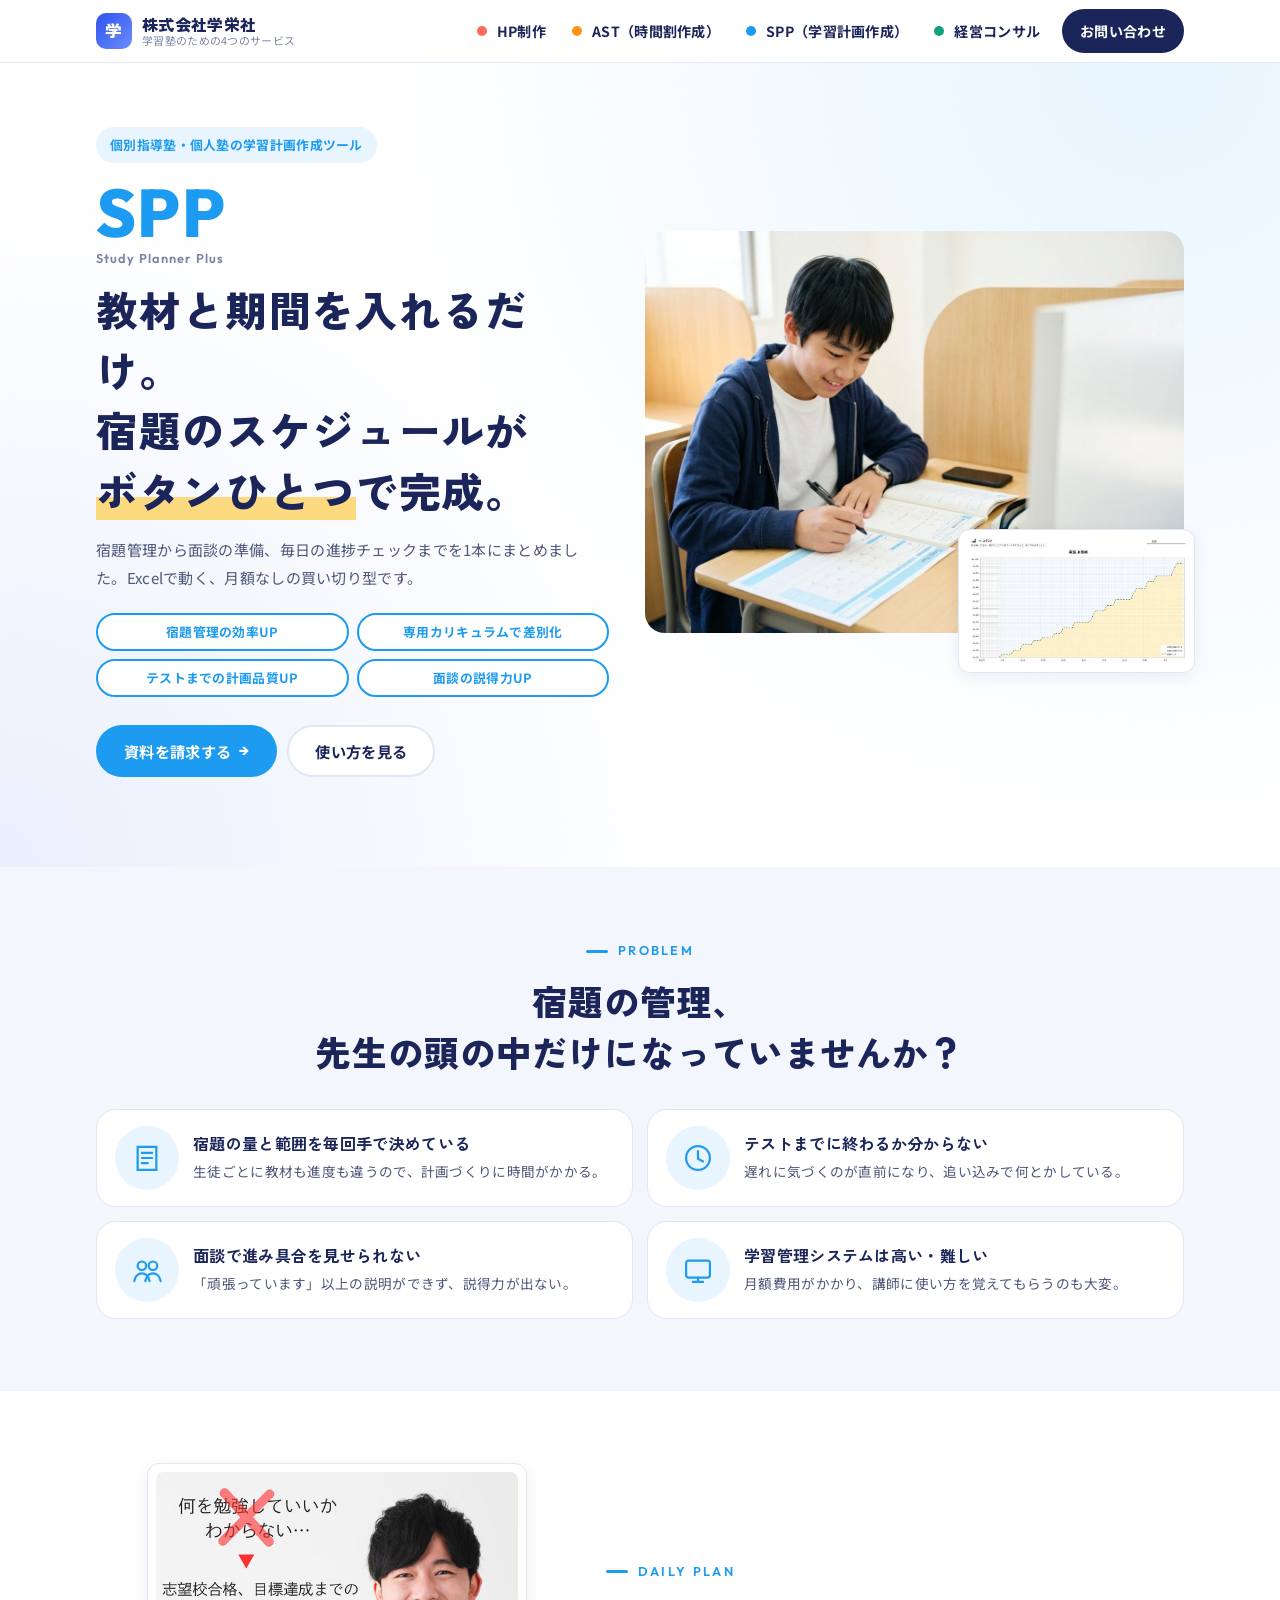
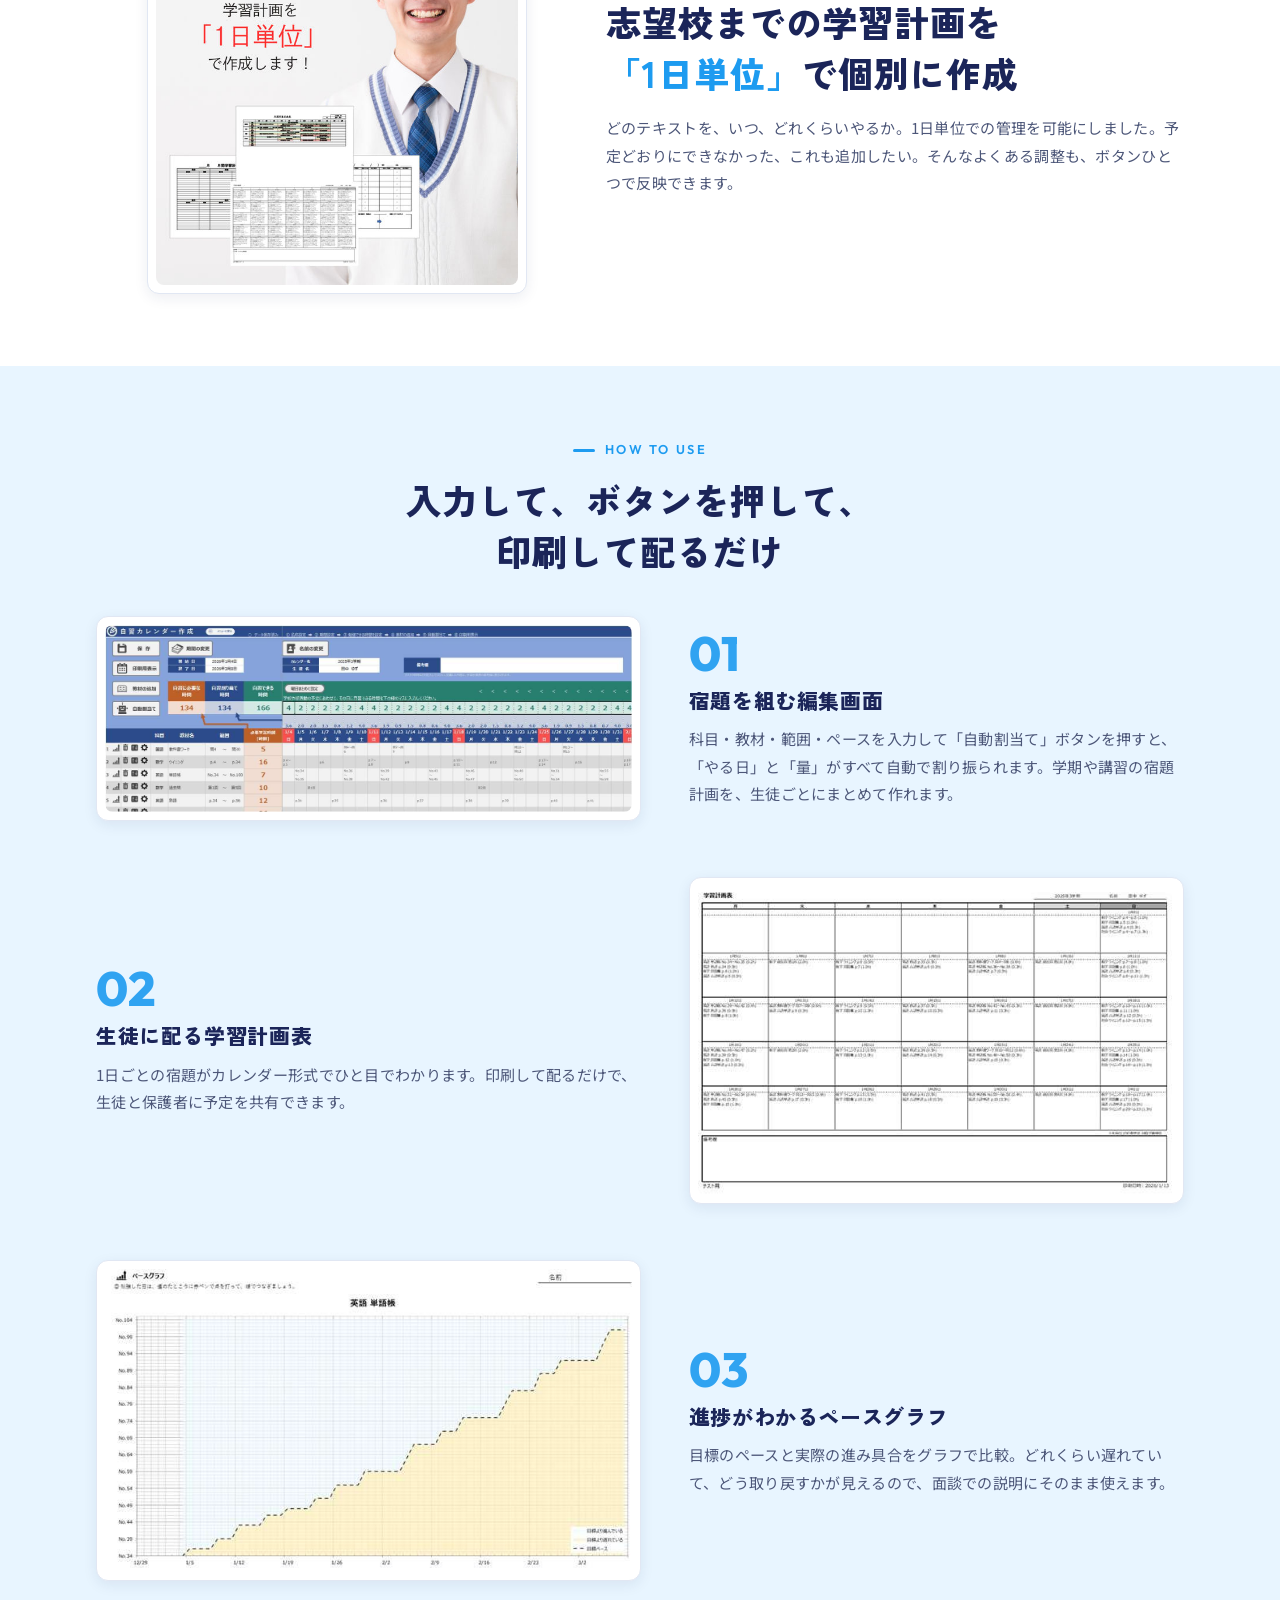
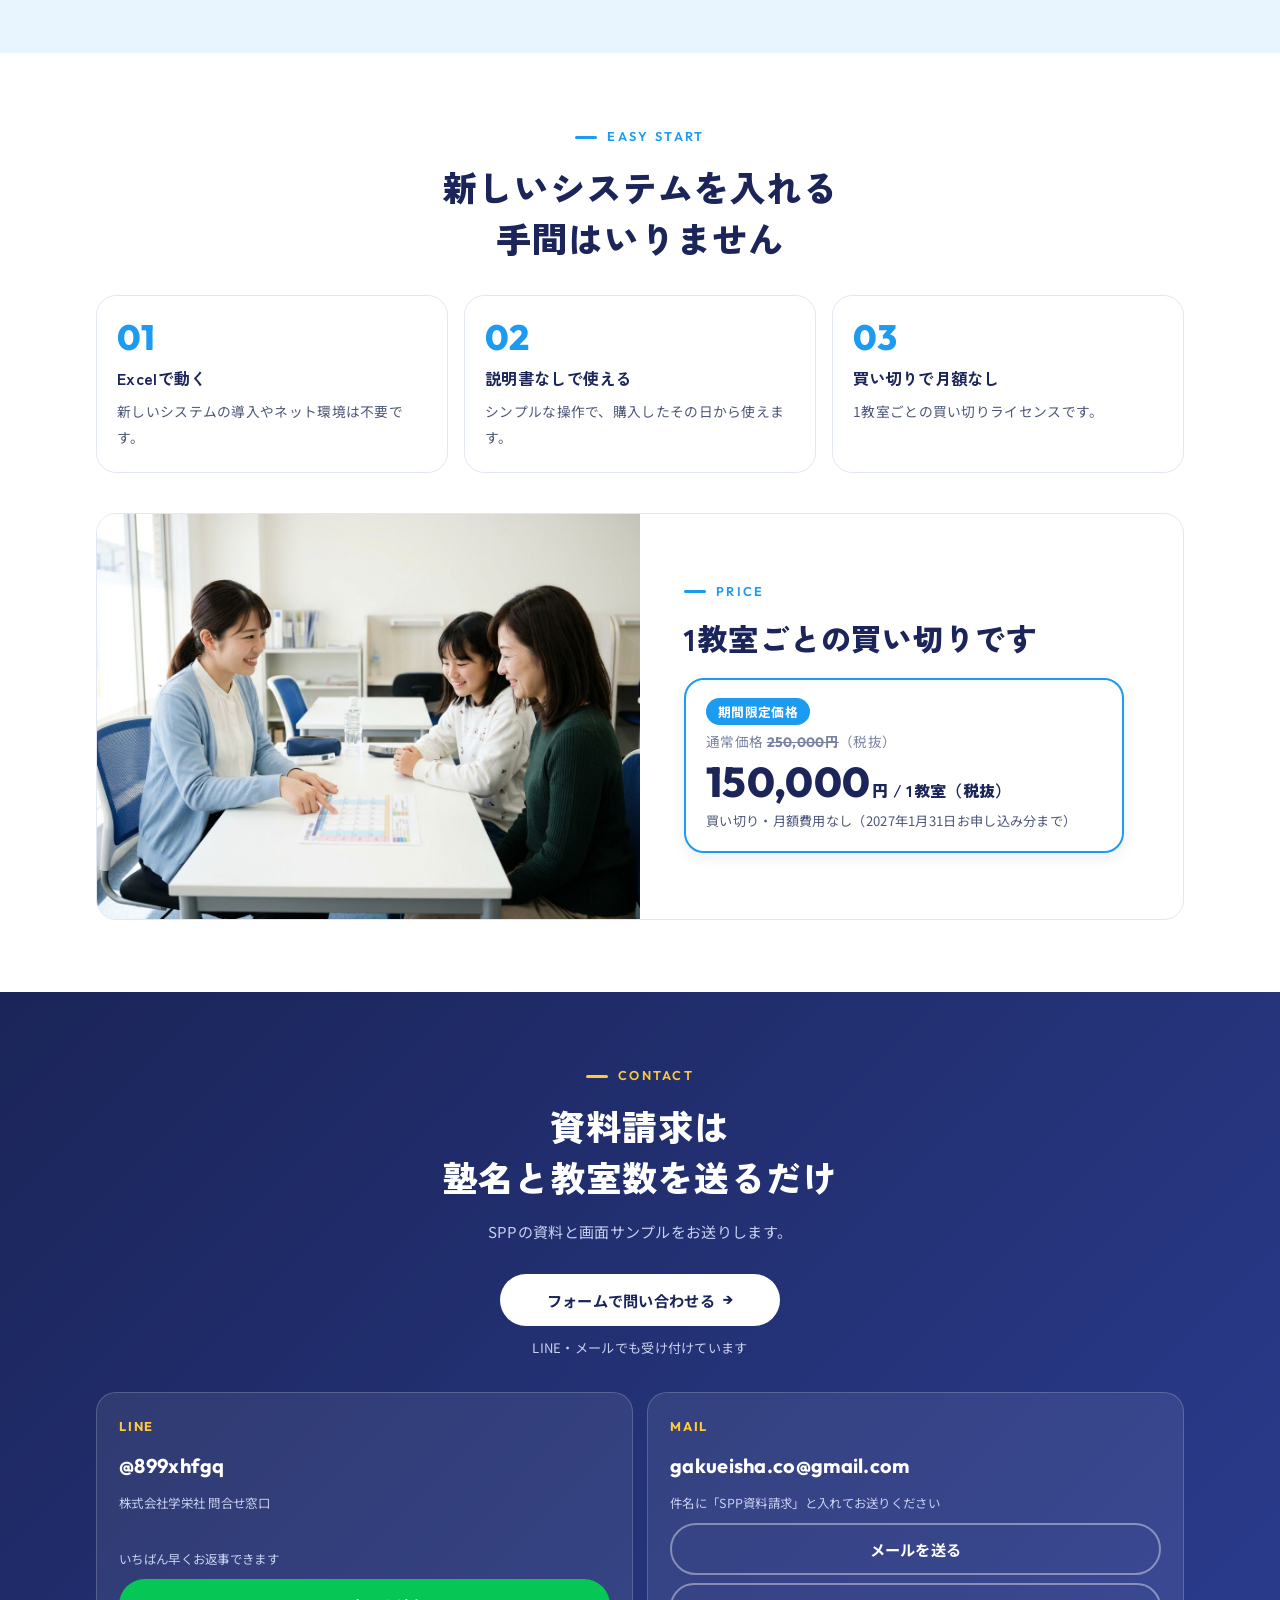
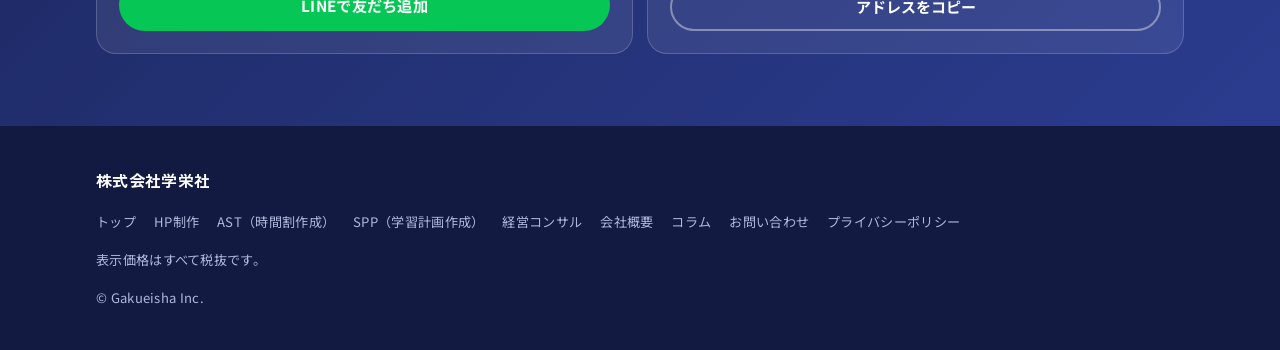
<file: spp.html>
<!doctype html>
<html lang="ja">
<head>
<meta charset="utf-8">
<meta name="viewport" content="width=device-width, initial-scale=1, viewport-fit=cover">
<title>学習計画作成ツールSPP｜個別指導塾の宿題管理ソフト（Excel・買い切り）｜学栄社</title>
<meta name="description" content="教材と期間を入れるだけで1日単位の宿題スケジュールを自動作成する、個別指導塾・個人塾のための学習計画作成ツール「SPP（Study Planner Plus）」。進捗グラフで面談にも使えるExcelの買い切りソフトです。">
<link rel="preconnect" href="https://fonts.googleapis.com"><link rel="preconnect" href="https://fonts.gstatic.com" crossorigin>
<link rel="stylesheet" href="https://fonts.googleapis.com/css2?family=Zen+Kaku+Gothic+New:wght@500;700;900&family=Noto+Sans+JP:wght@400;500;700&family=Outfit:wght@500;600;700;800&display=swap">
<!--SEO-->
<link rel="canonical" href="https://gakueisha.jp/spp.html">
<meta property="og:type" content="website">
<meta property="og:site_name" content="株式会社学栄社">
<meta property="og:title" content="学習計画作成ツールSPP｜個別指導塾の宿題管理ソフト（Excel・買い切り）｜学栄社">
<meta property="og:description" content="教材と期間を入れるだけで1日単位の宿題スケジュールを自動作成する、個別指導塾・個人塾のための学習計画作成ツール「SPP（Study Planner Plus）」。進捗グラフで面談にも使えるExcelの買い切りソフトです。">
<meta property="og:url" content="https://gakueisha.jp/spp.html">
<meta property="og:image" content="https://gakueisha.jp/img/og-spp.jpg">
<meta property="og:locale" content="ja_JP">
<meta name="twitter:card" content="summary_large_image">
<link rel="icon" href="img/favicon.svg" type="image/svg+xml">
<script type="application/ld+json">{"@context": "https://schema.org", "@graph": [{"@type": "SoftwareApplication", "name": "SPP（Study Planner Plus）学習計画作成ツール", "applicationCategory": "BusinessApplication", "operatingSystem": "Windows（Microsoft Excelが必要）", "description": "教材と期間を入れるだけで、1日単位の宿題スケジュールを自動作成する学習塾向けの学習計画作成ツール。", "url": "https://gakueisha.jp/spp.html", "image": "https://gakueisha.jp/img/spp-editor.jpg", "offers": {"@type": "Offer", "price": "150000", "priceCurrency": "JPY", "priceValidUntil": "2027-01-31", "description": "期間限定価格（税抜・1教室・買い切り）"}, "publisher": {"@id": "https://gakueisha.jp/#org"}}, {"@type": "BreadcrumbList", "itemListElement": [{"@type": "ListItem", "position": 1, "name": "トップ", "item": "https://gakueisha.jp/"}, {"@type": "ListItem", "position": 2, "name": "学習計画作成ツールSPP", "item": "https://gakueisha.jp/spp.html"}]}]}</script>
<!--/SEO-->
<link rel="stylesheet" href="site.css">
<style>
.pills{display:grid;grid-template-columns:repeat(2,minmax(0,1fr));gap:8px;margin-top:22px}
.pills span{background:var(--card);border:2px solid var(--c);color:var(--c);border-radius:999px;padding:8px 6px;text-align:center;font-weight:700;font-size:.8rem;line-height:1.4;display:grid;place-items:center}
.spp-vis{position:relative;padding-bottom:40px}
.spp-vis > img{border-radius:var(--r)}
.spp-vis .shot{position:absolute;right:-2%;bottom:0;width:44%}
.oneday{display:grid;gap:28px;align-items:center}
.oneday .shot{max-width:380px;margin:0 auto}
@media (min-width:860px){.oneday{grid-template-columns:1fr 1.2fr}}
</style>
<!-- Google tag (gtag.js) -->
<script async src="https://www.googletagmanager.com/gtag/js?id=G-DGD4G7DNEV"></script>
<script>window.dataLayer=window.dataLayer||[];function gtag(){dataLayer.push(arguments);}gtag('js',new Date());gtag('config','G-DGD4G7DNEV');</script>
</head>
<body class="p-spp" data-page="spp">
<header class="top"><div class="wrap"><a class="logo" href="./"><span class="mk">学</span><span><b>株式会社学栄社</b><small>学習塾のための4つのサービス</small></span></a><button class="menu-btn" type="button" aria-label="メニュー" aria-expanded="false"><span></span></button><nav class="gnav"><a href="hp.html"><i style="background:var(--hp)"></i>HP制作</a><a href="ast.html"><i style="background:var(--ast)"></i>AST（時間割作成）</a><a href="spp.html" aria-current="page"><i style="background:var(--spp)"></i>SPP（学習計画作成）</a><a href="consult.html"><i style="background:var(--con)"></i>経営コンサル</a><a class="cta" href="contact.html">お問い合わせ</a></nav></div></header>

<section class="s-hero">
  <div class="wrap grid">
    <div>
      <span class="tag">個別指導塾・個人塾の学習計画作成ツール</span>
      <p class="name">SPP<small>Study Planner Plus</small></p>
      <h1>教材と期間を入れるだけ。<br>宿題のスケジュールが<br><span class="mark">ボタンひとつ</span>で完成。</h1>
      <p class="lead">宿題管理から面談の準備、毎日の進捗チェックまでを1本にまとめました。Excelで動く、月額なしの買い切り型です。</p>
      <div class="pills"><span>宿題管理の効率UP</span><span>専用カリキュラムで差別化</span><span>テストまでの計画品質UP</span><span>面談の説得力UP</span></div>
      <div class="btns"><a class="btn btn-main" href="#contact">資料を請求する <span class="arw">→</span></a><a class="btn btn-ghost" href="#how">使い方を見る</a></div>
    </div>
    <div class="spp-vis rv">
      <img src="img/p07.jpg" alt="学習計画表を見ながら自習する中学生" width="900" height="649">
      <figure class="shot"><img src="img/spp-graph.jpg" alt="目標と実際のペースを比べるグラフ" width="675" height="389"></figure>
    </div>
  </div>
</section>

<section class="bg-soft">
  <div class="wrap">
    <div class="center"><p class="eyebrow">Problem</p><h2 class="h2">宿題の管理、<br>先生の頭の中だけになっていませんか？</h2></div>
    <div class="probs">
      <article class="rv"><div class="ic" style="color:var(--c)"><svg viewBox="0 0 40 40" fill="none" stroke="currentColor" stroke-width="2.6" stroke-linecap="round"><path d="M9 7h22v27H9z"/><path d="M14 14h12M14 20h12M14 26h7"/></svg></div><div><b>宿題の量と範囲を毎回手で決めている</b><span>生徒ごとに教材も進度も違うので、計画づくりに時間がかかる。</span></div></article>
      <article class="rv"><div class="ic" style="color:var(--c)"><svg viewBox="0 0 40 40" fill="none" stroke="currentColor" stroke-width="2.6" stroke-linecap="round"><circle cx="20" cy="20" r="14"/><path d="M20 12v9l6 3"/></svg></div><div><b>テストまでに終わるか分からない</b><span>遅れに気づくのが直前になり、追い込みで何とかしている。</span></div></article>
      <article class="rv"><div class="ic" style="color:var(--c)"><svg viewBox="0 0 40 40" fill="none" stroke="currentColor" stroke-width="2.6" stroke-linecap="round"><circle cx="14" cy="15" r="5"/><circle cx="27" cy="15" r="5"/><path d="M5 33c1-6 5-9 9-9s8 3 9 9M18 33c1-6 5-9 9-9s8 3 9 9"/></svg></div><div><b>面談で進み具合を見せられない</b><span>「頑張っています」以上の説明ができず、説得力が出ない。</span></div></article>
      <article class="rv"><div class="ic" style="color:var(--c)"><svg viewBox="0 0 40 40" fill="none" stroke="currentColor" stroke-width="2.6" stroke-linecap="round"><rect x="6" y="9" width="28" height="20" rx="3"/><path d="M14 34h12M20 29v5"/></svg></div><div><b>学習管理システムは高い・難しい</b><span>月額費用がかかり、講師に使い方を覚えてもらうのも大変。</span></div></article>
    </div>
  </div>
</section>

<section>
  <div class="wrap oneday">
    <figure class="shot rv"><img src="img/spp-oneday.jpg" alt="志望校合格までの学習計画を1日単位で作成する例" width="620" height="708"></figure>
    <div class="rv">
      <p class="eyebrow">Daily Plan</p>
      <h2 class="h2">志望校までの学習計画を<br><em>「1日単位」</em>で個別に作成</h2>
      <p class="lead">どのテキストを、いつ、どれくらいやるか。1日単位での管理を可能にしました。予定どおりにできなかった、これも追加したい。そんなよくある調整も、ボタンひとつで反映できます。</p>
    </div>
  </div>
</section>

<section id="how" class="bg-c">
  <div class="wrap">
    <div class="center"><p class="eyebrow">How to Use</p><h2 class="h2">入力して、ボタンを押して、<br>印刷して配るだけ</h2></div>
    <div class="zig">
      <article class="rv">
        <figure class="media shot"><img src="img/spp-editor.jpg" alt="SPPの編集画面" width="1300" height="461"></figure>
        <div><p class="num">01</p><h3>宿題を組む編集画面</h3><p>科目・教材・範囲・ペースを入力して「自動割当て」ボタンを押すと、「やる日」と「量」がすべて自動で割り振られます。学期や講習の宿題計画を、生徒ごとにまとめて作れます。</p></div>
      </article>
      <article class="rv">
        <figure class="media shot"><img src="img/spp-calendar.jpg" alt="カレンダー形式の学習計画表。日ごとの宿題が書かれている" width="596" height="386"></figure>
        <div><p class="num">02</p><h3>生徒に配る学習計画表</h3><p>1日ごとの宿題がカレンダー形式でひと目でわかります。印刷して配るだけで、生徒と保護者に予定を共有できます。</p></div>
      </article>
      <article class="rv">
        <figure class="media shot"><img src="img/spp-graph.jpg" alt="目標と実際のペースを比べるグラフ" width="675" height="389"></figure>
        <div><p class="num">03</p><h3>進捗がわかるペースグラフ</h3><p>目標のペースと実際の進み具合をグラフで比較。どれくらい遅れていて、どう取り戻すかが見えるので、面談での説明にそのまま使えます。</p></div>
      </article>
    </div>
  </div>
</section>

<section>
  <div class="wrap">
    <div class="center"><p class="eyebrow">Easy Start</p><h2 class="h2">新しいシステムを入れる<br>手間はいりません</h2></div>
    <div class="cards3">
      <div class="rv"><p class="n">01</p><b>Excelで動く</b><span>新しいシステムの導入やネット環境は不要です。</span></div>
      <div class="rv"><p class="n">02</p><b>説明書なしで使える</b><span>シンプルな操作で、購入したその日から使えます。</span></div>
      <div class="rv"><p class="n">03</p><b>買い切りで月額なし</b><span>1教室ごとの買い切りライセンスです。</span></div>
    </div>
    <div class="band rv" style="margin-top:40px">
      <div class="ph"><img src="img/p04.jpg" alt="講師が生徒に学習計画表を見せて面談している様子" width="800" height="600"></div>
      <div class="tx"><p class="eyebrow">Price</p><h2 class="h2" style="font-size:clamp(1.35rem,5vw,1.9rem)">1教室ごとの買い切りです</h2>
        <p class="offer" style="margin-top:18px;border-width:2px"><span class="t">期間限定価格</span><span class="was">通常価格 <s>250,000円</s>（税抜）</span><span class="p">150,000<small>円 / 1教室（税抜）</small></span><span class="n">買い切り・月額費用なし（2027年1月31日お申し込み分まで）</span></p></div>
    </div>
  </div>
</section>

<div id="ct" data-subject="SPP資料請求" data-title="資料請求は<br>塾名と教室数を送るだけ" data-lead="SPPの資料と画面サンプルをお送りします。"></div>
<footer><div class="wrap"><b>株式会社学栄社</b><nav><a href="./">トップ</a><a href="hp.html">HP制作</a><a href="ast.html">AST（時間割作成）</a><a href="spp.html">SPP（学習計画作成）</a><a href="consult.html">経営コンサル</a><a href="company.html">会社概要</a><a href="column.html">コラム</a><a href="contact.html">お問い合わせ</a><a href="privacy.html">プライバシーポリシー</a></nav><span>表示価格はすべて税抜です。</span><span>© Gakueisha Inc.</span></div></footer>
<script src="main.js"></script>
</body>
</html>
</file>
<file: site.css>
/* 株式会社学栄社 サイト共通スタイル（モバイルファースト） */
:root{
  --ink:#1b2559; --ink-soft:#4d5779; --muted:#7a83a3;
  --bg:#ffffff; --soft:#f3f6fd; --soft2:#e9effc; --line:#e1e7f3; --card:#ffffff;
  --brand:#2f54eb; --brand-d:#1d3bc0; --accent:#ffc93c;
  --hp:#ff6b5b; --hp-s:#fff0ed; --ast:#ff9418; --ast-s:#fff4e5; --spp:#1d9bf0; --spp-s:#e8f5ff; --con:#12a37d; --con-s:#e5f7f0;
  --c:var(--brand); --c-s:var(--soft2);
  --r:20px; --r-s:12px; --shadow:0 12px 36px rgba(27,37,89,.10); --shadow-s:0 4px 14px rgba(27,37,89,.08);
  --f-jp:"Zen Kaku Gothic New","Noto Sans JP",sans-serif; --f-body:"Noto Sans JP",sans-serif; --f-en:"Outfit","Zen Kaku Gothic New",sans-serif;
  color-scheme:light;
}
@media (prefers-color-scheme:dark){:root:not([data-theme="light"]){
  --ink:#e8ecfb; --ink-soft:#b9c1dc; --muted:#8d96b6; --bg:#0f1430; --soft:#161d40; --soft2:#1d2550; --line:#2a3360; --card:#182044;
  --hp-s:#3a1f24; --ast-s:#3a2a14; --spp-s:#13304a; --con-s:#123a30; color-scheme:dark}}
:root[data-theme="dark"]{--ink:#e8ecfb; --ink-soft:#b9c1dc; --muted:#8d96b6; --bg:#0f1430; --soft:#161d40; --soft2:#1d2550; --line:#2a3360; --card:#182044;
  --hp-s:#3a1f24; --ast-s:#3a2a14; --spp-s:#13304a; --con-s:#123a30; color-scheme:dark}

body.p-hp{--c:var(--hp);--c-s:var(--hp-s)} body.p-ast{--c:var(--ast);--c-s:var(--ast-s)}
body.p-spp{--c:var(--spp);--c-s:var(--spp-s)} body.p-con{--c:var(--con);--c-s:var(--con-s)}

*,*::before,*::after{box-sizing:border-box}
html{scroll-behavior:smooth;-webkit-text-size-adjust:100%}
body{margin:0;background:var(--bg);color:var(--ink);font-family:var(--f-body);font-size:15px;line-height:1.85;letter-spacing:.02em;overflow-x:hidden}
img{max-width:100%;height:auto;display:block}
a{color:inherit}
h1,h2,h3{font-family:var(--f-jp);font-weight:900;line-height:1.45;margin:0;letter-spacing:.03em}
p{margin:0}
.wrap{width:100%;max-width:1120px;margin:0 auto;padding:0 16px}
section{padding:72px 0}
.bg-soft{background:var(--soft)}
.bg-c{background:var(--c-s)}

/* 見出し */
.eyebrow{font-family:var(--f-en);font-weight:600;font-size:.8rem;letter-spacing:.18em;color:var(--c);text-transform:uppercase;display:flex;align-items:center;gap:10px;margin-bottom:12px}
.eyebrow::before{content:"";width:22px;height:3px;border-radius:2px;background:currentColor}
.h2{font-size:clamp(1.5rem,5.6vw,2.2rem)}
.h2 em{font-style:normal;color:var(--c)}
.lead{color:var(--ink-soft);margin-top:16px;max-width:42em}
.center{text-align:center}.center .eyebrow{justify-content:center}.center .lead{margin-left:auto;margin-right:auto}
.mark{background:linear-gradient(transparent 62%,rgba(255,201,60,.65) 62%)}

/* ヘッダー */
.top{position:sticky;top:0;z-index:50;background:color-mix(in srgb,var(--bg) 88%,transparent);backdrop-filter:blur(10px);-webkit-backdrop-filter:blur(10px);border-bottom:1px solid var(--line)}
.top .wrap{display:flex;align-items:center;justify-content:space-between;height:62px;gap:12px}
.logo{display:flex;align-items:center;gap:10px;text-decoration:none}
.logo .mk{width:36px;height:36px;border-radius:10px;background:linear-gradient(135deg,var(--brand),#6b8cff);color:#fff;display:grid;place-items:center;font-family:var(--f-jp);font-weight:900;font-size:1.05rem;flex:none}
.logo b{font-family:var(--f-jp);font-weight:900;font-size:1rem;line-height:1.2;display:block}
.logo small{display:block;font-size:.68rem;color:var(--muted);line-height:1.2}
.menu-btn{width:44px;height:44px;border:0;border-radius:12px;background:var(--soft2);color:var(--ink);display:grid;place-items:center;cursor:pointer}
.menu-btn span{display:block;width:18px;height:2px;background:currentColor;border-radius:2px;box-shadow:0 -6px 0 currentColor,0 6px 0 currentColor}
.gnav{position:fixed;inset:62px 0 auto 0;background:var(--bg);border-bottom:1px solid var(--line);padding:12px 16px 20px;display:none;flex-direction:column;gap:4px;box-shadow:var(--shadow)}
.gnav.open{display:flex}
.gnav a{text-decoration:none;font-weight:700;padding:12px 10px;border-radius:10px;display:flex;align-items:center;gap:10px}
.gnav a:hover{background:var(--soft)}
.gnav a i{width:10px;height:10px;border-radius:50%;flex:none}
.gnav .cta{background:var(--ink);color:var(--bg);justify-content:center;margin-top:8px}
@media (min-width:1180px){
  .menu-btn{display:none}
  .gnav{position:static;display:flex;flex-direction:row;align-items:center;padding:0;border:0;box-shadow:none;background:none;gap:2px}
  .gnav a{font-size:.88rem;padding:8px 12px}
  .gnav .cta{margin:0 0 0 8px;padding:9px 18px;border-radius:999px}
}

/* ボタン */
.btns{display:flex;flex-wrap:wrap;gap:10px;margin-top:28px}
.btn{display:inline-flex;align-items:center;justify-content:center;gap:8px;min-height:52px;padding:0 26px;border-radius:999px;font-weight:700;text-decoration:none;font-size:.95rem;border:2px solid transparent;transition:transform .15s,box-shadow .15s}
.btn:hover{transform:translateY(-2px);box-shadow:var(--shadow-s)}
.btn-main{background:var(--c);color:#fff}
.btn-ink{background:var(--ink);color:var(--bg)}
.btn-line{background:#06c755;color:#fff}
.btn-ghost{border-color:var(--line);background:var(--card);color:var(--ink)}
.btn .arw{font-family:var(--f-en)}

/* 写真差し替え予定の目印 */
.ph{position:relative;border-radius:var(--r);overflow:hidden;background:var(--soft2)}
.ph img{width:100%;height:100%;object-fit:cover}
.ph[data-ph]::after{content:"写真差し替え予定 " attr(data-ph);position:absolute;left:10px;top:10px;font-size:.66rem;font-weight:700;background:rgba(27,37,89,.82);color:#fff;padding:3px 9px;border-radius:999px;letter-spacing:.05em}

/* 端末モック */
.laptop{background:#1b2559;border-radius:14px 14px 4px 4px;padding:8px 8px 10px;position:relative;box-shadow:var(--shadow)}
.laptop img{border-radius:6px;width:100%}
.laptop::after{content:"";position:absolute;left:-6%;right:-6%;bottom:-12px;height:12px;background:linear-gradient(#cdd6ee,#aab6d8);border-radius:0 0 14px 14px}
.phone{background:#1b2559;border-radius:30px;padding:9px;box-shadow:var(--shadow);width:100%}
.phone img{border-radius:22px;width:100%;aspect-ratio:399/800;object-fit:cover;object-position:top}
.shot{background:var(--card);border:1px solid var(--line);border-radius:var(--r-s);padding:8px;box-shadow:var(--shadow-s)}
.shot img{border-radius:8px;width:100%}
.shot figcaption{font-size:.75rem;color:var(--muted);padding:8px 4px 2px}
figure{margin:0}

/* ===== トップ ===== */
.t-hero{position:relative;padding:44px 0 64px;overflow:hidden;background:radial-gradient(circle at 85% 10%,#dfe7ff 0,transparent 45%),radial-gradient(circle at 5% 90%,#fff3d1 0,transparent 40%),var(--bg)}
.t-hero .grid{display:grid;gap:40px;align-items:center}
.t-hero h1{font-size:clamp(1.85rem,8vw,3.1rem)}
.t-hero h1 .c{color:var(--brand)}
.t-hero .lead{font-size:1rem}
.chips{display:flex;flex-wrap:wrap;gap:8px;margin-top:20px}
.chips span{font-size:.78rem;font-weight:700;padding:6px 12px;border-radius:999px;background:var(--card);border:1px solid var(--line)}
.collage{position:relative;padding:0 6% 40px 0}
.collage .laptop{width:88%}
.collage .phone{position:absolute;right:0;bottom:0;width:28%;border-radius:22px;padding:6px}
.collage .phone img{border-radius:17px}
.collage .float{position:absolute;left:-2%;bottom:-6px;width:42%;background:var(--card);border-radius:14px;padding:8px;box-shadow:var(--shadow)}
.collage .float img{border-radius:8px}
.collage .float p{font-size:.68rem;font-weight:700;color:var(--muted);padding:4px 4px 0}
@media (min-width:900px){.t-hero{padding:72px 0 96px}.t-hero .grid{grid-template-columns:1.05fr 1fr}}

.svc{display:grid;gap:20px;margin-top:36px}
.svc a{display:grid;grid-template-rows:auto 1fr;background:var(--card);border:1px solid var(--line);border-radius:var(--r);overflow:hidden;text-decoration:none;box-shadow:var(--shadow-s);transition:transform .2s,box-shadow .2s}
.svc a:hover{transform:translateY(-4px);box-shadow:var(--shadow)}
.svc .thumb{aspect-ratio:16/10;background:var(--c-s);display:grid;place-items:center;overflow:hidden;position:relative}
.svc .thumb img{width:100%;height:100%;object-fit:cover}
.svc .thumb .no{position:absolute;left:14px;top:12px;font-family:var(--f-en);font-weight:700;font-size:.8rem;color:#fff;background:var(--c);padding:2px 10px;border-radius:999px}
.svc .body{display:grid;grid-template-rows:auto auto 1fr auto auto;gap:8px;padding:20px 20px 22px}
.svc .for{font-size:.78rem;font-weight:700;color:var(--c)}
.svc h3{font-size:1.18rem}
.svc .desc{font-size:.88rem;color:var(--ink-soft)}
.svc .meta{font-family:var(--f-en);font-weight:700;font-size:1.6rem;color:var(--ink);border-top:1px dashed var(--line);padding-top:12px;line-height:1.3}
.svc .meta small{font-family:var(--f-jp);font-size:.78rem;margin-left:4px;color:var(--ink-soft)}
.svc .go{font-size:.85rem;font-weight:700;color:var(--c)}
.svc .s-hp{--c:var(--hp);--c-s:var(--hp-s)} .svc .s-ast{--c:var(--ast);--c-s:var(--ast-s)} .svc .s-spp{--c:var(--spp);--c-s:var(--spp-s)} .svc .s-con{--c:var(--con);--c-s:var(--con-s)}
@media (min-width:640px){.svc{grid-template-columns:repeat(2,minmax(0,1fr))}}
@media (min-width:1080px){.svc{grid-template-columns:repeat(4,minmax(0,1fr))}.svc .body{padding:18px 18px 20px}}

.why{display:grid;gap:18px;margin-top:36px}
.why article{display:grid;grid-template-columns:72px 1fr;gap:16px;align-items:start;background:var(--card);border-radius:var(--r);padding:20px;border:1px solid var(--line)}
.why .ic{width:72px;height:72px;border-radius:18px;background:var(--soft2);display:grid;place-items:center}
.why .ic svg{width:38px;height:38px}
.why h3{font-size:1.08rem;margin-bottom:6px}
.why p{font-size:.9rem;color:var(--ink-soft)}
@media (min-width:900px){.why{grid-template-columns:repeat(3,minmax(0,1fr))}.why article{grid-template-columns:1fr;text-align:left}}

.stats{display:grid;grid-template-columns:repeat(2,minmax(0,1fr));gap:12px;margin-top:32px}
.stats div{background:var(--card);border-radius:var(--r-s);padding:18px 12px;text-align:center;display:grid;grid-template-rows:1fr auto;gap:4px;border:1px solid var(--line)}
.stats b{font-family:var(--f-en);font-size:clamp(2rem,9vw,2.8rem);line-height:1.1;color:var(--c)}
.stats b small{font-family:var(--f-jp);font-size:.85rem;margin-left:2px}
.stats span{font-size:.78rem;font-weight:700;color:var(--ink-soft);line-height:1.5}
@media (min-width:760px){.stats{grid-template-columns:repeat(4,minmax(0,1fr))}}

.prof{display:grid;gap:28px;align-items:center;margin-top:32px}
.prof .ph{aspect-ratio:4/3}
.career{display:grid;gap:0;border-top:1px solid var(--line)}
.career div{display:grid;grid-template-columns:6.5em 1fr;gap:12px;padding:14px 2px;border-bottom:1px solid var(--line);font-size:.92rem}
.career .k{font-weight:700;color:var(--c)}
@media (min-width:860px){.prof{grid-template-columns:5fr 6fr}}

/* ===== サービスページ共通 ===== */
.s-hero{position:relative;overflow:hidden;padding:40px 0 64px;background:radial-gradient(circle at 90% 0,var(--c-s) 0,transparent 55%),radial-gradient(circle at 0 100%,var(--soft2) 0,transparent 45%),var(--bg)}
.s-hero .grid{display:grid;gap:36px;align-items:center}
.s-hero .tag{display:inline-flex;align-items:center;gap:8px;font-size:.8rem;font-weight:700;color:var(--c);background:var(--c-s);padding:6px 14px;border-radius:999px;margin-bottom:16px}
.s-hero .name{font-family:var(--f-en);font-weight:800;font-size:clamp(2.6rem,13vw,4.2rem);line-height:1;color:var(--c);letter-spacing:.02em}
.s-hero .name small{display:block;font-size:.8rem;font-weight:600;color:var(--muted);letter-spacing:.08em;margin-top:6px}
.s-hero h1{font-size:clamp(1.6rem,7vw,2.6rem);margin-top:14px}
.s-hero .vis{position:relative}
@media (min-width:900px){.s-hero{padding:64px 0 90px}.s-hero .grid{grid-template-columns:1fr 1.05fr}}

.offer{margin-top:24px;background:var(--card);border:2px solid var(--c);border-radius:var(--r);padding:18px 20px;display:grid;gap:4px;box-shadow:var(--shadow-s);max-width:440px}
.offer .t{font-size:.8rem;font-weight:700;color:#fff;background:var(--c);border-radius:999px;padding:2px 12px;justify-self:start}
.offer .p{font-family:var(--f-en);font-weight:800;font-size:2.6rem;line-height:1.1}
.offer .p small{font-family:var(--f-jp);font-size:1rem;margin-left:2px}
.offer .n{font-size:.82rem;color:var(--ink-soft)}

.probs{display:grid;gap:14px;margin-top:32px}
.probs article{display:grid;grid-template-columns:64px 1fr;gap:14px;align-items:center;background:var(--card);border:1px solid var(--line);border-radius:var(--r);padding:16px 18px}
.probs .ic{width:64px;height:64px;border-radius:50%;background:var(--c-s);display:grid;place-items:center}
.probs .ic svg{width:34px;height:34px}
.probs b{font-family:var(--f-jp);font-size:1rem;display:block;line-height:1.5}
.probs span{font-size:.85rem;color:var(--ink-soft);display:block;margin-top:4px}
@media (min-width:860px){.probs{grid-template-columns:repeat(2,minmax(0,1fr))}}

.zig{display:grid;gap:56px;margin-top:40px}
.zig article{display:grid;gap:22px;align-items:center}
.zig .num{font-family:var(--f-en);font-weight:800;font-size:3rem;line-height:1;color:var(--c);opacity:.9}
.zig h3{font-size:1.3rem;margin:8px 0 10px}
.zig p{color:var(--ink-soft);font-size:.94rem}
.zig ul{margin:12px 0 0;padding:0;list-style:none;display:grid;gap:6px}
.zig li{font-size:.9rem;padding-left:26px;position:relative}
.zig li::before{content:"";position:absolute;left:0;top:.45em;width:16px;height:16px;border-radius:50%;background:var(--c) url("data:image/svg+xml,%3Csvg xmlns='http://www.w3.org/2000/svg' viewBox='0 0 16 16'%3E%3Cpath d='M4 8.5l2.5 2.5L12 5.5' stroke='white' stroke-width='2' fill='none' stroke-linecap='round'/%3E%3C/svg%3E") center/100% no-repeat}
@media (min-width:900px){.zig article{grid-template-columns:1.1fr 1fr;gap:48px}.zig article:nth-child(even) .media{order:2}}

.cards3{display:grid;gap:16px;margin-top:32px}
.cards3 > div{background:var(--card);border:1px solid var(--line);border-radius:var(--r);padding:22px 20px;display:grid;grid-template-rows:auto auto 1fr;gap:6px}
.cards3 .n{font-family:var(--f-en);font-weight:800;font-size:2.2rem;line-height:1.1;color:var(--c)}
.cards3 .n small{font-family:var(--f-jp);font-size:.85rem;margin-left:2px}
.cards3 b{font-family:var(--f-jp);font-size:1.02rem}
.cards3 span{font-size:.86rem;color:var(--ink-soft)}
@media (min-width:640px){.cards3{grid-template-columns:repeat(2,minmax(0,1fr))}}
@media (min-width:960px){.cards3{grid-template-columns:repeat(3,minmax(0,1fr))}}

.pricing{display:grid;gap:16px;margin-top:32px;align-items:stretch}
.plan{background:var(--card);border:1px solid var(--line);border-radius:var(--r);padding:26px 22px;display:grid;grid-template-rows:auto auto auto 1fr;gap:8px;position:relative}
.plan.hl{border:2px solid var(--c);box-shadow:var(--shadow)}
.plan .badge{position:absolute;top:-13px;left:22px;background:var(--c);color:#fff;font-size:.75rem;font-weight:700;padding:3px 12px;border-radius:999px}
.plan h3{font-size:1.02rem}
.plan .p{font-family:var(--f-en);font-weight:800;font-size:2.4rem;line-height:1.1}
.plan .p small{font-family:var(--f-jp);font-size:.9rem;margin-left:2px}
.plan .s{font-size:.82rem;color:var(--muted)}
.plan ul{margin:6px 0 0;padding:0;list-style:none;display:grid;gap:6px;align-content:start}
.plan li{font-size:.86rem;padding-left:20px;position:relative}
.plan li::before{content:"✓";position:absolute;left:0;color:var(--c);font-weight:700}
@media (min-width:860px){.pricing{grid-template-columns:repeat(3,minmax(0,1fr))}}
.fine{font-size:.78rem;color:var(--muted);margin-top:16px;line-height:1.8}

.flow{list-style:none;margin:32px 0 0;padding:0;display:grid;gap:12px;counter-reset:f}
.flow li{counter-increment:f;display:grid;grid-template-columns:52px 1fr;gap:14px;align-items:start;background:var(--card);border:1px solid var(--line);border-radius:var(--r-s);padding:16px}
.flow li::before{content:counter(f,decimal-leading-zero);font-family:var(--f-en);font-weight:800;font-size:1.2rem;color:#fff;background:var(--c);width:52px;height:52px;border-radius:14px;display:grid;place-items:center}
.flow b{font-family:var(--f-jp);display:block}
.flow span{font-size:.86rem;color:var(--ink-soft)}
@media (min-width:960px){.flow{grid-template-columns:repeat(var(--n,5),minmax(0,1fr))}.flow li{grid-template-columns:1fr;grid-template-rows:auto 1fr}}

.faq{margin-top:28px;display:grid;gap:10px}
.faq details{background:var(--card);border:1px solid var(--line);border-radius:var(--r-s);padding:4px 18px}
.faq summary{cursor:pointer;font-weight:700;padding:14px 0;list-style:none;display:flex;gap:12px;align-items:flex-start}
.faq summary::-webkit-details-marker{display:none}
.faq summary::before{content:"Q";font-family:var(--f-en);font-weight:800;color:var(--c);flex:none}
.faq details p{padding:0 0 16px 26px;color:var(--ink-soft);font-size:.9rem}

.voices{display:grid;gap:14px;margin-top:28px}
.voices blockquote{margin:0;background:var(--card);border-radius:var(--r);padding:22px 20px 20px;border:1px solid var(--line);position:relative;font-size:.92rem}
.voices blockquote::before{content:"“";font-family:var(--f-en);font-size:3.4rem;line-height:1;color:var(--c);position:absolute;top:2px;right:16px;opacity:.35}
.voices cite{display:block;font-style:normal;font-size:.78rem;color:var(--muted);margin-top:8px}
@media (min-width:860px){.voices{grid-template-columns:repeat(3,minmax(0,1fr))}}

.spec{margin:28px 0 0;border-top:1px solid var(--line)}
.spec div{display:grid;grid-template-columns:6.5em 1fr;gap:12px;padding:14px 2px;border-bottom:1px solid var(--line);font-size:.9rem}
.spec dt{font-weight:700;color:var(--c)} .spec dd{margin:0}

.band{border-radius:var(--r);overflow:hidden;display:grid;background:var(--card);border:1px solid var(--line)}
.band .ph,.band > img{border-radius:0;aspect-ratio:16/10}
.band .tx{padding:24px 20px}
@media (min-width:860px){.band{grid-template-columns:1fr 1fr}.band .ph{aspect-ratio:auto;min-height:340px}.band .tx{padding:44px;align-self:center}}

/* お問い合わせ */
.contact{background:linear-gradient(135deg,#1b2559,#2b3c8f);color:#fff}
.contact .eyebrow{color:var(--accent)}
.contact .lead{color:#c9d1f0}
.cbox{display:grid;gap:14px;margin-top:32px}
.cbox > div{background:rgba(255,255,255,.08);border:1px solid rgba(255,255,255,.18);border-radius:var(--r);padding:22px;display:grid;grid-template-rows:auto auto 1fr auto;gap:8px}
.cbox .k{font-family:var(--f-en);font-weight:700;letter-spacing:.14em;font-size:.8rem;color:var(--accent)}
.cbox .addr{font-family:var(--f-en);font-size:1.25rem;font-weight:700;word-break:break-all}
.cbox .hint{font-size:.78rem;color:#c9d1f0}
.copy{min-height:48px;border-radius:999px;border:2px solid rgba(255,255,255,.4);background:none;color:#fff;font:inherit;font-weight:700;cursor:pointer;width:100%}
@media (min-width:760px){.cbox{grid-template-columns:1fr 1fr}}

footer{background:#121a42;color:#aeb7da;padding:40px 0 calc(40px + env(safe-area-inset-bottom));font-size:.82rem}
footer .wrap{display:grid;gap:14px}
footer b{color:#fff;font-family:var(--f-jp);font-size:1rem}
footer nav{display:flex;flex-wrap:wrap;gap:6px 18px}
footer a{text-decoration:none}
footer a:hover{color:#fff}

/* 表示アニメーション */
.rv{opacity:0;transform:translateY(18px);transition:opacity .6s,transform .6s}
.rv.on{opacity:1;transform:none}
@media (prefers-reduced-motion:reduce){.rv{opacity:1;transform:none;transition:none}html{scroll-behavior:auto}}

/* ===== 追加コンポーネント（参考サイトの良い点を反映） ===== */
.trust{display:grid;grid-template-columns:repeat(3,minmax(0,1fr));gap:8px;margin-top:20px;max-width:460px}
.trust div{background:var(--card);border:1px solid var(--line);border-radius:12px;padding:10px 6px;text-align:center;display:grid;grid-template-rows:1fr auto}
.trust b{font-family:var(--f-en);font-weight:800;font-size:1.35rem;line-height:1.2;color:var(--c)}
.trust b small{font-family:var(--f-jp);font-size:.7rem;margin-left:1px}
.trust span{font-size:.68rem;font-weight:700;color:var(--ink-soft);line-height:1.4}
.offer .was{font-size:.85rem;color:var(--muted)}
.offer .was s{font-family:var(--f-en);font-weight:700}
.zero{display:inline-block;margin-top:14px;font-weight:700;font-size:.92rem;background:var(--c-s);color:var(--ink);border-left:4px solid var(--c);padding:8px 14px;border-radius:0 10px 10px 0}

.diff{display:grid;gap:16px;margin-top:32px}
.diff article{background:var(--card);border:1px solid var(--line);border-radius:var(--r);padding:24px 20px;display:grid;grid-template-rows:auto auto 1fr;gap:8px;position:relative;overflow:hidden}
.diff .k{font-family:var(--f-en);font-weight:800;font-size:3.2rem;line-height:1;color:var(--c);opacity:.18;position:absolute;right:14px;top:8px}
.diff h3{font-size:1.15rem}
.diff p{font-size:.9rem;color:var(--ink-soft)}
@media (min-width:860px){.diff{grid-template-columns:repeat(3,minmax(0,1fr))}}

.chat{display:grid;gap:12px;background:#e9eef7;border-radius:var(--r);padding:20px 16px}
.chat .m{max-width:85%;padding:10px 14px;border-radius:16px;font-size:.88rem;line-height:1.6;position:relative}
.chat .me{justify-self:end;background:#8de07a;color:#14260f;border-bottom-right-radius:4px}
.chat .you{justify-self:start;background:#fff;color:#1b2559;border-bottom-left-radius:4px}
.chat .who{font-size:.68rem;color:#6a7392;margin-bottom:-6px}
.chat .who.r{justify-self:end}
.sup{display:grid;gap:28px;margin-top:32px;align-items:center}
@media (min-width:900px){.sup{grid-template-columns:1fr 1fr;gap:48px}}
.steps3{list-style:none;margin:0;padding:0;display:grid;gap:10px;counter-reset:s}
.steps3 li{counter-increment:s;display:grid;grid-template-columns:40px 1fr;gap:12px;align-items:center;background:var(--card);border:1px solid var(--line);border-radius:12px;padding:12px 14px;font-size:.9rem}
.steps3 li::before{content:counter(s);font-family:var(--f-en);font-weight:800;color:#fff;background:var(--c);width:40px;height:40px;border-radius:50%;display:grid;place-items:center}
.steps3 b{display:block;font-family:var(--f-jp)}

.vs{display:grid;gap:14px;margin-top:32px}
.vs > div{border-radius:var(--r);padding:22px 20px;display:grid;grid-template-rows:auto 1fr;gap:10px}
.vs .self{background:var(--card);border:1px solid var(--line)}
.vs .ours{background:var(--c-s);border:2px solid var(--c)}
.vs h3{font-size:1.05rem}
.vs ul{margin:0;padding:0;list-style:none;display:grid;gap:8px;align-content:start}
.vs li{font-size:.88rem;padding-left:24px;position:relative}
.vs .self li::before{content:"×";position:absolute;left:2px;color:#d0485a;font-weight:800}
.vs .ours li::before{content:"○";position:absolute;left:0;color:var(--c);font-weight:800}
@media (min-width:760px){.vs{grid-template-columns:1fr 1fr}}

.persona{display:grid;grid-template-columns:repeat(2,minmax(0,1fr));gap:10px;margin-top:32px}
.persona div{background:var(--card);border:1px solid var(--line);border-radius:14px;padding:16px 14px;display:grid;grid-template-rows:1fr auto;gap:10px}
.persona p{font-size:.88rem;font-weight:700;line-height:1.6}
.persona span{font-size:.75rem;font-weight:700;color:var(--c);border-top:1px dashed var(--line);padding-top:8px}
@media (min-width:860px){.persona{grid-template-columns:repeat(3,minmax(0,1fr))}}

.midcta{position:relative;border-radius:var(--r);overflow:hidden;color:#fff;min-height:300px;display:grid;align-items:end}
.midcta img{position:absolute;inset:0;width:100%;height:100%;object-fit:cover}
.midcta::before{content:"";position:absolute;inset:0;background:linear-gradient(0deg,rgba(18,26,66,.88) 10%,rgba(18,26,66,.25) 70%,transparent);z-index:1}
.midcta .in{position:relative;z-index:2;padding:28px 22px}
.midcta h2{font-size:clamp(1.3rem,5vw,1.9rem)}
.midcta p{color:#dfe5fa;margin-top:8px;font-size:.92rem}
@media (min-width:860px){.midcta{min-height:400px}.midcta .in{padding:44px}}

.safe{display:grid;grid-template-columns:repeat(2,minmax(0,1fr));gap:10px;margin-top:24px}
.safe div{background:var(--card);border:1px solid var(--line);border-radius:12px;padding:14px;display:grid;grid-template-columns:28px 1fr;gap:10px;align-items:center;font-size:.84rem;font-weight:700}
.safe i{width:28px;height:28px;border-radius:50%;background:var(--c);display:grid;place-items:center;color:#fff;font-style:normal;font-size:.85rem}
@media (min-width:860px){.safe{grid-template-columns:repeat(4,minmax(0,1fr))}}

.formula{margin-top:28px;background:var(--card);border:1px solid var(--line);border-radius:var(--r);padding:22px 18px;display:grid;gap:14px}
.formula .row{display:flex;flex-wrap:wrap;align-items:center;justify-content:center;gap:8px}
.formula .t{background:var(--c-s);border:2px solid var(--c);border-radius:12px;padding:8px 12px;font-weight:700;font-size:.9rem;text-align:center;line-height:1.4}
.formula .t.main{background:var(--c);color:#fff}
.formula .op{font-family:var(--f-en);font-weight:800;font-size:1.3rem;color:var(--muted)}
.formula .note{font-size:.8rem;color:var(--muted);text-align:center}

.sups{display:grid;gap:56px;margin-top:40px}
.sups article{display:grid;gap:22px;align-items:center}
.sups .tag2{font-family:var(--f-en);font-weight:800;font-size:.85rem;color:#fff;background:var(--c);display:inline-block;padding:3px 12px;border-radius:999px}
.sups h3{font-size:1.3rem;margin:10px 0}
.sups p{color:var(--ink-soft);font-size:.93rem}
.sups .media{border-radius:var(--r);overflow:hidden;aspect-ratio:4/3;background:var(--soft2)}
.sups .media img{width:100%;height:100%;object-fit:cover}
.sups .ql{margin:14px 0 0;padding:0;list-style:none;display:grid;gap:8px}
.sups .ql li{background:var(--card);border:1px solid var(--line);border-radius:10px;padding:10px 12px;font-size:.86rem}
.sups .ql li b{color:var(--c);margin-right:6px}
@media (min-width:900px){.sups article{grid-template-columns:1fr 1.1fr;gap:48px}.sups article:nth-child(even) .media{order:2}}

/* スマホ下部の固定ボタン */
.fixbar{position:fixed;left:0;right:0;bottom:0;z-index:60;display:grid;grid-template-columns:1fr 1fr;gap:8px;padding:10px 12px calc(10px + env(safe-area-inset-bottom));background:color-mix(in srgb,var(--bg) 92%,transparent);backdrop-filter:blur(8px);-webkit-backdrop-filter:blur(8px);border-top:1px solid var(--line);transform:translateY(110%);transition:transform .3s}
.fixbar.on{transform:none}
.fixbar a{min-height:48px;border-radius:999px;display:grid;place-items:center;font-weight:700;font-size:.9rem;text-decoration:none}
.fixbar .l{background:#06c755;color:#fff}.fixbar .c{background:var(--c);color:#fff}
@media (min-width:960px){.fixbar{display:none}}
body.has-fix footer{padding-bottom:calc(100px + env(safe-area-inset-bottom))}
@media (min-width:960px){body.has-fix footer{padding-bottom:40px}}

/* ===== 修正：見出しの強調・モバイルファーストの並び順 ===== */
.h2.big{font-size:clamp(2rem,9vw,3.2rem);line-height:1.35}
.svc-head{padding:8px 0 4px}
.svc-head .eyebrow{font-size:.95rem}
.svc-head .lead{font-size:1rem}
#service{border-top:6px solid var(--brand)}
.pimg{margin-top:28px;border-radius:var(--r);overflow:hidden;aspect-ratio:16/10}
.pimg img{width:100%;height:100%;object-fit:cover}
.plan .was{font-size:.82rem;color:var(--muted)}
.plan .was s,.offer .was s{font-family:var(--f-en);font-weight:700}
.offer .was{display:block}
/* スマホ：見出し・説明 → 画像 の順 */
.zig .media,.sups .media,.band > .ph,.oneday > .shot{order:2}
@media (min-width:860px){.band > .ph{order:0}.oneday > .shot{order:0}}
@media (min-width:900px){
  .zig article:nth-child(odd) .media,.sups article:nth-child(odd) .media{order:0}
  .zig article:nth-child(even) .media,.sups article:nth-child(even) .media{order:2}
}

.gnav a{white-space:nowrap}
</file>
